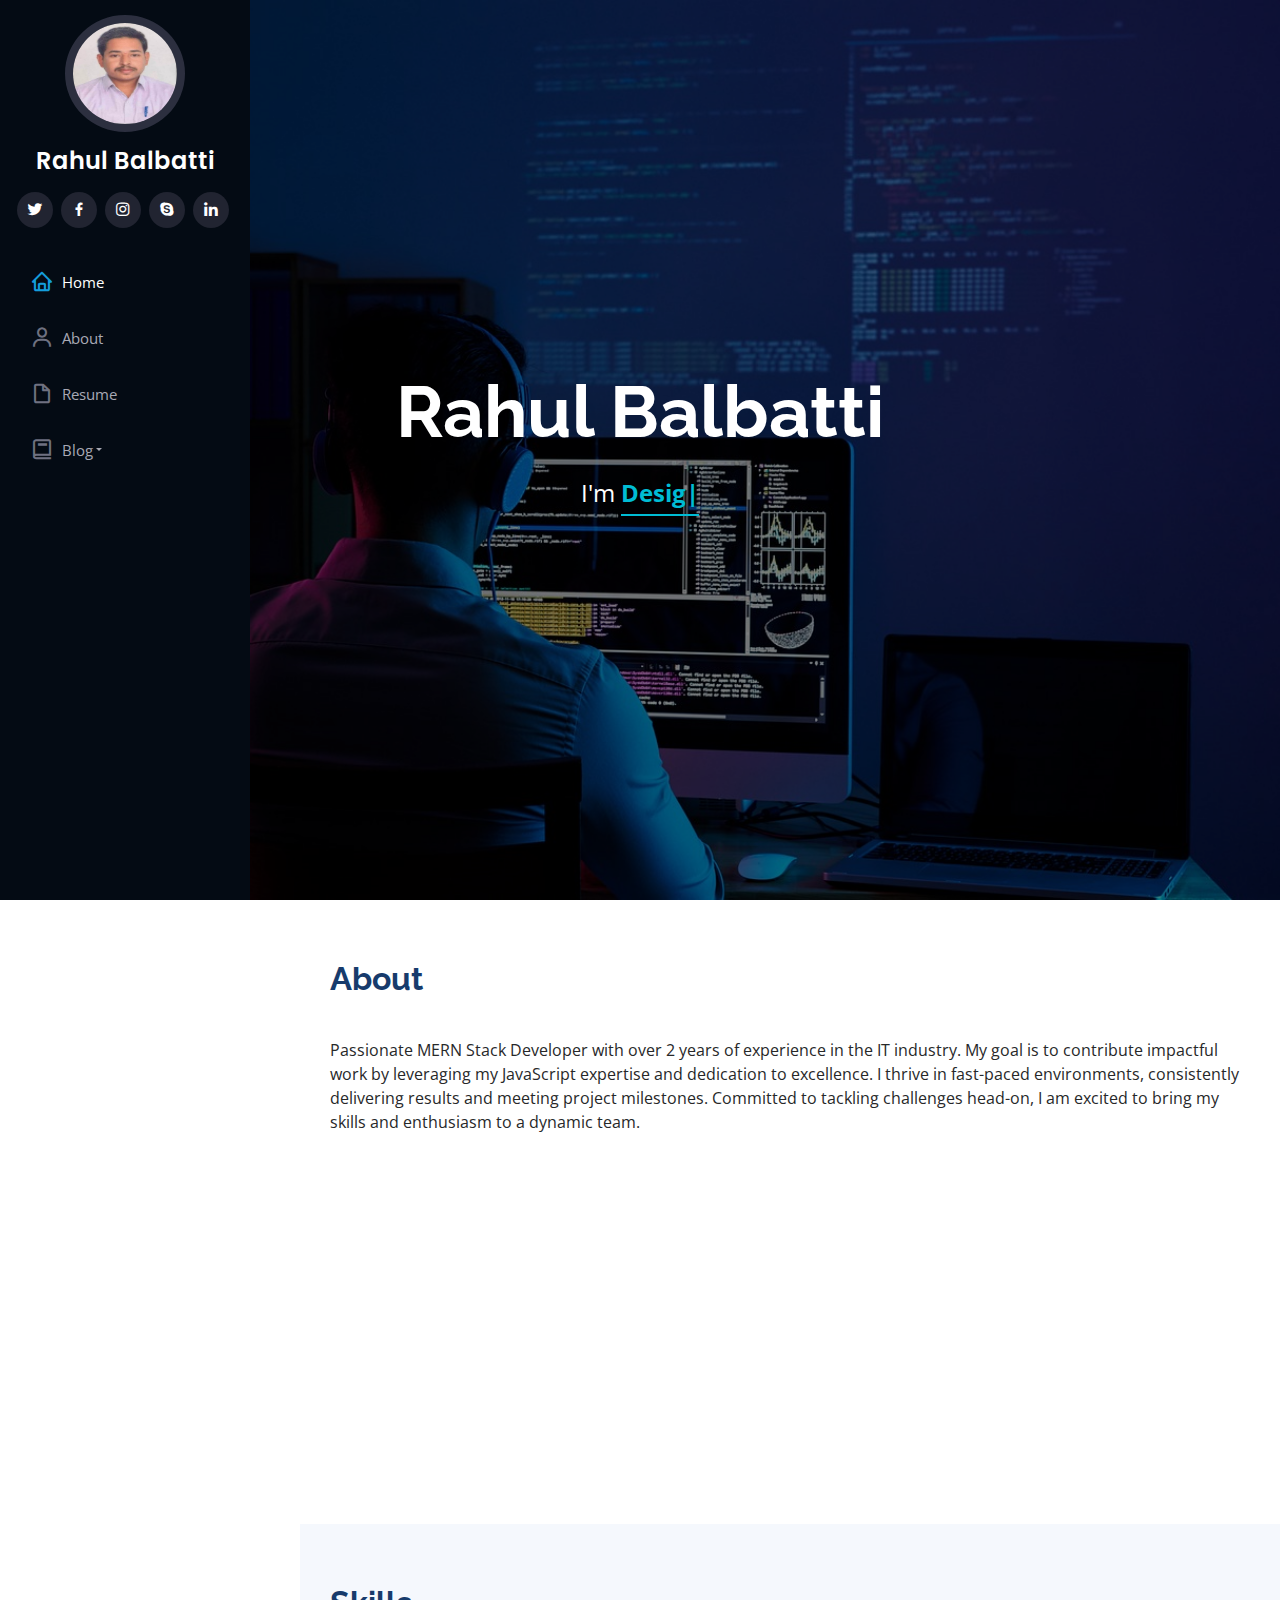
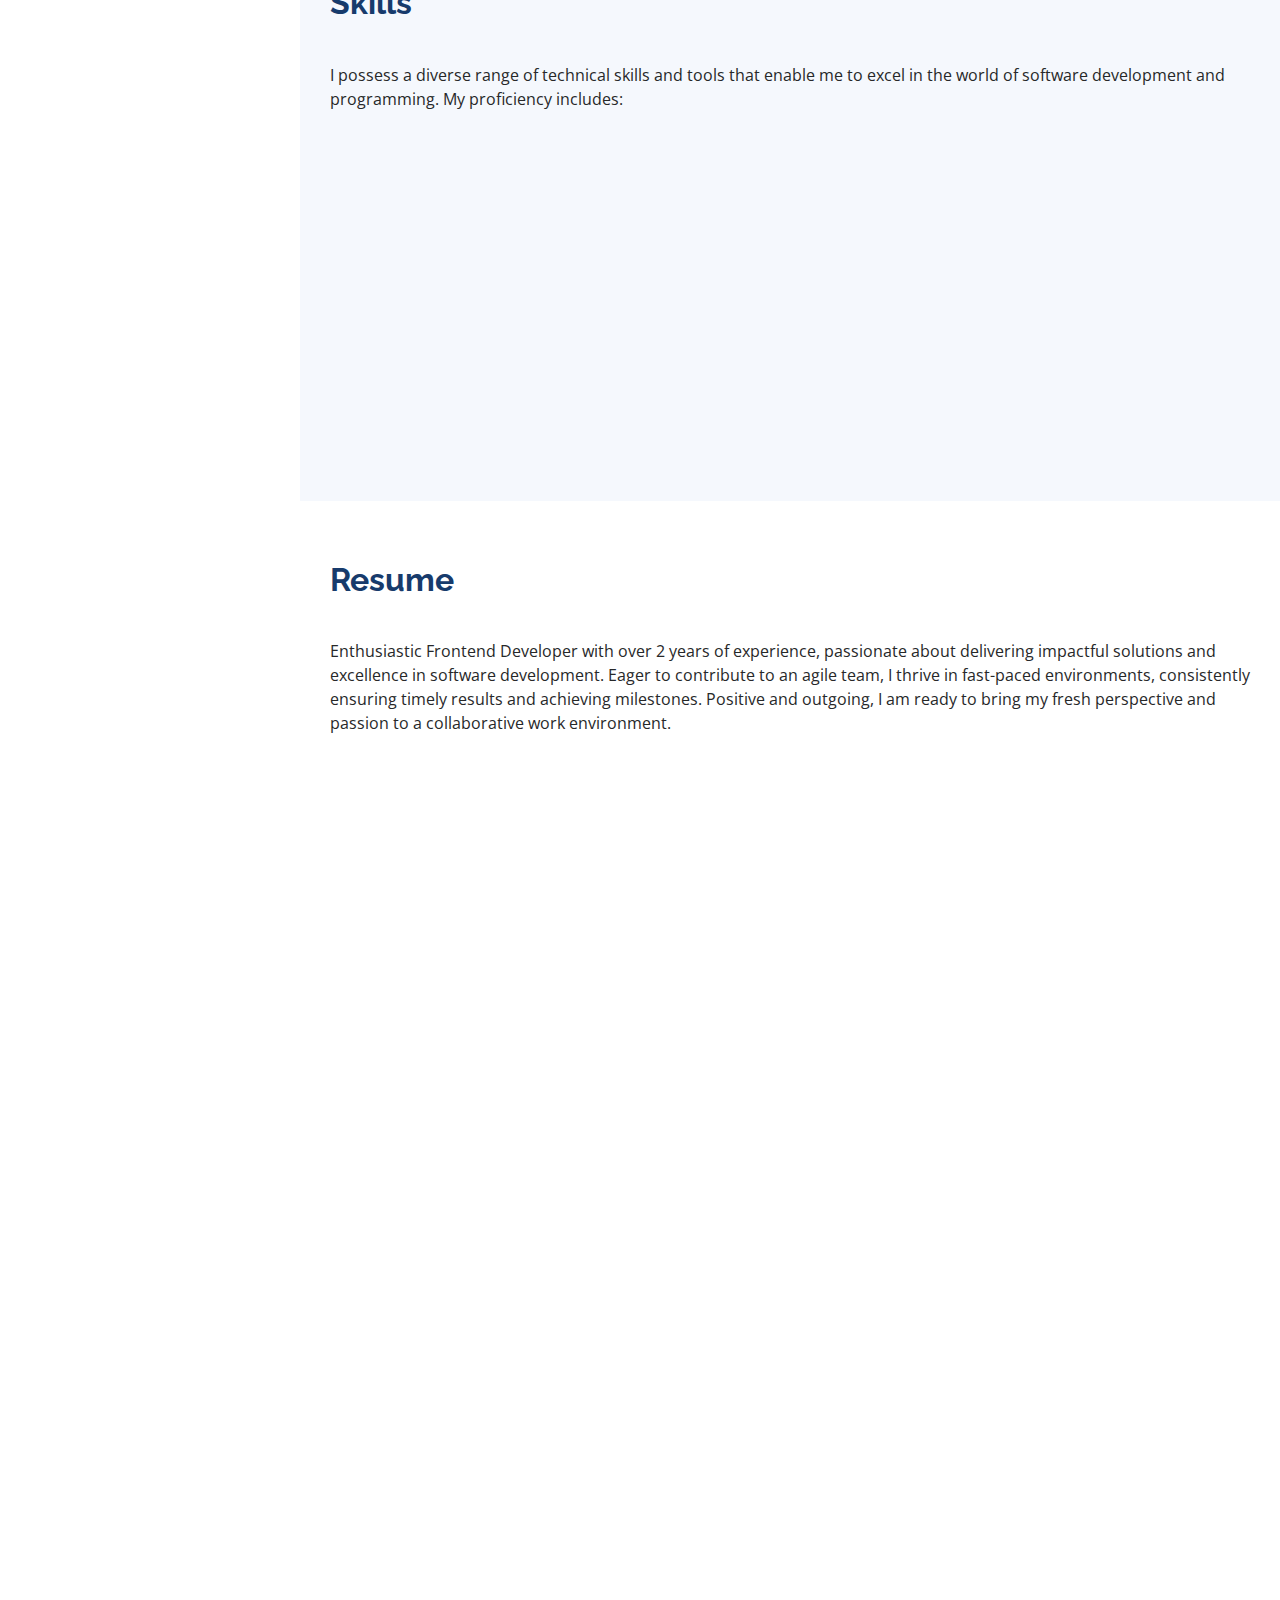
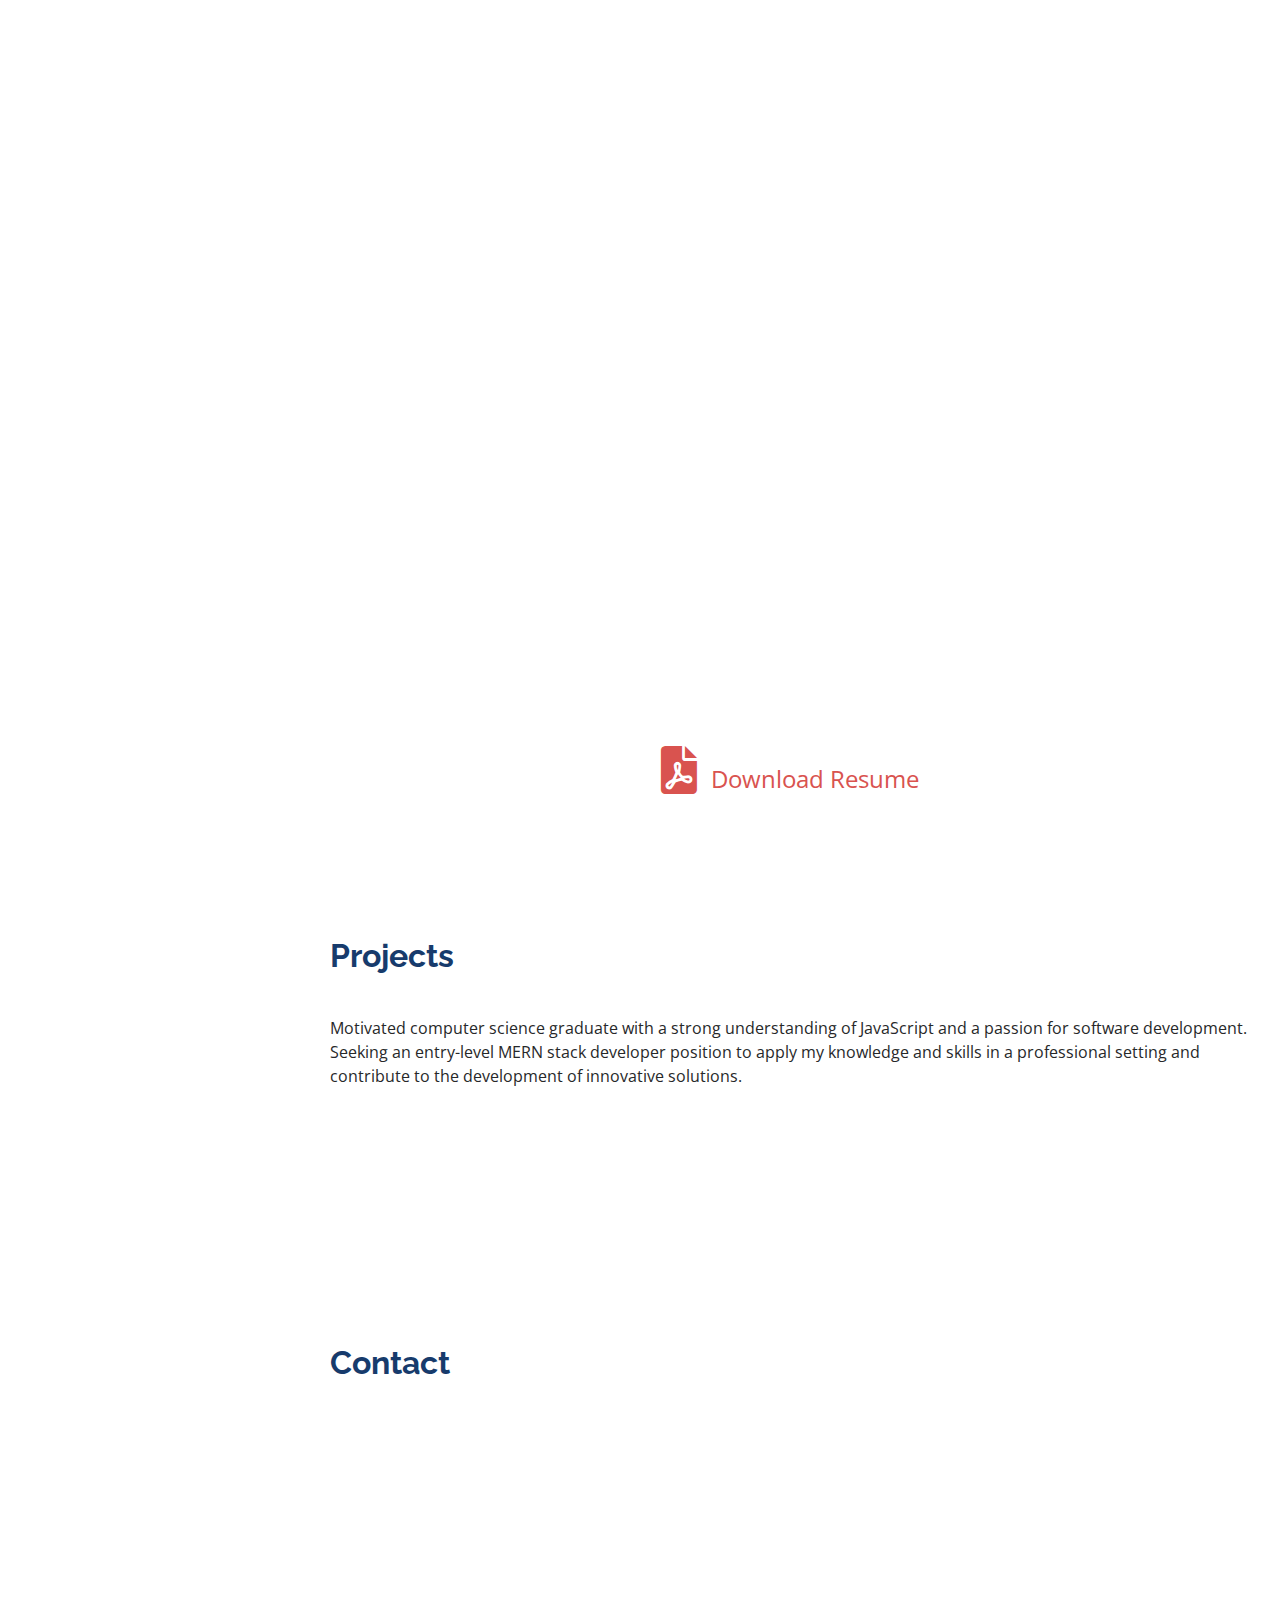
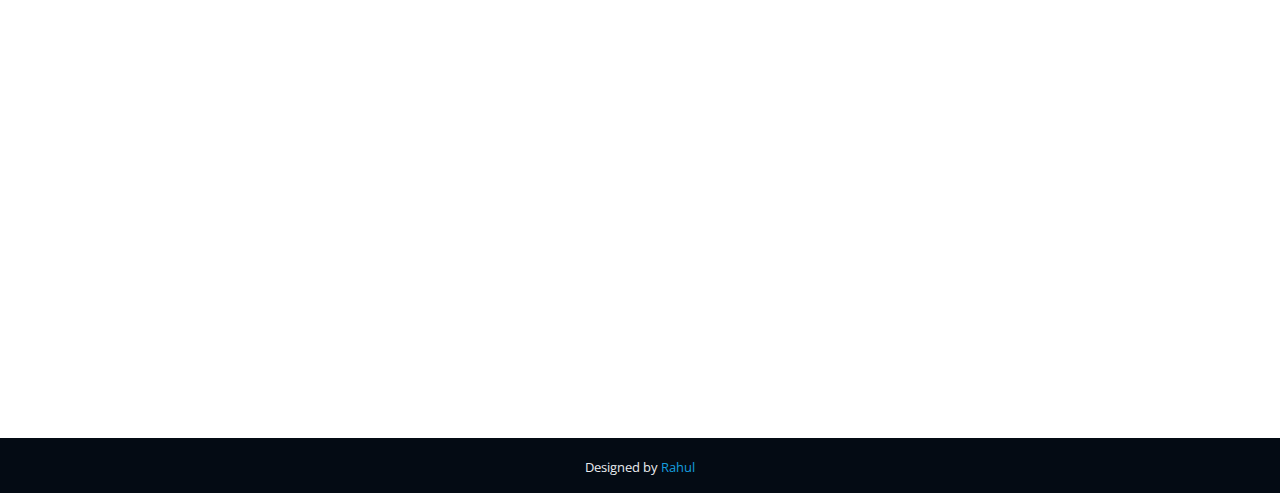
<file: index.html>
<!DOCTYPE html>
<html lang="en">

<head>
  <meta charset="utf-8">
  <meta content="width=device-width, initial-scale=1.0" name="viewport">

  <title>My Portfolio</title>
  <meta content="" name="description">
  <meta content="" name="keywords">

  <!-- Favicons -->
  <link href="assets/img/images.png" rel="icon">
  <link href="assets/img/apple-touch-icon.png" rel="apple-touch-icon">

  <!-- Google Fonts -->
  <link href="https://fonts.googleapis.com/css?family=Open+Sans:300,300i,400,400i,600,600i,700,700i|Raleway:300,300i,400,400i,500,500i,600,600i,700,700i|Poppins:300,300i,400,400i,500,500i,600,600i,700,700i" rel="stylesheet">

  <!-- Vendor CSS Files -->
  <link href="assets/vendor/aos/aos.css" rel="stylesheet">
  <link href="assets/vendor/bootstrap/css/bootstrap.min.css" rel="stylesheet">
  <link href="assets/vendor/bootstrap-icons/bootstrap-icons.css" rel="stylesheet">
  <link href="assets/vendor/boxicons/css/boxicons.min.css" rel="stylesheet">
  <link href="assets/vendor/glightbox/css/glightbox.min.css" rel="stylesheet">
  <link href="assets/vendor/swiper/swiper-bundle.min.css" rel="stylesheet">
  <link rel="stylesheet" href="https://cdnjs.cloudflare.com/ajax/libs/font-awesome/6.0.0-beta3/css/all.min.css">
  <!-- Template Main CSS File -->
  <link href="assets/css/style.css" rel="stylesheet">

  <!-- =======================================================
  * Template Name: iPortfolio
  * Updated: Sep 18 2023 with Bootstrap v5.3.2
  * Template URL: https://bootstrapmade.com/iportfolio-bootstrap-portfolio-websites-template/
  * Author: BootstrapMade.com
  * License: https://bootstrapmade.com/license/
  ======================================================== -->
</head>

<body>

  <!-- ======= Mobile nav toggle button ======= -->
  <i class="bi bi-list mobile-nav-toggle d-xl-none"></i>

  <!-- ======= Header ======= -->
  <header id="header">
    <div class="d-flex flex-column">
  
      <div class="profile">
        <img src="assets/img/imresizer-1695233590816.jpg" alt="" class="img-fluid rounded-circle">
        <h1 class="text-light"><a href="index.html">Rahul Balbatti</a></h1>
        <div class="social-links mt-3 text-center">
          <a href="#" class="twitter"><i class="bx bxl-twitter"></i></a>
          <a href="#" class="facebook"><i class="bx bxl-facebook"></i></a>
          <a href="#" class="instagram"><i class="bx bxl-instagram"></i></a>
          <a href="#" class="google-plus"><i class="bx bxl-skype"></i></a>
          <a href="https://www.linkedin.com/in/rahul3232" class="linkedin"><i class="bx bxl-linkedin"></i></a>
        </div>
      </div>
  
      <nav id="navbar" class="nav-menu navbar">
        <ul>
          <li><a href="#hero" class="nav-link scrollto active"><i class="bx bx-home"></i> <span>Home</span></a></li>
          <li><a href="#about" class="nav-link scrollto"><i class="bx bx-user"></i> <span>About</span></a></li>
          <li><a href="#resume" class="nav-link scrollto"><i class="bx bx-file-blank"></i> <span>Resume</span></a></li>
          <!-- <li><a href="#portfolio" class="nav-link scrollto"><i class="bx bx-book-content"></i> <span>Portfolio</span></a></li> -->
          <!-- <li><a href="#services" class="nav-link scrollto"><i class="bx bx-server"></i> <span>Services</span></a></li>
          <li><a href="#contact" class="nav-link scrollto"><i class="bx bx-envelope"></i> <span>Contact</span></a></li> -->
          <li class="nav-item dropdown">
            <a class="nav-link dropdown-toggle" href="#" id="blogDropdown" role="button" data-toggle="dropdown" aria-haspopup="true" aria-expanded="false">
              <i class="bx bx-book"></i> <span>Blog</span>
            </a>
            <div class="dropdown-menu" aria-labelledby="blogDropdown">
              <!-- <a class="dropdown-item" href="#java">Java</a> -->
              <a class="dropdown-item" href="./Blog/html.html">HTML</a>
              <a class="dropdown-item" href="./Blog/css.html">CSS</a>
              <a class="dropdown-item" href="./Blog/javascript.html">JavaScript</a>
              <a class="dropdown-item " href="./Blog/redux.html">React</a>
              <a class="dropdown-item " href="./Blog/react.html">Redux</a>
            </div>
          </li>
        </ul>
      </nav><!-- .nav-menu -->
    </div>
  </header>  
  <!-- End Header -->

  <!-- ======= Hero Section ======= -->
  <section id="hero" class="d-flex flex-column justify-content-center align-items-center">
    <div class="hero-container" data-aos="fade-in">
      <h1>Rahul Balbatti</h1>
      <p>I'm <span class="typed" data-typed-items="Designer, Developer, Freelancer"></span></p>
    </div>
  </section><!-- End Hero -->

  <main id="main">

    <!-- ======= About Section ======= -->
    <section id="about" class="about">
      <div class="container">

        <div class="section-title">
          <h2>About</h2>
          <p>Passionate MERN Stack Developer with over 2 years of experience in the IT industry. My goal is to contribute impactful work by leveraging my JavaScript expertise and dedication to excellence. I thrive in fast-paced environments, consistently delivering results and meeting project milestones. Committed to tackling challenges head-on, I am excited to bring my skills and enthusiasm to a dynamic team. </p>
        </div>

        <div class="row">
          <div class="col-lg-4" data-aos="fade-right">
            <div class="image-container">
              <img src="assets/img/profile-img1.jpeg" class="img-fluid" alt="Profile Image">
            </div>
          </div>
          
          <div class="col-lg-8 pt-4 pt-lg-0 content" data-aos="fade-left">
            <h3> Web Application Developer</h3></BR>
            <p class="fst-italic">
              <!-- ಕಾಯಕವೆ ಕೈಲಾಸ Kayakave Kailasa -->
            </p>
            <div class="row">
              <div class="col-lg-6">
                <ul>
                  <li><i class="bi bi-chevron-right"></i> <strong>Birthday:</strong> <span>1 AUG 1999</span></li>
                  <li><i class="bi bi-chevron-right"></i> <strong>Website:</strong> <span>https://rahul8366.github.io/portfolio/</span></li>
                  <li><i class="bi bi-chevron-right"></i> <strong>Phone:</strong> <span>+91 7892556398</span></li>
                  <li><i class="bi bi-chevron-right"></i> <strong>City:</strong> <span>Bengaluru karnataka, INDIA></li>
                </ul>
              </div>
              <div class="col-lg-6">
                <ul>
                  <li><i class="bi bi-chevron-right"></i> <strong>Age:</strong> <span>24</span></li>
                  <li><i class="bi bi-chevron-right"></i> <strong>Degree:</strong> <span>MCA</span></li>
                  <li><i class="bi bi-chevron-right"></i> <strong>Email:</strong> <span>balbattirahul@gmail.com</span></li>
                  <li><i class="bi bi-chevron-right"></i> <strong>Freelance:</strong> <span>Available</span></li>
                </ul>
              </div>
            </div>
            <p>
              <!-- ಕಾಯಕವೆ ಕೈಲಾಸ Kayakave Kailasa. -->
            </p>
          </div>
        </div>
      </div>
    </section><!-- End About Section -->

  

    <!-- ======= Skills Section ======= -->
    <section id="skills" class="skills section-bg">
      <div class="container">

        <div class="section-title">
          <h2>Skills</h2>
          <p>I possess a diverse range of technical skills and tools that enable me to excel in the world of software development and programming. My proficiency includes:</p>
        </div>

        <div class="row skills-content">

          <div class="col-lg-6" data-aos="fade-up">

            <div class="progress">
              <span class="skill">HTML <i class="val">90%</i></span>
              <div class="progress-bar-wrap">
                <div class="progress-bar" role="progressbar" aria-valuenow="90" aria-valuemin="0" aria-valuemax="100"></div>
              </div>
            </div>

            <div class="progress">
              <span class="skill">CSS <i class="val">90%</i></span>
              <div class="progress-bar-wrap">
                <div class="progress-bar" role="progressbar" aria-valuenow="90" aria-valuemin="0" aria-valuemax="100"></div>
              </div>
            </div>

            <div class="progress">
              <span class="skill">Javascript <i class="val">85%</i></span>
              <div class="progress-bar-wrap">
                <div class="progress-bar" role="progressbar" aria-valuenow="85" aria-valuemin="0" aria-valuemax="100"></div>
              </div>
            </div>
            <div class="progress">
              <span class="skill">React JS<i class="val">90%</i></span>
              <div class="progress-bar-wrap">
                <div class="progress-bar" role="progressbar" aria-valuenow="90" aria-valuemin="0" aria-valuemax="100"></div>
              </div>
            </div>
            <div class="progress">
              <span class="skill">Redux<i class="val">70%</i></span>
              <div class="progress-bar-wrap">
                <div class="progress-bar" role="progressbar" aria-valuenow="70" aria-valuemin="0" aria-valuemax="100"></div>
              </div>
            </div>
            
          </div>

          <div class="col-lg-6" data-aos="fade-up" data-aos-delay="100">

            <div class="progress">
              <span class="skill"> MERN <i class="val">90%</i></span>
              <div class="progress-bar-wrap">
                <div class="progress-bar" role="progressbar" aria-valuenow="90" aria-valuemin="0" aria-valuemax="100"></div>
              </div>
            </div>

            <div class="progress">
              <span class="skill">Node JS<i class="val">90%</i></span>
              <div class="progress-bar-wrap">
                <div class="progress-bar" role="progressbar" aria-valuenow="90" aria-valuemin="0" aria-valuemax="100"></div>
              </div>
            </div>
            <div class="progress">
              <span class="skill">Express JS<i class="val">90%</i></span>
              <div class="progress-bar-wrap">
                <div class="progress-bar" role="progressbar" aria-valuenow="90" aria-valuemin="0" aria-valuemax="100"></div>
              </div>
            </div>
            <div class="progress">
              <span class="skill">Bootstrap<i class="val">90%</i></span>
              <div class="progress-bar-wrap">
                <div class="progress-bar" role="progressbar" aria-valuenow="90" aria-valuemin="0" aria-valuemax="100"></div>
              </div>
            </div>
            <div class="progress">
              <span class="skill">Tailwind CSS<i class="val">70%</i></span>
              <div class="progress-bar-wrap">
                <div class="progress-bar" role="progressbar" aria-valuenow="70" aria-valuemin="0" aria-valuemax="100"></div>
              </div>
            </div>
          </div>

        </div>

      </div>
    </section><!-- End Skills Section -->

    <!-- ======= Resume Section ======= -->
    <section id="resume" class="resume">
      <div class="container">

        <div class="section-title">
          <h2>Resume</h2>
          <p>Enthusiastic Frontend Developer with over 2 years of experience, passionate about delivering impactful solutions and excellence in software development. Eager to contribute to an agile team, I thrive in fast-paced environments, consistently ensuring timely results and achieving milestones. Positive and outgoing, I am ready to bring my fresh perspective and passion to a collaborative work environment.</p>
        </div>

        <div class="row">
          <div class="col-lg-6" data-aos="fade-up">
            <h3 class="resume-title">Sumary</h3>
            <div class="resume-item pb-0">
              <h4>Rahul</h4>
              <p><em>I am a skilled and dedicated Frontend Developer with over 2 years of experience in building dynamic web applications. With a strong focus on Java, I specialize in creating efficient solutions using technologies such as JSP, Servlets, Spring Boot, and Hibernate. Additionally, I have extensive experience with React.js, allowing me to craft robust, user-friendly front-end interfaces that enhance the overall user experience. </em></p>
              <ul>
                <li>Bengalore Basavangudi </li>
                <li>(+91) 7892556398</li>
                <li>balbattirahul@gmail.com</li>
              </ul>
            </div>

            <h3 class="resume-title">Education</h3>
            <div class="resume-item">
              <h4>Masters of Computer Application </h4>
              <h5>2020 - 2022</h5>
              <p><em>Karnataka University, Dharwad, Karnataka</em></p>
              <p>Percentage – 73%</p>
            </div>
            <div class="resume-item">
              <h4>Bachelor of Computer Application</h4>
              <h5>2018 - 2020</h5>
              <p><em>Vivekananda Institute of Management, Gulbarga, Karnataka</em></p>
              <p>Percentage – 71%</p>
            </div>
            <div class="resume-item">
              <h4>PUC</h4>
              <h5>2015 - 2017</h5>
              <p><em>Sarvajna PU College, Gulbarga, Karnataka</em></p>
              <p>Percentage – 51%</p>
            </div>
            <div class="resume-item">
              <h4>SSLC</h4>
              <h5>2014 - 2015</h5>
              <p><em>HKE Society's High School, Rudrawadi, Karnataka</em></p>
              <p>Percentage – 78.00%</p>
            </div>
            <h3 class="resume-title">SKILLS</h3>
            <div class="resume-item">
              <p><em>Skilled in MERN (MongoDB, Express.js, React.js, Node.js) stack development, proficient in HTML and CSS for responsive web design</em></p>
              <p><em>Experienced in both front-end and back-end development, with a strong foundation in web development principles.</em></p>
              <p><em>Versatile full-stack developer adept at creating dynamic, user-friendly web applications.</em></p>
              <p><em>Skilled Java Full Stack Developer adept at leveraging Java technologies for both backend and frontend development.</em></p>
              
            </div>
          </div>
          <div class="col-lg-6" data-aos="fade-up" data-aos-delay="100">
            <h3 class="resume-title">EXPERIENCE</h3>
            <div class="resume-item">
              <h4>White Horse Technologies Private Limited, Bangalore</h4>
              <h5>Frontend Developer</h5>
              <p><em>Aug 2022 – Present</em></p>
              <ul>
                <li>Developed and optimized responsive UI components for 
                  eCommerce applications using React.js and Bootstrap, 
                  achieving a 20% reduction in load times.
                  </li>
                <li>Enhanced user engagement by seamlessly integrating API 
                  flows between front-end and back-end systems, improving 
                  overall application functionality.
                </li>
                <li>Designed and implemented interactive features that 
                  enhanced the user interface, driving conversion rates for 
                  eCommerce platforms.</li>
                <!-- <li></li> -->
              </ul>
            </div>
            <!-- <div class="resume-item">
              <h4>Stockxbid Technologies Private Limited</h4>
              <h5>Software Engineer Intern</h5> -->
              <!-- <p><em>Jspiders Training Institute/Bengaluru, Karnataka</em></p> -->
              <!-- <ul>
                <li>Collaborate with cross-functional teams to design, develop, and maintain responsive and user-friendly e-commerce frontend applications.</li>
                <li>Implement and maintain features using React.js and Redux for optimal performance and scalability. </li>
                <li>Excellent problem-solving skills and attention to detail </li> -->
                <!-- <li>I am committed to producing a fully functional and user-friendly web application that reflects my dedication to excellence and my eagerness to contribute to the field.</li> -->
              <!-- </ul> -->
            <!-- </div> -->
            <h3 class="resume-title">PROJECTS</h3>
            <div class="resume-item">
              <h4>E-commerce Project</h4>
              <h5> DREAM PAIRS</h5>
              <!-- <p><em>No Experion</em></p> -->
              <ul>
                <li> Dream Pairs is a dynamic eCommerce platform pecifically 
                  designed for footwear. The project focuses on providing 
                  users with an engaging and seamless shopping experience 
                  through modern technologies and user-centric design.</li>
                  <h5>Technology used :</h5>
                <li> React.js, Redux, TypeScript, Git, HTML5 
                  & CSS3, Bootstrap & Tailwind CSS
                </li>
                <h5>Project Description :</h5>
                <li> Developed a dynamic eCommerce platform for footwear, 
                  enhancing user experience with responsive design and 
                  intuitive navigation.</li>
                <li>Implemented product categorization and a streamlined 
                  shopping cart, incorporating promotional discounts and 
                  customer rewards</li>
                  <li> Collaborated on product pages featuring detailed 
                    descriptions and customer reviews, optimizing for mobile 
                    responsiveness and cross-browser compatibility.</li>
                    <li>Analyzed user feedback and site analytics to continuously 
                      improve functionality and aesthetics, leading to increased 
                      customer engagement and sales.</li>
              </ul>
              <h4>Student Management System</h4>
              <!-- <p><em>No Experion</em></p> -->
              <ul>
                <li>Developed a Student Management System that provides a 
                  seamless end-to-end solution for student lifecycle 
                  management within educational institutions.</li>
                <li> Designed a scalable and responsive system that adapts to 
                  various screen sizes and can accommodate future expansions.
                </li>
                <li> Integrated real-time analytics and reporting features, 
                  providing administrators and teachers with valuable insights 
                  into student performance and attendance.</li>
                <!-- <li></li> -->
              </ul>
            </div>
          </div>
        </div>

        <!-- Download Resume Section -->
<div class="download-resume">
  <a href="./Rahul.pdf" download="resume.pdf" title="Download Resume">
      <i class="fas fa-file-pdf fa-2x"></i> Download Resume
  </a>
</div>

      </div>
    </section><!-- End Resume Section -->


      <!-- ======= Facts Section ======= -->
      <section id="facts" class="facts">
        <div class="container">
  
          <div class="section-title">
            <h2>Projects</h2>
             <p>Motivated computer science graduate with a strong understanding of JavaScript and a passion for software development. Seeking an entry-level MERN stack developer position to apply my knowledge and skills in a professional setting and contribute to the development of innovative solutions.</p>
          </div>
  
          <div class="row no-gutters">
  
            <!-- <div class="col-lg-3 col-md-6 d-md-flex align-items-md-stretch" data-aos="fade-up">
              <div class="count-box">
                <i class="bi bi-emoji-smile"></i>
                <span data-purecounter-start="0" data-purecounter-end="2" data-purecounter-duration="1" class="purecounter"></span>
                <p><strong>Happy Clients</strong> consequuntur quae</p>
              </div>
            </div> -->
  
            <div class="col-lg-3 col-md-6 d-md-flex align-items-md-stretch" data-aos="fade-up" data-aos-delay="100">
              <a href="https://github.com/Rahul8366" target="_blank" rel="noopener noreferrer">
                <div class="count-box">
                  <i class="bi bi-journal-richtext"></i>
                  <span data-purecounter-start="0" data-purecounter-end="5" data-purecounter-duration="1" class="purecounter"></span>
                  <p><strong>Projects</strong> </p>
                </div>
              </a>
            </div>
            
  
            <!-- <div class="col-lg-3 col-md-6 d-md-flex align-items-md-stretch" data-aos="fade-up" data-aos-delay="200">
              <div class="count-box">
                <i class="bi bi-headset"></i>
                <span data-purecounter-start="0" data-purecounter-end="1453" data-purecounter-duration="1" class="purecounter"></span>
                <p><strong>Hours Of Support</strong> aut commodi quaerat</p>
              </div>
            </div>
  
            <div class="col-lg-3 col-md-6 d-md-flex align-items-md-stretch" data-aos="fade-up" data-aos-delay="300">
              <div class="count-box">
                <i class="bi bi-people"></i>
                <span data-purecounter-start="0" data-purecounter-end="32" data-purecounter-duration="1" class="purecounter"></span>
                <p><strong>Hard Workers</strong> rerum asperiores dolor</p>
              </div>
            </div> -->
  
          </div>
  
        </div>
      </section><!-- End Facts Section -->

    <!-- ======= Portfolio Section ======= -->
    <!-- <section id="portfolio" class="portfolio section-bg">
      <div class="container">

        <div class="section-title">
          <h2>Portfolio</h2>
          <p>Showcase screenshots or links to web applications you've developed. Provide a brief description of each project, including its purpose, the technologies used (e.g., HTML, CSS, Bootstrap, frameworks like SpringBoot or React js), and any special features or challenges you tackled.</p>
        </div>

        <div class="row" data-aos="fade-up">
          <div class="col-lg-12 d-flex justify-content-center">
            <ul id="portfolio-flters">
              <li data-filter="*" class="filter-active">All</li>
              <li data-filter=".filter-app">App</li>
              <li data-filter=".filter-card">Card</li>
              <li data-filter=".filter-web">Web</li>
            </ul>
          </div>
        </div>

        <div class="row portfolio-container" data-aos="fade-up" data-aos-delay="100">

          <div class="col-lg-4 col-md-6 portfolio-item filter-app">
            <div class="portfolio-wrap">
              <img src="assets/img/portfolio/portfolio-1.jpg" class="img-fluid" alt="">
              <div class="portfolio-links">
                <a href="assets/img/portfolio/portfolio-1.jpg" data-gallery="portfolioGallery" class="portfolio-lightbox" title="App 1"><i class="bx bx-plus"></i></a>
                <a href="portfolio-details.html" title="More Details"><i class="bx bx-link"></i></a>
              </div>
            </div>
          </div>

          <div class="col-lg-4 col-md-6 portfolio-item filter-web">
            <div class="portfolio-wrap">
              <img src="assets/img/portfolio/portfolio-2.jpg" class="img-fluid" alt="">
              <div class="portfolio-links">
                <a href="assets/img/portfolio/portfolio-2.jpg" data-gallery="portfolioGallery" class="portfolio-lightbox" title="Web 3"><i class="bx bx-plus"></i></a>
                <a href="portfolio-details.html" title="More Details"><i class="bx bx-link"></i></a>
              </div>
            </div>
          </div>

          <div class="col-lg-4 col-md-6 portfolio-item filter-app">
            <div class="portfolio-wrap">
              <img src="assets/img/portfolio/portfolio-3.jpg" class="img-fluid" alt="">
              <div class="portfolio-links">
                <a href="assets/img/portfolio/portfolio-3.jpg" data-gallery="portfolioGallery" class="portfolio-lightbox" title="App 2"><i class="bx bx-plus"></i></a>
                <a href="portfolio-details.html" title="More Details"><i class="bx bx-link"></i></a>
              </div>
            </div>
          </div>

          <div class="col-lg-4 col-md-6 portfolio-item filter-card">
            <div class="portfolio-wrap">
              <img src="assets/img/portfolio/portfolio-4.jpg" class="img-fluid" alt="">
              <div class="portfolio-links">
                <a href="assets/img/portfolio/portfolio-4.jpg" data-gallery="portfolioGallery" class="portfolio-lightbox" title="Card 2"><i class="bx bx-plus"></i></a>
                <a href="portfolio-details.html" title="More Details"><i class="bx bx-link"></i></a>
              </div>
            </div>
          </div>

          <div class="col-lg-4 col-md-6 portfolio-item filter-web">
            <div class="portfolio-wrap">
              <img src="assets/img/portfolio/portfolio-5.jpg" class="img-fluid" alt="">
              <div class="portfolio-links">
                <a href="assets/img/portfolio/portfolio-5.jpg" data-gallery="portfolioGallery" class="portfolio-lightbox" title="Web 2"><i class="bx bx-plus"></i></a>
                <a href="portfolio-details.html" title="More Details"><i class="bx bx-link"></i></a>
              </div>
            </div>
          </div>

          <div class="col-lg-4 col-md-6 portfolio-item filter-app">
            <div class="portfolio-wrap">
              <img src="assets/img/portfolio/portfolio-6.jpg" class="img-fluid" alt="">
              <div class="portfolio-links">
                <a href="assets/img/portfolio/portfolio-6.jpg" data-gallery="portfolioGallery" class="portfolio-lightbox" title="App 3"><i class="bx bx-plus"></i></a>
                <a href="portfolio-details.html" title="More Details"><i class="bx bx-link"></i></a>
              </div>
            </div>
          </div>

          <div class="col-lg-4 col-md-6 portfolio-item filter-card">
            <div class="portfolio-wrap">
              <img src="assets/img/portfolio/portfolio-7.jpg" class="img-fluid" alt="">
              <div class="portfolio-links">
                <a href="assets/img/portfolio/portfolio-7.jpg" data-gallery="portfolioGallery" class="portfolio-lightbox" title="Card 1"><i class="bx bx-plus"></i></a>
                <a href="portfolio-details.html" title="More Details"><i class="bx bx-link"></i></a>
              </div>
            </div>
          </div>

          <div class="col-lg-4 col-md-6 portfolio-item filter-card">
            <div class="portfolio-wrap">
              <img src="assets/img/portfolio/portfolio-8.jpg" class="img-fluid" alt="">
              <div class="portfolio-links">
                <a href="assets/img/portfolio/portfolio-8.jpg" data-gallery="portfolioGallery" class="portfolio-lightbox" title="Card 3"><i class="bx bx-plus"></i></a>
                <a href="portfolio-details.html" title="More Details"><i class="bx bx-link"></i></a>
              </div>
            </div>
          </div>

          <div class="col-lg-4 col-md-6 portfolio-item filter-web">
            <div class="portfolio-wrap">
              <img src="assets/img/portfolio/portfolio-9.jpg" class="img-fluid" alt="">
              <div class="portfolio-links">
                <a href="assets/img/portfolio/portfolio-9.jpg" data-gallery="portfolioGallery" class="portfolio-lightbox" title="Web 3"><i class="bx bx-plus"></i></a>
                <a href="portfolio-details.html" title="More Details"><i class="bx bx-link"></i></a>
              </div>
            </div>
          </div>

        </div>

      </div>
    </section>End Portfolio Section -->

    <!-- ======= Services Section ======= -->
    <!-- <section id="services" class="services">
      <div class="container"> -->

        <!-- <div class="section-title">
          <h2>Services</h2>
          <p>Expert in building robust and scalable backend solutions using Spring Boot.
            Rapidly develop and deploy Java-based web applications with efficient and lightweight microservices architecture.
            Utilize Spring Security for implementing authentication and authorization layers.</p>
        </div> -->

        <!-- <div class="row">
          <div class="col-lg-4 col-md-6 icon-box" data-aos="fade-up">
            <div class="icon"><i class="bi bi-briefcase"></i></div>
            <h4 class="title"><a href="">Lorem Ipsum</a></h4>
            <p class="description">Voluptatum deleniti atque corrupti quos dolores et quas molestias excepturi sint occaecati cupiditate non provident</p>
          </div>
          <div class="col-lg-4 col-md-6 icon-box" data-aos="fade-up" data-aos-delay="100">
            <div class="icon"><i class="bi bi-card-checklist"></i></div>
            <h4 class="title"><a href="">Dolor Sitema</a></h4>
            <p class="description">Minim veniam, quis nostrud exercitation ullamco laboris nisi ut aliquip ex ea commodo consequat tarad limino ata</p>
          </div>
          <div class="col-lg-4 col-md-6 icon-box" data-aos="fade-up" data-aos-delay="200">
            <div class="icon"><i class="bi bi-bar-chart"></i></div>
            <h4 class="title"><a href="">Sed ut perspiciatis</a></h4>
            <p class="description">Duis aute irure dolor in reprehenderit in voluptate velit esse cillum dolore eu fugiat nulla pariatur</p>
          </div>
          <div class="col-lg-4 col-md-6 icon-box" data-aos="fade-up" data-aos-delay="300">
            <div class="icon"><i class="bi bi-binoculars"></i></div>
            <h4 class="title"><a href="">Magni Dolores</a></h4>
            <p class="description">Excepteur sint occaecat cupidatat non proident, sunt in culpa qui officia deserunt mollit anim id est laborum</p>
          </div>
          <div class="col-lg-4 col-md-6 icon-box" data-aos="fade-up" data-aos-delay="400">
            <div class="icon"><i class="bi bi-brightness-high"></i></div>
            <h4 class="title"><a href="">Nemo Enim</a></h4>
            <p class="description">At vero eos et accusamus et iusto odio dignissimos ducimus qui blanditiis praesentium voluptatum deleniti atque</p>
          </div>
          <div class="col-lg-4 col-md-6 icon-box" data-aos="fade-up" data-aos-delay="500">
            <div class="icon"><i class="bi bi-calendar4-week"></i></div>
            <h4 class="title"><a href="">Eiusmod Tempor</a></h4>
            <p class="description">Et harum quidem rerum facilis est et expedita distinctio. Nam libero tempore, cum soluta nobis est eligendi</p>
          </div>
        </div> -->

      <!-- </div>
    </section> -->
    <!-- End Services Section -->

    <!-- ======= Testimonials Section ======= -->
    <!-- <section id="testimonials" class="testimonials section-bg">
      <div class="container">

        <div class="section-title">
          <h2>Testimonials</h2>
          <p>Magnam dolores commodi suscipit. Necessitatibus eius consequatur ex aliquid fuga eum quidem. Sit sint consectetur velit. Quisquam quos quisquam cupiditate. Et nemo qui impedit suscipit alias ea. Quia fugiat sit in iste officiis commodi quidem hic quas.</p>
        </div>

        <div class="testimonials-slider swiper" data-aos="fade-up" data-aos-delay="100">
          <div class="swiper-wrapper">

            <div class="swiper-slide">
              <div class="testimonial-item" data-aos="fade-up">
                <p>
                  <i class="bx bxs-quote-alt-left quote-icon-left"></i>
                  Proin iaculis purus consequat sem cure digni ssim donec porttitora entum suscipit rhoncus. Accusantium quam, ultricies eget id, aliquam eget nibh et. Maecen aliquam, risus at semper.
                  <i class="bx bxs-quote-alt-right quote-icon-right"></i>
                </p>
                <img src="assets/img/testimonials/testimonials-1.jpg" class="testimonial-img" alt="">
                <h3>Saul Goodman</h3>
                <h4>Ceo &amp; Founder</h4>
              </div>
            </div> -->
            <!-- End testimonial item -->

            <!-- <div class="swiper-slide">
              <div class="testimonial-item" data-aos="fade-up" data-aos-delay="100">
                <p>
                  <i class="bx bxs-quote-alt-left quote-icon-left"></i>
                  Export tempor illum tamen malis malis eram quae irure esse labore quem cillum quid cillum eram malis quorum velit fore eram velit sunt aliqua noster fugiat irure amet legam anim culpa.
                  <i class="bx bxs-quote-alt-right quote-icon-right"></i>
                </p>
                <img src="assets/img/testimonials/testimonials-2.jpg" class="testimonial-img" alt="">
                <h3>Sara Wilsson</h3>
                <h4>Designer</h4>
              </div>
            </div> -->
            <!-- End testimonial item -->

            <!-- <div class="swiper-slide">
              <div class="testimonial-item" data-aos="fade-up" data-aos-delay="200">
                <p>
                  <i class="bx bxs-quote-alt-left quote-icon-left"></i>
                  Enim nisi quem export duis labore cillum quae magna enim sint quorum nulla quem veniam duis minim tempor labore quem eram duis noster aute amet eram fore quis sint minim.
                  <i class="bx bxs-quote-alt-right quote-icon-right"></i>
                </p>
                <img src="assets/img/testimonials/testimonials-3.jpg" class="testimonial-img" alt="">
                <h3>Jena Karlis</h3>
                <h4>Store Owner</h4>
              </div> -->
            <!-- </div> -->
            <!-- End testimonial item -->

            <!-- <div class="swiper-slide">
              <div class="testimonial-item" data-aos="fade-up" data-aos-delay="300">
                <p>
                  <i class="bx bxs-quote-alt-left quote-icon-left"></i>
                  Fugiat enim eram quae cillum dolore dolor amet nulla culpa multos export minim fugiat minim velit minim dolor enim duis veniam ipsum anim magna sunt elit fore quem dolore labore illum veniam.
                  <i class="bx bxs-quote-alt-right quote-icon-right"></i>
                </p>
                <img src="assets/img/testimonials/testimonials-4.jpg" class="testimonial-img" alt="">
                <h3>Matt Brandon</h3>
                <h4>Freelancer</h4>
              </div>
            </div> -->
            <!-- End testimonial item -->

            <!-- <div class="swiper-slide">
              <div class="testimonial-item" data-aos="fade-up" data-aos-delay="400">
                <p>
                  <i class="bx bxs-quote-alt-left quote-icon-left"></i>
                  Quis quorum aliqua sint quem legam fore sunt eram irure aliqua veniam tempor noster veniam enim culpa labore duis sunt culpa nulla illum cillum fugiat legam esse veniam culpa fore nisi cillum quid.
                  <i class="bx bxs-quote-alt-right quote-icon-right"></i>
                </p>
                <img src="assets/img/testimonials/testimonials-5.jpg" class="testimonial-img" alt="">
                <h3>John Larson</h3>
                <h4>Entrepreneur</h4>
              </div>
            </div> -->
            <!-- End testimonial item -->

          <!-- </div>
          <div class="swiper-pagination"></div>
        </div>

      </div>
    </section>End Testimonials Section -->

    <!-- ======= Contact Section ======= -->
    <section id="contact" class="contact">
      <div class="container">

        <div class="section-title">
          <h2>Contact</h2>
          <p></p>
        </div>

        <div class="row" data-aos="fade-in">

          <div class="col-lg-5 d-flex align-items-stretch">
            <div class="info">
              <div class="address">
                <i class="bi bi-geo-alt"></i>
                <h4>Location:</h4>
                <p> BTM 1st Stage, Bengaluru, Karnataka 560076</p>
              </div>

              <div class="email">
                <i class="bi bi-envelope"></i>
                <h4>Email:</h4>
                <p>balbattirahul@gmail.com</p>
              </div>

              <div class="phone">
                <i class="bi bi-phone"></i>
                <h4>Call:</h4>
                <p>+91 7892556398</p>
              </div>
              </div>
            <div class="col-lg-7 d-flex align-items-stretch">
            <div class="map-container">
                <iframe src="https://www.google.com/maps/embed?pb=!1m18!1m12!1m3!1d389.7099500916124!2d77.61245710186176!3d12.920660403323824!2m3!1f0!2f0!3f0!3m2!1i1024!2i768!4f13.1!3m3!1m2!1s0x3bae15bfbaf80f95%3A0x154d0d949029744c!2sSri%20Guru%20Krupa%2C%20%2354!5e0!3m2!1sen!2sin!4v1712742695636!5m2!1sen!2sin" width="100%" height="450" style="border:0;" allowfullscreen="" loading="lazy" referrerpolicy="no-referrer-when-downgrade"></iframe>
            </div>
        </div>
        

          </div>

          <!-- <div class="col-lg-7 mt-5 mt-lg-0 d-flex align-items-stretch">
            <form action="forms/contact.php" method="post" role="form" class="php-email-form">
              <div class="row">
                <div class="form-group col-md-6">
                  <label for="name">Your Name</label>
                  <input type="text" name="name" class="form-control" id="name" required>
                </div>
                <div class="form-group col-md-6">
                  <label for="name">Your Email</label>
                  <input type="email" class="form-control" name="email" id="email" required>
                </div>
              </div>
              <div class="form-group">
                <label for="name">Subject</label>
                <input type="text" class="form-control" name="subject" id="subject" required>
              </div>
              <div class="form-group">
                <label for="name">Message</label>
                <textarea class="form-control" name="message" rows="10" required></textarea>
              </div>
              <div class="my-3">
                <div class="loading">Loading</div>
                <div class="error-message"></div>
                <div class="sent-message">Your message has been sent. Thank you!</div>
              </div>
              <div class="text-center"><button type="submit">Send Message</button></div>
            </form>
          </div> -->

        </div>

      </div>
    </section><!-- End Contact Section -->

  </main><!-- End #main -->

  <!-- ======= Footer ======= -->
  <footer id="footer">
    <div class="container">
      <!-- <div class="copyright">
        &copy; Copyright <strong><span>iPortfolio</span></strong>
      </div> -->
      <div class="credits">
        <!-- All the links in the footer should remain intact. -->
        <!-- You can delete the links only if you purchased the pro version. -->
        <!-- Licensing information: https://bootstrapmade.com/license/ -->
        <!-- Purchase the pro version with working PHP/AJAX contact form: https://bootstrapmade.com/iportfolio-bootstrap-portfolio-websites-template/ -->
        Designed by <a href="#">Rahul</a>
      </div>
    </div>
  </footer><!-- End  Footer -->

  <a href="#" class="back-to-top d-flex align-items-center justify-content-center"><i class="bi bi-arrow-up-short"></i></a>

  <!-- Vendor JS Files -->
  <script src="assets/vendor/purecounter/purecounter_vanilla.js"></script>
  <script src="assets/vendor/aos/aos.js"></script>
  <script src="assets/vendor/bootstrap/js/bootstrap.bundle.min.js"></script>
  <script src="assets/vendor/glightbox/js/glightbox.min.js"></script>
  <script src="assets/vendor/isotope-layout/isotope.pkgd.min.js"></script>
  <script src="assets/vendor/swiper/swiper-bundle.min.js"></script>
  <script src="assets/vendor/typed.js/typed.umd.js"></script>
  <script src="assets/vendor/waypoints/noframework.waypoints.js"></script>
  <script src="assets/vendor/php-email-form/validate.js"></script>
  <script src="https://code.jquery.com/jquery-3.5.1.slim.min.js"></script>
<script src="https://cdn.jsdelivr.net/npm/@popperjs/core@2.5.2/dist/umd/popper.min.js"></script>
<script src="https://stackpath.bootstrapcdn.com/bootstrap/4.5.2/js/bootstrap.min.js"></script>


  <!-- Template Main JS File -->
  <script src="assets/js/main.js"></script>

</body>

</html>
</file>
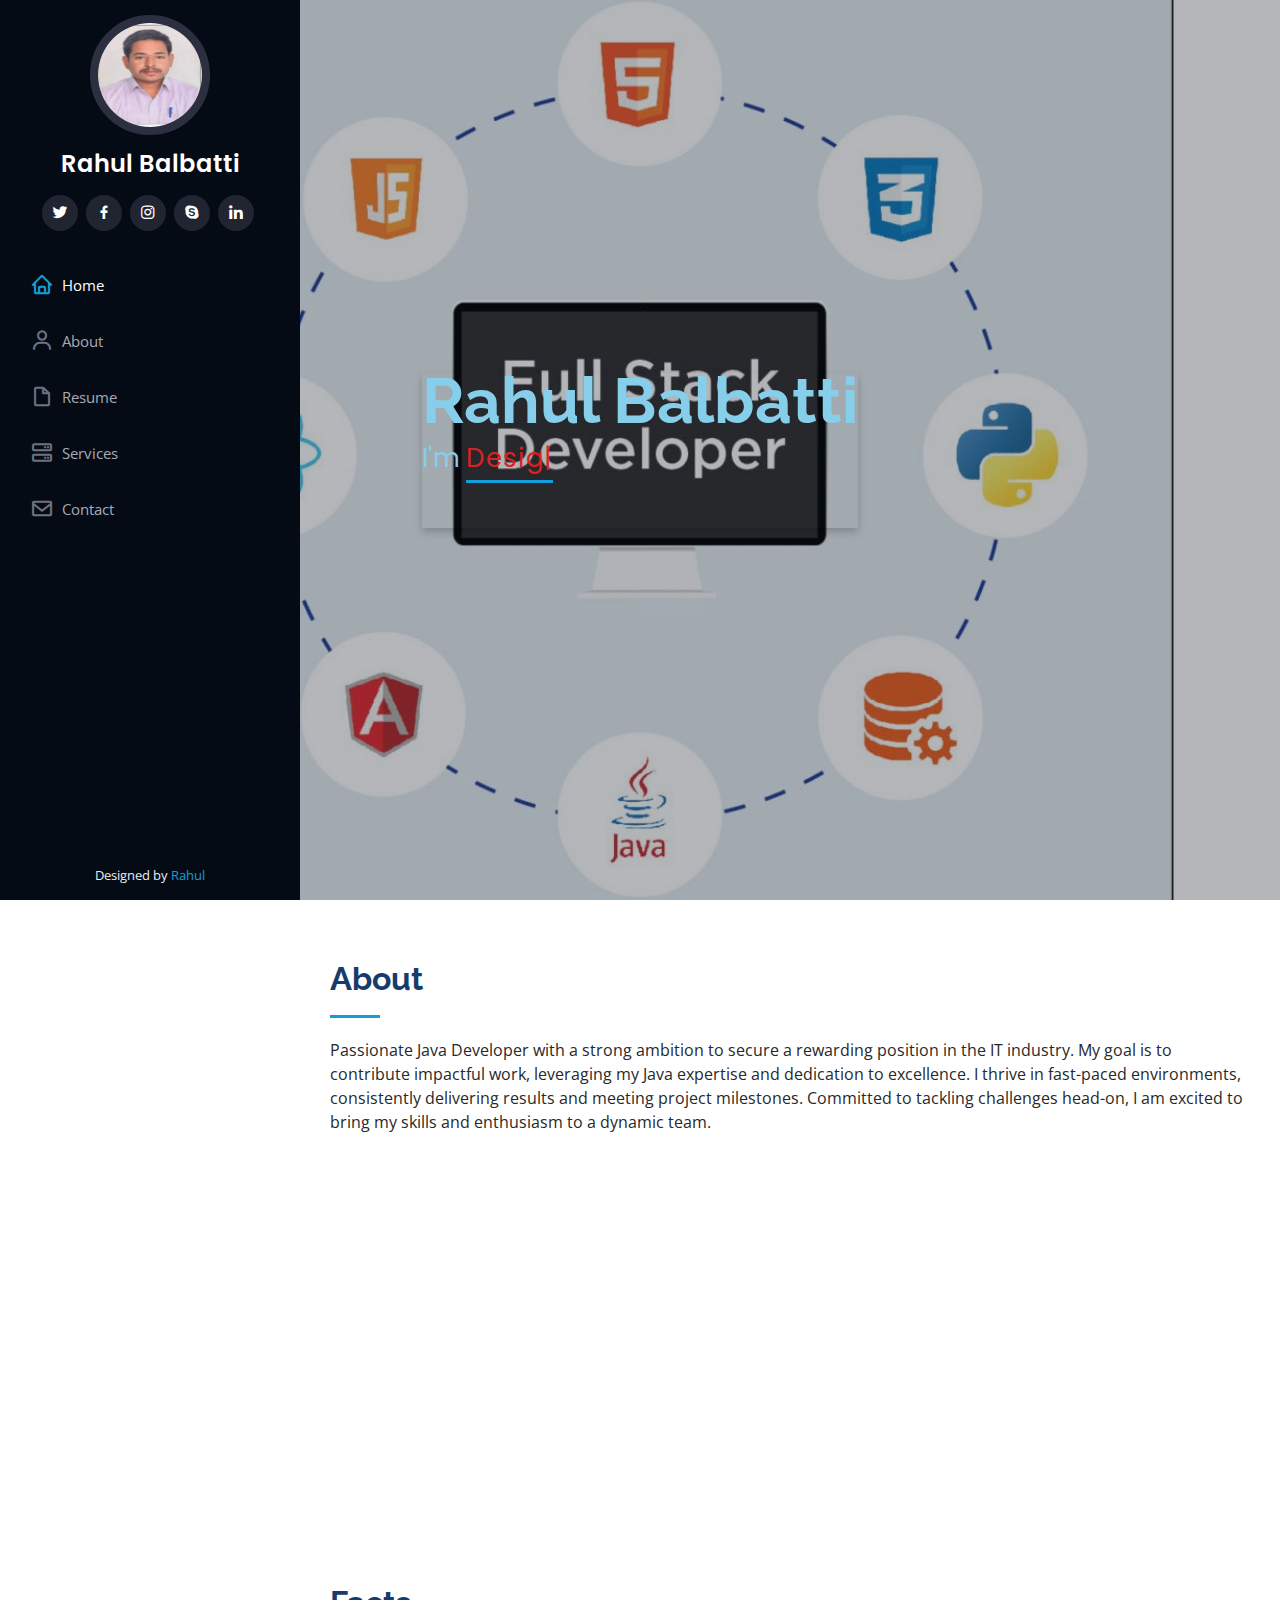
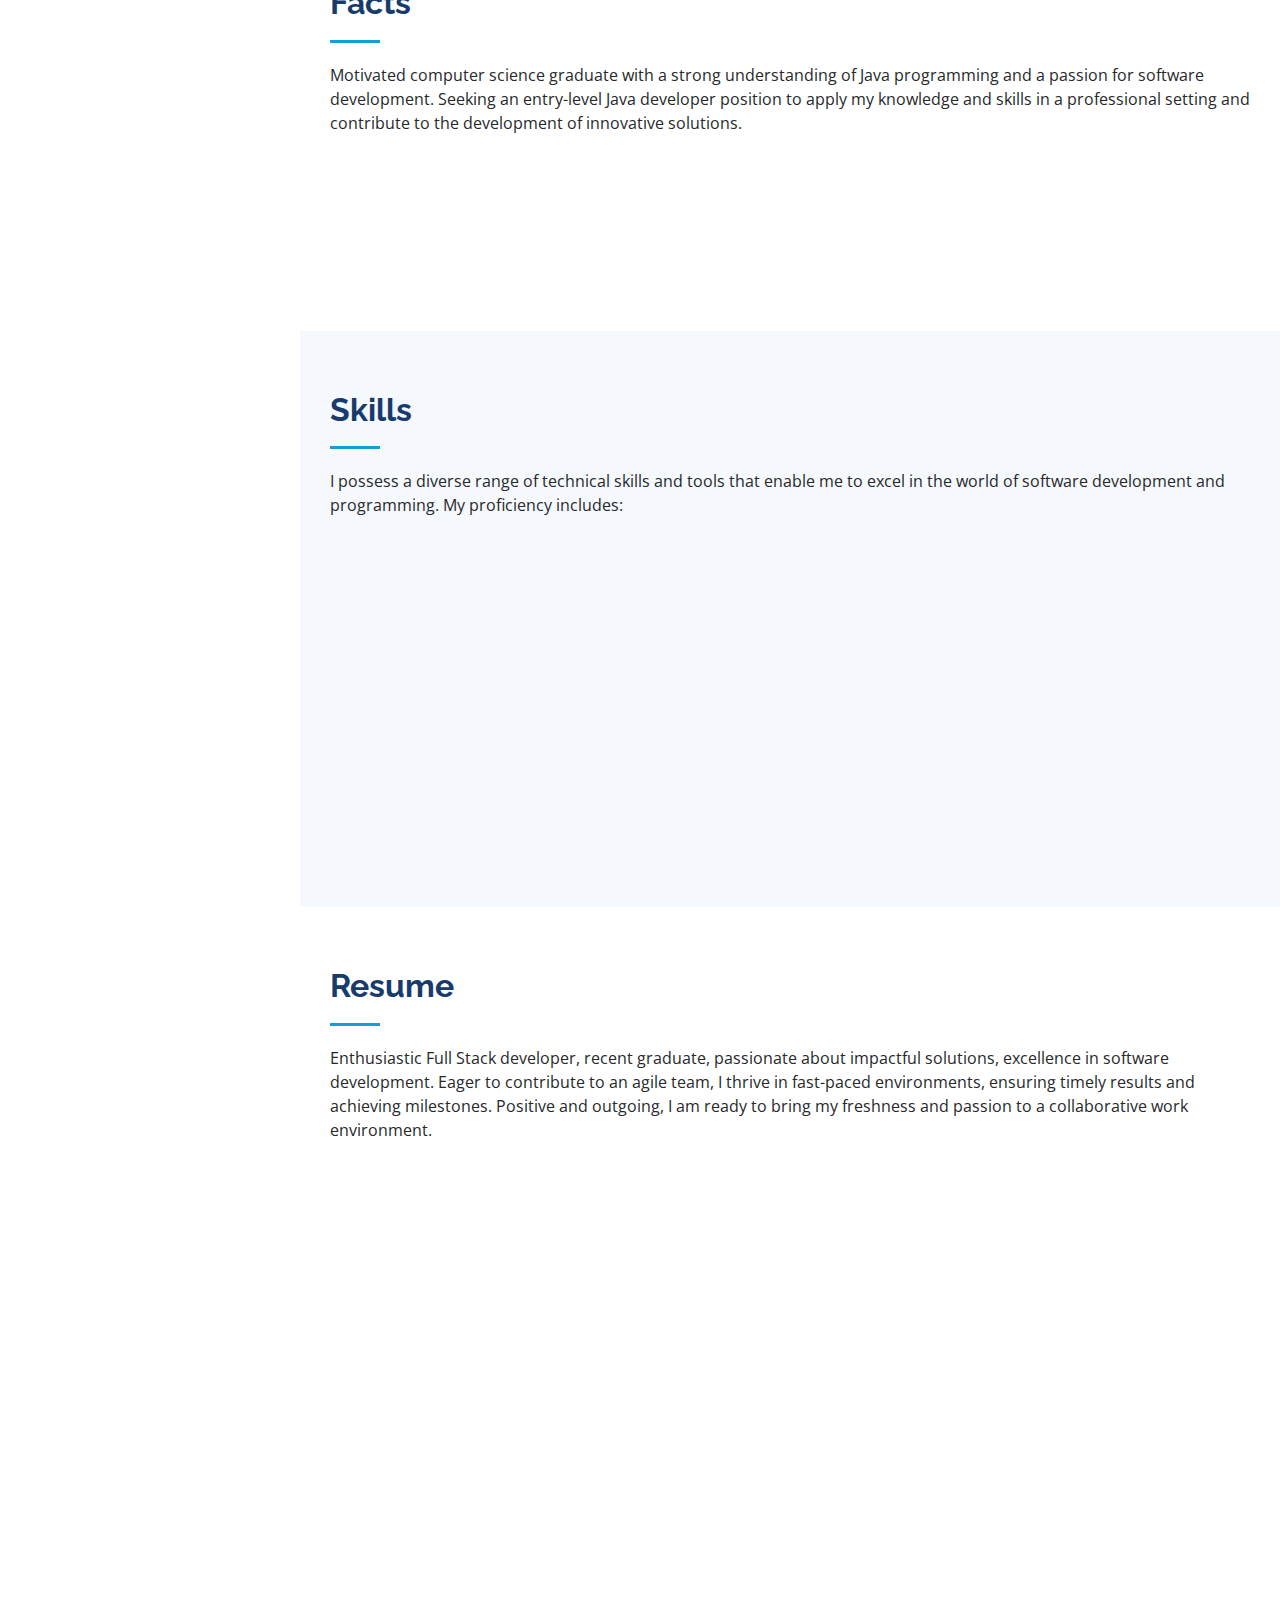
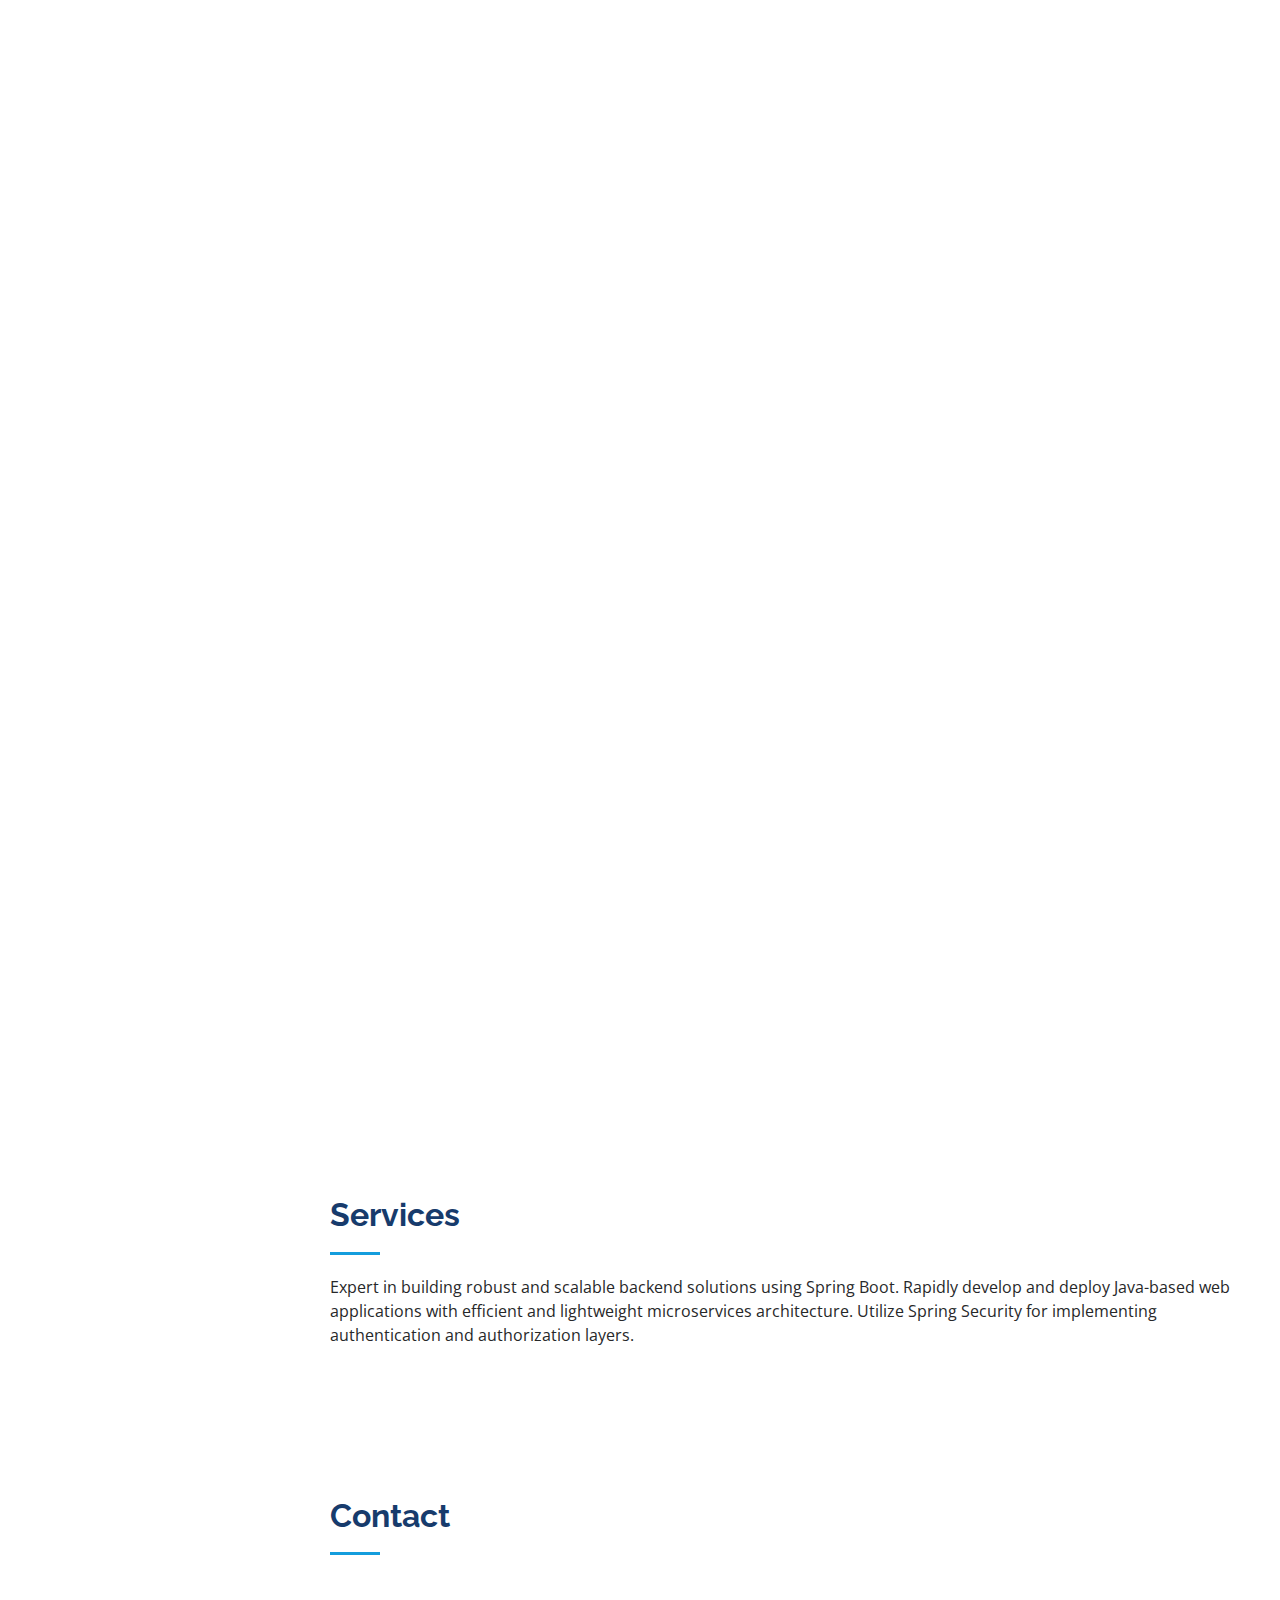
<file: portfolio/index.html>
<!DOCTYPE html>
<html lang="en">

<head>
  <meta charset="utf-8">
  <meta content="width=device-width, initial-scale=1.0" name="viewport">

  <title>My Portfolio</title>
  <meta content="" name="description">
  <meta content="" name="keywords">

  <!-- Favicons -->
  <link href="assets/img/images.png" rel="icon">
  <link href="assets/img/apple-touch-icon.png" rel="apple-touch-icon">

  <!-- Google Fonts -->
  <link href="https://fonts.googleapis.com/css?family=Open+Sans:300,300i,400,400i,600,600i,700,700i|Raleway:300,300i,400,400i,500,500i,600,600i,700,700i|Poppins:300,300i,400,400i,500,500i,600,600i,700,700i" rel="stylesheet">

  <!-- Vendor CSS Files -->
  <link href="assets/vendor/aos/aos.css" rel="stylesheet">
  <link href="assets/vendor/bootstrap/css/bootstrap.min.css" rel="stylesheet">
  <link href="assets/vendor/bootstrap-icons/bootstrap-icons.css" rel="stylesheet">
  <link href="assets/vendor/boxicons/css/boxicons.min.css" rel="stylesheet">
  <link href="assets/vendor/glightbox/css/glightbox.min.css" rel="stylesheet">
  <link href="assets/vendor/swiper/swiper-bundle.min.css" rel="stylesheet">

  <!-- Template Main CSS File -->
  <link href="assets/css/style.css" rel="stylesheet">

  <!-- =======================================================
  * Template Name: iPortfolio
  * Updated: Sep 18 2023 with Bootstrap v5.3.2
  * Template URL: https://bootstrapmade.com/iportfolio-bootstrap-portfolio-websites-template/
  * Author: BootstrapMade.com
  * License: https://bootstrapmade.com/license/
  ======================================================== -->
</head>

<body>

  <!-- ======= Mobile nav toggle button ======= -->
  <i class="bi bi-list mobile-nav-toggle d-xl-none"></i>

  <!-- ======= Header ======= -->
  <header id="header">
    <div class="d-flex flex-column">

      <div class="profile">
        <img src="assets/img/imresizer-1695233590816.jpg" alt="" class="img-fluid rounded-circle" >
        <h1 class="text-light"><a href="index.html">Rahul Balbatti</a></h1>
        <div class="social-links mt-3 text-center">
          <a href="#" class="twitter"><i class="bx bxl-twitter"></i></a>
          <a href="#" class="facebook"><i class="bx bxl-facebook"></i></a>
          <a href="#" class="instagram"><i class="bx bxl-instagram"></i></a>
          <a href="#" class="google-plus"><i class="bx bxl-skype"></i></a>
          <a href="https://www.linkedin.com/in/rahul3232" class="linkedin"><i class="bx bxl-linkedin"></i></a>
        </div>
      </div>

      <nav id="navbar" class="nav-menu navbar">
        <ul>
          <li><a href="#hero" class="nav-link scrollto active"><i class="bx bx-home"></i> <span>Home</span></a></li>
          <li><a href="#about" class="nav-link scrollto"><i class="bx bx-user"></i> <span>About</span></a></li>
          <li><a href="#resume" class="nav-link scrollto"><i class="bx bx-file-blank"></i> <span>Resume</span></a></li>
          <!-- <li><a href="#portfolio" class="nav-link scrollto"><i class="bx bx-book-content"></i> <span>Portfolio</span></a></li> -->
          <li><a href="#services" class="nav-link scrollto"><i class="bx bx-server"></i> <span>Services</span></a></li>
          <li><a href="#contact" class="nav-link scrollto"><i class="bx bx-envelope"></i> <span>Contact</span></a></li>
          <!-- <li><a href="#contact" class="nav-link scrollto"><i class="bx bx-envelope"></i> <span>Contact</span></a></li> -->
        </ul>
      </nav><!-- .nav-menu -->
    </div>
  </header><!-- End Header -->

  <!-- ======= Hero Section ======= -->
  <section id="hero" class="d-flex flex-column justify-content-center align-items-center">
    <div class="hero-container" data-aos="fade-in">
      <h1>Rahul Balbatti</h1>
      <p>I'm <span class="typed" data-typed-items="Designer, Developer, Freelancer"></span></p>
    </div>
  </section><!-- End Hero -->

  <main id="main">

    <!-- ======= About Section ======= -->
    <section id="about" class="about">
      <div class="container">

        <div class="section-title">
          <h2>About</h2>
          <p>Passionate Java Developer with a strong ambition to secure a rewarding 
            position in the IT industry. My goal is to contribute impactful work, leveraging 
            my Java expertise and dedication to excellence. I thrive in fast-paced 
            environments, consistently delivering results and meeting project 
            milestones. Committed to tackling challenges head-on, I am excited to bring 
            my skills and enthusiasm to a dynamic team. </p>
        </div>

        <div class="row">
          <div class="col-lg-4" data-aos="fade-right">
            <img src="assets/img/profile-img1.jpeg" class="img-fluid" alt="" style="height: 300px; width: 300px;">
          </div>
          <div class="col-lg-8 pt-4 pt-lg-0 content" data-aos="fade-left">
            <h3> Web Application Developer.</h3>
            <p class="fst-italic">
              <!-- ಕಾಯಕವೆ ಕೈಲಾಸ Kayakave Kailasa -->
            </p>
            <div class="row">
              <div class="col-lg-6">
                <ul>
                  <li><i class="bi bi-chevron-right"></i> <strong>Birthday:</strong> <span>1 AUG 1999</span></li>
                  <li><i class="bi bi-chevron-right"></i> <strong>Website:</strong> <span>www.example.com</span></li>
                  <li><i class="bi bi-chevron-right"></i> <strong>Phone:</strong> <span>+91 9108080161</span></li>
                  <li><i class="bi bi-chevron-right"></i> <strong>City:</strong> <span>bengaluru karnataka, BHARAT</span></li>
                </ul>
              </div>
              <div class="col-lg-6">
                <ul>
                  <li><i class="bi bi-chevron-right"></i> <strong>Age:</strong> <span>24</span></li>
                  <li><i class="bi bi-chevron-right"></i> <strong>Degree:</strong> <span>MCA</span></li>
                  <li><i class="bi bi-chevron-right"></i> <strong>PhEmailone:</strong> <span>rahulbalbatti032@gmail.com</span></li>
                  <li><i class="bi bi-chevron-right"></i> <strong>Freelance:</strong> <span>Available</span></li>
                </ul>
              </div>
            </div>
            <p>
              <!-- ಕಾಯಕವೆ ಕೈಲಾಸ Kayakave Kailasa. -->
            </p>
          </div>
        </div>

      </div>
    </section><!-- End About Section -->

    <!-- ======= Facts Section ======= -->
    <section id="facts" class="facts">
      <div class="container">

        <div class="section-title">
          <h2>Facts</h2>
          <p>Motivated computer science graduate with a strong understanding of 
            Java programming and a passion for software development. Seeking an 
            entry-level Java developer position to apply my knowledge and skills in 
            a professional setting and contribute to the development of innovative 
            solutions.</p>
        </div>

        <div class="row no-gutters">

          <!-- <div class="col-lg-3 col-md-6 d-md-flex align-items-md-stretch" data-aos="fade-up">
            <div class="count-box">
              <i class="bi bi-emoji-smile"></i>
              <span data-purecounter-start="0" data-purecounter-end="2" data-purecounter-duration="1" class="purecounter"></span>
              <p><strong>Happy Clients</strong> consequuntur quae</p>
            </div>
          </div> -->

          <div class="col-lg-3 col-md-6 d-md-flex align-items-md-stretch" data-aos="fade-up" data-aos-delay="100">
            <a href="https://github.com/Rahul8366" target="_blank" rel="noopener noreferrer">
              <div class="count-box">
                <i class="bi bi-journal-richtext"></i>
                <span data-purecounter-start="0" data-purecounter-end="5" data-purecounter-duration="1" class="purecounter"></span>
                <p><strong>Projects</strong> </p>
              </div>
            </a>
          </div>
          

          <!-- <div class="col-lg-3 col-md-6 d-md-flex align-items-md-stretch" data-aos="fade-up" data-aos-delay="200">
            <div class="count-box">
              <i class="bi bi-headset"></i>
              <span data-purecounter-start="0" data-purecounter-end="1453" data-purecounter-duration="1" class="purecounter"></span>
              <p><strong>Hours Of Support</strong> aut commodi quaerat</p>
            </div>
          </div>

          <div class="col-lg-3 col-md-6 d-md-flex align-items-md-stretch" data-aos="fade-up" data-aos-delay="300">
            <div class="count-box">
              <i class="bi bi-people"></i>
              <span data-purecounter-start="0" data-purecounter-end="32" data-purecounter-duration="1" class="purecounter"></span>
              <p><strong>Hard Workers</strong> rerum asperiores dolor</p>
            </div>
          </div> -->

        </div>

      </div>
    </section><!-- End Facts Section -->

    <!-- ======= Skills Section ======= -->
    <section id="skills" class="skills section-bg">
      <div class="container">

        <div class="section-title">
          <h2>Skills</h2>
          <p>I possess a diverse range of technical skills and tools that enable me to excel in the world of software development and programming. My proficiency includes:</p>
        </div>

        <div class="row skills-content">

          <div class="col-lg-6" data-aos="fade-up">

            <div class="progress">
              <span class="skill">HTML <i class="val">90%</i></span>
              <div class="progress-bar-wrap">
                <div class="progress-bar" role="progressbar" aria-valuenow="90" aria-valuemin="0" aria-valuemax="100"></div>
              </div>
            </div>

            <div class="progress">
              <span class="skill">CSS <i class="val">90%</i></span>
              <div class="progress-bar-wrap">
                <div class="progress-bar" role="progressbar" aria-valuenow="90" aria-valuemin="0" aria-valuemax="100"></div>
              </div>
            </div>

            <div class="progress">
              <span class="skill">Javascript <i class="val">85%</i></span>
              <div class="progress-bar-wrap">
                <div class="progress-bar" role="progressbar" aria-valuenow="85" aria-valuemin="0" aria-valuemax="100"></div>
              </div>
            </div>
            <div class="progress">
              <span class="skill">SpringBoot<i class="val">90%</i></span>
              <div class="progress-bar-wrap">
                <div class="progress-bar" role="progressbar" aria-valuenow="90" aria-valuemin="0" aria-valuemax="100"></div>
              </div>
            </div>
            <div class="progress">
              <span class="skill">spring security<i class="val">70%</i></span>
              <div class="progress-bar-wrap">
                <div class="progress-bar" role="progressbar" aria-valuenow="70" aria-valuemin="0" aria-valuemax="100"></div>
              </div>
            </div>
            
          </div>

          <div class="col-lg-6" data-aos="fade-up" data-aos-delay="100">

            <div class="progress">
              <span class="skill"> MERN <i class="val">90%</i></span>
              <div class="progress-bar-wrap">
                <div class="progress-bar" role="progressbar" aria-valuenow="90" aria-valuemin="0" aria-valuemax="100"></div>
              </div>
            </div>

            <div class="progress">
              <span class="skill">redux<i class="val">90%</i></span>
              <div class="progress-bar-wrap">
                <div class="progress-bar" role="progressbar" aria-valuenow="90" aria-valuemin="0" aria-valuemax="100"></div>
              </div>
            </div>
            <div class="progress">
              <span class="skill">php<i class="val">90%</i></span>
              <div class="progress-bar-wrap">
                <div class="progress-bar" role="progressbar" aria-valuenow="90" aria-valuemin="0" aria-valuemax="100"></div>
              </div>
            </div>
            <div class="progress">
              <span class="skill">Bootstrap<i class="val">90%</i></span>
              <div class="progress-bar-wrap">
                <div class="progress-bar" role="progressbar" aria-valuenow="90" aria-valuemin="0" aria-valuemax="100"></div>
              </div>
            </div>
            <div class="progress">
              <span class="skill">SQL<i class="val">70%</i></span>
              <div class="progress-bar-wrap">
                <div class="progress-bar" role="progressbar" aria-valuenow="70" aria-valuemin="0" aria-valuemax="100"></div>
              </div>
            </div>
          </div>

        </div>

      </div>
    </section><!-- End Skills Section -->

    <!-- ======= Resume Section ======= -->
    <section id="resume" class="resume">
      <div class="container">

        <div class="section-title">
          <h2>Resume</h2>
          <p>Enthusiastic Full Stack developer, recent graduate, passionate about impactful solutions, excellence in software development. Eager to contribute to an agile team, I thrive in fast-paced environments, ensuring timely results and achieving milestones. Positive and outgoing, I am ready to bring my freshness and passion to a collaborative work environment.</p>
        </div>

        <div class="row">
          <div class="col-lg-6" data-aos="fade-up">
            <h3 class="resume-title">Sumary</h3>
            <div class="resume-item pb-0">
              <h4>Rahul</h4>
              <p><em>I am a skilled and dedicated Java developer with a strong focus on creating web applications. With a deep understanding of Java's capabilities, I specialize in crafting dynamic and efficient web solutions. My experience includes leveraging Java technologies such as JSP, Servlets, Spring Boot, and Hibernate to build robust and user-friendly web applications.</em></p>
              <ul>
                <li>Bengalore Basavangudi </li>
                <li>(+91) 9108080161</li>
                <li>rahulbalbatti032@gmail.com</li>
              </ul>
            </div>

            <h3 class="resume-title">Education</h3>
            <div class="resume-item">
              <h4>Masters of Computer Application </h4>
              <h5>2020 - 2022</h5>
              <p><em>Karnataka University, Dharwad, Karnataka</em></p>
              <p>Percentage – 73%</p>
            </div>
            <div class="resume-item">
              <h4>Bachelor of Computer Application</h4>
              <h5>2018 - 2020</h5>
              <p><em>Vivekananda Institute of Management, Gulbarga, Karnataka</em></p>
              <p>Percentage – 71%</p>
            </div>
            <div class="resume-item">
              <h4>PUC</h4>
              <h5>2015 - 2017</h5>
              <p><em>Sarvajna PU College, Gulbarga, Karnataka</em></p>
              <p>Percentage – 51%</p>
            </div>
            <div class="resume-item">
              <h4>SSLC</h4>
              <h5>2014 - 2015</h5>
              <p><em>HKE Society's High School, Rudrawadi, Karnataka</em></p>
              <p>Percentage – 78.00%</p>
            </div>
            <h3 class="resume-title">SKILLS</h3>
            <div class="resume-item">
              <p><em>Skilled in MERN (MongoDB, Express.js, React.js, Node.js) stack development, proficient in HTML and CSS for responsive web design</em></p>
              <p><em>Experienced in both front-end and back-end development, with a strong foundation in web development principles.</em></p>
              <p><em>Versatile full-stack developer adept at creating dynamic, user-friendly web applications.</em></p>
              <p><em>Skilled Java Full Stack Developer adept at leveraging Java technologies for both backend and frontend development.</em></p>
              
            </div>
          </div>
          <div class="col-lg-6" data-aos="fade-up" data-aos-delay="100">
            <h3 class="resume-title">INTERNSHIPS</h3>
            <div class="resume-item">
              <h4>Morningwind Technologies Private Limited</h4>
              <h5>Software Engineer Intern</h5>
              <!-- <p><em>No Experion</em></p> -->
              <ul>
                <li>Contribute to the entire web development process, from conceptualization and design to implementation and maintenance. Developed a comprehensive Student Management System as a part of an academic project, leveraging React Bootstrap for the frontend and Spring Boot for the backend.</li>
                <li>Work with modern web development frameworks and libraries to enhance website functionality.
                </li>
                <li>Conduct code reviews, troubleshoot issues, and optimize website Performan.</li>
                <!-- <li></li> -->
              </ul>
            </div>
            <div class="resume-item">
              <h4>Stockxbid Technologies Private Limited</h4>
              <h5>Software Engineer Intern</h5>
              <!-- <p><em>Jspiders Training Institute/Bengaluru, Karnataka</em></p> -->
              <ul>
                <li>Collaborate with cross-functional teams to design, develop, and maintain responsive and user-friendly e-commerce frontend applications.</li>
                <li>Implement and maintain features using React.js and Redux for optimal performance and scalability. </li>
                <li>Excellent problem-solving skills and attention to detail </li>
                <!-- <li>I am committed to producing a fully functional and user-friendly web application that reflects my dedication to excellence and my eagerness to contribute to the field.</li> -->
              </ul>
            </div>
            <h3 class="resume-title">PROJECTS</h3>
            <div class="resume-item">
              <h4>E-commerce Project</h4>
              <!-- <p><em>No Experion</em></p> -->
              <ul>
                <li> Spearheaded the development of a dynamic E-commerce platform 
                  leveraging React.js and Redux, offering users an engaging and user centric shopping experience</li>
                <li> Engineered a state-of-the-art state management system with 
                  Redux, optimizing application performance and enabling a 
                  seamless checkout process for users
                </li>
                <li> Implemented a responsive and visually appealing UI design using 
                  React.js, guaranteeing a consistent and enjoyable shopping 
                  experience across various devices.</li>
                <!-- <li></li> -->
              </ul>
              <h4>Student Management System</h4>
              <!-- <p><em>No Experion</em></p> -->
              <ul>
                <li>Developed a Student Management System that provides a 
                  seamless end-to-end solution for student lifecycle 
                  management within educational institutions.</li>
                <li> Designed a scalable and responsive system that adapts to 
                  various screen sizes and can accommodate future expansions.
                </li>
                <li> Integrated real-time analytics and reporting features, 
                  providing administrators and teachers with valuable insights 
                  into student performance and attendance.</li>
                <!-- <li></li> -->
              </ul>
            </div>
          </div>
        </div>

      </div>
    </section><!-- End Resume Section -->

    <!-- ======= Portfolio Section ======= -->
    <!-- <section id="portfolio" class="portfolio section-bg">
      <div class="container">

        <div class="section-title">
          <h2>Portfolio</h2>
          <p>Showcase screenshots or links to web applications you've developed. Provide a brief description of each project, including its purpose, the technologies used (e.g., HTML, CSS, Bootstrap, frameworks like SpringBoot or React js), and any special features or challenges you tackled.</p>
        </div>

        <div class="row" data-aos="fade-up">
          <div class="col-lg-12 d-flex justify-content-center">
            <ul id="portfolio-flters">
              <li data-filter="*" class="filter-active">All</li>
              <li data-filter=".filter-app">App</li>
              <li data-filter=".filter-card">Card</li>
              <li data-filter=".filter-web">Web</li>
            </ul>
          </div>
        </div>

        <div class="row portfolio-container" data-aos="fade-up" data-aos-delay="100">

          <div class="col-lg-4 col-md-6 portfolio-item filter-app">
            <div class="portfolio-wrap">
              <img src="assets/img/portfolio/portfolio-1.jpg" class="img-fluid" alt="">
              <div class="portfolio-links">
                <a href="assets/img/portfolio/portfolio-1.jpg" data-gallery="portfolioGallery" class="portfolio-lightbox" title="App 1"><i class="bx bx-plus"></i></a>
                <a href="portfolio-details.html" title="More Details"><i class="bx bx-link"></i></a>
              </div>
            </div>
          </div>

          <div class="col-lg-4 col-md-6 portfolio-item filter-web">
            <div class="portfolio-wrap">
              <img src="assets/img/portfolio/portfolio-2.jpg" class="img-fluid" alt="">
              <div class="portfolio-links">
                <a href="assets/img/portfolio/portfolio-2.jpg" data-gallery="portfolioGallery" class="portfolio-lightbox" title="Web 3"><i class="bx bx-plus"></i></a>
                <a href="portfolio-details.html" title="More Details"><i class="bx bx-link"></i></a>
              </div>
            </div>
          </div>

          <div class="col-lg-4 col-md-6 portfolio-item filter-app">
            <div class="portfolio-wrap">
              <img src="assets/img/portfolio/portfolio-3.jpg" class="img-fluid" alt="">
              <div class="portfolio-links">
                <a href="assets/img/portfolio/portfolio-3.jpg" data-gallery="portfolioGallery" class="portfolio-lightbox" title="App 2"><i class="bx bx-plus"></i></a>
                <a href="portfolio-details.html" title="More Details"><i class="bx bx-link"></i></a>
              </div>
            </div>
          </div>

          <div class="col-lg-4 col-md-6 portfolio-item filter-card">
            <div class="portfolio-wrap">
              <img src="assets/img/portfolio/portfolio-4.jpg" class="img-fluid" alt="">
              <div class="portfolio-links">
                <a href="assets/img/portfolio/portfolio-4.jpg" data-gallery="portfolioGallery" class="portfolio-lightbox" title="Card 2"><i class="bx bx-plus"></i></a>
                <a href="portfolio-details.html" title="More Details"><i class="bx bx-link"></i></a>
              </div>
            </div>
          </div>

          <div class="col-lg-4 col-md-6 portfolio-item filter-web">
            <div class="portfolio-wrap">
              <img src="assets/img/portfolio/portfolio-5.jpg" class="img-fluid" alt="">
              <div class="portfolio-links">
                <a href="assets/img/portfolio/portfolio-5.jpg" data-gallery="portfolioGallery" class="portfolio-lightbox" title="Web 2"><i class="bx bx-plus"></i></a>
                <a href="portfolio-details.html" title="More Details"><i class="bx bx-link"></i></a>
              </div>
            </div>
          </div>

          <div class="col-lg-4 col-md-6 portfolio-item filter-app">
            <div class="portfolio-wrap">
              <img src="assets/img/portfolio/portfolio-6.jpg" class="img-fluid" alt="">
              <div class="portfolio-links">
                <a href="assets/img/portfolio/portfolio-6.jpg" data-gallery="portfolioGallery" class="portfolio-lightbox" title="App 3"><i class="bx bx-plus"></i></a>
                <a href="portfolio-details.html" title="More Details"><i class="bx bx-link"></i></a>
              </div>
            </div>
          </div>

          <div class="col-lg-4 col-md-6 portfolio-item filter-card">
            <div class="portfolio-wrap">
              <img src="assets/img/portfolio/portfolio-7.jpg" class="img-fluid" alt="">
              <div class="portfolio-links">
                <a href="assets/img/portfolio/portfolio-7.jpg" data-gallery="portfolioGallery" class="portfolio-lightbox" title="Card 1"><i class="bx bx-plus"></i></a>
                <a href="portfolio-details.html" title="More Details"><i class="bx bx-link"></i></a>
              </div>
            </div>
          </div>

          <div class="col-lg-4 col-md-6 portfolio-item filter-card">
            <div class="portfolio-wrap">
              <img src="assets/img/portfolio/portfolio-8.jpg" class="img-fluid" alt="">
              <div class="portfolio-links">
                <a href="assets/img/portfolio/portfolio-8.jpg" data-gallery="portfolioGallery" class="portfolio-lightbox" title="Card 3"><i class="bx bx-plus"></i></a>
                <a href="portfolio-details.html" title="More Details"><i class="bx bx-link"></i></a>
              </div>
            </div>
          </div>

          <div class="col-lg-4 col-md-6 portfolio-item filter-web">
            <div class="portfolio-wrap">
              <img src="assets/img/portfolio/portfolio-9.jpg" class="img-fluid" alt="">
              <div class="portfolio-links">
                <a href="assets/img/portfolio/portfolio-9.jpg" data-gallery="portfolioGallery" class="portfolio-lightbox" title="Web 3"><i class="bx bx-plus"></i></a>
                <a href="portfolio-details.html" title="More Details"><i class="bx bx-link"></i></a>
              </div>
            </div>
          </div>

        </div>

      </div>
    </section>End Portfolio Section -->

    <!-- ======= Services Section ======= -->
    <section id="services" class="services">
      <div class="container">

        <div class="section-title">
          <h2>Services</h2>
          <p>Expert in building robust and scalable backend solutions using Spring Boot.
            Rapidly develop and deploy Java-based web applications with efficient and lightweight microservices architecture.
            Utilize Spring Security for implementing authentication and authorization layers.</p>
        </div>

        <!-- <div class="row">
          <div class="col-lg-4 col-md-6 icon-box" data-aos="fade-up">
            <div class="icon"><i class="bi bi-briefcase"></i></div>
            <h4 class="title"><a href="">Lorem Ipsum</a></h4>
            <p class="description">Voluptatum deleniti atque corrupti quos dolores et quas molestias excepturi sint occaecati cupiditate non provident</p>
          </div>
          <div class="col-lg-4 col-md-6 icon-box" data-aos="fade-up" data-aos-delay="100">
            <div class="icon"><i class="bi bi-card-checklist"></i></div>
            <h4 class="title"><a href="">Dolor Sitema</a></h4>
            <p class="description">Minim veniam, quis nostrud exercitation ullamco laboris nisi ut aliquip ex ea commodo consequat tarad limino ata</p>
          </div>
          <div class="col-lg-4 col-md-6 icon-box" data-aos="fade-up" data-aos-delay="200">
            <div class="icon"><i class="bi bi-bar-chart"></i></div>
            <h4 class="title"><a href="">Sed ut perspiciatis</a></h4>
            <p class="description">Duis aute irure dolor in reprehenderit in voluptate velit esse cillum dolore eu fugiat nulla pariatur</p>
          </div>
          <div class="col-lg-4 col-md-6 icon-box" data-aos="fade-up" data-aos-delay="300">
            <div class="icon"><i class="bi bi-binoculars"></i></div>
            <h4 class="title"><a href="">Magni Dolores</a></h4>
            <p class="description">Excepteur sint occaecat cupidatat non proident, sunt in culpa qui officia deserunt mollit anim id est laborum</p>
          </div>
          <div class="col-lg-4 col-md-6 icon-box" data-aos="fade-up" data-aos-delay="400">
            <div class="icon"><i class="bi bi-brightness-high"></i></div>
            <h4 class="title"><a href="">Nemo Enim</a></h4>
            <p class="description">At vero eos et accusamus et iusto odio dignissimos ducimus qui blanditiis praesentium voluptatum deleniti atque</p>
          </div>
          <div class="col-lg-4 col-md-6 icon-box" data-aos="fade-up" data-aos-delay="500">
            <div class="icon"><i class="bi bi-calendar4-week"></i></div>
            <h4 class="title"><a href="">Eiusmod Tempor</a></h4>
            <p class="description">Et harum quidem rerum facilis est et expedita distinctio. Nam libero tempore, cum soluta nobis est eligendi</p>
          </div>
        </div> -->

      </div>
    </section><!-- End Services Section -->

    <!-- ======= Testimonials Section ======= -->
    <!-- <section id="testimonials" class="testimonials section-bg">
      <div class="container">

        <div class="section-title">
          <h2>Testimonials</h2>
          <p>Magnam dolores commodi suscipit. Necessitatibus eius consequatur ex aliquid fuga eum quidem. Sit sint consectetur velit. Quisquam quos quisquam cupiditate. Et nemo qui impedit suscipit alias ea. Quia fugiat sit in iste officiis commodi quidem hic quas.</p>
        </div>

        <div class="testimonials-slider swiper" data-aos="fade-up" data-aos-delay="100">
          <div class="swiper-wrapper">

            <div class="swiper-slide">
              <div class="testimonial-item" data-aos="fade-up">
                <p>
                  <i class="bx bxs-quote-alt-left quote-icon-left"></i>
                  Proin iaculis purus consequat sem cure digni ssim donec porttitora entum suscipit rhoncus. Accusantium quam, ultricies eget id, aliquam eget nibh et. Maecen aliquam, risus at semper.
                  <i class="bx bxs-quote-alt-right quote-icon-right"></i>
                </p>
                <img src="assets/img/testimonials/testimonials-1.jpg" class="testimonial-img" alt="">
                <h3>Saul Goodman</h3>
                <h4>Ceo &amp; Founder</h4>
              </div>
            </div> -->
            <!-- End testimonial item -->

            <!-- <div class="swiper-slide">
              <div class="testimonial-item" data-aos="fade-up" data-aos-delay="100">
                <p>
                  <i class="bx bxs-quote-alt-left quote-icon-left"></i>
                  Export tempor illum tamen malis malis eram quae irure esse labore quem cillum quid cillum eram malis quorum velit fore eram velit sunt aliqua noster fugiat irure amet legam anim culpa.
                  <i class="bx bxs-quote-alt-right quote-icon-right"></i>
                </p>
                <img src="assets/img/testimonials/testimonials-2.jpg" class="testimonial-img" alt="">
                <h3>Sara Wilsson</h3>
                <h4>Designer</h4>
              </div>
            </div> -->
            <!-- End testimonial item -->

            <!-- <div class="swiper-slide">
              <div class="testimonial-item" data-aos="fade-up" data-aos-delay="200">
                <p>
                  <i class="bx bxs-quote-alt-left quote-icon-left"></i>
                  Enim nisi quem export duis labore cillum quae magna enim sint quorum nulla quem veniam duis minim tempor labore quem eram duis noster aute amet eram fore quis sint minim.
                  <i class="bx bxs-quote-alt-right quote-icon-right"></i>
                </p>
                <img src="assets/img/testimonials/testimonials-3.jpg" class="testimonial-img" alt="">
                <h3>Jena Karlis</h3>
                <h4>Store Owner</h4>
              </div> -->
            <!-- </div> -->
            <!-- End testimonial item -->

            <!-- <div class="swiper-slide">
              <div class="testimonial-item" data-aos="fade-up" data-aos-delay="300">
                <p>
                  <i class="bx bxs-quote-alt-left quote-icon-left"></i>
                  Fugiat enim eram quae cillum dolore dolor amet nulla culpa multos export minim fugiat minim velit minim dolor enim duis veniam ipsum anim magna sunt elit fore quem dolore labore illum veniam.
                  <i class="bx bxs-quote-alt-right quote-icon-right"></i>
                </p>
                <img src="assets/img/testimonials/testimonials-4.jpg" class="testimonial-img" alt="">
                <h3>Matt Brandon</h3>
                <h4>Freelancer</h4>
              </div>
            </div> -->
            <!-- End testimonial item -->

            <!-- <div class="swiper-slide">
              <div class="testimonial-item" data-aos="fade-up" data-aos-delay="400">
                <p>
                  <i class="bx bxs-quote-alt-left quote-icon-left"></i>
                  Quis quorum aliqua sint quem legam fore sunt eram irure aliqua veniam tempor noster veniam enim culpa labore duis sunt culpa nulla illum cillum fugiat legam esse veniam culpa fore nisi cillum quid.
                  <i class="bx bxs-quote-alt-right quote-icon-right"></i>
                </p>
                <img src="assets/img/testimonials/testimonials-5.jpg" class="testimonial-img" alt="">
                <h3>John Larson</h3>
                <h4>Entrepreneur</h4>
              </div>
            </div> -->
            <!-- End testimonial item -->

          <!-- </div>
          <div class="swiper-pagination"></div>
        </div>

      </div>
    </section>End Testimonials Section -->

    <!-- ======= Contact Section ======= -->
    <section id="contact" class="contact">
      <div class="container">

        <div class="section-title">
          <h2>Contact</h2>
          <p></p>
        </div>

        <div class="row" data-aos="fade-in">

          <div class="col-lg-5 d-flex align-items-stretch">
            <div class="info">
              <div class="address">
                <i class="bi bi-geo-alt"></i>
                <h4>Location:</h4>
                <p> BTM 1st Stage, Bengaluru, Karnataka 560076</p>
              </div>

              <div class="email">
                <i class="bi bi-envelope"></i>
                <h4>Email:</h4>
                <p>rahulbalbatti032@gmail.com</p>
              </div>

              <div class="phone">
                <i class="bi bi-phone"></i>
                <h4>Call:</h4>
                <p>+91 9108080161</p>
              </div>

              <iframe src="https://www.google.com/maps/embed?pb=!1m18!1m12!1m3!1d389.7099500916124!2d77.61245710186176!3d12.920660403323824!2m3!1f0!2f0!3f0!3m2!1i1024!2i768!4f13.1!3m3!1m2!1s0x3bae15bfbaf80f95%3A0x154d0d949029744c!2sSri%20Guru%20Krupa%2C%20%2354!5e0!3m2!1sen!2sin!4v1712742695636!5m2!1sen!2sin" width="600" height="450" style="border:0;" allowfullscreen="" loading="lazy" referrerpolicy="no-referrer-when-downgrade"></iframe>
            </div>

          </div>

          <!-- <div class="col-lg-7 mt-5 mt-lg-0 d-flex align-items-stretch">
            <form action="forms/contact.php" method="post" role="form" class="php-email-form">
              <div class="row">
                <div class="form-group col-md-6">
                  <label for="name">Your Name</label>
                  <input type="text" name="name" class="form-control" id="name" required>
                </div>
                <div class="form-group col-md-6">
                  <label for="name">Your Email</label>
                  <input type="email" class="form-control" name="email" id="email" required>
                </div>
              </div>
              <div class="form-group">
                <label for="name">Subject</label>
                <input type="text" class="form-control" name="subject" id="subject" required>
              </div>
              <div class="form-group">
                <label for="name">Message</label>
                <textarea class="form-control" name="message" rows="10" required></textarea>
              </div>
              <div class="my-3">
                <div class="loading">Loading</div>
                <div class="error-message"></div>
                <div class="sent-message">Your message has been sent. Thank you!</div>
              </div>
              <div class="text-center"><button type="submit">Send Message</button></div>
            </form>
          </div> -->

        </div>

      </div>
    </section><!-- End Contact Section -->

  </main><!-- End #main -->

  <!-- ======= Footer ======= -->
  <footer id="footer">
    <div class="container">
      <!-- <div class="copyright">
        &copy; Copyright <strong><span>iPortfolio</span></strong>
      </div> -->
      <div class="credits">
        <!-- All the links in the footer should remain intact. -->
        <!-- You can delete the links only if you purchased the pro version. -->
        <!-- Licensing information: https://bootstrapmade.com/license/ -->
        <!-- Purchase the pro version with working PHP/AJAX contact form: https://bootstrapmade.com/iportfolio-bootstrap-portfolio-websites-template/ -->
        Designed by <a href="#">Rahul</a>
      </div>
    </div>
  </footer><!-- End  Footer -->

  <a href="#" class="back-to-top d-flex align-items-center justify-content-center"><i class="bi bi-arrow-up-short"></i></a>

  <!-- Vendor JS Files -->
  <script src="assets/vendor/purecounter/purecounter_vanilla.js"></script>
  <script src="assets/vendor/aos/aos.js"></script>
  <script src="assets/vendor/bootstrap/js/bootstrap.bundle.min.js"></script>
  <script src="assets/vendor/glightbox/js/glightbox.min.js"></script>
  <script src="assets/vendor/isotope-layout/isotope.pkgd.min.js"></script>
  <script src="assets/vendor/swiper/swiper-bundle.min.js"></script>
  <script src="assets/vendor/typed.js/typed.umd.js"></script>
  <script src="assets/vendor/waypoints/noframework.waypoints.js"></script>
  <script src="assets/vendor/php-email-form/validate.js"></script>

  <!-- Template Main JS File -->
  <script src="assets/js/main.js"></script>

</body>

</html>
</file>
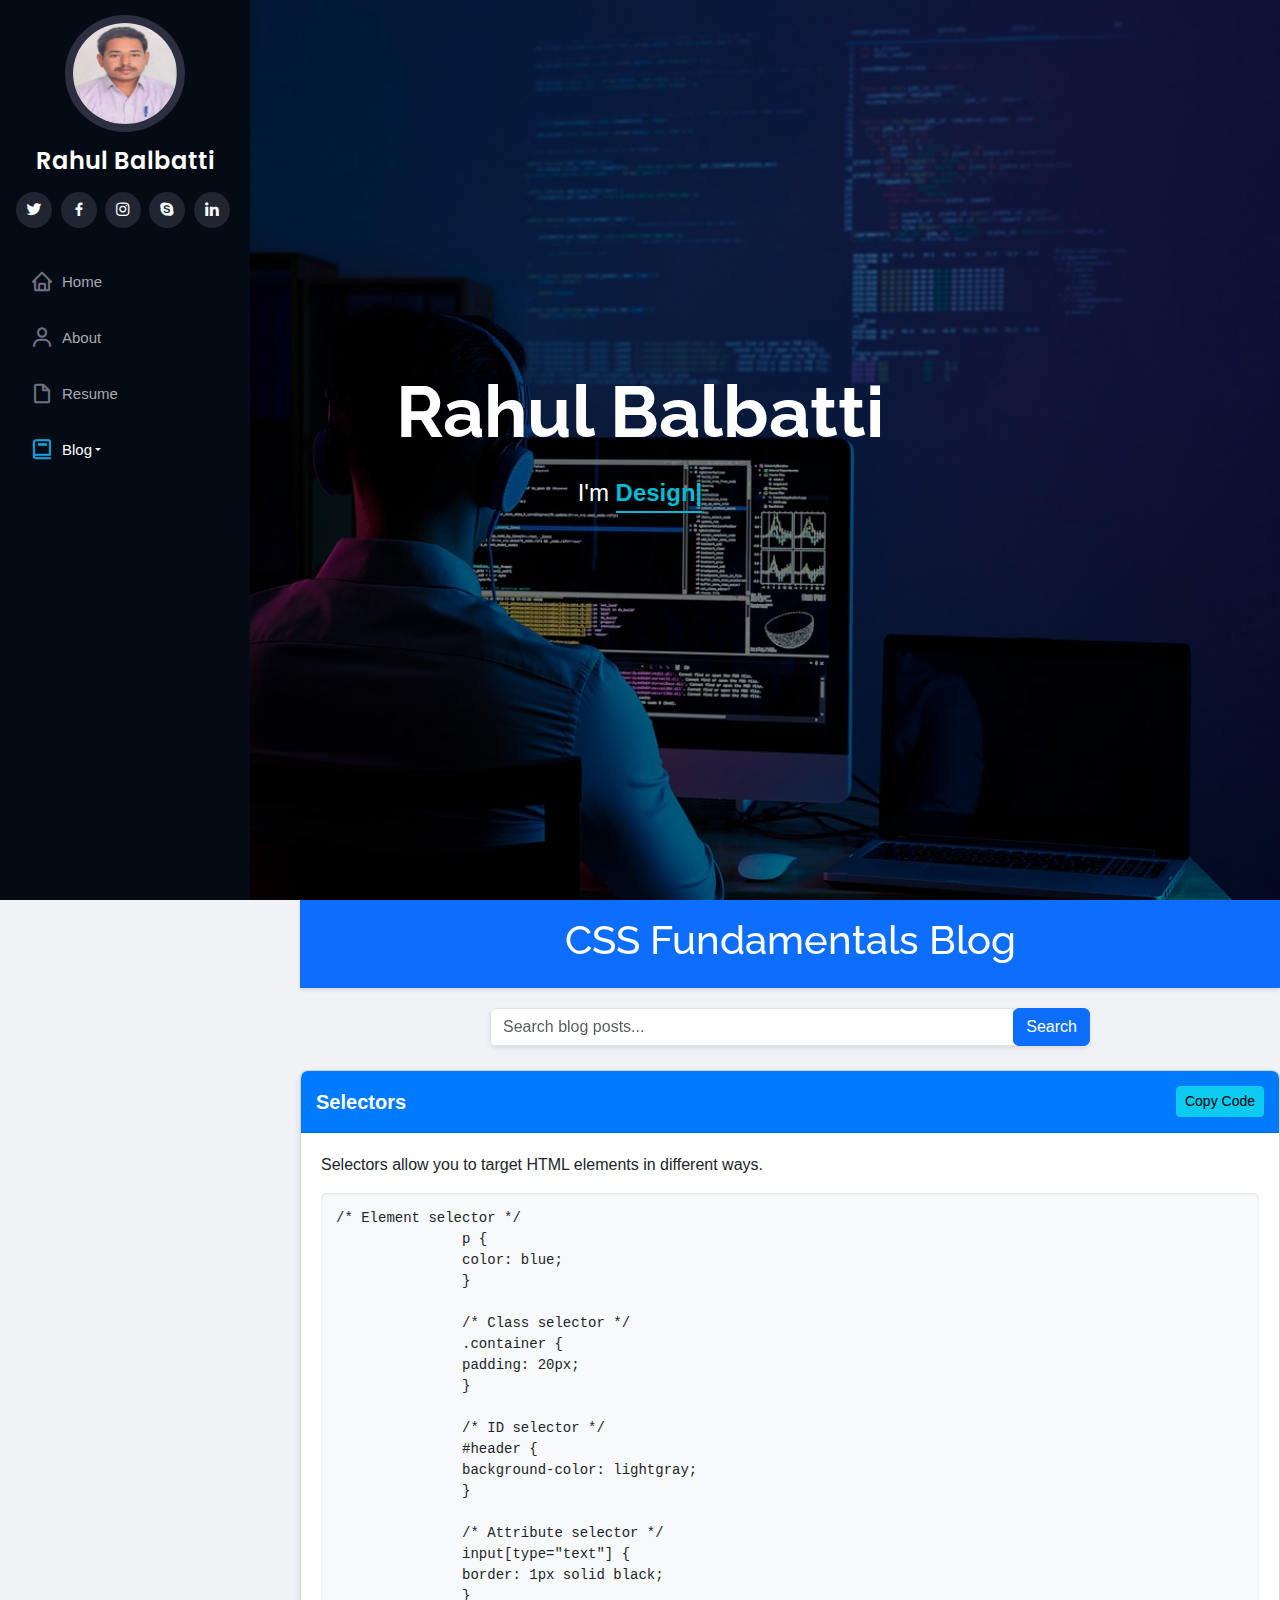
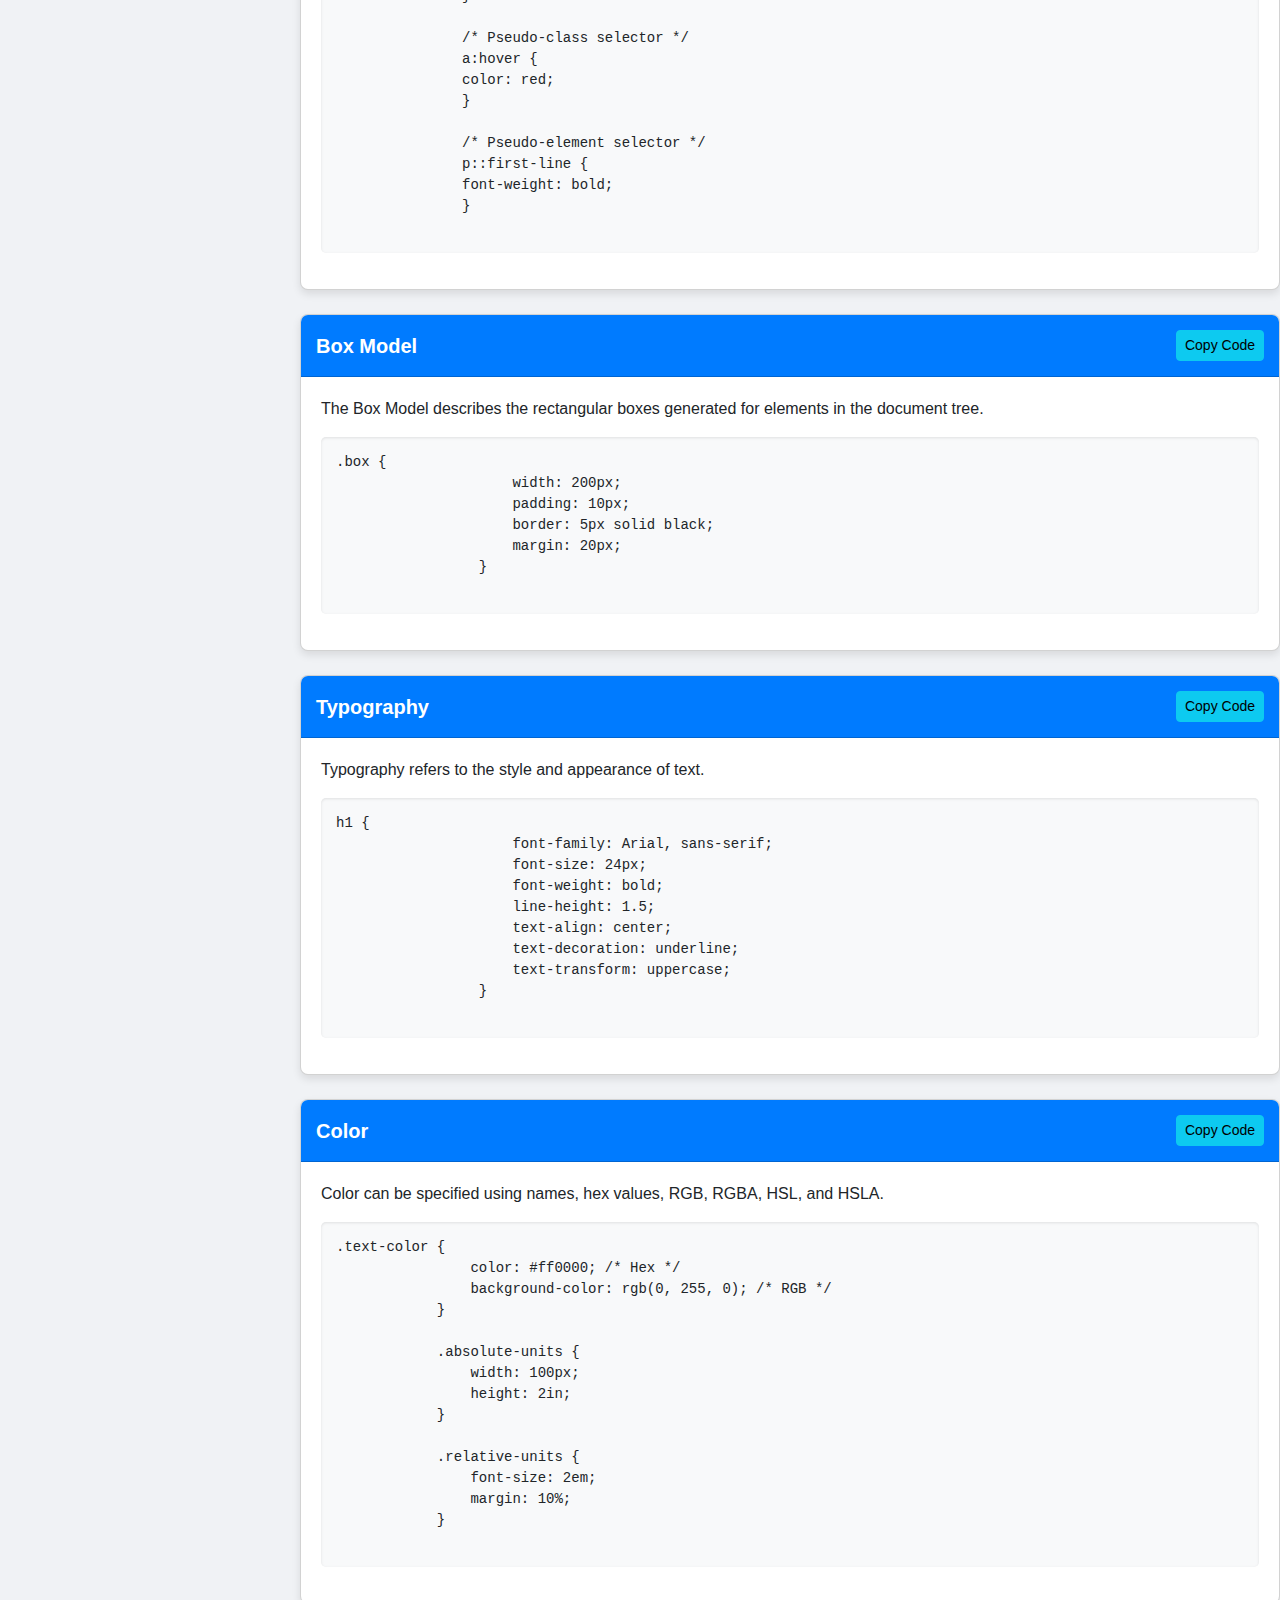
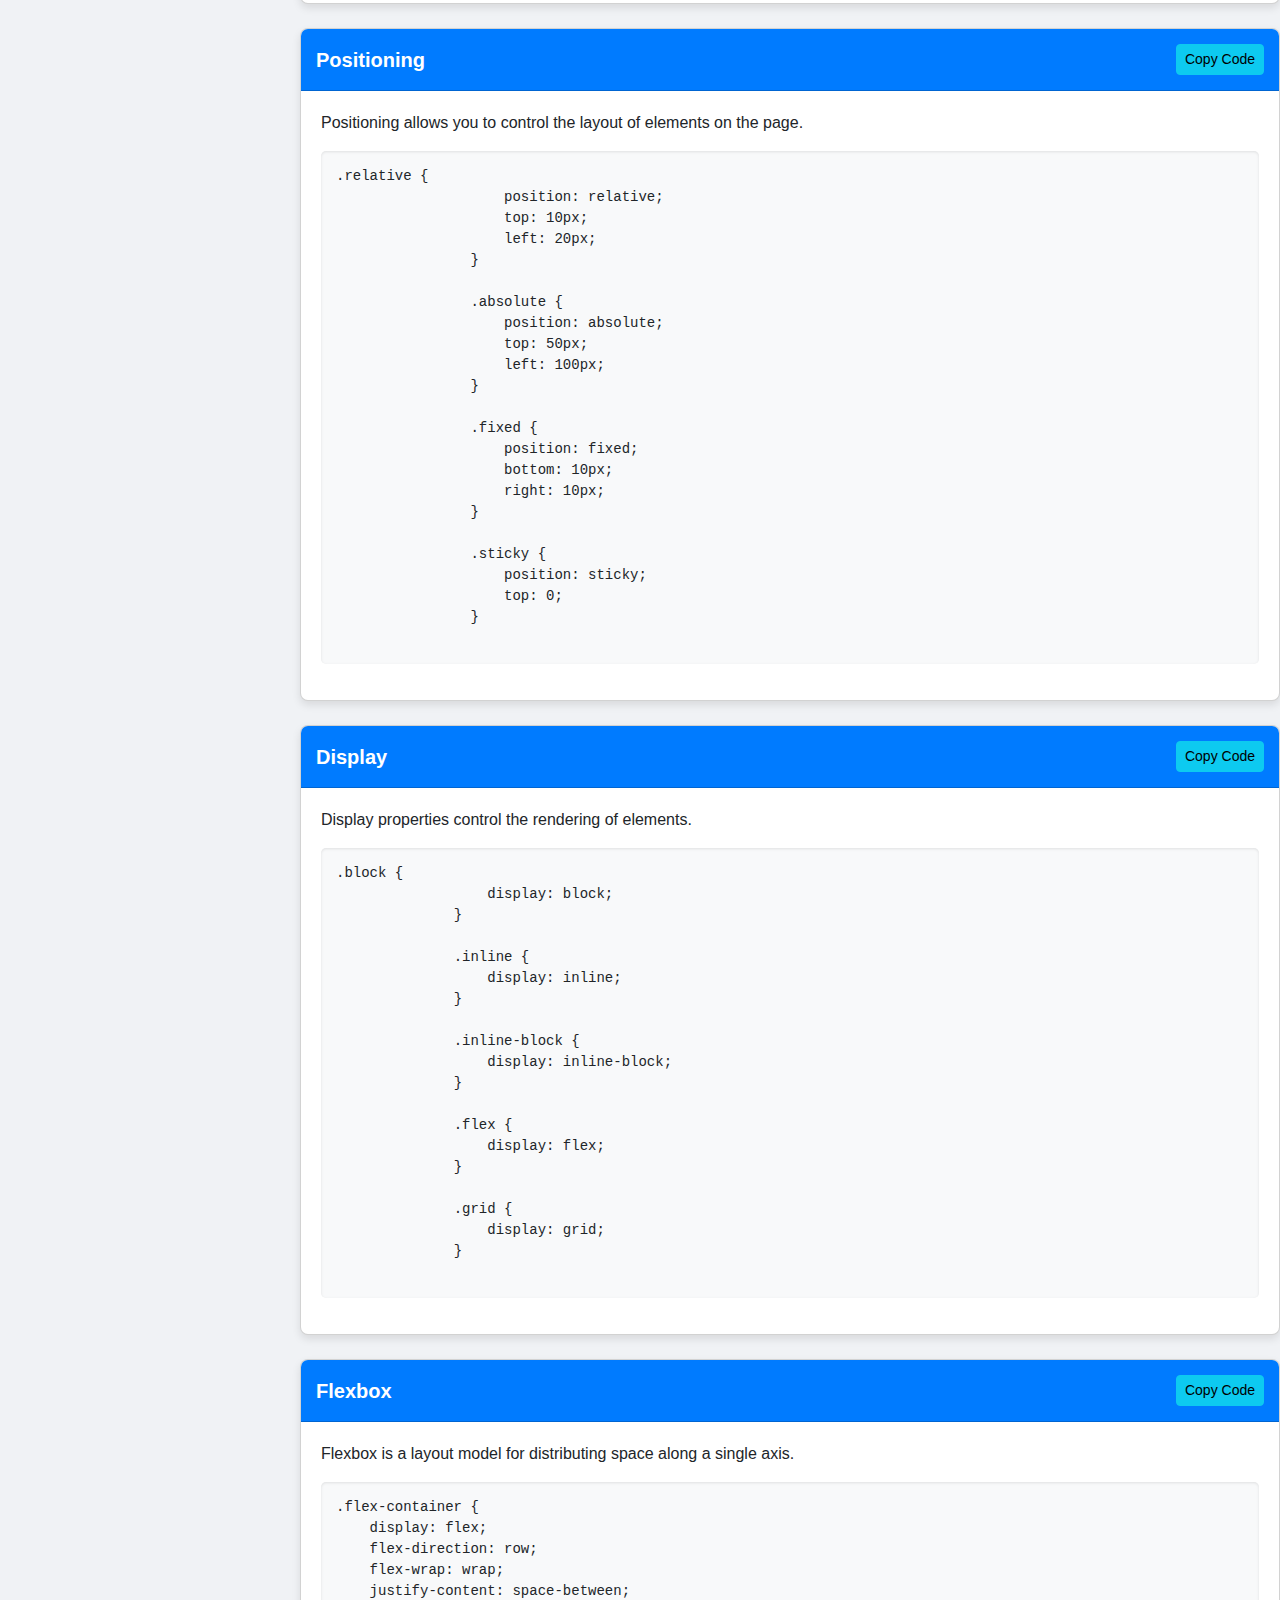
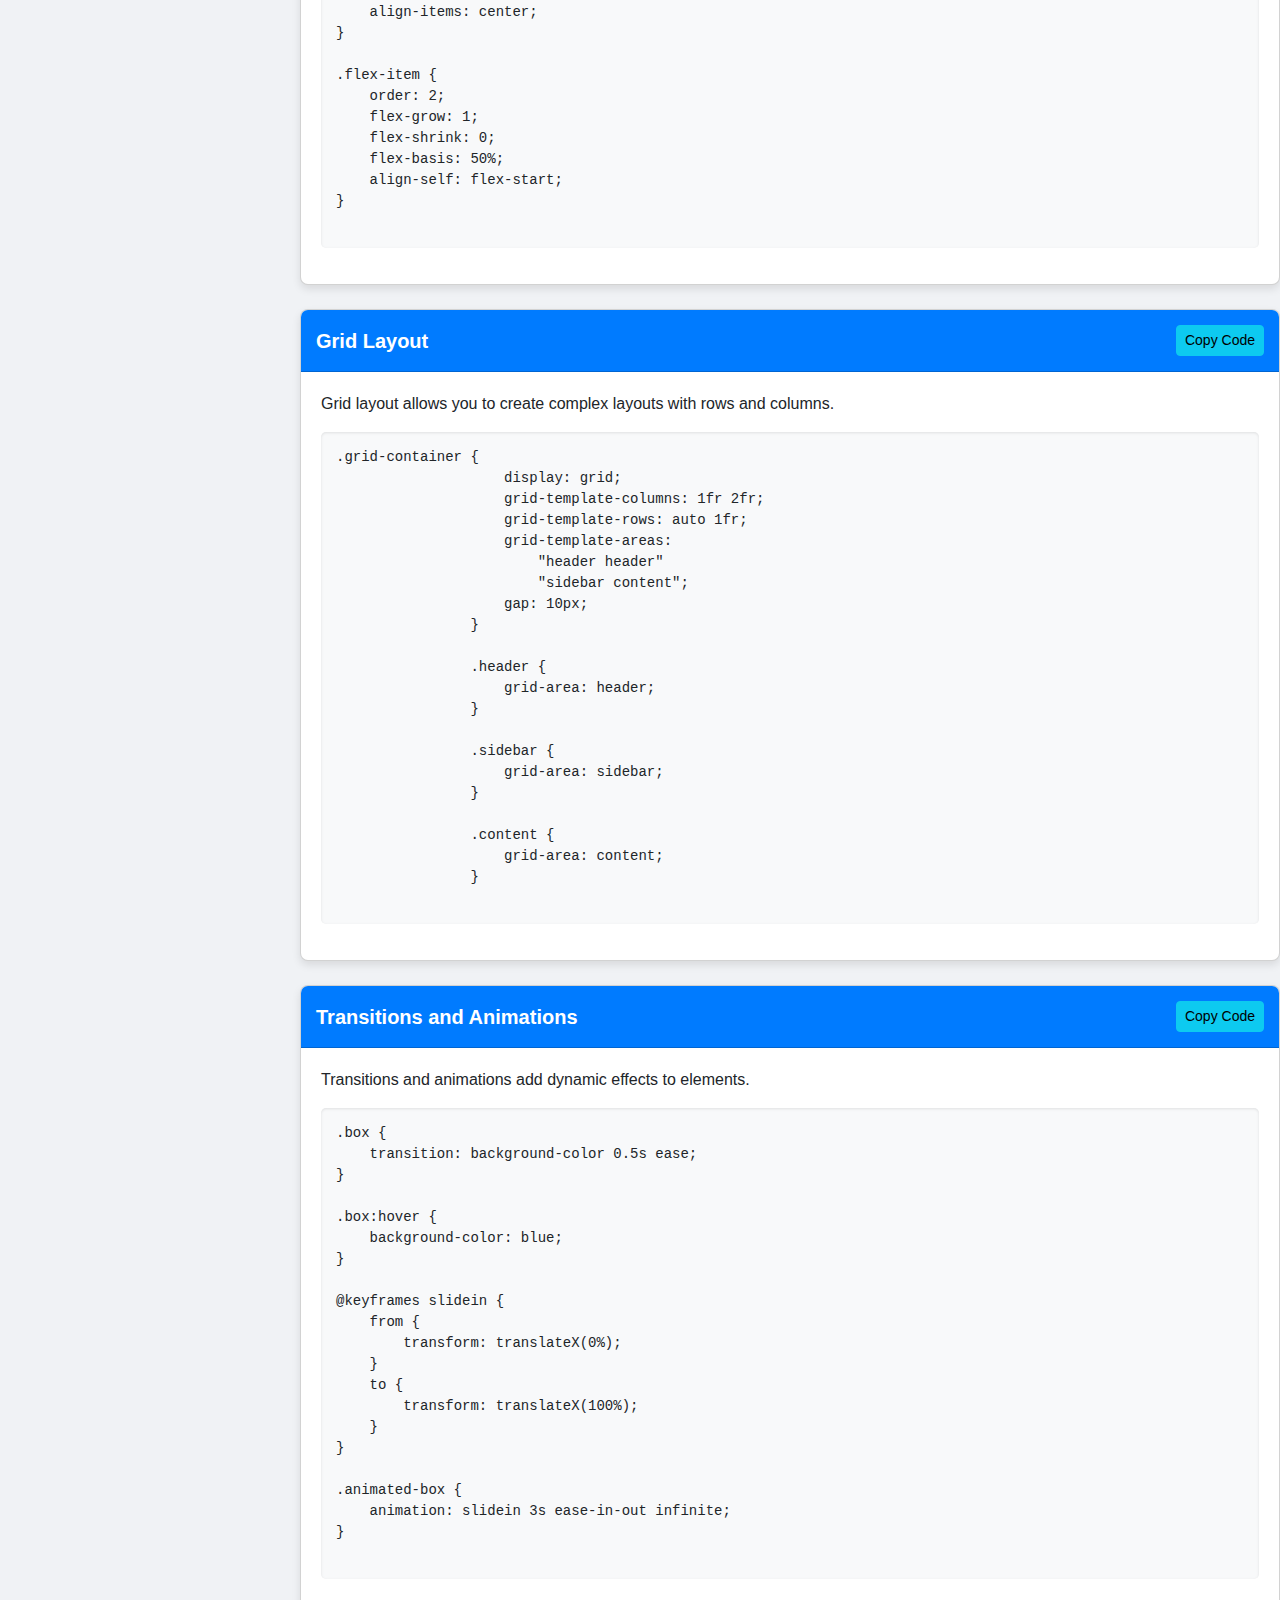
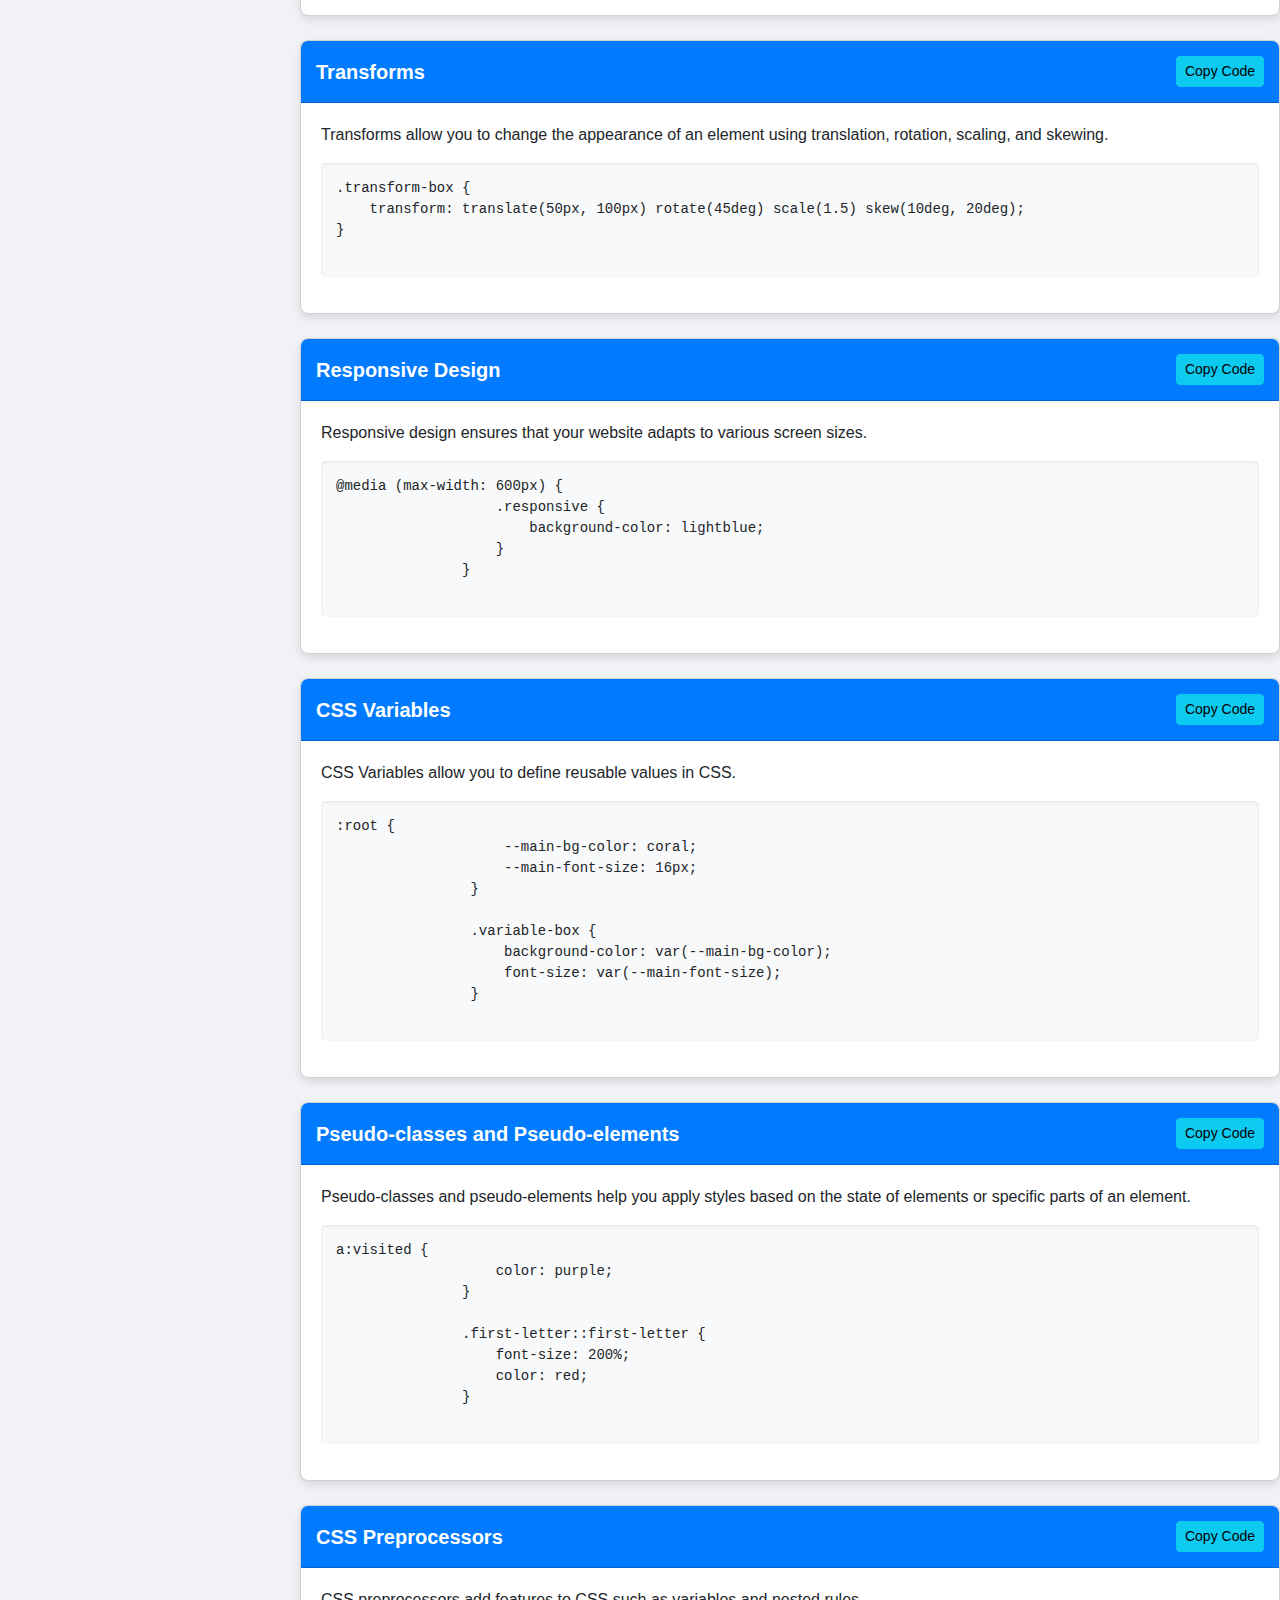
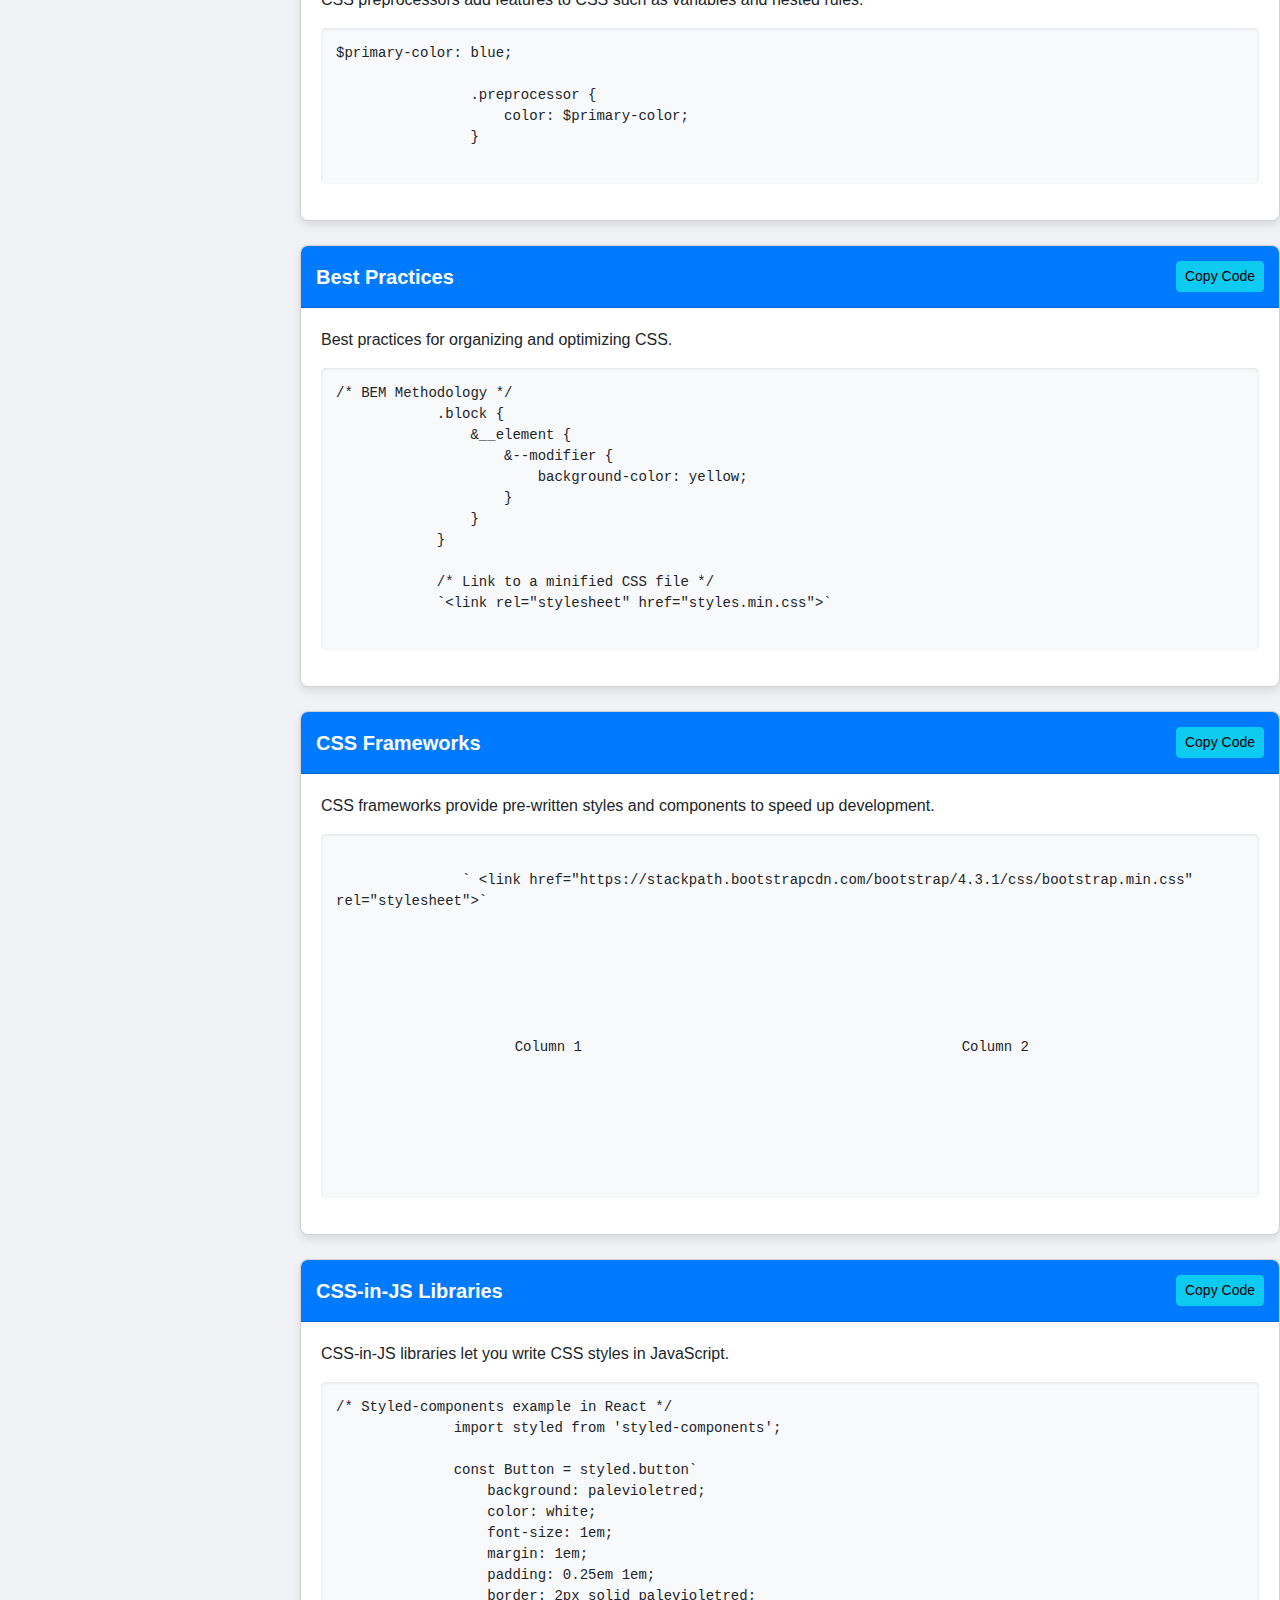
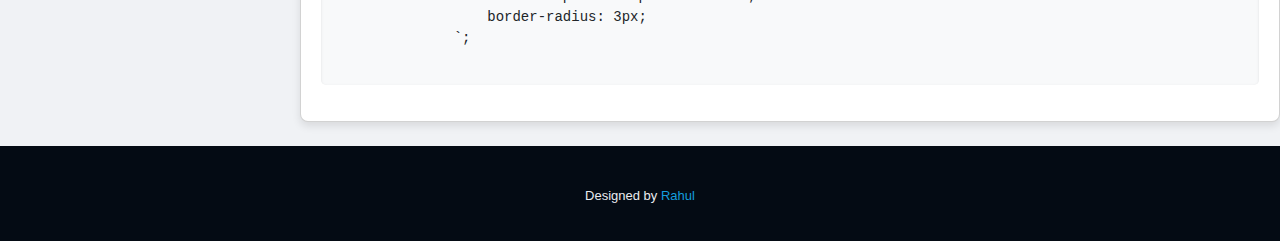
<file: Blog/css.html>
<!DOCTYPE html>
<html lang="en">

<head>
  <meta charset="utf-8">
  <meta content="width=device-width, initial-scale=1.0" name="viewport">

  <title>My Portfolio</title>
  <meta content="" name="description">
  <meta content="" name="keywords">

  <!-- Favicons -->
  <link href="../assets/img/images.png" rel="icon">
  <link href="../assets/img/apple-touch-icon.png" rel="apple-touch-icon">

  <!-- Google Fonts -->
  <link
    href="https://fonts.googleapis.com/css?family=Open+Sans:300,300i,400,400i,600,600i,700,700i|Raleway:300,300i,400,400i,500,500i,600,600i,700,700i|Poppins:300,300i,400,400i,500,500i,600,600i,700,700i"
    rel="stylesheet">

  <!-- Vendor CSS Files -->
  <link href="../assets/vendor/aos/aos.css" rel="stylesheet">
  <link href="../assets/vendor/bootstrap/css/bootstrap.min.css" rel="stylesheet">
  <link href="../assets/vendor/bootstrap-icons/bootstrap-icons.css" rel="stylesheet">
  <link href="../assets/vendor/boxicons/css/boxicons.min.css" rel="stylesheet">
  <link href="../assets/vendor/glightbox/css/glightbox.min.css" rel="stylesheet">
  <link href="../assets/vendor/swiper/swiper-bundle.min.css" rel="stylesheet">

  <!-- Template Main CSS File -->
  <link href="../assets/css/style.css" rel="stylesheet">
  <link href="../assets/css/javascript.css" rel="stylesheet">

  <!-- =======================================================
  * Template Name: iPortfolio
  * Updated: Sep 18 2023 with Bootstrap v5.3.2
  * Template URL: https://bootstrapmade.com/iportfolio-bootstrap-portfolio-websites-template/
  * Author: BootstrapMade.com
  * License: https://bootstrapmade.com/license/
  ======================================================== -->
</head>

<body>

  <!-- ======= Mobile nav toggle button ======= -->
  <i class="bi bi-list mobile-nav-toggle d-xl-none"></i>

  <!-- ======= Header ======= -->
  <header id="header">
    <div class="d-flex flex-column">

      <div class="profile">
        <img src="../assets/img/imresizer-1695233590816.jpg" alt="" class="img-fluid rounded-circle">
        <h1 class="text-light"><a href="../index.html">Rahul Balbatti</a></h1>
        <div class="social-links mt-3 text-center">
          <a href="#" class="twitter"><i class="bx bxl-twitter"></i></a>
          <a href="#" class="facebook"><i class="bx bxl-facebook"></i></a>
          <a href="#" class="instagram"><i class="bx bxl-instagram"></i></a>
          <a href="#" class="google-plus"><i class="bx bxl-skype"></i></a>
          <a href="https://www.linkedin.com/in/rahul8366" class="linkedin"><i class="bx bxl-linkedin"></i></a>
        </div>
      </div>

      <nav id="navbar" class="nav-menu navbar">
        <ul>
          <li><a href="../index.html" class="nav-link scrollto "><i class="bx bx-home"></i> <span>Home</span></a></li>
          <li><a href="#about" class="nav-link scrollto"><i class="bx bx-user"></i> <span>About</span></a></li>
          <li><a href="#resume" class="nav-link scrollto"><i class="bx bx-file-blank"></i> <span>Resume</span></a></li>
          <!-- <li><a href="#portfolio" class="nav-link scrollto"><i class="bx bx-book-content"></i> <span>Portfolio</span></a></li> -->
          <!-- <li><a href="#services" class="nav-link scrollto"><i class="bx bx-server"></i> <span>Services</span></a></li>
          <li><a href="#contact" class="nav-link scrollto"><i class="bx bx-envelope"></i> <span>Contact</span></a></li> -->
          <li class="nav-item dropdown">
            <a class="nav-link dropdown-toggle active" href="#" id="blogDropdown" role="button" data-toggle="dropdown"
              aria-haspopup="true" aria-expanded="false">
              <i class="bx bx-book"></i> <span>Blog</span>
            </a>
            <div class="dropdown-menu" aria-labelledby="blogDropdown">
              <!-- <a class="dropdown-item" href="#java">Java</a> -->
              <a class="dropdown-item" href="./html.html">HTML</a>
              <a class="dropdown-item active" href="./css.html">CSS</a>
              <a class="dropdown-item " href="./javascript.html">JavaScript</a>
              <a class="dropdown-item " href="./redux.html">React</a>
              <a class="dropdown-item " href="./react.html">Redux</a>
            </div>
          </li>
        </ul>
      </nav><!-- .nav-menu -->
    </div>
  </header>


  <!-- End Header -->

  <!-- ======= Hero Section ======= -->
  <section id="hero" class="d-flex flex-column justify-content-center align-items-center">
    <div class="hero-container" data-aos="fade-in">
      <h1>Rahul Balbatti</h1>
      <p>I'm <span class="typed" data-typed-items="Designer, Developer, Freelancer"></span></p>
    </div>
  </section><!-- End Hero -->

  <main id="main">

    <!-- ======= card Section ======= -->
    <div class="header bg-primary text-white text-center py-3">
      <h1>CSS Fundamentals Blog</h1>
    </div>

    <!-- Search Bar -->
    <div class="search-bar mb-4">
      <div class="input-group">
        <input type="text" id="searchInput" class="form-control" placeholder="Search blog posts...">
        <div class="input-group-append">
          <button class="btn btn-primary" onclick="searchPosts()">Search</button>
        </div>
      </div>
    </div>

    <!-- Cards Section-->
     
     <!-- Card 1: Selectors -->
     <div class="card mb-4">
        <div class="card-header d-flex justify-content-between align-items-center">
            <span>Selectors</span>
            <button class="btn btn-info btn-sm" onclick="copyToClipboard('codeSelectors')">Copy Code</button>
        </div>
        <div class="card-body">
            <p class="card-text">
                Selectors allow you to target HTML elements in different ways.
            </p>
            <pre id="codeSelectors"><code>/* Element selector */
               p {
               color: blue;
               }

               /* Class selector */
               .container {
               padding: 20px;
               }

               /* ID selector */
               #header {
               background-color: lightgray;
               }

               /* Attribute selector */
               input[type="text"] {
               border: 1px solid black;
               }

               /* Pseudo-class selector */
               a:hover {
               color: red;
               }

               /* Pseudo-element selector */
               p::first-line {
               font-weight: bold;
               }
            </code></pre>
        </div>
    </div>

    <!-- Card 2: Box Model -->
    <div class="card mb-4">
        <div class="card-header d-flex justify-content-between align-items-center">
            <span>Box Model</span>
            <button class="btn btn-info btn-sm" onclick="copyToClipboard('codeBoxModel')">Copy Code</button>
        </div>
        <div class="card-body">
            <p class="card-text">
                The Box Model describes the rectangular boxes generated for elements in the document tree.
            </p>
            <pre id="codeBoxModel"><code>.box {
                     width: 200px;
                     padding: 10px;
                     border: 5px solid black;
                     margin: 20px;
                 }
                             </code></pre>
        </div>
    </div>

    <!-- Card 3: Typography -->
    <div class="card mb-4">
        <div class="card-header d-flex justify-content-between align-items-center">
            <span>Typography</span>
            <button class="btn btn-info btn-sm" onclick="copyToClipboard('codeTypography')">Copy Code</button>
        </div>
        <div class="card-body">
            <p class="card-text">
                Typography refers to the style and appearance of text.
            </p>
            <pre id="codeTypography"><code>h1 {
                     font-family: Arial, sans-serif;
                     font-size: 24px;
                     font-weight: bold;
                     line-height: 1.5;
                     text-align: center;
                     text-decoration: underline;
                     text-transform: uppercase;
                 }
            </code></pre>
        </div>
    </div>

    <!-- Card 4: Color -->
    <div class="card mb-4">
        <div class="card-header d-flex justify-content-between align-items-center">
            <span>Color</span>
            <button class="btn btn-info btn-sm" onclick="copyToClipboard('codeColor')">Copy Code</button>
        </div>
        <div class="card-body">
            <p class="card-text">
                Color can be specified using names, hex values, RGB, RGBA, HSL, and HSLA.
            </p>
            <pre id="codeColor"><code>.text-color {
                color: #ff0000; /* Hex */
                background-color: rgb(0, 255, 0); /* RGB */
            }
            
            .absolute-units {
                width: 100px;
                height: 2in;
            }
            
            .relative-units {
                font-size: 2em;
                margin: 10%;
            }
            </code></pre>
        </div>
    </div>

    <!-- Card 5: Positioning -->
    <div class="card mb-4">
        <div class="card-header d-flex justify-content-between align-items-center">
            <span>Positioning</span>
            <button class="btn btn-info btn-sm" onclick="copyToClipboard('codePositioning')">Copy Code</button>
        </div>
        <div class="card-body">
            <p class="card-text">
                Positioning allows you to control the layout of elements on the page.
            </p>
            <pre id="codePositioning"><code>.relative {
                    position: relative;
                    top: 10px;
                    left: 20px;
                }
                
                .absolute {
                    position: absolute;
                    top: 50px;
                    left: 100px;
                }
                
                .fixed {
                    position: fixed;
                    bottom: 10px;
                    right: 10px;
                }
                
                .sticky {
                    position: sticky;
                    top: 0;
                }
            </code></pre>
        </div>
    </div>

    <!-- Card 6: Display -->
    <div class="card mb-4">
        <div class="card-header d-flex justify-content-between align-items-center">
            <span>Display</span>
            <button class="btn btn-info btn-sm" onclick="copyToClipboard('codeDisplay')">Copy Code</button>
        </div>
        <div class="card-body">
            <p class="card-text">
                Display properties control the rendering of elements.
            </p>
            <pre id="codeDisplay"><code>.block {
                  display: block;
              }
              
              .inline {
                  display: inline;
              }
              
              .inline-block {
                  display: inline-block;
              }
              
              .flex {
                  display: flex;
              }
              
              .grid {
                  display: grid;
              }
            </code></pre>
        </div>
    </div>

    <!-- Card 7: Flexbox -->
    <div class="card mb-4">
        <div class="card-header d-flex justify-content-between align-items-center">
            <span>Flexbox</span>
            <button class="btn btn-info btn-sm" onclick="copyToClipboard('codeFlexbox')">Copy Code</button>
        </div>
        <div class="card-body">
            <p class="card-text">
                Flexbox is a layout model for distributing space along a single axis.
            </p>
            <pre id="codeFlexbox"><code>.flex-container {
    display: flex;
    flex-direction: row;
    flex-wrap: wrap;
    justify-content: space-between;
    align-items: center;
}

.flex-item {
    order: 2;
    flex-grow: 1;
    flex-shrink: 0;
    flex-basis: 50%;
    align-self: flex-start;
}
            </code></pre>
        </div>
    </div>

    <!-- Card 8: Grid Layout -->
    <div class="card mb-4">
        <div class="card-header d-flex justify-content-between align-items-center">
            <span>Grid Layout</span>
            <button class="btn btn-info btn-sm" onclick="copyToClipboard('codeGridLayout')">Copy Code</button>
        </div>
        <div class="card-body">
            <p class="card-text">
                Grid layout allows you to create complex layouts with rows and columns.
            </p>
            <pre id="codeGridLayout"><code>.grid-container {
                    display: grid;
                    grid-template-columns: 1fr 2fr;
                    grid-template-rows: auto 1fr;
                    grid-template-areas:
                        "header header"
                        "sidebar content";
                    gap: 10px;
                }
                
                .header {
                    grid-area: header;
                }
                
                .sidebar {
                    grid-area: sidebar;
                }
                
                .content {
                    grid-area: content;
                }
            </code></pre>
        </div>
    </div>

    <!-- Card 9: Transitions and Animations -->
    <div class="card mb-4">
        <div class="card-header d-flex justify-content-between align-items-center">
            <span>Transitions and Animations</span>
            <button class="btn btn-info btn-sm" onclick="copyToClipboard('codeTransitions')">Copy Code</button>
        </div>
        <div class="card-body">
            <p class="card-text">
                Transitions and animations add dynamic effects to elements.
            </p>
            <pre id="codeTransitions"><code>.box {
    transition: background-color 0.5s ease;
}

.box:hover {
    background-color: blue;
}

@keyframes slidein {
    from {
        transform: translateX(0%);
    }
    to {
        transform: translateX(100%);
    }
}

.animated-box {
    animation: slidein 3s ease-in-out infinite;
}
            </code></pre>
        </div>
    </div>

    <!-- Card 10: Transforms -->
    <div class="card mb-4">
        <div class="card-header d-flex justify-content-between align-items-center">
            <span>Transforms</span>
            <button class="btn btn-info btn-sm" onclick="copyToClipboard('codeTransforms')">Copy Code</button>
        </div>
        <div class="card-body">
            <p class="card-text">
                Transforms allow you to change the appearance of an element using translation, rotation, scaling, and skewing.
            </p>
            <pre id="codeTransforms"><code>.transform-box {
    transform: translate(50px, 100px) rotate(45deg) scale(1.5) skew(10deg, 20deg);
}
            </code></pre>
        </div>
    </div>

    <!-- Card 11: Responsive Design -->
    <div class="card mb-4">
        <div class="card-header d-flex justify-content-between align-items-center">
            <span>Responsive Design</span>
            <button class="btn btn-info btn-sm" onclick="copyToClipboard('codeResponsiveDesign')">Copy Code</button>
        </div>
        <div class="card-body">
            <p class="card-text">
                Responsive design ensures that your website adapts to various screen sizes.
            </p>
            <pre id="codeResponsiveDesign"><code>@media (max-width: 600px) {
                   .responsive {
                       background-color: lightblue;
                   }
               }
            </code></pre>
        </div>
    </div>

    <!-- Card 12: CSS Variables -->
    <div class="card mb-4">
        <div class="card-header d-flex justify-content-between align-items-center">
            <span>CSS Variables</span>
            <button class="btn btn-info btn-sm" onclick="copyToClipboard('codeCSSVariables')">Copy Code</button>
        </div>
        <div class="card-body">
            <p class="card-text">
                CSS Variables allow you to define reusable values in CSS.
            </p>
            <pre id="codeCSSVariables"><code>:root {
                    --main-bg-color: coral;
                    --main-font-size: 16px;
                }
                
                .variable-box {
                    background-color: var(--main-bg-color);
                    font-size: var(--main-font-size);
                }
            </code></pre>
        </div>
    </div>

    <!-- Card 13: Pseudo-classes and Pseudo-elements -->
    <div class="card mb-4">
        <div class="card-header d-flex justify-content-between align-items-center">
            <span>Pseudo-classes and Pseudo-elements</span>
            <button class="btn btn-info btn-sm" onclick="copyToClipboard('codePseudoClasses')">Copy Code</button>
        </div>
        <div class="card-body">
            <p class="card-text">
                Pseudo-classes and pseudo-elements help you apply styles based on the state of elements or specific parts of an element.
            </p>
            <pre id="codePseudoClasses"><code>a:visited {
                   color: purple;
               }
               
               .first-letter::first-letter {
                   font-size: 200%;
                   color: red;
               }
            </code></pre>
        </div>
    </div>

    <!-- Card 14: CSS Preprocessors -->
    <div class="card mb-4">
        <div class="card-header d-flex justify-content-between align-items-center">
            <span>CSS Preprocessors</span>
            <button class="btn btn-info btn-sm" onclick="copyToClipboard('codePreprocessors')">Copy Code</button>
        </div>
        <div class="card-body">
            <p class="card-text">
                CSS preprocessors add features to CSS such as variables and nested rules.
            </p>
            <pre id="codePreprocessors"><code>$primary-color: blue;

                .preprocessor {
                    color: $primary-color;
                }
            </code></pre>
        </div>
    </div>

    <!-- Card 15: Best Practices -->
    <div class="card mb-4">
        <div class="card-header d-flex justify-content-between align-items-center">
            <span>Best Practices</span>
            <button class="btn btn-info btn-sm" onclick="copyToClipboard('codeBestPractices')">Copy Code</button>
        </div>
        <div class="card-body">
            <p class="card-text">
                Best practices for organizing and optimizing CSS.
            </p>
            <pre id="codeBestPractices"><code>/* BEM Methodology */
            .block {
                &__element {
                    &--modifier {
                        background-color: yellow;
                    }
                }
            }
            
            /* Link to a minified CSS file */
            `&lt;link rel="stylesheet" href="styles.min.css"&gt;`
            </code></pre>
        </div>
    </div>

    <!-- Card 16: CSS Frameworks -->
    <div class="card mb-4">
        <div class="card-header d-flex justify-content-between align-items-center">
            <span>CSS Frameworks</span>
            <button class="btn btn-info btn-sm" onclick="copyToClipboard('codeCSSFrameworks')">Copy Code</button>
        </div>
        <div class="card-body">
            <p class="card-text">
                CSS frameworks provide pre-written styles and components to speed up development.
            </p>
            <pre id="codeCSSFrameworks"><code><!-- Bootstrap Example -->
               ` &lt;link href="https://stackpath.bootstrapcdn.com/bootstrap/4.3.1/css/bootstrap.min.css" rel="stylesheet"&gt;`

            <div class="container">
           <div class="row">
               <div class="col">
                   Column 1
               </div>
               <div class="col">
                   Column 2
               </div>
           </div>
           </div>
                   </code></pre>
               </div>
           </div>

    <!-- Card 17: CSS-in-JS Libraries -->
    <div class="card mb-4">
        <div class="card-header d-flex justify-content-between align-items-center">
            <span>CSS-in-JS Libraries</span>
            <button class="btn btn-info btn-sm" onclick="copyToClipboard('codeCSSinJS')">Copy Code</button>
        </div>
        <div class="card-body">
            <p class="card-text">
                CSS-in-JS libraries let you write CSS styles in JavaScript.
            </p>
            <pre id="codeCSSinJS"><code>/* Styled-components example in React */
              import styled from 'styled-components';
              
              const Button = styled.button`
                  background: palevioletred;
                  color: white;
                  font-size: 1em;
                  margin: 1em;
                  padding: 0.25em 1em;
                  border: 2px solid palevioletred;
                  border-radius: 3px;
              `;
            </code></pre>
        </div>
    </div>
       

    <!-- Add more cards as needed -->

    <!-- End cards Section -->

  </main><!-- End #main -->

  <!-- ======= Footer ======= -->
  <footer id="footer">
    <div class="container">
      <!-- <div class="copyright">
        &copy; Copyright <strong><span>iPortfolio</span></strong>
      </div> -->
      <div class="credits">
        <!-- All the links in the footer should remain intact. -->
        <!-- You can delete the links only if you purchased the pro version. -->
        <!-- Licensing information: https://bootstrapmade.com/license/ -->
        <!-- Purchase the pro version with working PHP/AJAX contact form: https://bootstrapmade.com/iportfolio-bootstrap-portfolio-websites-template/ -->
        Designed by <a href="#">Rahul</a>
      </div>
    </div>
  </footer><!-- End  Footer -->

  <a href="#" class="back-to-top d-flex align-items-center justify-content-center"><i
      class="bi bi-arrow-up-short"></i></a>

  <!-- Vendor JS Files -->
  <script src="../assets/vendor/purecounter/purecounter_vanilla.js"></script>
  <script src="../assets/vendor/aos/aos.js"></script>
  <script src="../assets/vendor/bootstrap/js/bootstrap.bundle.min.js"></script>
  <script src="../assets/vendor/glightbox/js/glightbox.min.js"></script>
  <script src="../assets/vendor/isotope-layout/isotope.pkgd.min.js"></script>
  <script src="../assets/vendor/swiper/swiper-bundle.min.js"></script>
  <script src="../assets/vendor/typed.js/typed.umd.js"></script>
  <script src="../assets/vendor/waypoints/noframework.waypoints.js"></script>
  <script src="../assets/vendor/php-email-form/validate.js"></script>
  <script src="https://code.jquery.com/jquery-3.5.1.slim.min.js"></script>
  <script src="https://cdn.jsdelivr.net/npm/@popperjs/core@2.5.2/dist/umd/popper.min.js"></script>
  <script src="https://stackpath.bootstrapcdn.com/bootstrap/4.5.2/js/bootstrap.min.js"></script>


  <!-- Template Main JS File -->
  <script src="../assets/js/main.js"></script>
  <script src="../assets/js/copycode.js"></script>

</body>

</html>
</file>
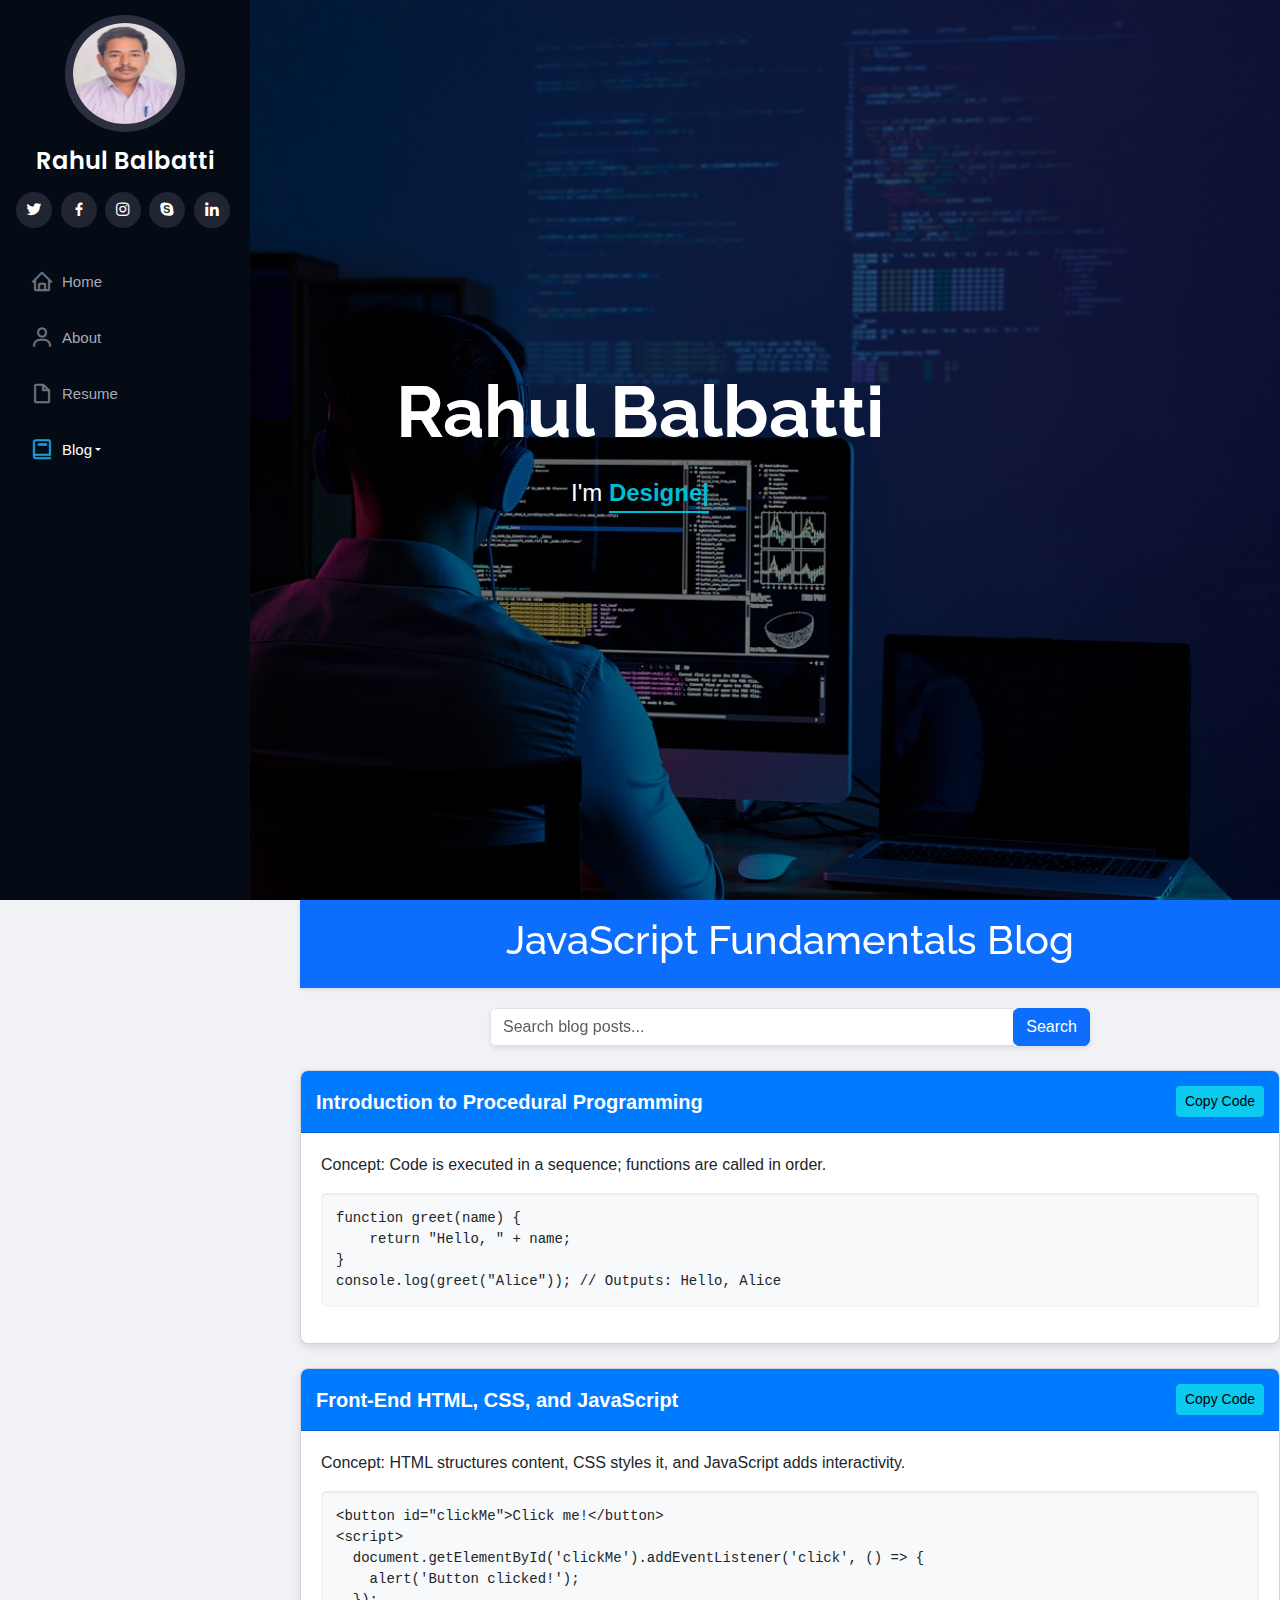
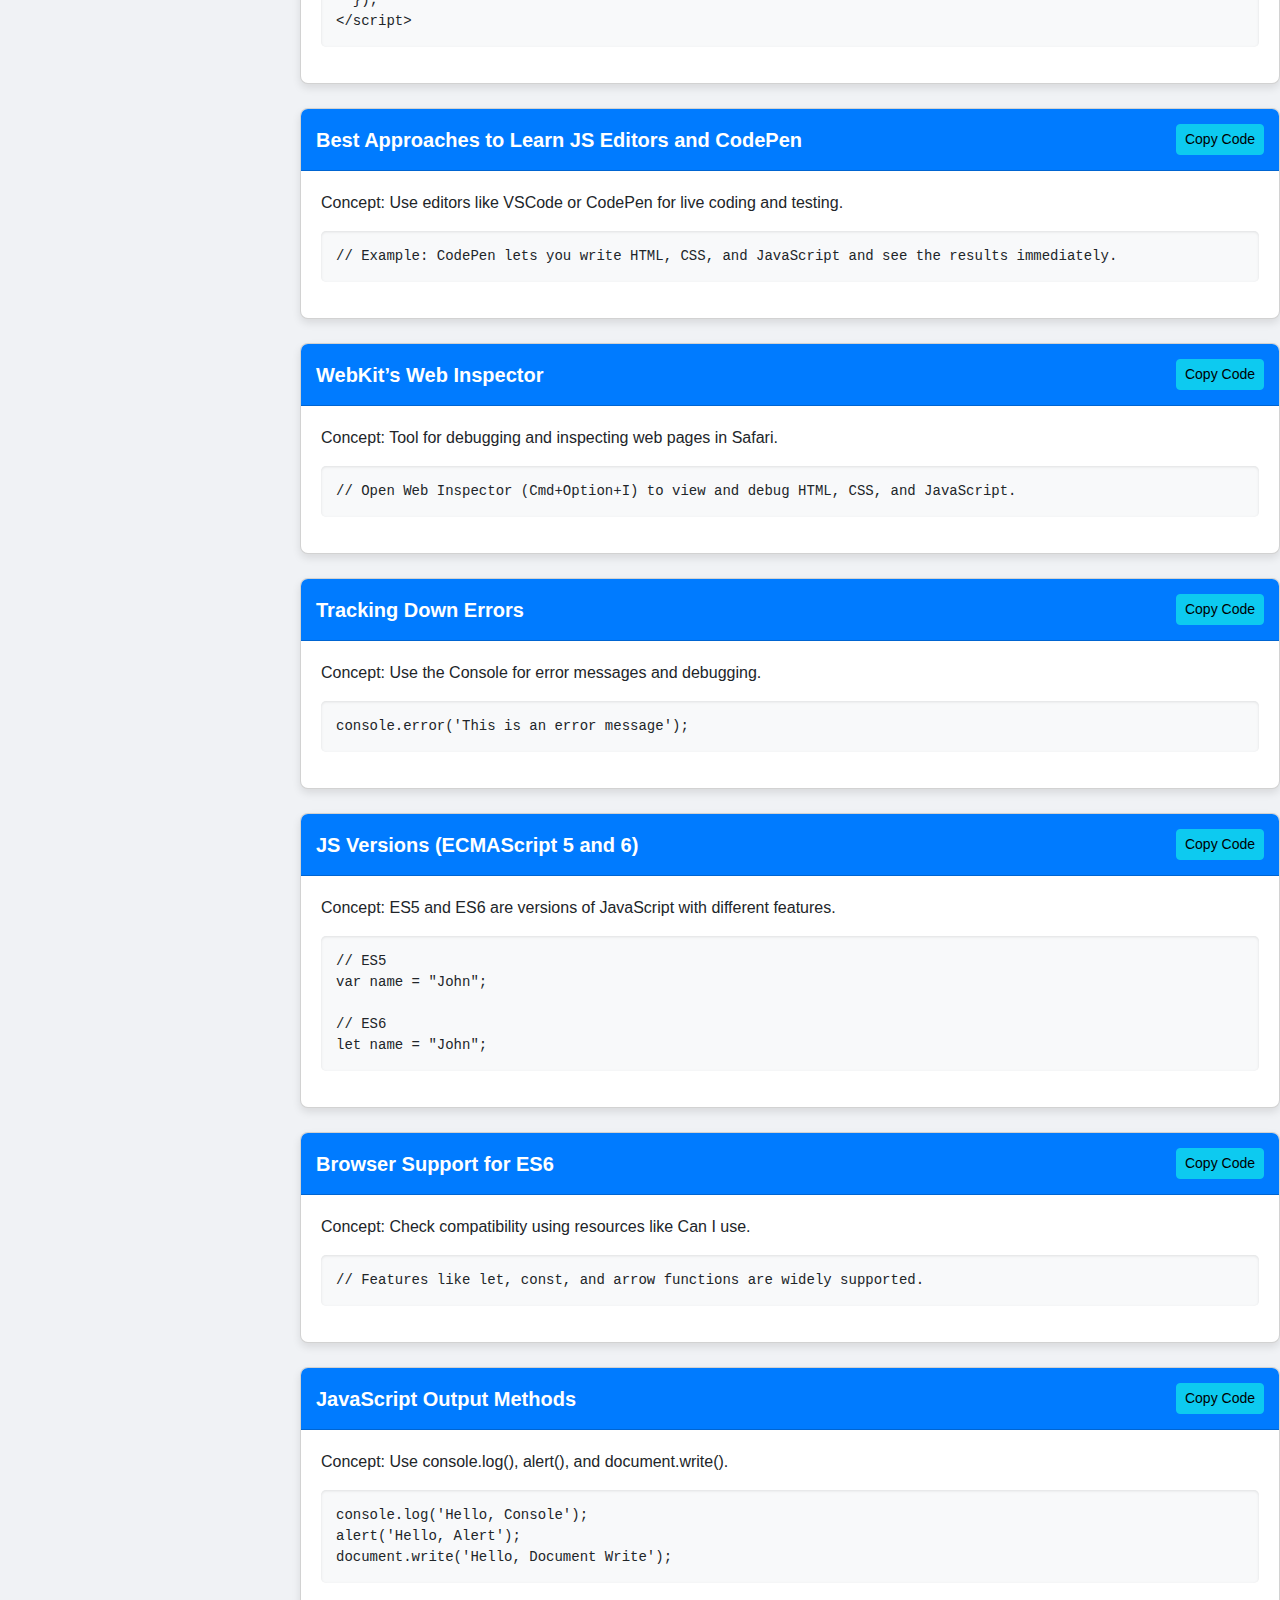
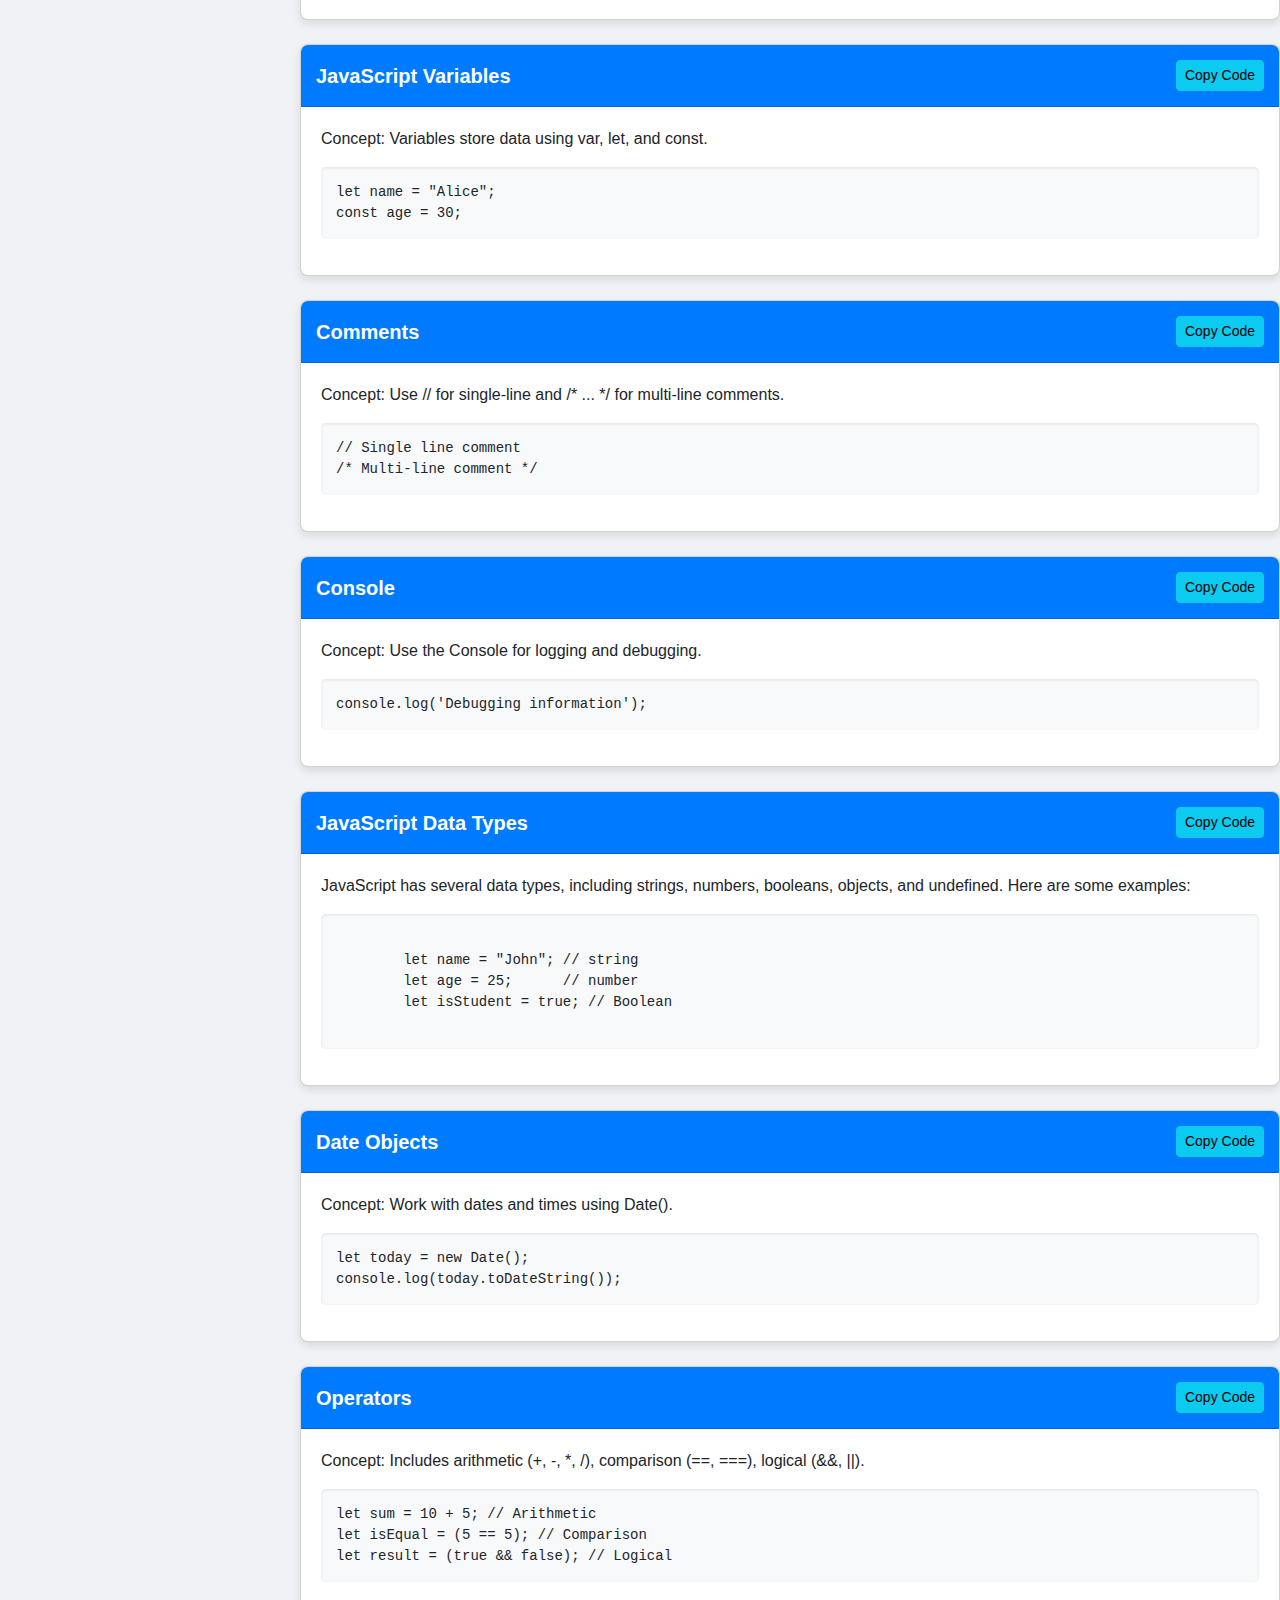
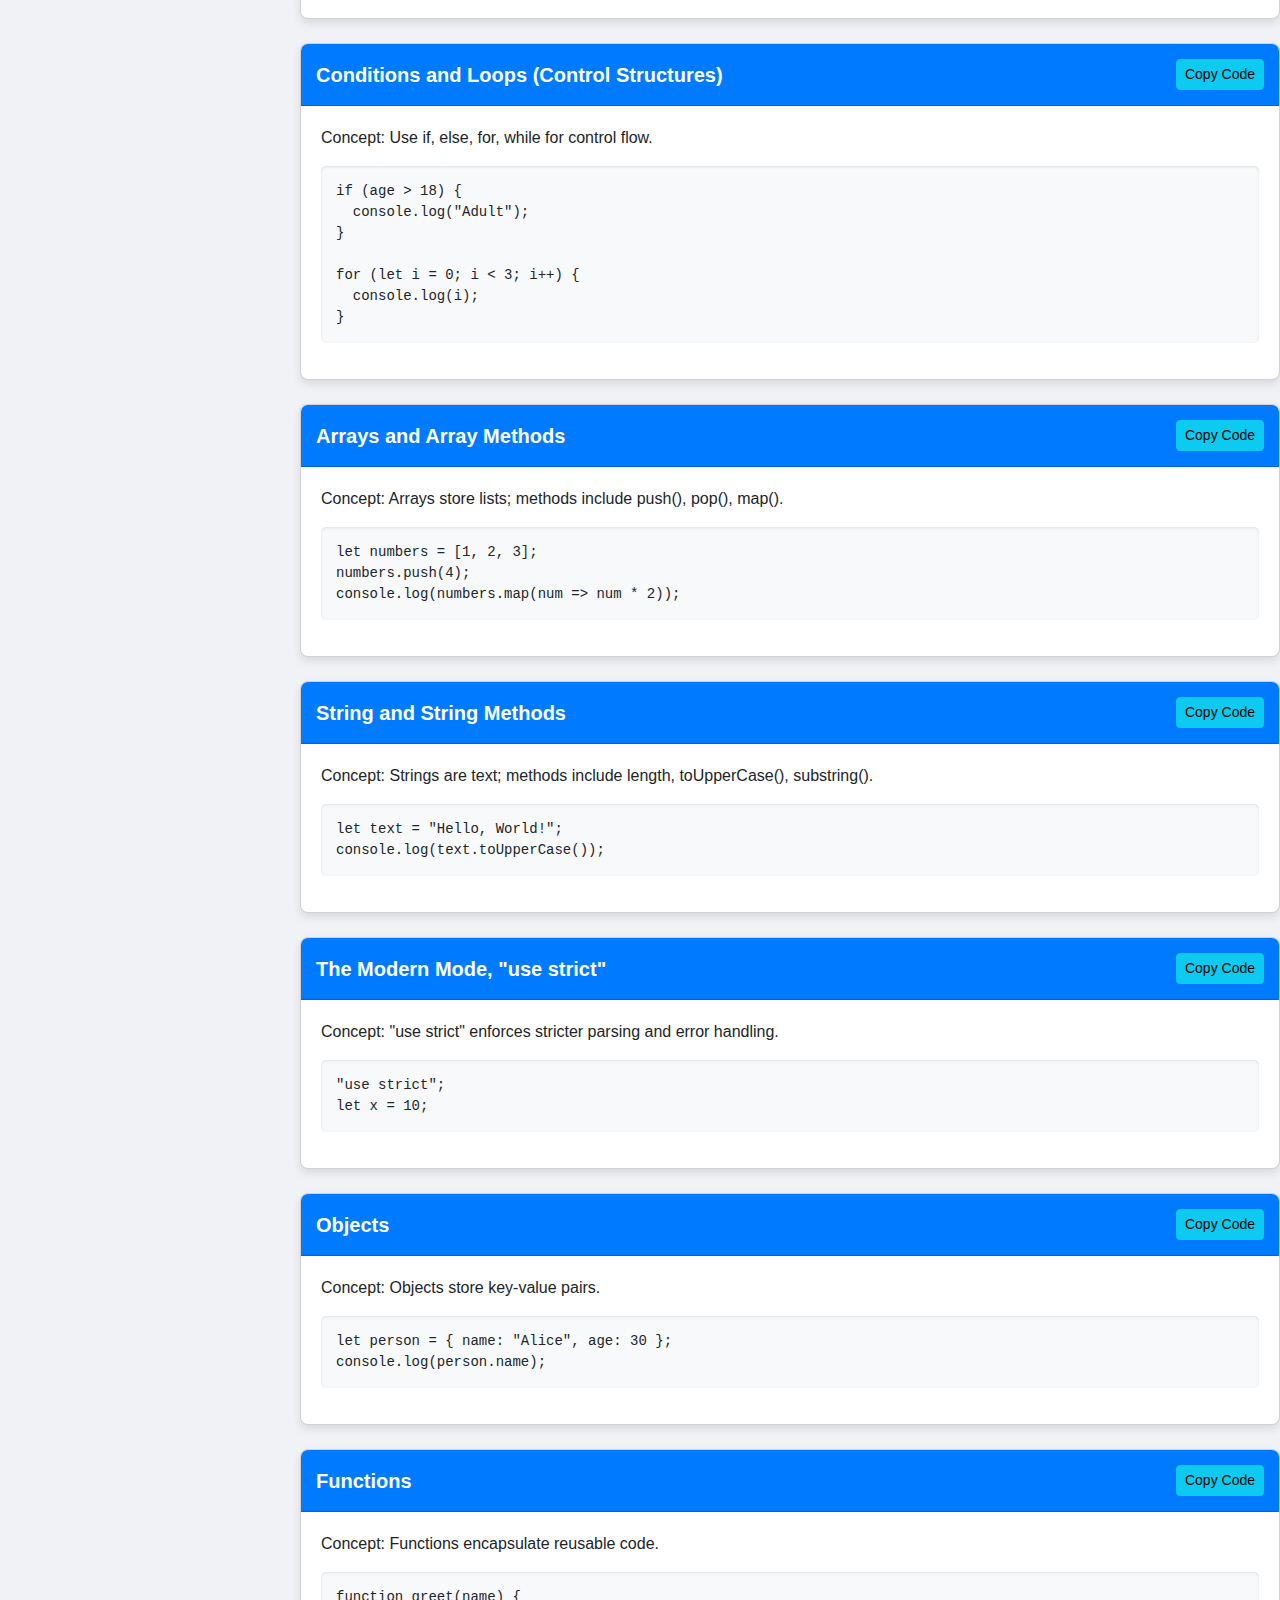
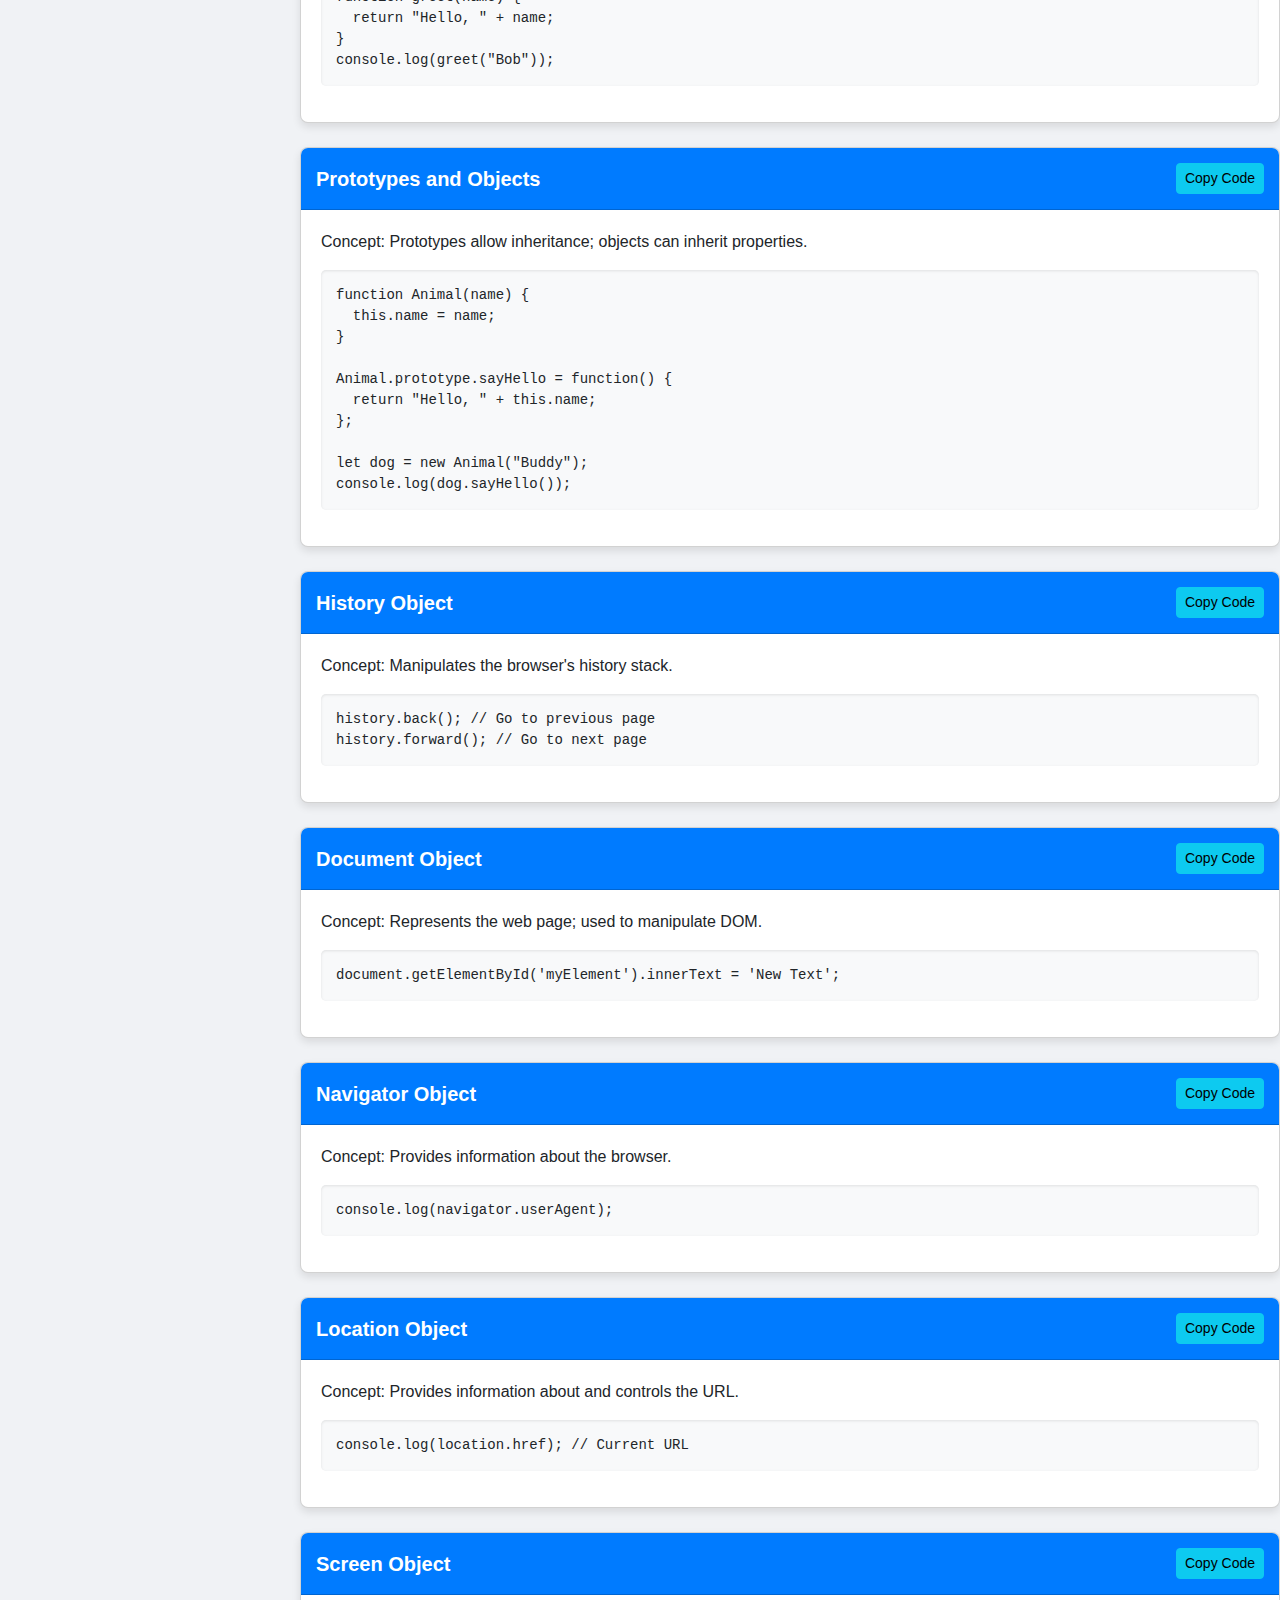
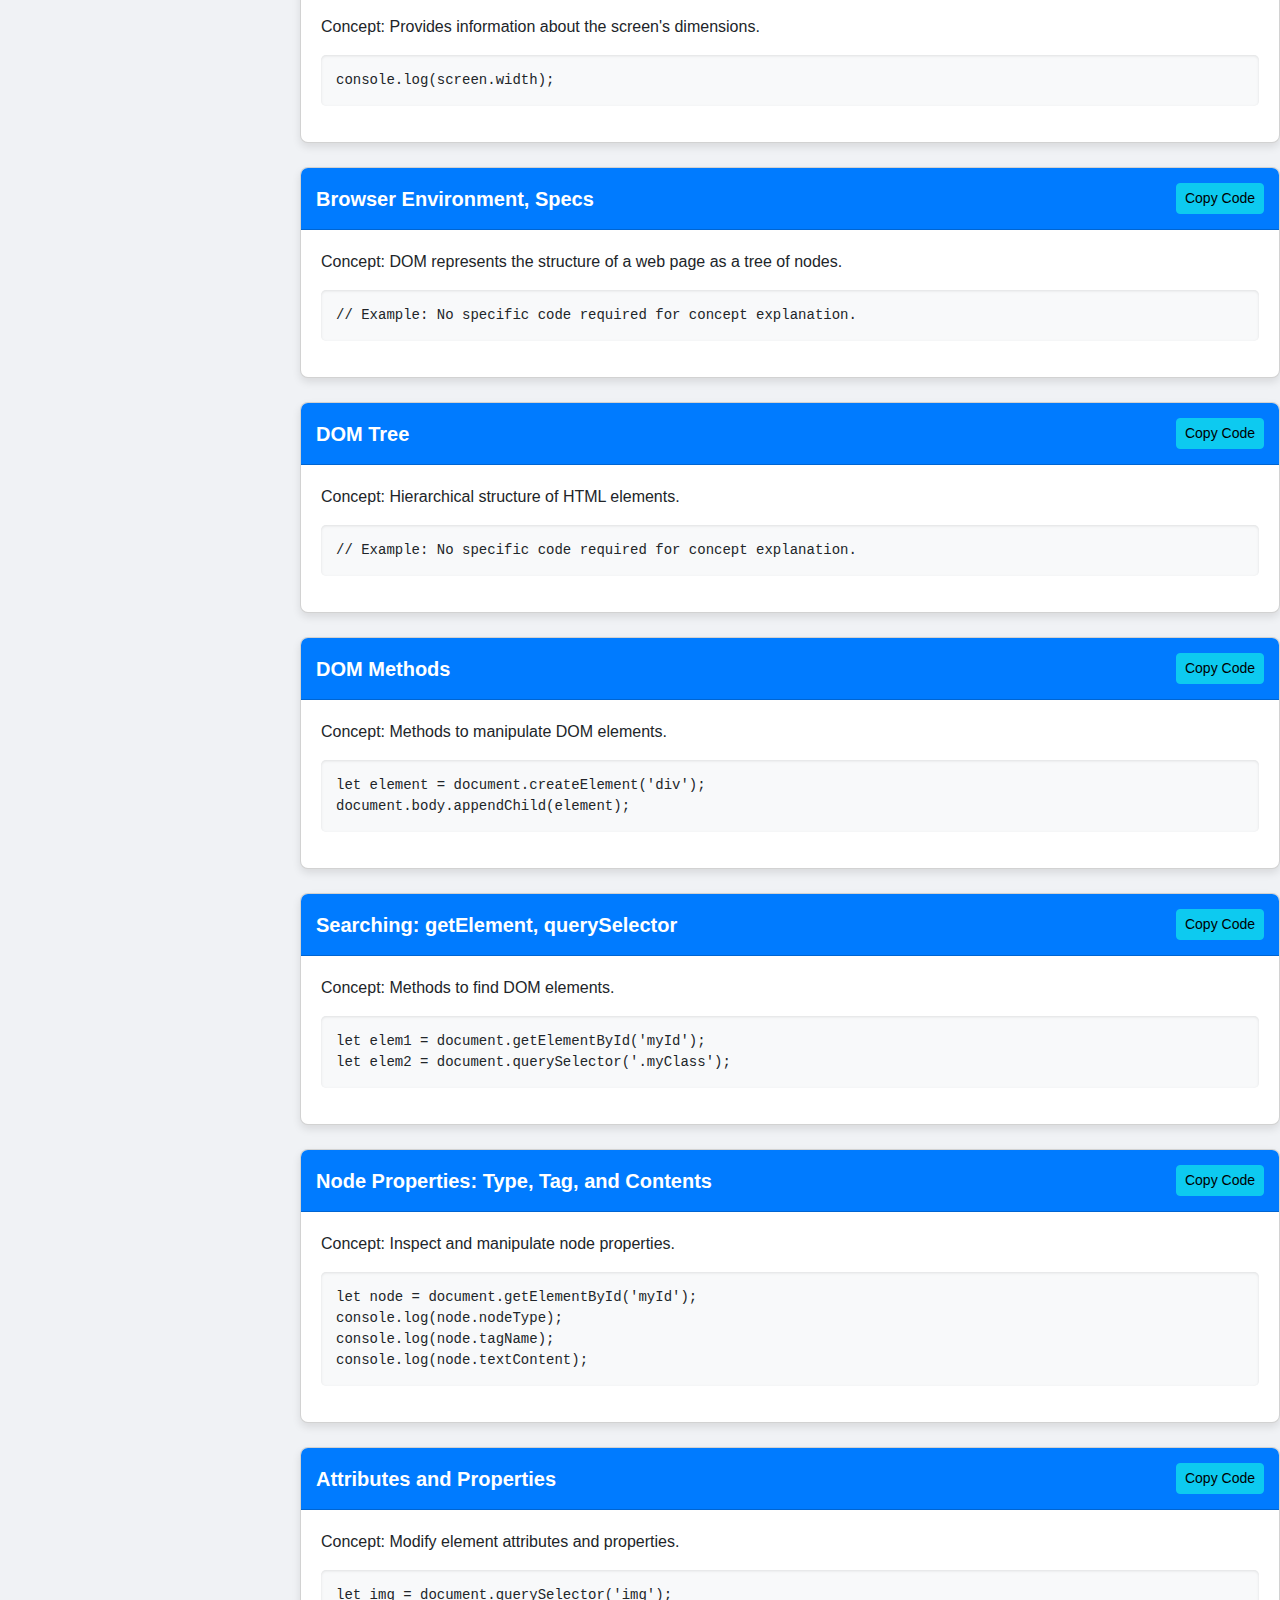
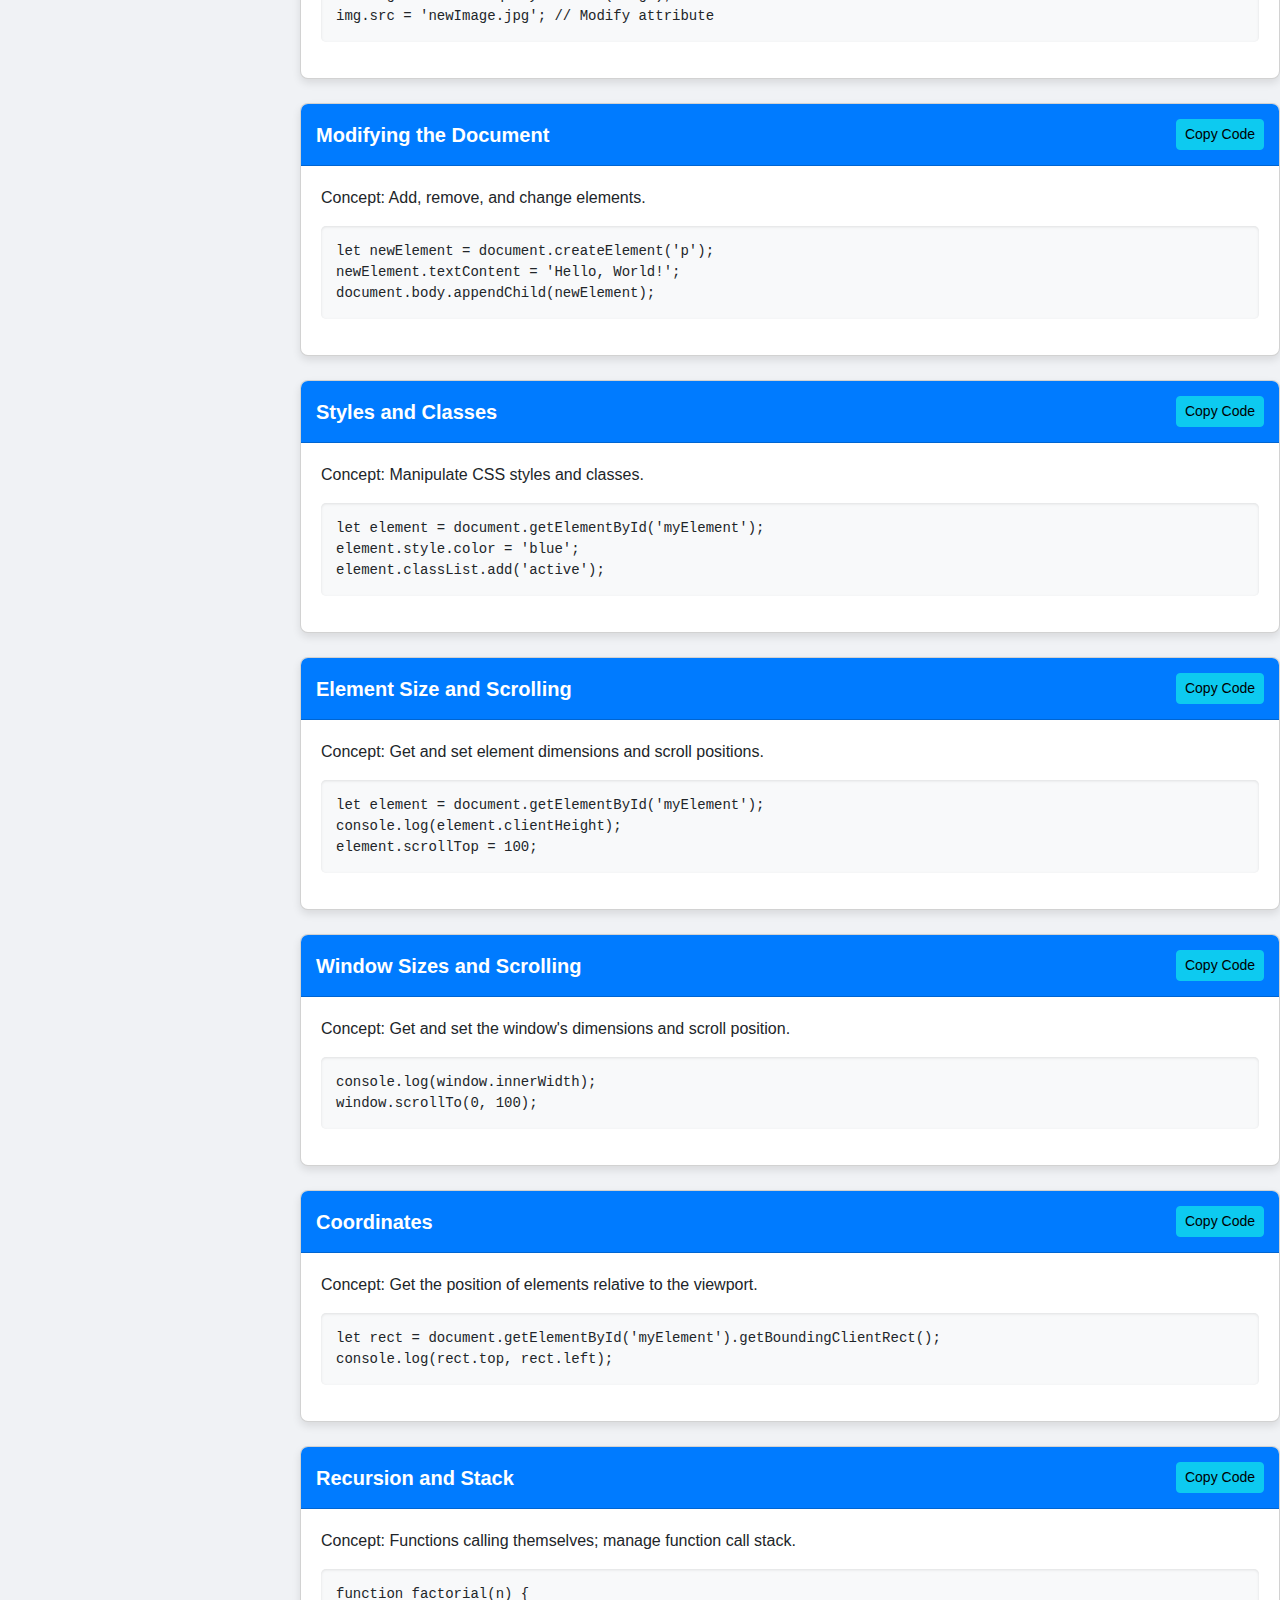
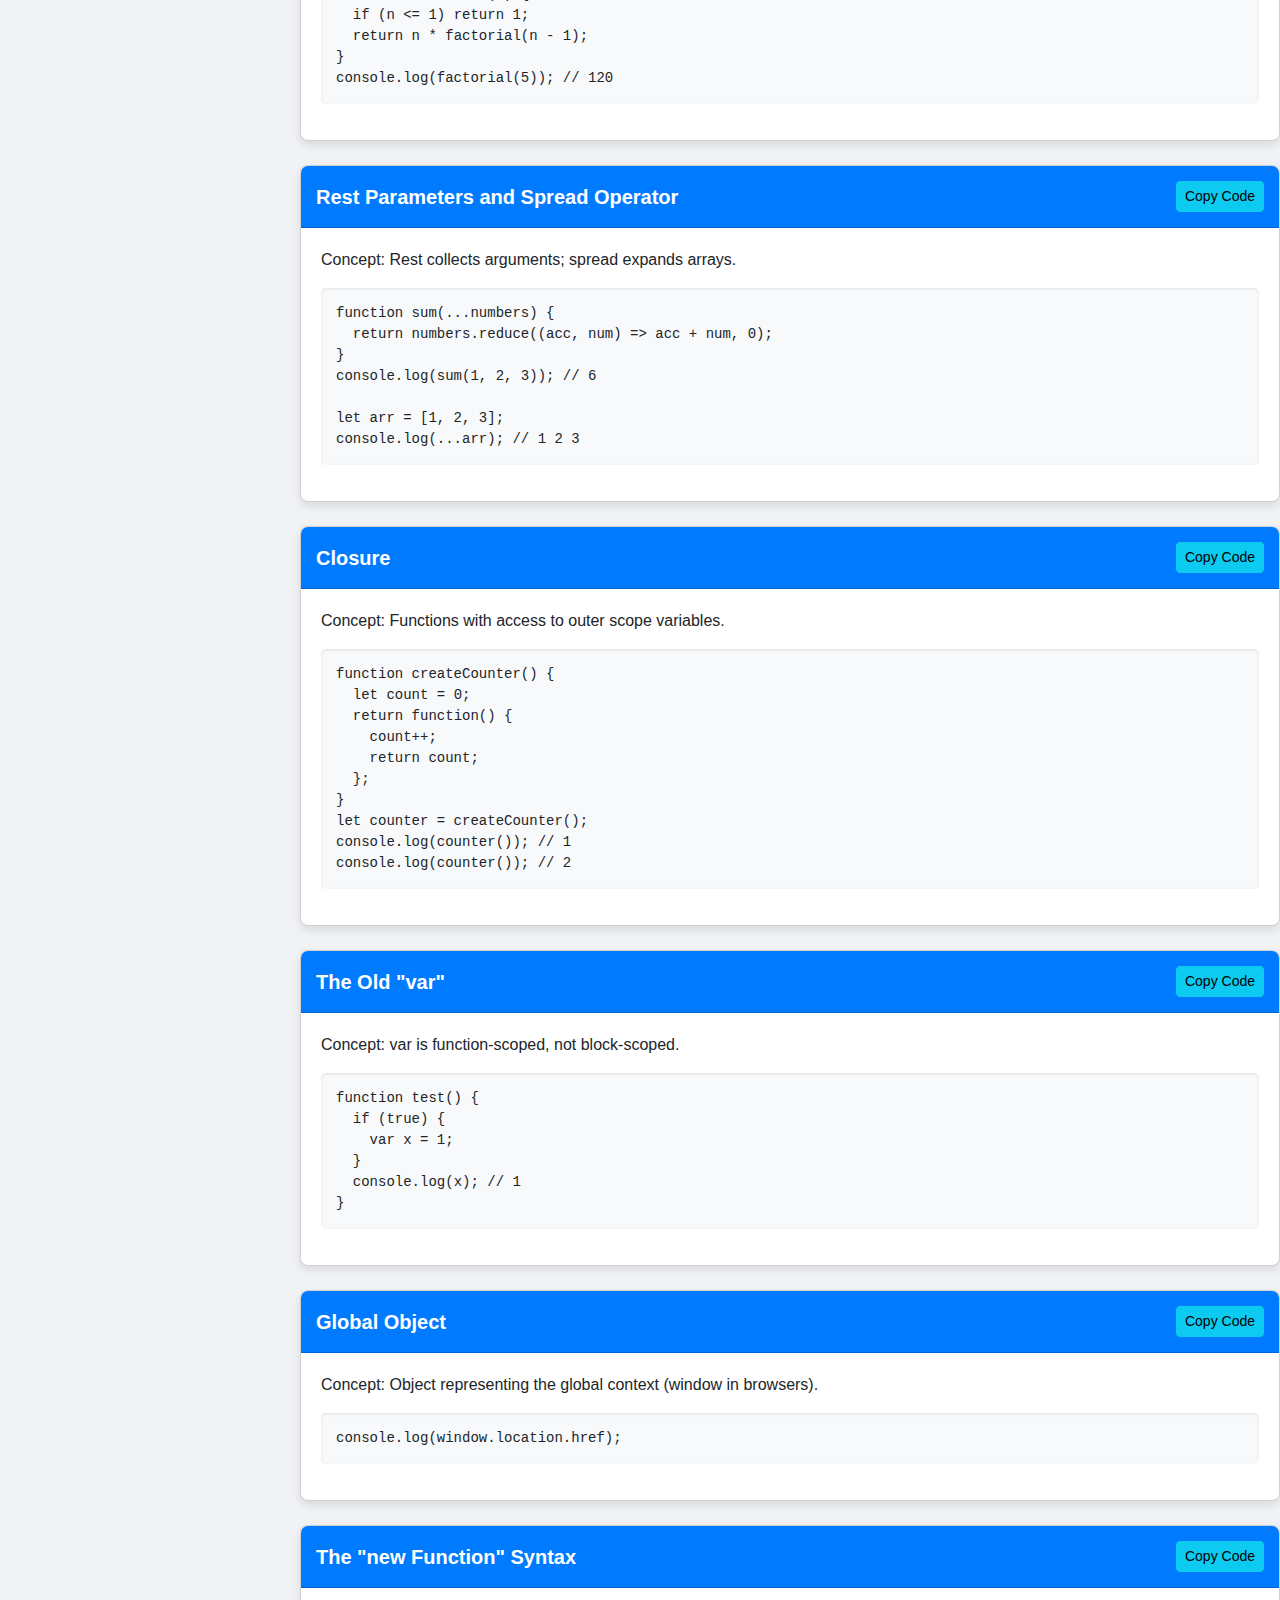
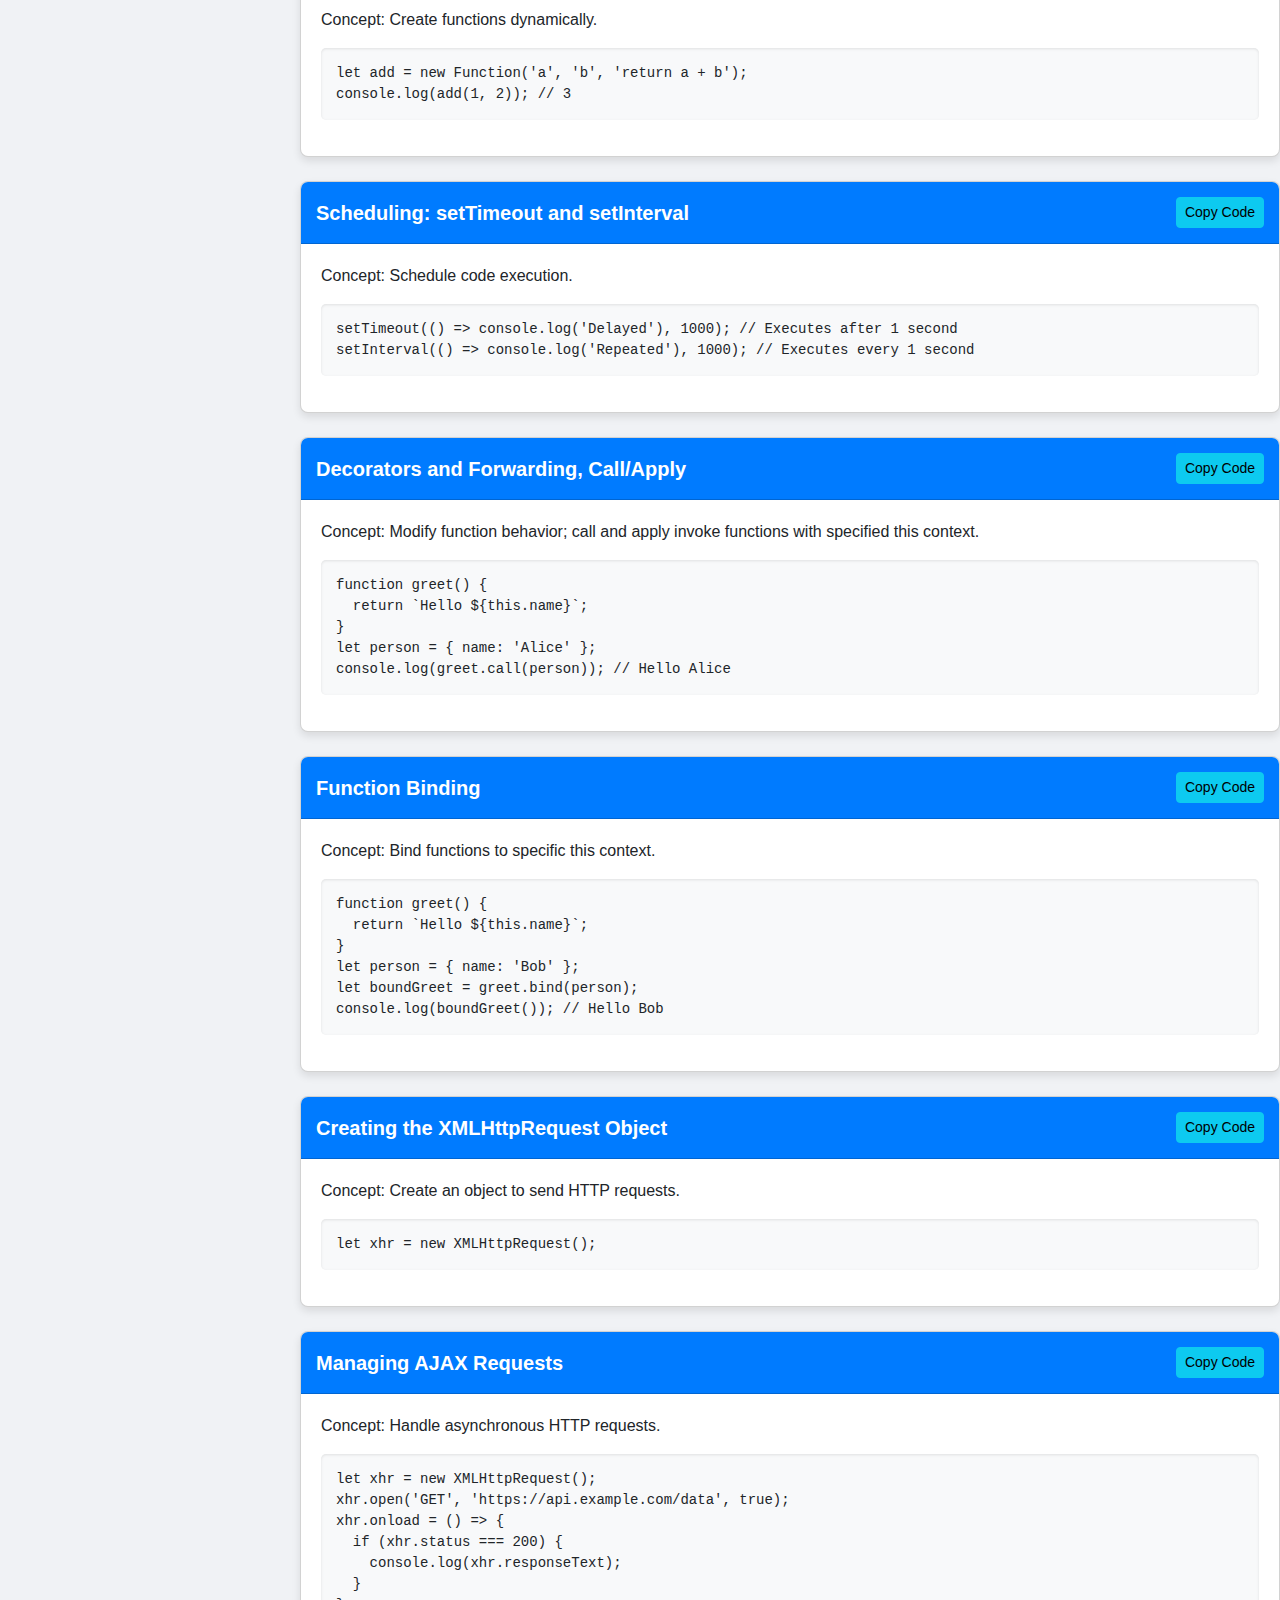
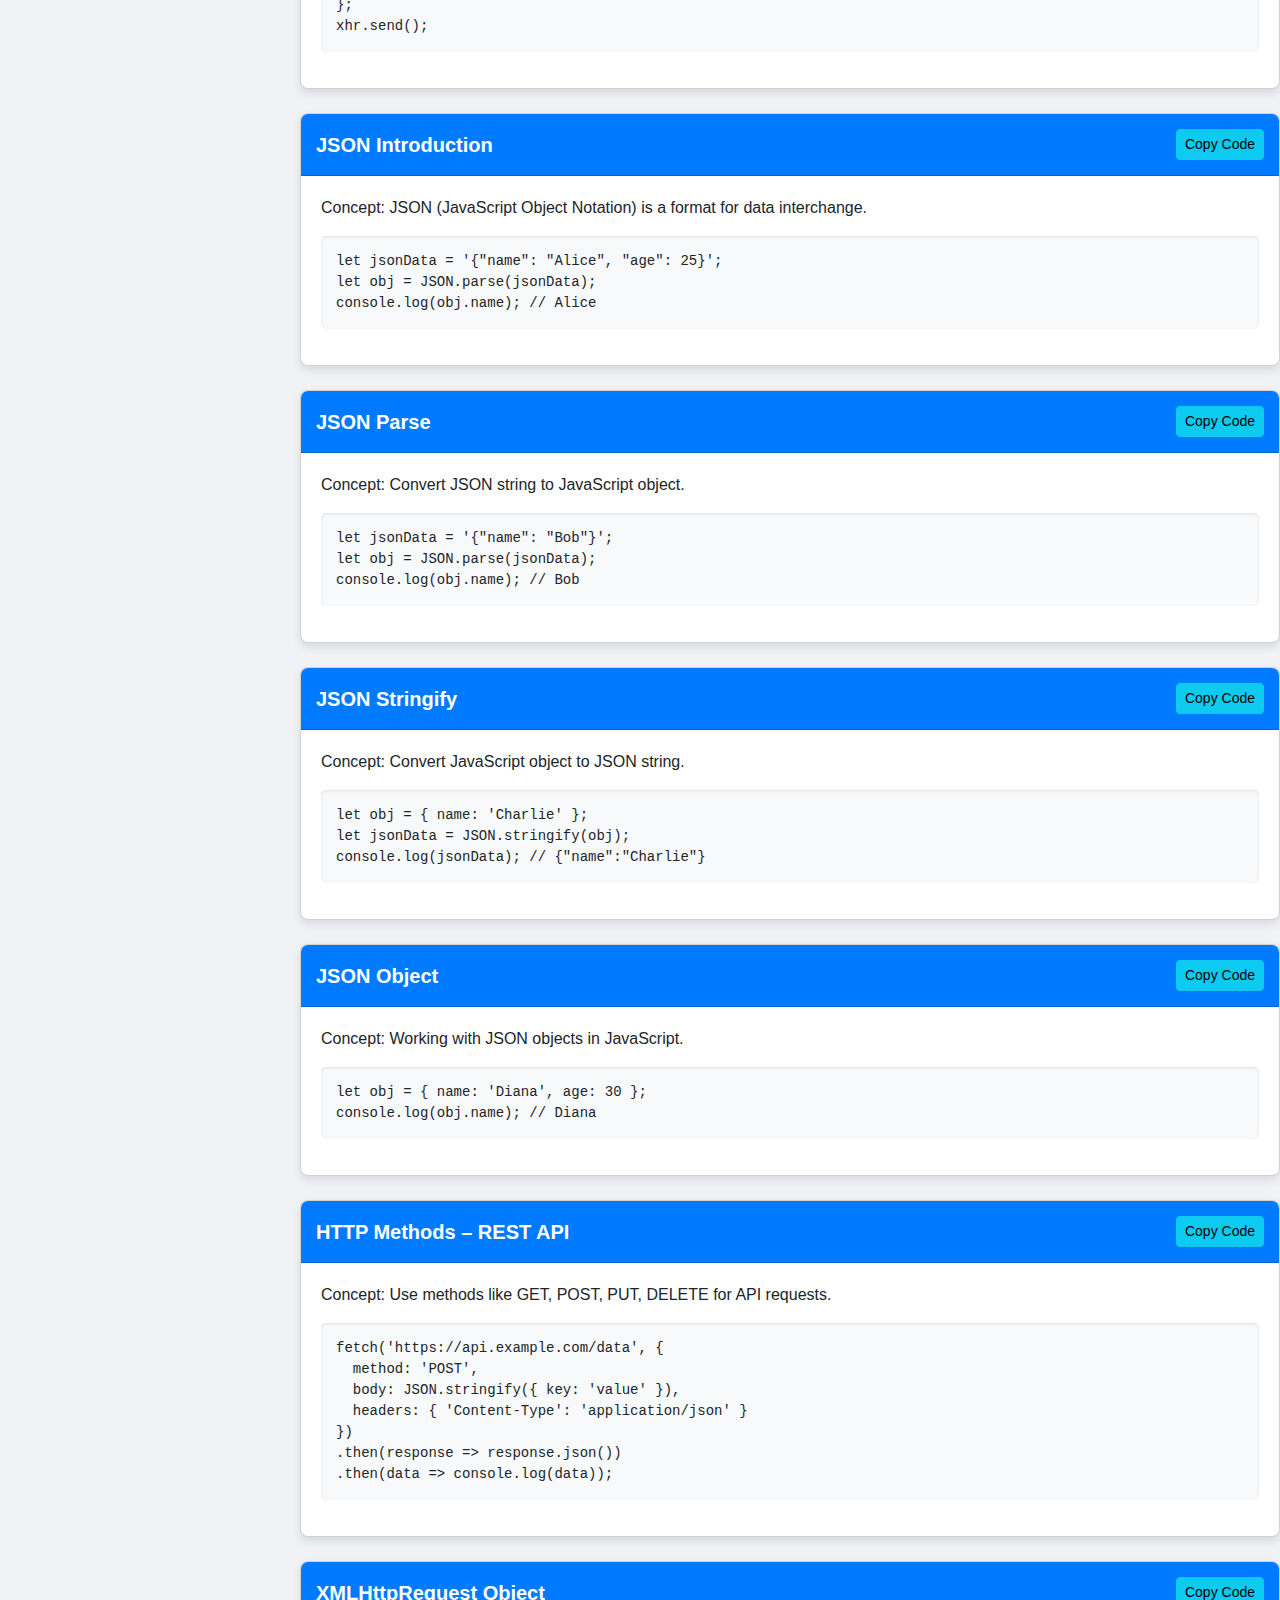
<file: Blog/javascript.html>
<!DOCTYPE html>
<html lang="en">

<head>
  <meta charset="utf-8">
  <meta content="width=device-width, initial-scale=1.0" name="viewport">

  <title>My Portfolio</title>
  <meta content="" name="description">
  <meta content="" name="keywords">

  <!-- Favicons -->
  <link href="../assets/img/images.png" rel="icon">
  <link href="../assets/img/apple-touch-icon.png" rel="apple-touch-icon">

  <!-- Google Fonts -->
  <link href="https://fonts.googleapis.com/css?family=Open+Sans:300,300i,400,400i,600,600i,700,700i|Raleway:300,300i,400,400i,500,500i,600,600i,700,700i|Poppins:300,300i,400,400i,500,500i,600,600i,700,700i" rel="stylesheet">

  <!-- Vendor CSS Files -->
  <link href="../assets/vendor/aos/aos.css" rel="stylesheet">
  <link href="../assets/vendor/bootstrap/css/bootstrap.min.css" rel="stylesheet">
  <link href="../assets/vendor/bootstrap-icons/bootstrap-icons.css" rel="stylesheet">
  <link href="../assets/vendor/boxicons/css/boxicons.min.css" rel="stylesheet">
  <link href="../assets/vendor/glightbox/css/glightbox.min.css" rel="stylesheet">
  <link href="../assets/vendor/swiper/swiper-bundle.min.css" rel="stylesheet">

  <!-- Template Main CSS File -->
  <link href="../assets/css/style.css" rel="stylesheet">
  <link href="../assets/css/javascript.css" rel="stylesheet">

  <!-- =======================================================
  * Template Name: iPortfolio
  * Updated: Sep 18 2023 with Bootstrap v5.3.2
  * Template URL: https://bootstrapmade.com/iportfolio-bootstrap-portfolio-websites-template/
  * Author: BootstrapMade.com
  * License: https://bootstrapmade.com/license/
  ======================================================== -->
</head>

<body>

  <!-- ======= Mobile nav toggle button ======= -->
  <i class="bi bi-list mobile-nav-toggle d-xl-none"></i>

  <!-- ======= Header ======= -->
  <header id="header">
    <div class="d-flex flex-column">
  
      <div class="profile">
        <img src="../assets/img/imresizer-1695233590816.jpg" alt="" class="img-fluid rounded-circle">
        <h1 class="text-light"><a href="../index.html">Rahul Balbatti</a></h1>
        <div class="social-links mt-3 text-center">
          <a href="#" class="twitter"><i class="bx bxl-twitter"></i></a>
          <a href="#" class="facebook"><i class="bx bxl-facebook"></i></a>
          <a href="#" class="instagram"><i class="bx bxl-instagram"></i></a>
          <a href="#" class="google-plus"><i class="bx bxl-skype"></i></a>
          <a href="https://www.linkedin.com/in/rahul8366" class="linkedin"><i class="bx bxl-linkedin"></i></a>
        </div>
      </div>
  
      <nav id="navbar" class="nav-menu navbar">
        <ul>
          <li><a href="../index.html" class="nav-link scrollto "><i class="bx bx-home"></i> <span>Home</span></a></li>
          <li><a href="#about" class="nav-link scrollto"><i class="bx bx-user"></i> <span>About</span></a></li>
          <li><a href="#resume" class="nav-link scrollto"><i class="bx bx-file-blank"></i> <span>Resume</span></a></li>
          <!-- <li><a href="#portfolio" class="nav-link scrollto"><i class="bx bx-book-content"></i> <span>Portfolio</span></a></li> -->
          <!-- <li><a href="#services" class="nav-link scrollto"><i class="bx bx-server"></i> <span>Services</span></a></li>
          <li><a href="#contact" class="nav-link scrollto"><i class="bx bx-envelope"></i> <span>Contact</span></a></li> -->
          <li class="nav-item dropdown">
            <a class="nav-link dropdown-toggle active" href="#" id="blogDropdown" role="button" data-toggle="dropdown" aria-haspopup="true" aria-expanded="false">
              <i class="bx bx-book"></i> <span>Blog</span>
            </a>
            <div class="dropdown-menu" aria-labelledby="blogDropdown">
              <!-- <a class="dropdown-item" href="#java">Java</a> -->
              <a class="dropdown-item" href="./html.html">HTML</a>
              <a class="dropdown-item" href="./css.html">CSS</a>
              <a class="dropdown-item active" href="./javascript.html">JavaScript</a>
              <a class="dropdown-item " href="./redux.html">React</a>
              <a class="dropdown-item " href="./react.html">Redux</a>
            </div>
          </li>
        </ul>
      </nav><!-- .nav-menu -->
    </div>
  </header>
  
  
  <!-- End Header -->

  <!-- ======= Hero Section ======= -->
  <section id="hero" class="d-flex flex-column justify-content-center align-items-center">
    <div class="hero-container" data-aos="fade-in">
      <h1>Rahul Balbatti</h1>
      <p>I'm <span class="typed" data-typed-items="Designer, Developer, Freelancer"></span></p>
    </div>
  </section><!-- End Hero -->

  <main id="main">

    <!-- ======= card Section ======= -->
    <div class="header bg-primary text-white text-center py-3">
        <h1>JavaScript Fundamentals Blog</h1>
    </div>

        <!-- Search Bar -->
        <div class="search-bar mb-4">
            <div class="input-group">
                <input type="text" id="searchInput" class="form-control" placeholder="Search blog posts...">
                <div class="input-group-append">
                    <button class="btn btn-primary" onclick="searchPosts()">Search</button>
                </div>
            </div>
        </div>

        <!-- Card 1 -->
        <div class="card mb-4">
            <div class="card-header d-flex justify-content-between align-items-center">
                <span>Introduction to Procedural Programming</span>
                <button class="btn btn-info btn-sm" onclick="copyToClipboard('code1')">Copy Code</button>
            </div>
            <div class="card-body">
                <p class="card-text">
                    Concept: Code is executed in a sequence; functions are called in order.
                </p>
                <pre id="code1"><code>function greet(name) {
    return "Hello, " + name;
}
console.log(greet("Alice")); // Outputs: Hello, Alice</code></pre>
            </div>
        </div>

        <!-- Card 2 -->
        <div class="card mb-4">
            <div class="card-header d-flex justify-content-between align-items-center">
                <span>Front-End HTML, CSS, and JavaScript</span>
                <button class="btn btn-info btn-sm" onclick="copyToClipboard('code2')">Copy Code</button>
            </div>
            <div class="card-body">
                <p class="card-text">
                    Concept: HTML structures content, CSS styles it, and JavaScript adds interactivity.
                </p>
                <pre id="code2"><code>&lt;button id="clickMe"&gt;Click me!&lt;/button&gt;
&lt;script&gt;
  document.getElementById('clickMe').addEventListener('click', () => {
    alert('Button clicked!');
  });
&lt;/script&gt;</code></pre>
            </div>
        </div>

        <!-- Card 3 -->
        <div class="card mb-4">
            <div class="card-header d-flex justify-content-between align-items-center">
                <span>Best Approaches to Learn JS Editors and CodePen</span>
                <button class="btn btn-info btn-sm" onclick="copyToClipboard('code3')">Copy Code</button>
            </div>
            <div class="card-body">
                <p class="card-text">
                    Concept: Use editors like VSCode or CodePen for live coding and testing.
                </p>
                <pre
                    id="code3"><code>// Example: CodePen lets you write HTML, CSS, and JavaScript and see the results immediately.</code></pre>
            </div>
        </div>

        <!-- Card 4 -->
        <div class="card mb-4">
            <div class="card-header d-flex justify-content-between align-items-center">
                <span>WebKit’s Web Inspector</span>
                <button class="btn btn-info btn-sm" onclick="copyToClipboard('code4')">Copy Code</button>
            </div>
            <div class="card-body">
                <p class="card-text">
                    Concept: Tool for debugging and inspecting web pages in Safari.
                </p>
                <pre
                    id="code4"><code>// Open Web Inspector (Cmd+Option+I) to view and debug HTML, CSS, and JavaScript.</code></pre>
            </div>
        </div>

        <!-- Card 5 -->
        <div class="card mb-4">
            <div class="card-header d-flex justify-content-between align-items-center">
                <span>Tracking Down Errors</span>
                <button class="btn btn-info btn-sm" onclick="copyToClipboard('code5')">Copy Code</button>
            </div>
            <div class="card-body">
                <p class="card-text">
                    Concept: Use the Console for error messages and debugging.
                </p>
                <pre id="code5"><code>console.error('This is an error message');</code></pre>
            </div>
        </div>

        <!-- Card 6 -->
        <div class="card mb-4">
            <div class="card-header d-flex justify-content-between align-items-center">
                <span>JS Versions (ECMAScript 5 and 6)</span>
                <button class="btn btn-info btn-sm" onclick="copyToClipboard('code6')">Copy Code</button>
            </div>
            <div class="card-body">
                <p class="card-text">
                    Concept: ES5 and ES6 are versions of JavaScript with different features.
                </p>
                <pre id="code6"><code>// ES5
var name = "John";

// ES6
let name = "John";</code></pre>
            </div>
        </div>

        <!-- Card 7 -->
        <div class="card mb-4">
            <div class="card-header d-flex justify-content-between align-items-center">
                <span>Browser Support for ES6</span>
                <button class="btn btn-info btn-sm" onclick="copyToClipboard('code7')">Copy Code</button>
            </div>
            <div class="card-body">
                <p class="card-text">
                    Concept: Check compatibility using resources like Can I use.
                </p>
                <pre
                    id="code7"><code>// Features like let, const, and arrow functions are widely supported.</code></pre>
            </div>
        </div>

        <!-- Card 8 -->
        <div class="card mb-4">
            <div class="card-header d-flex justify-content-between align-items-center">
                <span>JavaScript Output Methods</span>
                <button class="btn btn-info btn-sm" onclick="copyToClipboard('code8')">Copy Code</button>
            </div>
            <div class="card-body">
                <p class="card-text">
                    Concept: Use console.log(), alert(), and document.write().
                </p>
                <pre id="code8"><code>console.log('Hello, Console');
alert('Hello, Alert');
document.write('Hello, Document Write');</code></pre>
            </div>
        </div>

        <!-- Card 9 -->
        <div class="card mb-4">
            <div class="card-header d-flex justify-content-between align-items-center">
                <span>JavaScript Variables</span>
                <button class="btn btn-info btn-sm" onclick="copyToClipboard('code9')">Copy Code</button>
            </div>
            <div class="card-body">
                <p class="card-text">
                    Concept: Variables store data using var, let, and const.
                </p>
                <pre id="code9"><code>let name = "Alice";
const age = 30;</code></pre>
            </div>
        </div>

        <!-- Card 10 -->
        <div class="card mb-4">
            <div class="card-header d-flex justify-content-between align-items-center">
                <span>Comments</span>
                <button class="btn btn-info btn-sm" onclick="copyToClipboard('code10')">Copy Code</button>
            </div>
            <div class="card-body">
                <p class="card-text">
                    Concept: Use // for single-line and /* ... */ for multi-line comments.
                </p>
                <pre id="code10"><code>// Single line comment
/* Multi-line comment */</code></pre>
            </div>
        </div>

        <!-- Card 11 -->
        <div class="card mb-4">
            <div class="card-header d-flex justify-content-between align-items-center">
                <span>Console</span>
                <button class="btn btn-info btn-sm" onclick="copyToClipboard('code11')">Copy Code</button>
            </div>
            <div class="card-body">
                <p class="card-text">
                    Concept: Use the Console for logging and debugging.
                </p>
                <pre id="code11"><code>console.log('Debugging information');</code></pre>
            </div>
        </div>


        <!-- Card 12 (continued) -->
        <div class="card mb-4">
            <div class="card-header d-flex justify-content-between align-items-center">
                <span>JavaScript Data Types</span>
                <button class="btn btn-info btn-sm" onclick="copyToClipboard('codeDataTypes')">Copy Code</button>
            </div>
            <div class="card-body">
                <p class="card-text">
                    JavaScript has several data types, including strings, numbers, booleans, objects, and undefined. Here are some examples:
                </p>
                <pre id="codeDataTypes"><code>
        let name = "John"; // string
        let age = 25;      // number
        let isStudent = true; // Boolean
                </code></pre>
            </div>
        </div>

        <!-- Card 13 -->
        <div class="card mb-4">
            <div class="card-header d-flex justify-content-between align-items-center">
                <span>Date Objects</span>
                <button class="btn btn-info btn-sm" onclick="copyToClipboard('code13')">Copy Code</button>
            </div>
            <div class="card-body">
                <p class="card-text">
                    Concept: Work with dates and times using Date().
                </p>
                <pre id="code13"><code>let today = new Date();
console.log(today.toDateString());</code></pre>
            </div>
        </div>

        <!-- Card 14 -->
        <div class="card mb-4">
            <div class="card-header d-flex justify-content-between align-items-center">
                <span>Operators</span>
                <button class="btn btn-info btn-sm" onclick="copyToClipboard('code14')">Copy Code</button>
            </div>
            <div class="card-body">
                <p class="card-text">
                    Concept: Includes arithmetic (+, -, *, /), comparison (==, ===), logical (&&, ||).
                </p>
                <pre id="code14"><code>let sum = 10 + 5; // Arithmetic
let isEqual = (5 == 5); // Comparison
let result = (true && false); // Logical</code></pre>
            </div>
        </div>

        <!-- Card 15 -->
        <div class="card mb-4">
            <div class="card-header d-flex justify-content-between align-items-center">
                <span>Conditions and Loops (Control Structures)</span>
                <button class="btn btn-info btn-sm" onclick="copyToClipboard('code15')">Copy Code</button>
            </div>
            <div class="card-body">
                <p class="card-text">
                    Concept: Use if, else, for, while for control flow.
                </p>
                <pre id="code15"><code>if (age > 18) {
  console.log("Adult");
}

for (let i = 0; i < 3; i++) {
  console.log(i);
}</code></pre>
            </div>
        </div>

        <!-- Card 16 -->
        <div class="card mb-4">
            <div class="card-header d-flex justify-content-between align-items-center">
                <span>Arrays and Array Methods</span>
                <button class="btn btn-info btn-sm" onclick="copyToClipboard('code16')">Copy Code</button>
            </div>
            <div class="card-body">
                <p class="card-text">
                    Concept: Arrays store lists; methods include push(), pop(), map().
                </p>
                <pre id="code16"><code>let numbers = [1, 2, 3];
numbers.push(4);
console.log(numbers.map(num => num * 2));</code></pre>
            </div>
        </div>

        <!-- Card 17 -->
        <div class="card mb-4">
            <div class="card-header d-flex justify-content-between align-items-center">
                <span>String and String Methods</span>
                <button class="btn btn-info btn-sm" onclick="copyToClipboard('code17')">Copy Code</button>
            </div>
            <div class="card-body">
                <p class="card-text">
                    Concept: Strings are text; methods include length, toUpperCase(), substring().
                </p>
                <pre id="code17"><code>let text = "Hello, World!";
console.log(text.toUpperCase());</code></pre>
            </div>
        </div>

        <!-- Card 18 -->
        <div class="card mb-4">
            <div class="card-header d-flex justify-content-between align-items-center">
                <span>The Modern Mode, "use strict"</span>
                <button class="btn btn-info btn-sm" onclick="copyToClipboard('code18')">Copy Code</button>
            </div>
            <div class="card-body">
                <p class="card-text">
                    Concept: "use strict" enforces stricter parsing and error handling.
                </p>
                <pre id="code18"><code>"use strict";
let x = 10;</code></pre>
            </div>
        </div>

        <!-- Card 19 -->
        <div class="card mb-4">
            <div class="card-header d-flex justify-content-between align-items-center">
                <span>Objects</span>
                <button class="btn btn-info btn-sm" onclick="copyToClipboard('code19')">Copy Code</button>
            </div>
            <div class="card-body">
                <p class="card-text">
                    Concept: Objects store key-value pairs.
                </p>
                <pre id="code19"><code>let person = { name: "Alice", age: 30 };
console.log(person.name);</code></pre>
            </div>
        </div>

        <!-- Card 20 -->
        <div class="card mb-4">
            <div class="card-header d-flex justify-content-between align-items-center">
                <span>Functions</span>
                <button class="btn btn-info btn-sm" onclick="copyToClipboard('code20')">Copy Code</button>
            </div>
            <div class="card-body">
                <p class="card-text">
                    Concept: Functions encapsulate reusable code.
                </p>
                <pre id="code20"><code>function greet(name) {
  return "Hello, " + name;
}
console.log(greet("Bob"));</code></pre>
            </div>
        </div>

        <!-- Card 21 -->
        <div class="card mb-4">
            <div class="card-header d-flex justify-content-between align-items-center">
                <span>Prototypes and Objects</span>
                <button class="btn btn-info btn-sm" onclick="copyToClipboard('code21')">Copy Code</button>
            </div>
            <div class="card-body">
                <p class="card-text">
                    Concept: Prototypes allow inheritance; objects can inherit properties.
                </p>
                <pre id="code21"><code>function Animal(name) {
  this.name = name;
}

Animal.prototype.sayHello = function() {
  return "Hello, " + this.name;
};

let dog = new Animal("Buddy");
console.log(dog.sayHello());</code></pre>
            </div>
        </div>

        <!-- BOM Cards -->
<!-- <h3>BOM Cards</h3></br> -->
        <!-- Card 1 -->
        <div class="card mb-4">
            <div class="card-header d-flex justify-content-between align-items-center">
                <span>History Object</span>
                <button class="btn btn-info btn-sm" onclick="copyToClipboard('codeBOM1')">Copy Code</button>
            </div>
            <div class="card-body">
                <p class="card-text">
                    Concept: Manipulates the browser's history stack.
                </p>
                <pre id="codeBOM1"><code>history.back(); // Go to previous page
history.forward(); // Go to next page</code></pre>
            </div>
        </div>

        <!-- Card 2 -->
        <div class="card mb-4">
            <div class="card-header d-flex justify-content-between align-items-center">
                <span>Document Object</span>
                <button class="btn btn-info btn-sm" onclick="copyToClipboard('codeBOM2')">Copy Code</button>
            </div>
            <div class="card-body">
                <p class="card-text">
                    Concept: Represents the web page; used to manipulate DOM.
                </p>
                <pre id="codeBOM2"><code>document.getElementById('myElement').innerText = 'New Text';</code></pre>
            </div>
        </div>

        <!-- Card 3 -->
        <div class="card mb-4">
            <div class="card-header d-flex justify-content-between align-items-center">
                <span>Navigator Object</span>
                <button class="btn btn-info btn-sm" onclick="copyToClipboard('codeBOM3')">Copy Code</button>
            </div>
            <div class="card-body">
                <p class="card-text">
                    Concept: Provides information about the browser.
                </p>
                <pre id="codeBOM3"><code>console.log(navigator.userAgent);</code></pre>
            </div>
        </div>

        <!-- Card 4 -->
        <div class="card mb-4">
            <div class="card-header d-flex justify-content-between align-items-center">
                <span>Location Object</span>
                <button class="btn btn-info btn-sm" onclick="copyToClipboard('codeBOM4')">Copy Code</button>
            </div>
            <div class="card-body">
                <p class="card-text">
                    Concept: Provides information about and controls the URL.
                </p>
                <pre id="codeBOM4"><code>console.log(location.href); // Current URL</code></pre>
            </div>
        </div>

        <!-- Card 5 -->
        <div class="card mb-4">
            <div class="card-header d-flex justify-content-between align-items-center">
                <span>Screen Object</span>
                <button class="btn btn-info btn-sm" onclick="copyToClipboard('codeBOM5')">Copy Code</button>
            </div>
            <div class="card-body">
                <p class="card-text">
                    Concept: Provides information about the screen's dimensions.
                </p>
                <pre id="codeBOM5"><code>console.log(screen.width);</code></pre>
            </div>
        </div>

        <!-- DOM Cards -->
        <!-- <h3> DOM AND BOM </h3> </BR> -->
        <!-- Card 1 -->
        <div class="card mb-4">
            <div class="card-header d-flex justify-content-between align-items-center">
                <span>Browser Environment, Specs</span>
                <button class="btn btn-info btn-sm" onclick="copyToClipboard('codeDOM1')">Copy Code</button>
            </div>
            <div class="card-body">
                <p class="card-text">
                    Concept: DOM represents the structure of a web page as a tree of nodes.
                </p>
                <pre id="codeDOM1"><code>// Example: No specific code required for concept explanation.</code></pre>
            </div>
        </div>

        <!-- Card 2 -->
        <div class="card mb-4">
            <div class="card-header d-flex justify-content-between align-items-center">
                <span>DOM Tree</span>
                <button class="btn btn-info btn-sm" onclick="copyToClipboard('codeDOM2')">Copy Code</button>
            </div>
            <div class="card-body">
                <p class="card-text">
                    Concept: Hierarchical structure of HTML elements.
                </p>
                <pre id="codeDOM2"><code>// Example: No specific code required for concept explanation.</code></pre>
            </div>
        </div>

        <!-- Card 3 -->
        <div class="card mb-4">
            <div class="card-header d-flex justify-content-between align-items-center">
                <span>DOM Methods</span>
                <button class="btn btn-info btn-sm" onclick="copyToClipboard('codeDOM3')">Copy Code</button>
            </div>
            <div class="card-body">
                <p class="card-text">
                    Concept: Methods to manipulate DOM elements.
                </p>
                <pre id="codeDOM3"><code>let element = document.createElement('div');
document.body.appendChild(element);</code></pre>
            </div>
        </div>

        <!-- Card 4 -->
        <div class="card mb-4">
            <div class="card-header d-flex justify-content-between align-items-center">
                <span>Searching: getElement, querySelector</span>
                <button class="btn btn-info btn-sm" onclick="copyToClipboard('codeDOM4')">Copy Code</button>
            </div>
            <div class="card-body">
                <p class="card-text">
                    Concept: Methods to find DOM elements.
                </p>
                <pre id="codeDOM4"><code>let elem1 = document.getElementById('myId');
let elem2 = document.querySelector('.myClass');</code></pre>
            </div>
        </div>

        <!-- Card 5 -->
        <div class="card mb-4">
            <div class="card-header d-flex justify-content-between align-items-center">
                <span>Node Properties: Type, Tag, and Contents</span>
                <button class="btn btn-info btn-sm" onclick="copyToClipboard('codeDOM5')">Copy Code</button>
            </div>
            <div class="card-body">
                <p class="card-text">
                    Concept: Inspect and manipulate node properties.
                </p>
                <pre id="codeDOM5"><code>let node = document.getElementById('myId');
console.log(node.nodeType);
console.log(node.tagName);
console.log(node.textContent);</code></pre>
            </div>
        </div>

        <!-- Card 6 -->
        <div class="card mb-4">
            <div class="card-header d-flex justify-content-between align-items-center">
                <span>Attributes and Properties</span>
                <button class="btn btn-info btn-sm" onclick="copyToClipboard('codeDOM6')">Copy Code</button>
            </div>
            <div class="card-body">
                <p class="card-text">
                    Concept: Modify element attributes and properties.
                </p>
                <pre id="codeDOM6"><code>let img = document.querySelector('img');
img.src = 'newImage.jpg'; // Modify attribute</code></pre>
            </div>
        </div>

        <!-- Card 7 -->
        <div class="card mb-4">
            <div class="card-header d-flex justify-content-between align-items-center">
                <span>Modifying the Document</span>
                <button class="btn btn-info btn-sm" onclick="copyToClipboard('codeDOM7')">Copy Code</button>
            </div>
            <div class="card-body">
                <p class="card-text">
                    Concept: Add, remove, and change elements.
                </p>
                <pre id="codeDOM7"><code>let newElement = document.createElement('p');
newElement.textContent = 'Hello, World!';
document.body.appendChild(newElement);</code></pre>
            </div>
        </div>

        <!-- Card 8 -->
        <div class="card mb-4">
            <div class="card-header d-flex justify-content-between align-items-center">
                <span>Styles and Classes</span>
                <button class="btn btn-info btn-sm" onclick="copyToClipboard('codeDOM8')">Copy Code</button>
            </div>
            <div class="card-body">
                <p class="card-text">
                    Concept: Manipulate CSS styles and classes.
                </p>
                <pre id="codeDOM8"><code>let element = document.getElementById('myElement');
element.style.color = 'blue';
element.classList.add('active');</code></pre>
            </div>
        </div>

        <!-- Card 9 -->
        <div class="card mb-4">
            <div class="card-header d-flex justify-content-between align-items-center">
                <span>Element Size and Scrolling</span>
                <button class="btn btn-info btn-sm" onclick="copyToClipboard('codeDOM9')">Copy Code</button>
            </div>
            <div class="card-body">
                <p class="card-text">
                    Concept: Get and set element dimensions and scroll positions.
                </p>
                <pre id="codeDOM9"><code>let element = document.getElementById('myElement');
console.log(element.clientHeight);
element.scrollTop = 100;</code></pre>
            </div>
        </div>

        <!-- Card 10 -->
        <div class="card mb-4">
            <div class="card-header d-flex justify-content-between align-items-center">
                <span>Window Sizes and Scrolling</span>
                <button class="btn btn-info btn-sm" onclick="copyToClipboard('codeDOM10')">Copy Code</button>
            </div>
            <div class="card-body">
                <p class="card-text">
                    Concept: Get and set the window's dimensions and scroll position.
                </p>
                <pre id="codeDOM10"><code>console.log(window.innerWidth);
window.scrollTo(0, 100);</code></pre>
            </div>
        </div>

        <!-- Card 11 -->
        <div class="card mb-4">
            <div class="card-header d-flex justify-content-between align-items-center">
                <span>Coordinates</span>
                <button class="btn btn-info btn-sm" onclick="copyToClipboard('codeDOM11')">Copy Code</button>
            </div>
            <div class="card-body">
                <p class="card-text">
                    Concept: Get the position of elements relative to the viewport.
                </p>
                <pre id="codeDOM11"><code>let rect = document.getElementById('myElement').getBoundingClientRect();
console.log(rect.top, rect.left);</code></pre>
            </div>
        </div>

        <!-- Advanced Working with Functions Cards -->
        <!-- <h3>Advanced Working with Functions Cards</h3></br> -->
        <!-- Card 1 -->
        <div class="card mb-4">
            <div class="card-header d-flex justify-content-between align-items-center">
                <span>Recursion and Stack</span>
                <button class="btn btn-info btn-sm" onclick="copyToClipboard('codeFunc1')">Copy Code</button>
            </div>
            <div class="card-body">
                <p class="card-text">
                    Concept: Functions calling themselves; manage function call stack.
                </p>
                <pre id="codeFunc1"><code>function factorial(n) {
  if (n <= 1) return 1;
  return n * factorial(n - 1);
}
console.log(factorial(5)); // 120</code></pre>
            </div>
        </div>

        <!-- Card 2 -->
        <div class="card mb-4">
            <div class="card-header d-flex justify-content-between align-items-center">
                <span>Rest Parameters and Spread Operator</span>
                <button class="btn btn-info btn-sm" onclick="copyToClipboard('codeFunc2')">Copy Code</button>
            </div>
            <div class="card-body">
                <p class="card-text">
                    Concept: Rest collects arguments; spread expands arrays.
                </p>
                <pre id="codeFunc2"><code>function sum(...numbers) {
  return numbers.reduce((acc, num) => acc + num, 0);
}
console.log(sum(1, 2, 3)); // 6

let arr = [1, 2, 3];
console.log(...arr); // 1 2 3</code></pre>
            </div>
        </div>

        <!-- Card 3 -->
        <div class="card mb-4">
            <div class="card-header d-flex justify-content-between align-items-center">
                <span>Closure</span>
                <button class="btn btn-info btn-sm" onclick="copyToClipboard('codeFunc3')">Copy Code</button>
            </div>
            <div class="card-body">
                <p class="card-text">
                    Concept: Functions with access to outer scope variables.
                </p>
                <pre id="codeFunc3"><code>function createCounter() {
  let count = 0;
  return function() {
    count++;
    return count;
  };
}
let counter = createCounter();
console.log(counter()); // 1
console.log(counter()); // 2</code></pre>
            </div>
        </div>

        <!-- Card 4 -->
        <div class="card mb-4">
            <div class="card-header d-flex justify-content-between align-items-center">
                <span>The Old "var"</span>
                <button class="btn btn-info btn-sm" onclick="copyToClipboard('codeFunc4')">Copy Code</button>
            </div>
            <div class="card-body">
                <p class="card-text">
                    Concept: var is function-scoped, not block-scoped.
                </p>
                <pre id="codeFunc4"><code>function test() {
  if (true) {
    var x = 1;
  }
  console.log(x); // 1
}</code></pre>
            </div>
        </div>

        <!-- Card 5 -->
        <div class="card mb-4">
            <div class="card-header d-flex justify-content-between align-items-center">
                <span>Global Object</span>
                <button class="btn btn-info btn-sm" onclick="copyToClipboard('codeFunc5')">Copy Code</button>
            </div>
            <div class="card-body">
                <p class="card-text">
                    Concept: Object representing the global context (window in browsers).
                </p>
                <pre id="codeFunc5"><code>console.log(window.location.href);</code></pre>
            </div>
        </div>

        <!-- Card 6 -->
        <div class="card mb-4">
            <div class="card-header d-flex justify-content-between align-items-center">
                <span>The "new Function" Syntax</span>
                <button class="btn btn-info btn-sm" onclick="copyToClipboard('codeFunc6')">Copy Code</button>
            </div>
            <div class="card-body">
                <p class="card-text">
                    Concept: Create functions dynamically.
                </p>
                <pre id="codeFunc6"><code>let add = new Function('a', 'b', 'return a + b');
console.log(add(1, 2)); // 3</code></pre>
            </div>
        </div>

        <!-- Card 7 -->
        <div class="card mb-4">
            <div class="card-header d-flex justify-content-between align-items-center">
                <span>Scheduling: setTimeout and setInterval</span>
                <button class="btn btn-info btn-sm" onclick="copyToClipboard('codeFunc7')">Copy Code</button>
            </div>
            <div class="card-body">
                <p class="card-text">
                    Concept: Schedule code execution.
                </p>
                <pre id="codeFunc7"><code>setTimeout(() => console.log('Delayed'), 1000); // Executes after 1 second
setInterval(() => console.log('Repeated'), 1000); // Executes every 1 second</code></pre>
            </div>
        </div>

        <!-- Card 8 -->
        <div class="card mb-4">
            <div class="card-header d-flex justify-content-between align-items-center">
                <span>Decorators and Forwarding, Call/Apply</span>
                <button class="btn btn-info btn-sm" onclick="copyToClipboard('codeFunc8')">Copy Code</button>
            </div>
            <div class="card-body">
                <p class="card-text">
                    Concept: Modify function behavior; call and apply invoke functions with specified this context.
                </p>
                <pre id="codeFunc8"><code>function greet() {
  return `Hello ${this.name}`;
}
let person = { name: 'Alice' };
console.log(greet.call(person)); // Hello Alice</code></pre>
            </div>
        </div>

        <!-- Card 9 -->
        <div class="card mb-4">
            <div class="card-header d-flex justify-content-between align-items-center">
                <span>Function Binding</span>
                <button class="btn btn-info btn-sm" onclick="copyToClipboard('codeFunc9')">Copy Code</button>
            </div>
            <div class="card-body">
                <p class="card-text">
                    Concept: Bind functions to specific this context.
                </p>
                <pre id="codeFunc9"><code>function greet() {
  return `Hello ${this.name}`;
}
let person = { name: 'Bob' };
let boundGreet = greet.bind(person);
console.log(boundGreet()); // Hello Bob</code></pre>
            </div>
        </div>

        <!-- AJAX Development Cards -->
        <!-- <h3>AJAX Development Cards </h3></br> -->
        <!-- Card 1 -->
        <div class="card mb-4">
            <div class="card-header d-flex justify-content-between align-items-center">
                <span>Creating the XMLHttpRequest Object</span>
                <button class="btn btn-info btn-sm" onclick="copyToClipboard('codeAJAX1')">Copy Code</button>
            </div>
            <div class="card-body">
                <p class="card-text">
                    Concept: Create an object to send HTTP requests.
                </p>
                <pre id="codeAJAX1"><code>let xhr = new XMLHttpRequest();</code></pre>
            </div>
        </div>

        <!-- Card 2 -->
        <div class="card mb-4">
            <div class="card-header d-flex justify-content-between align-items-center">
                <span>Managing AJAX Requests</span>
                <button class="btn btn-info btn-sm" onclick="copyToClipboard('codeAJAX2')">Copy Code</button>
            </div>
            <div class="card-body">
                <p class="card-text">
                    Concept: Handle asynchronous HTTP requests.
                </p>
                <pre id="codeAJAX2"><code>let xhr = new XMLHttpRequest();
xhr.open('GET', 'https://api.example.com/data', true);
xhr.onload = () => {
  if (xhr.status === 200) {
    console.log(xhr.responseText);
  }
};
xhr.send();</code></pre>
            </div>
        </div>

        <!-- Card 3 -->
        <div class="card mb-4">
            <div class="card-header d-flex justify-content-between align-items-center">
                <span>JSON Introduction</span>
                <button class="btn btn-info btn-sm" onclick="copyToClipboard('codeAJAX3')">Copy Code</button>
            </div>
            <div class="card-body">
                <p class="card-text">
                    Concept: JSON (JavaScript Object Notation) is a format for data interchange.
                </p>
                <pre id="codeAJAX3"><code>let jsonData = '{"name": "Alice", "age": 25}';
let obj = JSON.parse(jsonData);
console.log(obj.name); // Alice</code></pre>
            </div>
        </div>

        <!-- Card 4 -->
        <div class="card mb-4">
            <div class="card-header d-flex justify-content-between align-items-center">
                <span>JSON Parse</span>
                <button class="btn btn-info btn-sm" onclick="copyToClipboard('codeAJAX4')">Copy Code</button>
            </div>
            <div class="card-body">
                <p class="card-text">
                    Concept: Convert JSON string to JavaScript object.
                </p>
                <pre id="codeAJAX4"><code>let jsonData = '{"name": "Bob"}';
let obj = JSON.parse(jsonData);
console.log(obj.name); // Bob</code></pre>
            </div>
        </div>

        <!-- Card 5 -->
        <div class="card mb-4">
            <div class="card-header d-flex justify-content-between align-items-center">
                <span>JSON Stringify</span>
                <button class="btn btn-info btn-sm" onclick="copyToClipboard('codeAJAX5')">Copy Code</button>
            </div>
            <div class="card-body">
                <p class="card-text">
                    Concept: Convert JavaScript object to JSON string.
                </p>
                <pre id="codeAJAX5"><code>let obj = { name: 'Charlie' };
let jsonData = JSON.stringify(obj);
console.log(jsonData); // {"name":"Charlie"}</code></pre>
            </div>
        </div>

        <!-- Card 6 -->
        <div class="card mb-4">
            <div class="card-header d-flex justify-content-between align-items-center">
                <span>JSON Object</span>
                <button class="btn btn-info btn-sm" onclick="copyToClipboard('codeAJAX6')">Copy Code</button>
            </div>
            <div class="card-body">
                <p class="card-text">
                    Concept: Working with JSON objects in JavaScript.
                </p>
                <pre id="codeAJAX6"><code>let obj = { name: 'Diana', age: 30 };
console.log(obj.name); // Diana</code></pre>
            </div>
        </div>

        <!-- Card 7 -->
        <div class="card mb-4">
            <div class="card-header d-flex justify-content-between align-items-center">
                <span>HTTP Methods – REST API</span>
                <button class="btn btn-info btn-sm" onclick="copyToClipboard('codeAJAX7')">Copy Code</button>
            </div>
            <div class="card-body">
                <p class="card-text">
                    Concept: Use methods like GET, POST, PUT, DELETE for API requests.
                </p>
                <pre id="codeAJAX7"><code>fetch('https://api.example.com/data', {
  method: 'POST',
  body: JSON.stringify({ key: 'value' }),
  headers: { 'Content-Type': 'application/json' }
})
.then(response => response.json())
.then(data => console.log(data));</code></pre>
            </div>
        </div>

        <!-- Card 8 -->
        <div class="card mb-4">
            <div class="card-header d-flex justify-content-between align-items-center">
                <span>XMLHttpRequest Object</span>
                <button class="btn btn-info btn-sm" onclick="copyToClipboard('codeAJAX8')">Copy Code</button>
            </div>
            <div class="card-body">
                <p class="card-text">
                    Concept: An old way to handle AJAX requests.
                </p>
                <pre id="codeAJAX8"><code>let xhr = new XMLHttpRequest();
xhr.open('GET', 'https://api.example.com/data', true);
xhr.onreadystatechange = () => {
  if (xhr.readyState === 4 && xhr.status === 200) {
    console.log(xhr.responseText);
  }
};
xhr.send();</code></pre>
            </div>
        </div>

        <!-- Card 9 -->
        <div class="card mb-4">
            <div class="card-header d-flex justify-content-between align-items-center">
                <span>XHR Methods</span>
                <button class="btn btn-info btn-sm" onclick="copyToClipboard('codeAJAX9')">Copy Code</button>
            </div>
            <div class="card-body">
                <p class="card-text">
                    Concept: Methods for handling XMLHttpRequest.
                </p>
                <pre id="codeAJAX9"><code>xhr.open('GET', url);
xhr.send();</code></pre>
            </div>
        </div>

        <!-- Card 10 -->
        <div class="card mb-4">
            <div class="card-header d-flex justify-content-between align-items-center">
                <span>XHR Properties</span>
                <button class="btn btn-info btn-sm" onclick="copyToClipboard('codeAJAX10')">Copy Code</button>
            </div>
            <div class="card-body">
                <p class="card-text">
                    Concept: Properties like readyState, status, responseText.
                </p>
                <pre id="codeAJAX10"><code>console.log(xhr.readyState); // 4 when request is complete</code></pre>
            </div>
        </div>

        <!-- ES6 (ECMAScript 2015) Cards -->
        <!-- <h3>ES6 (ECMAScript 2015) Cards</h3></br> -->
        <!-- Card 1 -->
        <div class="card mb-4">
            <div class="card-header d-flex justify-content-between align-items-center">
                <span>Let, Var, and Const Keywords</span>
                <button class="btn btn-info btn-sm" onclick="copyToClipboard('codeES61')">Copy Code</button>
            </div>
            <div class="card-body">
                <p class="card-text">
                    Concept: let and const have block scope; var has function scope.
                </p>
                <pre id="codeES61"><code>let x = 1; // Block scoped
const y = 2; // Constant value</code></pre>
            </div>
        </div>

        <!-- Card 2 -->
        <div class="card mb-4">
            <div class="card-header d-flex justify-content-between align-items-center">
                <span>Arrow Functions, Default Function Arguments</span>
                <button class="btn btn-info btn-sm" onclick="copyToClipboard('codeES62')">Copy Code</button>
            </div>
            <div class="card-body">
                <p class="card-text">
                    Concept: Shorter syntax for functions; default values.
                </p>
                <pre id="codeES62"><code>let add = (a, b = 2) => a + b;
console.log(add(1)); // 3</code></pre>
            </div>
        </div>

        <!-- Card 3 -->
        <div class="card mb-4">
            <div class="card-header d-flex justify-content-between align-items-center">
                <span>Template Strings</span>
                <button class="btn btn-info btn-sm" onclick="copyToClipboard('codeES63')">Copy Code</button>
            </div>
            <div class="card-body">
                <p class="card-text">
                    Concept: Multi-line strings and embedded expressions.
                </p>
                <pre id="codeES63"><code>let name = "Alice";
let greeting = \`Hello, \${name}!\`;
console.log(greeting); // Hello, Alice!</code></pre>
            </div>
        </div>

        <!-- Card 4 -->
        <div class="card mb-4">
            <div class="card-header d-flex justify-content-between align-items-center">
                <span>Object Destructuring</span>
                <button class="btn btn-info btn-sm" onclick="copyToClipboard('codeES64')">Copy Code</button>
            </div>
            <div class="card-body">
                <p class="card-text">
                    Concept: Extract values from objects.
                </p>
                <pre id="codeES64"><code>let person = { name: 'Alice', age: 30 };
let { name, age } = person;
console.log(name); // Alice</code></pre>
            </div>
        </div>

        <!-- Card 5 -->
        <div class="card mb-4">
            <div class="card-header d-flex justify-content-between align-items-center">
                <span>Array Manipulation Functions</span>
                <button class="btn btn-info btn-sm" onclick="copyToClipboard('codeES65')">Copy Code</button>
            </div>
            <div class="card-body">
                <p class="card-text">
                    Concept: New methods like Array.from(), Array.of(), Array.find().
                </p>
                <pre id="codeES65"><code>let nums = [1, 2, 3];
console.log(nums.find(n => n > 1)); // 2</code></pre>
            </div>
        </div>

        <!-- Card 6 -->
        <div class="card mb-4">
            <div class="card-header d-flex justify-content-between align-items-center">
                <span>Spread and Rest Operators</span>
                <button class="btn btn-info btn-sm" onclick="copyToClipboard('codeES66')">Copy Code</button>
            </div>
            <div class="card-body">
                <p class="card-text">
                    Concept: ... for expanding arrays and collecting arguments.
                </p>
                <pre id="codeES66"><code>let arr1 = [1, 2, 3];
let arr2 = [...arr1, 4, 5];
console.log(arr2); // [1, 2, 3, 4, 5]</code></pre>
            </div>
        </div>

        <!-- Card 7 -->
        <div class="card mb-4">
            <div class="card-header d-flex justify-content-between align-items-center">
                <span>Promises, Async/Await</span>
                <button class="btn btn-info btn-sm" onclick="copyToClipboard('codeES67')">Copy Code</button>
            </div>
            <div class="card-body">
                <p class="card-text">
                    Concept: Handle asynchronous operations.
                </p>
                <pre id="codeES67"><code>// Promise
fetch('https://api.example.com/data')
  .then(response => response.json())
  .then(data => console.log(data));

// Async/Await
async function fetchData() {
  let response = await fetch('https://api.example.com/data');
  let data = await response.json();
  console.log(data);
}
fetchData();</code></pre>
            </div>
        </div>

        <!-- Card 8 -->
        <div class="card mb-4">
            <div class="card-header d-flex justify-content-between align-items-center">
                <span>Symbols</span>
                <button class="btn btn-info btn-sm" onclick="copyToClipboard('codeES68')">Copy Code</button>
            </div>
            <div class="card-body">
                <p class="card-text">
                    Concept: Unique identifiers for object properties.
                </p>
                <pre id="codeES68"><code>let sym = Symbol('description');
let obj = { [sym]: 'value' };
console.log(obj[sym]); // value</code></pre>
            </div>
        </div>

        <!-- Card 9 -->
        <div class="card mb-4">
            <div class="card-header d-flex justify-content-between align-items-center">
                <span>Code Quality with ESLint</span>
                <button class="btn btn-info btn-sm" onclick="copyToClipboard('codeES69')">Copy Code</button>
            </div>
            <div class="card-body">
                <p class="card-text">
                    Concept: Linting tool for maintaining code quality.
                </p>
                <pre id="codeES69"><code>Configure ESLint to follow coding standards.</code></pre>
            </div>
        </div>

        <!-- Card 10 -->
        <div class="card mb-4">
            <div class="card-header d-flex justify-content-between align-items-center">
                <span>ES6 Tooling: Babel, npm, Webpack</span>
                <button class="btn btn-info btn-sm" onclick="copyToClipboard('codeES610')">Copy Code</button>
            </div>
            <div class="card-body">
                <p class="card-text">
                    Concept: Transpile ES6 code, manage packages, bundle modules.
                </p>
                <pre id="codeES610"><code>Babel converts ES6 to ES5; Webpack bundles files.</code></pre>
            </div>
        </div>

        <!-- Card 11 -->
        <div class="card mb-4">
            <div class="card-header d-flex justify-content-between align-items-center">
                <span>Classes, Inheritance</span>
                <button class="btn btn-info btn-sm" onclick="copyToClipboard('codeES611')">Copy Code</button>
            </div>
            <div class="card-body">
                <p class="card-text">
                    Concept: ES6 class syntax for defining classes and inheritance.
                </p>
                <pre id="codeES611"><code>class Animal {
  constructor(name) {
    this.name = name;
  }
  speak() {
    return `Hello, ${this.name}`;
  }
}

class Dog extends Animal {
  bark() {
    return 'Woof!';
  }
}

let dog = new Dog('Rex');
console.log(dog.speak()); // Hello, Rex</code></pre>
            </div>
        </div>

        <!-- Card 12 -->
        <div class="card mb-4">
            <div class="card-header d-flex justify-content-between align-items-center">
                <span>Generators</span>
                <button class="btn btn-info btn-sm" onclick="copyToClipboard('codeES612')">Copy Code</button>
            </div>
            <div class="card-body">
                <p class="card-text">
                    Concept: Functions that can be paused and resumed.
                </p>
                <pre id="codeES612"><code>function* count() {
  yield 1;
  yield 2;
  yield 3;
}
let gen = count();
console.log(gen.next().value); // 1</code></pre>
            </div>
        </div>

        <!-- Card 13 -->
        <div class="card mb-4">
            <div class="card-header d-flex justify-content-between align-items-center">
                <span>Proxies</span>
                <button class="btn btn-info btn-sm" onclick="copyToClipboard('codeES613')">Copy Code</button>
            </div>
            <div class="card-body">
                <p class="card-text">
                    Concept: Intercept operations on objects.
                </p>
                <pre id="codeES613"><code>let handler = {
  get(target, prop) {
    return prop in target ? target[prop] : 'Property not found';
  }
};
let target = { name: 'Alice' };
let proxy = new Proxy(target, handler);
console.log(proxy.name); // Alice
console.log(proxy.age); // Property not found</code></pre>
            </div>
        </div>

        <!-- Card 14 -->
        <div class="card mb-4">
            <div class="card-header d-flex justify-content-between align-items-center">
                <span>Async/Await Flow Control</span>
                <button class="btn btn-info btn-sm" onclick="copyToClipboard('codeES614')">Copy Code</button>
            </div>
            <div class="card-body">
                <p class="card-text">
                    Concept: Simplify asynchronous code with async/await.
                </p>
                <pre id="codeES614"><code>async function fetchData() {
  try {
    let response = await fetch('https://api.example.com/data');
    let data = await response.json();
    console.log(data);
  } catch (error) {
    console.error(error);
  }
}
fetchData();</code></pre>
            </div>
        </div>

        <!-- Card 15 -->
        <div class="card mb-4">
        <div class="card-header d-flex justify-content-between align-items-center">
            <span>Map, Set Operators</span>
            <button class="btn btn-info btn-sm" onclick="copyToClipboard('codeES615')">Copy Code</button>
        </div>
        <div class="card-body">
            <p class="card-text">
                Concept: Map for key-value pairs; Set for unique values.
            </p>
            <pre id="codeES615"><code>let map = new Map();
map.set('key', 'value');
console.log(map.get('key')); // value

let set = new Set([1, 2, 3]);
set.add(4);
console.log(set.has(2)); // true</code></pre>
        </div>
    </div>

        <!-- ES6 Modules Cards -->
        <!-- <h3> ES6 Modules Cards</h3></br> -->
        <!-- Card 1 -->
        <div class="card mb-4">
            <div class="card-header d-flex justify-content-between align-items-center">
                <span>Modules, Introduction</span>
                <button class="btn btn-info btn-sm" onclick="copyToClipboard('codeModules1')">Copy Code</button>
            </div>
            <div class="card-body">
                <p class="card-text">
                    Concept: Split code into separate files.
                </p>
                <pre id="codeModules1"><code>// file1.js
export const greet = () => 'Hello';

// file2.js
import { greet } from './file1';
console.log(greet()); // Hello</code></pre>
            </div>
        </div>

        <!-- Card 2 -->
        <div class="card mb-4">
            <div class="card-header d-flex justify-content-between align-items-center">
                <span>Export and Import</span>
                <button class="btn btn-info btn-sm" onclick="copyToClipboard('codeModules2')">Copy Code</button>
            </div>
            <div class="card-body">
                <p class="card-text">
                    Concept: Share functions and variables between files.
                </p>
                <pre id="codeModules2"><code>// math.js
export function add(a, b) {
  return a + b;
}

// app.js
import { add } from './math';
console.log(add(2, 3)); // 5</code></pre>
            </div>
        </div>

        <!-- Card 3 -->
        <div class="card mb-4">
            <div class="card-header d-flex justify-content-between align-items-center">
                <span>Dynamic Imports</span>
                <button class="btn btn-info btn-sm" onclick="copyToClipboard('codeModules3')">Copy Code</button>
            </div>
            <div class="card-body">
                <p class="card-text">
                    Concept: Load modules dynamically at runtime.
                </p>
                <pre id="codeModules3"><code>async function loadModule() {
  let module = await import('./module.js');
  module.someFunction();
}
loadModule();</code></pre>
            </div>
        </div>

        <!-- TypeScript Cards -->
        <!-- <h3>TypeScript Cards</h3></br> -->
        <!-- Card 1 -->
        <div class="card mb-4">
            <div class="card-header d-flex justify-content-between align-items-center">
                <span>Introduction to TypeScript</span>
                <button class="btn btn-info btn-sm" onclick="copyToClipboard('codeTS1')">Copy Code</button>
            </div>
            <div class="card-body">
                <p class="card-text">
                    Concept: A statically typed superset of JavaScript.
                </p>
                <pre
                    id="codeTS1"><code>TypeScript adds static types to JavaScript, enhancing development with type checking and tooling.</code></pre>
            </div>
        </div>

        <!-- Card 2 -->
        <div class="card mb-4">
            <div class="card-header d-flex justify-content-between align-items-center">
                <span>Primitive Types & Type Inference</span>
                <button class="btn btn-info btn-sm" onclick="copyToClipboard('codeTS2')">Copy Code</button>
            </div>
            <div class="card-body">
                <p class="card-text">
                    Concept: Types like string, number, and inferred types.
                </p>
                <pre id="codeTS2"><code>let num: number = 10;
let str = "Hello"; // inferred type string</code></pre>
            </div>
        </div>

        <!-- Card 3 -->
        <div class="card mb-4">
            <div class="card-header d-flex justify-content-between align-items-center">
                <span>Object Type & Type Inference</span>
                <button class="btn btn-info btn-sm" onclick="copyToClipboard('codeTS3')">Copy Code</button>
            </div>
            <div class="card-body">
                <p class="card-text">
                    Concept: Define object shapes and let TypeScript infer types.
                </p>
                <pre
                    id="codeTS3"><code>let person: { name: string, age: number } = { name: 'John', age: 25 };</code></pre>
            </div>
        </div>

        <!-- Card 4 -->
        <div class="card mb-4">
            <div class="card-header d-flex justify-content-between align-items-center">
                <span>Function Type & Type Inference</span>
                <button class="btn btn-info btn-sm" onclick="copyToClipboard('codeTS4')">Copy Code</button>
            </div>
            <div class="card-body">
                <p class="card-text">
                    Concept: Define function signatures.
                </p>
                <pre id="codeTS4"><code>function add(a: number, b: number): number {
  return a + b;
}</code></pre>
            </div>
        </div>

        <!-- Card 5 -->
        <div class="card mb-4">
            <div class="card-header d-flex justify-content-between align-items-center">
                <span>Enums, Tuples</span>
                <button class="btn btn-info btn-sm" onclick="copyToClipboard('codeTS5')">Copy Code</button>
            </div>
            <div class="card-body">
                <p class="card-text">
                    Concept: Enums for named constants; Tuples for fixed-size arrays.
                </p>
                <pre id="codeTS5"><code>enum Color { Red, Green, Blue }
let c: Color = Color.Green;

let tuple: [string, number] = ['Alice', 25];</code></pre>
            </div>
        </div>

        <!-- Card 6 -->
        <div class="card mb-4">
            <div class="card-header d-flex justify-content-between align-items-center">
                <span>Nullable Types</span>
                <button class="btn btn-info btn-sm" onclick="copyToClipboard('codeTS6')">Copy Code</button>
            </div>
            <div class="card-body">
                <p class="card-text">
                    Concept: Handle variables that can be null or undefined.
                </p>
                <pre id="codeTS6"><code>let name: string | null = null;</code></pre>
            </div>
        </div>

        <!-- Card 7 -->
        <div class="card mb-4">
            <div class="card-header d-flex justify-content-between align-items-center">
                <span>Union Types, Intersection Types</span>
                <button class="btn btn-info btn-sm" onclick="copyToClipboard('codeTS7')">Copy Code</button>
            </div>
            <div class="card-body">
                <p class="card-text">
                    Concept: Variables that can be one of several types; combining multiple types.
                </p>
                <pre id="codeTS7"><code>let value: string | number = "Hello";
value = 42;

type Person = { name: string };
type Employee = { employeeId: number };
type Worker = Person & Employee;</code></pre>
            </div>
        </div>

        <!-- Card 8 -->
        <div class="card mb-4">
            <div class="card-header d-flex justify-content-between align-items-center">
                <span>Never and Void Types</span>
                <button class="btn btn-info btn-sm" onclick="copyToClipboard('codeTS8')">Copy Code</button>
            </div>
            <div class="card-body">
                <p class="card-text">
                    Concept: never for functions that never return; void for functions with no return value.
                </p>
                <pre id="codeTS8"><code>function error(message: string): never {
  throw new Error(message);
}

function log(message: string): void {
  console.log(message);
}</code></pre>
            </div>
        </div>

        <!-- Card 9 -->
        <div class="card mb-4">
            <div class="card-header d-flex justify-content-between align-items-center">
                <span>OOPs in TypeScript: Classes, Class Properties, Static Properties</span>
                <button class="btn btn-info btn-sm" onclick="copyToClipboard('codeTS9')">Copy Code</button>
            </div>
            <div class="card-body">
                <p class="card-text">
                    Concept: Use classes, inheritance, and static properties.
                </p>
                <pre id="codeTS9"><code>class Person {
  name: string;
  static species: string = "Homo sapiens";

  constructor(name: string) {
    this.name = name;
  }

  greet() {
    return `Hello, ${this.name}`;
  }
}

let p = new Person("John");
console.log(p.greet()); // Hello, John</code></pre>
            </div>
        </div>

        <!-- Card 10 -->
        <div class="card mb-4">
            <div class="card-header d-flex justify-content-between align-items-center">
                <span>Constructors, Getters & Setters</span>
                <button class="btn btn-info btn-sm" onclick="copyToClipboard('codeTS10')">Copy Code</button>
            </div>
            <div class="card-body">
                <p class="card-text">
                    Concept: Define constructors and properties with accessors.
                </p>
                <pre id="codeTS10"><code>class Circle {
  private _radius: number;

  constructor(radius: number) {
    this._radius = radius;
  }

  get radius() {
    return this._radius;
  }

  set radius(value: number) {
    if (value > 0) {
      this._radius = value;
    }
  }
}</code></pre>
            </div>
        </div>

        <!-- Card 11 -->
        <div class="card mb-4">
            <div class="card-header d-flex justify-content-between align-items-center">
                <span>Inheritance, Abstract Classes, Interfaces</span>
                <button class="btn btn-info btn-sm" onclick="copyToClipboard('codeTS11')">Copy Code</button>
            </div>
            <div class="card-body">
                <p class="card-text">
                    Concept: Extend classes, use abstract classes and interfaces for structure.
                </p>
                <pre id="codeTS11"><code>abstract class Animal {
  abstract makeSound(): void;
}

class Dog extends Animal {
  makeSound() {
    console.log('Woof!');
  }
}

interface Person {
  name: string;
  age: number;
}</code></pre>
            </div>
        </div>

        <!-- Card 12 -->
        <div class="card mb-4">
            <div class="card-header d-flex justify-content-between align-items-center">
                <span>Access Modifiers</span>
                <button class="btn btn-info btn-sm" onclick="copyToClipboard('codeTS12')">Copy Code</button>
            </div>
            <div class="card-body">
                <p class="card-text">
                    Concept: Control access to class members (public, private, protected).
                </p>
                <pre id="codeTS12"><code>class Car {
  public make: string;
  private model: string;

  constructor(make: string, model: string) {
    this.make = make;
    this.model = model;
  }
}</code></pre>
            </div>
        </div>

        <!-- Card 13 -->
        <div class="card mb-4">
            <div class="card-header d-flex justify-content-between align-items-center">
                <span>Namespaces and Modules</span>
                <button class="btn btn-info btn-sm" onclick="copyToClipboard('codeTS13')">Copy Code</button>
            </div>
            <div class="card-body">
                <p class="card-text">
                    Concept: Use namespaces and modules to organize code.
                </p>
                <pre id="codeTS13"><code>namespace MathUtils {
  export function add(a: number, b: number): number {
    return a + b;
  }
}

import { add } from './mathUtils';
console.log(add(2, 3)); // 5</code></pre>
            </div>
        </div>

        <!-- Card 14 -->
        <div class="card mb-4">
            <div class="card-header d-flex justify-content-between align-items-center">
                <span>Type Assertion and Type Guards</span>
                <button class="btn btn-info btn-sm" onclick="copyToClipboard('codeTS14')">Copy Code</button>
            </div>
            <div class="card-body">
                <p class="card-text">
                    Concept: Assert types and guard types in conditional statements.
                </p>
                <pre id="codeTS14"><code>let someValue: any = "Hello";
let strLength: number = (someValue as string).length;

function isNumber(value: any): value is number {
  return typeof value === 'number';
}</code></pre>
            </div>
        </div>

        <!-- Card 15 -->
        <div class="card mb-4">
            <div class="card-header d-flex justify-content-between align-items-center">
                <span>Generics</span>
                <button class="btn btn-info btn-sm" onclick="copyToClipboard('codeTS15')">Copy Code</button>
            </div>
            <div class="card-body">
                <p class="card-text">
                    Concept: Create reusable components with type parameters.
                </p>
                <pre id="codeTS15"><code>function identity<T>(arg: T): T {
  return arg;
}</code></pre>
            </div>
        </div>

        <!-- Card 16 -->
        <div class="card mb-4">
            <div class="card-header d-flex justify-content-between align-items-center">
                <span>Advanced TypeScript Types: Mapped Types, Conditional Types</span>
                <button class="btn btn-info btn-sm" onclick="copyToClipboard('codeTS16')">Copy Code</button>
            </div>
            <div class="card-body">
                <p class="card-text">
                    Concept: Create types based on other types; conditional type checks.
                </p>
                <pre id="codeTS16"><code>type ReadOnly<T> = {
  readonly [K in keyof T]: T[K];
};

type T0 = ReadOnly<{ name: string }>; // { readonly name: string }</code></pre>
            </div>
        </div>
        <!-- Error Handling Cards -->
        <!-- <h3>Error Handling Cards </h3></br> -->
        <!-- Card 1 -->
        <div class="card mb-4">
            <div class="card-header d-flex justify-content-between align-items-center">
                <span>Error Handling Basics</span>
                <button class="btn btn-info btn-sm" onclick="copyToClipboard('codeErrorHandling1')">Copy Code</button>
            </div>
            <div class="card-body">
                <p class="card-text">
                    Concept: Use try, catch, finally for managing exceptions.
                </p>
                <pre id="codeErrorHandling1"><code>try {
  throw new Error('Something went wrong');
} catch (e) {
  console.error(e.message);
} finally {
  console.log('Cleanup code');
}</code></pre>
            </div>
        </div>

        <!-- Card 2 -->
        <div class="card mb-4">
            <div class="card-header d-flex justify-content-between align-items-center">
                <span>Error Types and Properties</span>
                <button class="btn btn-info btn-sm" onclick="copyToClipboard('codeErrorHandling2')">Copy Code</button>
            </div>
            <div class="card-body">
                <p class="card-text">
                    Concept: Different types of errors and their properties.
                </p>
                <pre id="codeErrorHandling2"><code>try {
  throw new TypeError('Type error');
} catch (e) {
  if (e instanceof TypeError) {
    console.error('Caught a type error:', e.message);
  }
}</code></pre>
            </div>
        </div>

        <!-- Card 3 -->
        <div class="card mb-4">
            <div class="card-header d-flex justify-content-between align-items-center">
                <span>Custom Error Classes</span>
                <button class="btn btn-info btn-sm" onclick="copyToClipboard('codeErrorHandling3')">Copy Code</button>
            </div>
            <div class="card-body">
                <p class="card-text">
                    Concept: Create user-defined error types.
                </p>
                <pre id="codeErrorHandling3"><code>class CustomError extends Error {
  constructor(message) {
    super(message);
    this.name = 'CustomError';
  }
}

throw new CustomError('This is a custom error');</code></pre>
            </div>
        </div>

        <!-- Card 4 -->
        <div class="card mb-4">
            <div class="card-header d-flex justify-content-between align-items-center">
                <span>Error Handling in Async Code</span>
                <button class="btn btn-info btn-sm" onclick="copyToClipboard('codeErrorHandling4')">Copy Code</button>
            </div>
            <div class="card-body">
                <p class="card-text">
                    Concept: Handle errors in asynchronous code with try/catch or .catch().
                </p>
                <pre id="codeErrorHandling4"><code>async function fetchData() {
  try {
    let response = await fetch('https://api.example.com/data');
    let data = await response.json();
    console.log(data);
  } catch (error) {
    console.error('Fetch error:', error);
  }
}</code></pre>
            </div>
        </div>

        <!-- Card 5 -->
        <div class="card mb-4">
            <div class="card-header d-flex justify-content-between align-items-center">
                <span>Error Handling in Callbacks</span>
                <button class="btn btn-info btn-sm" onclick="copyToClipboard('codeErrorHandling5')">Copy Code</button>
            </div>
            <div class="card-body">
                <p class="card-text">
                    Concept: Handle errors in callback functions.
                </p>
                <pre id="codeErrorHandling5"><code>function doSomething(callback) {
  try {
    // Some code that might throw
    callback(null, 'Success');
  } catch (error) {
    callback(error);
  }
}

doSomething((err, result) => {
  if (err) {
    console.error('Error:', err);
  } else {
    console.log('Result:', result);
  }
});</code></pre>
            </div>
        </div>

        <!-- Asynchronous JavaScript Cards -->
        <!-- <h3>Asynchronous JavaScript Cards</h3></br> -->
        <!-- Card 1 -->
        <div class="card mb-4">
            <div class="card-header d-flex justify-content-between align-items-center">
                <span>Callback Functions</span>
                <button class="btn btn-info btn-sm" onclick="copyToClipboard('codeAsyncJS1')">Copy Code</button>
            </div>
            <div class="card-body">
                <p class="card-text">
                    Concept: Functions passed as arguments to handle asynchronous results.
                </p>
                <pre id="codeAsyncJS1"><code>function fetchData(callback) {
  setTimeout(() => {
    callback('Data');
  }, 1000);
}

fetchData(data => {
  console.log(data); // Data
});</code></pre>
            </div>
        </div>

        <!-- Card 2 -->
        <div class="card mb-4">
            <div class="card-header d-flex justify-content-between align-items-center">
                <span>Promises and Chaining</span>
                <button class="btn btn-info btn-sm" onclick="copyToClipboard('codeAsyncJS2')">Copy Code</button>
            </div>
            <div class="card-body">
                <p class="card-text">
                    Concept: Handle asynchronous operations with Promise.
                </p>
                <pre id="codeAsyncJS2"><code>let promise = new Promise((resolve, reject) => {
  setTimeout(() => resolve('Data'), 1000);
});

promise
  .then(result => console.log(result)) // Data
  .catch(error => console.error(error));</code></pre>
            </div>
        </div>

        <!-- Card 3 -->
        <div class="card mb-4">
            <div class="card-header d-flex justify-content-between align-items-center">
                <span>Async/Await</span>
                <button class="btn btn-info btn-sm" onclick="copyToClipboard('codeAsyncJS3')">Copy Code</button>
            </div>
            <div class="card-body">
                <p class="card-text">
                    Concept: Syntactic sugar for handling promises.
                </p>
                <pre id="codeAsyncJS3"><code>async function fetchData() {
  try {
    let response = await fetch('https://api.example.com/data');
    let data = await response.json();
    console.log(data);
  } catch (error) {
    console.error(error);
  }
}</code></pre>
            </div>
        </div>

        <!-- Card 4 -->
        <div class="card mb-4">
            <div class="card-header d-flex justify-content-between align-items-center">
                <span>Handling Errors in Async Functions</span>
                <button class="btn btn-info btn-sm" onclick="copyToClipboard('codeAsyncJS4')">Copy Code</button>
            </div>
            <div class="card-body">
                <p class="card-text">
                    Concept: Use try/catch in async functions for error handling.
                </p>
                <pre id="codeAsyncJS4"><code>async function fetchData() {
  try {
    let response = await fetch('https://api.example.com/data');
    if (!response.ok) {
      throw new Error('Network response was not ok');
    }
    let data = await response.json();
    console.log(data);
  } catch (error) {
    console.error('Error:', error);
  }
}</code></pre>
            </div>
        </div>

        <!-- Card 5 -->
        <div class="card mb-4">
            <div class="card-header d-flex justify-content-between align-items-center">
                <span>Race Conditions</span>
                <button class="btn btn-info btn-sm" onclick="copyToClipboard('codeAsyncJS5')">Copy Code</button>
            </div>
            <div class="card-body">
                <p class="card-text">
                    Concept: Handle situations where multiple async operations complete out of order.
                </p>
                <pre id="codeAsyncJS5"><code>Promise.race([
  new Promise(resolve => setTimeout(() => resolve('First'), 1000)),
  new Promise(resolve => setTimeout(() => resolve('Second'), 500))
]).then(result => console.log(result)); // Second</code></pre>
            </div>
        </div>

        <!-- Card 6 -->
        <div class="card mb-4">
            <div class="card-header d-flex justify-content-between align-items-center">
                <span>Parallel Execution</span>
                <button class="btn btn-info btn-sm" onclick="copyToClipboard('codeAsyncJS6')">Copy Code</button>
            </div>
            <div class="card-body">
                <p class="card-text">
                    Concept: Execute multiple async operations simultaneously.
                </p>
                <pre id="codeAsyncJS6"><code>async function fetchData() {
  let [response1, response2] = await Promise.all([
    fetch('https://api.example.com/data1'),
    fetch('https://api.example.com/data2')
  ]);
  let data1 = await response1.json();
  let data2 = await response2.json();
  console.log(data1, data2);
}</code></pre>
            </div>
        </div>

        <!-- Web APIs Cards -->
        <!-- <h3>Web APIs Cards</h3></br> -->
        <!-- Card 1 -->
        <div class="card mb-4">
            <div class="card-header d-flex justify-content-between align-items-center">
                <span>DOM Manipulation</span>
                <button class="btn btn-info btn-sm" onclick="copyToClipboard('codeWebAPI1')">Copy Code</button>
            </div>
            <div class="card-body">
                <p class="card-text">
                    Concept: Modify HTML and CSS using JavaScript.
                </p>
                <pre
                    id="codeWebAPI1"><code>document.getElementById('myElement').textContent = 'New Content';</code></pre>
            </div>
        </div>

        <!-- Card 2 -->
        <div class="card mb-4">
            <div class="card-header d-flex justify-content-between align-items-center">
                <span>Event Handling</span>
                <button class="btn btn-info btn-sm" onclick="copyToClipboard('codeWebAPI2')">Copy Code</button>
            </div>
            <div class="card-body">
                <p class="card-text">
                    Concept: Respond to user interactions and events.
                </p>
                <pre id="codeWebAPI2"><code>document.getElementById('myButton').addEventListener('click', () => {
  alert('Button clicked');
});</code></pre>
            </div>
        </div>

        <!-- Card 3 -->
        <div class="card mb-4">
            <div class="card-header d-flex justify-content-between align-items-center">
                <span>Local Storage, Session Storage</span>
                <button class="btn btn-info btn-sm" onclick="copyToClipboard('codeWebAPI3')">Copy Code</button>
            </div>
            <div class="card-body">
                <p class="card-text">
                    Concept: Store data in the browser.
                </p>
                <pre id="codeWebAPI3"><code>localStorage.setItem('key', 'value');
let value = localStorage.getItem('key');</code></pre>
            </div>
        </div>

        <!-- Card 4 -->
        <div class="card mb-4">
            <div class="card-header d-flex justify-content-between align-items-center">
                <span>Fetch API</span>
                <button class="btn btn-info btn-sm" onclick="copyToClipboard('codeWebAPI4')">Copy Code</button>
            </div>
            <div class="card-body">
                <p class="card-text">
                    Concept: Make HTTP requests.
                </p>
                <pre id="codeWebAPI4"><code>fetch('https://api.example.com/data')
  .then(response => response.json())
  .then(data => console.log(data));</code></pre>
            </div>
        </div>

        <!-- Card 5 -->
        <div class="card mb-4">
            <div class="card-header d-flex justify-content-between align-items-center">
                <span>WebSockets</span>
                <button class="btn btn-info btn-sm" onclick="copyToClipboard('codeWebAPI5')">Copy Code</button>
            </div>
            <div class="card-body">
                <p class="card-text">
                    Concept: Real-time communication with servers.
                </p>
                <pre id="codeWebAPI5"><code>let socket = new WebSocket('wss://example.com/socket');
socket.onmessage = (event) => {
  console.log(event.data);
};</code></pre>
            </div>
        </div>

        <!-- Card 6 -->
        <div class="card mb-4">
            <div class="card-header d-flex justify-content-between align-items-center">
                <span>Canvas API</span>
                <button class="btn btn-info btn-sm" onclick="copyToClipboard('codeWebAPI6')">Copy Code</button>
            </div>
            <div class="card-body">
                <p class="card-text">
                    Concept: Draw graphics and animations.
                </p>
                <pre id="codeWebAPI6"><code>let canvas = document.getElementById('myCanvas');
let ctx = canvas.getContext('2d');
ctx.fillStyle = 'red';
ctx.fillRect(10, 10, 100, 100);</code></pre>
            </div>
        </div>

        <!-- Card 7 -->
        <div class="card mb-4">
            <div class="card-header d-flex justify-content-between align-items-center">
                <span>Geolocation API</span>
                <button class="btn btn-info btn-sm" onclick="copyToClipboard('codeWebAPI7')">Copy Code</button>
            </div>
            <div class="card-body">
                <p class="card-text">
                    Concept: Get the user's location.
                </p>
                <pre id="codeWebAPI7"><code>navigator.geolocation.getCurrentPosition((position) => {
  console.log(position.coords.latitude, position.coords.longitude);
});</code></pre>
            </div>
        </div>

        <!-- Card 8 -->
        <div class="card mb-4">
            <div class="card-header d-flex justify-content-between align-items-center">
                <span>Web Storage API</span>
                <button class="btn btn-info btn-sm" onclick="copyToClipboard('codeWebAPI8')">Copy Code</button>
            </div>
            <div class="card-body">
                <p class="card-text">
                    Concept: Local and session storage management.
                </p>
                <pre id="codeWebAPI8"><code>sessionStorage.setItem('key', 'value');
let value = sessionStorage.getItem('key');</code></pre>
            </div>
        </div>

        <!-- Card 9 -->
        <div class="card mb-4">
            <div class="card-header d-flex justify-content-between align-items-center">
                <span>IndexedDB</span>
                <button class="btn btn-info btn-sm" onclick="copyToClipboard('codeWebAPI9')">Copy Code</button>
            </div>
            <div class="card-body">
                <p class="card-text">
                    Concept: Low-level API for client-side storage.
                </p>
                <pre id="codeWebAPI9"><code>let request = indexedDB.open('myDatabase', 1);
request.onsuccess = (event) => {
  let db = event.target.result;
  let transaction = db.transaction('myObjectStore', 'readwrite');
  let store = transaction.objectStore('myObjectStore');
  store.put({ id: 1, name: 'Alice' });
};</code></pre>
            </div>
        </div>

        <!-- Event Handling Cards -->
        <!-- <h3>Event Handling Cards</h3></br> -->
        <!-- Card 1 -->
        <div class="card mb-4">
            <div class="card-header d-flex justify-content-between align-items-center">
                <span>Event Listeners</span>
                <button class="btn btn-info btn-sm" onclick="copyToClipboard('codeEventHandling1')">Copy Code</button>
            </div>
            <div class="card-body">
                <p class="card-text">
                    Concept: Attach handlers to DOM events.
                </p>
                <pre id="codeEventHandling1"><code>document.getElementById('myButton').addEventListener('click', () => {
  alert('Button clicked');
});</code></pre>
            </div>
        </div>

        <!-- Card 2 -->
        <div class="card mb-4">
            <div class="card-header d-flex justify-content-between align-items-center">
                <span>Event Object</span>
                <button class="btn btn-info btn-sm" onclick="copyToClipboard('codeEventHandling2')">Copy Code</button>
            </div>
            <div class="card-body">
                <p class="card-text">
                    Concept: Object passed to event handlers with details about the event.
                </p>
                <pre id="codeEventHandling2"><code>document.getElementById('myButton').addEventListener('click', (event) => {
  console.log(event.type); // click
});</code></pre>
            </div>
        </div>

        <!-- Card 3 -->
        <div class="card mb-4">
            <div class="card-header d-flex justify-content-between align-items-center">
                <span>Event Bubbling and Capturing</span>
                <button class="btn btn-info btn-sm" onclick="copyToClipboard('codeEventHandling3')">Copy Code</button>
            </div>
            <div class="card-body">
                <p class="card-text">
                    Concept: Phases of event propagation.
                </p>
                <pre id="codeEventHandling3"><code>document.getElementById('parent').addEventListener('click', () => {
  console.log('Parent clicked');
}, true); // Capture phase

document.getElementById('child').addEventListener('click', () => {
  console.log('Child clicked');
});</code></pre>
            </div>
        </div>

        <!-- Card 4 -->
        <div class="card mb-4">
            <div class="card-header d-flex justify-content-between align-items-center">
                <span>Preventing Default Actions</span>
                <button class="btn btn-info btn-sm" onclick="copyToClipboard('codeEventHandling4')">Copy Code</button>
            </div>
            <div class="card-body">
                <p class="card-text">
                    Concept: Stop default actions of events.
                </p>
                <pre id="codeEventHandling4"><code>document.getElementById('myForm').addEventListener('submit', (event) => {
  event.preventDefault();
  console.log('Form submission prevented');
});</code></pre>
            </div>
        </div>

        <!-- Card 5 -->
        <div class="card mb-4">
            <div class="card-header d-flex justify-content-between align-items-center">
                <span>Event Delegation</span>
                <button class="btn btn-info btn-sm" onclick="copyToClipboard('codeEventHandling5')">Copy Code</button>
            </div>
            <div class="card-body">
                <p class="card-text">
                    Concept: Use a single handler for multiple elements.
                </p>
                <pre id="codeEventHandling5"><code>document.getElementById('parent').addEventListener('click', (event) => {
  if (event.target && event.target.matches('button')) {
    console.log('Button clicked:', event.target);
  }
});</code></pre>
            </div>
        </div>

        <!-- Frameworks and Libraries Cards -->
        <!-- <h3> Frameworks and Libraries Cards</h3></br> -->
        <!-- Card 1 -->
        <div class="card mb-4">
            <div class="card-header d-flex justify-content-between align-items-center">
                <span>React Basics</span>
                <button class="btn btn-info btn-sm" onclick="copyToClipboard('codeFrameworks1')">Copy Code</button>
            </div>
            <div class="card-body">
                <p class="card-text">
                    Concept: Build UI components using React.
                </p>
                <pre id="codeFrameworks1"><code>function App() {
  return &lt;h1&gt;Hello, world!&lt;/h1&gt;;
}</code></pre>
            </div>
        </div>

        <!-- Card 2 -->
        <div class="card mb-4">
            <div class="card-header d-flex justify-content-between align-items-center">
                <span>React State Management</span>
                <button class="btn btn-info btn-sm" onclick="copyToClipboard('codeFrameworks2')">Copy Code</button>
            </div>
            <div class="card-body">
                <p class="card-text">
                    Concept: Manage component state using hooks or class-based state.
                </p>
                <pre id="codeFrameworks2"><code>function Counter() {
  const [count, setCount] = React.useState(0);
  return (
    &lt;div&gt;
      &lt;p&gt;Count: {count}&lt;/p&gt;
      &lt;button onClick={() => setCount(count + 1)&gt;Increment&lt;/button&gt;
    &lt;/div&gt;
  );
}</code></pre>
            </div>
        </div>

        <!-- Card 3 -->
        <div class="card mb-4">
            <div class="card-header d-flex justify-content-between align-items-center">
                <span>Vue.js Basics</span>
                <button class="btn btn-info btn-sm" onclick="copyToClipboard('codeFrameworks3')">Copy Code</button>
            </div>
            <div class="card-body">
                <p class="card-text">
                    Concept: Build UI with Vue.js.
                </p>
                <pre id="codeFrameworks3"><code>new Vue({
  el: '#app',
  data: {
    message: 'Hello Vue!'
  }
});</code></pre>
            </div>
        </div>

        <!-- Card 4 -->
        <div class="card mb-4">
            <div class="card-header d-flex justify-content-between align-items-center">
                <span>Vue.js State Management</span>
                <button class="btn btn-info btn-sm" onclick="copyToClipboard('codeFrameworks4')">Copy Code</button>
            </div>
            <div class="card-body">
                <p class="card-text">
                    Concept: Manage state with Vuex.
                </p>
                <pre id="codeFrameworks4"><code>const store = new Vuex.Store({
  state: {
    count: 0
  },
  mutations: {
    increment(state) {
      state.count++;
    }
  }
});</code></pre>
            </div>
        </div>

        <!-- Card 5 -->
        <div class="card mb-4">
            <div class="card-header d-flex justify-content-between align-items-center">
                <span>Angular Basics</span>
                <button class="btn btn-info btn-sm" onclick="copyToClipboard('codeFrameworks5')">Copy Code</button>
            </div>
            <div class="card-body">
                <p class="card-text">
                    Concept: Build apps with Angular framework.
                </p>
                <pre id="codeFrameworks5"><code>@Component({
  selector: 'app-root',
  template: '&lt;h1&gt;{{ title }}&lt;/h1&gt;',
})
export class AppComponent {
  title = 'Hello Angular';
}</code></pre>
            </div>
        </div>

        <!-- Card 6 -->
        <div class="card mb-4">
            <div class="card-header d-flex justify-content-between align-items-center">
                <span>Angular State Management</span>
                <button class="btn btn-info btn-sm" onclick="copyToClipboard('codeFrameworks6')">Copy Code</button>
            </div>
            <div class="card-body">
                <p class="card-text">
                    Concept: Manage state using services and RxJS.
                </p>
                <pre id="codeFrameworks6"><code>@Injectable({
  providedIn: 'root',
})
export class DataService {
  private dataSource = new BehaviorSubject<number>(0);
  data$ = this.dataSource.asObservable();

  setData(value: number) {
    this.dataSource.next(value);
  }
}</code></pre>
            </div>
        </div>

        <!-- Card 7 -->
        <div class="card mb-4">
            <div class="card-header d-flex justify-content-between align-items-center">
                <span>jQuery Basics</span>
                <button class="btn btn-info btn-sm" onclick="copyToClipboard('codeFrameworks7')">Copy Code</button>
            </div>
            <div class="card-body">
                <p class="card-text">
                    Concept: Simplify DOM manipulation and event handling with jQuery.
                </p>
                <pre id="codeFrameworks7"><code>$('#myButton').click(() => {
  alert('Button clicked');
});</code></pre>
            </div>
        </div>

        <div class="card mb-4">
            <div class="card-header d-flex justify-content-between align-items-center">
                <span>JavaScript Hoisting</span>
                <button class="btn btn-info btn-sm" onclick="copyAllCodes()">Copy All Code</button>
            </div>
            <div class="card-body">
                <h2>Explanation</h2>
                <p><strong>1. Definition:</strong> Hoisting is JavaScript's default behavior of moving declarations to the top of the current scope (to the top of the current script or the current function). This means that variables and function declarations are processed before any code is executed.</p>
                <p><strong>2. Behavior:</strong> Variable and function declarations are hoisted to the top, but variable initializations are not. This can lead to unexpected behavior if not properly understood.</p>
                
                <h2>Examples</h2>
                
                <h3>Variable Hoisting</h3>
                <p>In JavaScript, variable declarations are hoisted to the top of their scope, but initializations are not. This means that you can reference variables before they are declared, but they will be <code>undefined</code> until the line where they are initialized.</p>
                <pre id="codeVariableHoisting"><code>console.log(hoistedVar); // Output: undefined
    var hoistedVar = 'I am hoisted';
    console.log(hoistedVar); // Output: I am hoisted
                </code></pre>
                
                <h3>Function Hoisting</h3>
                <p>Function declarations are also hoisted, which means you can call a function before you declare it.</p>
                <pre id="codeFunctionHoisting"><code>hoistedFunction(); // Output: I am a hoisted function
    function hoistedFunction() {
        console.log('I am a hoisted function');
    }
                </code></pre>
                
                <h3>Let and Const Hoisting</h3>
                <p>Variables declared with <code>let</code> and <code>const  </code> are also hoisted but are not initialized. They remain in a "temporal dead zone" until the line of code where they are initialized is executed. Accessing them before initialization will result in a ReferenceError.</p>
                <pre id="codeLetConstHoisting"><code>console.log(hoistedLet); // ReferenceError: Cannot access 'hoistedLet' before initialization
    let hoistedLet = 'I am not hoisted properly';
    console.log(hoistedLet); // Output: I am not hoisted properly
                </code></pre>
            </div>
        </div>
        <!-- Add more cards as needed -->

    <!-- End card Section -->

  </main><!-- End #main -->

  <!-- ======= Footer ======= -->
  <footer id="footer">
    <div class="container">
      <!-- <div class="copyright">
        &copy; Copyright <strong><span>iPortfolio</span></strong>
      </div> -->
      <div class="credits">
        <!-- All the links in the footer should remain intact. -->
        <!-- You can delete the links only if you purchased the pro version. -->
        <!-- Licensing information: https://bootstrapmade.com/license/ -->
        <!-- Purchase the pro version with working PHP/AJAX contact form: https://bootstrapmade.com/iportfolio-bootstrap-portfolio-websites-template/ -->
        Designed by <a href="#">Rahul</a>
      </div>
    </div>
  </footer><!-- End  Footer -->

  <a href="#" class="back-to-top d-flex align-items-center justify-content-center"><i class="bi bi-arrow-up-short"></i></a>

  <!-- Vendor JS Files -->
  <script src="../assets/vendor/purecounter/purecounter_vanilla.js"></script>
  <script src="../assets/vendor/aos/aos.js"></script>
  <script src="../assets/vendor/bootstrap/js/bootstrap.bundle.min.js"></script>
  <script src="../assets/vendor/glightbox/js/glightbox.min.js"></script>
  <script src="../assets/vendor/isotope-layout/isotope.pkgd.min.js"></script>
  <script src="../assets/vendor/swiper/swiper-bundle.min.js"></script>
  <script src="../assets/vendor/typed.js/typed.umd.js"></script>
  <script src="../assets/vendor/waypoints/noframework.waypoints.js"></script>
  <script src="../assets/vendor/php-email-form/validate.js"></script>
  <script src="https://code.jquery.com/jquery-3.5.1.slim.min.js"></script>
<script src="https://cdn.jsdelivr.net/npm/@popperjs/core@2.5.2/dist/umd/popper.min.js"></script>
<script src="https://stackpath.bootstrapcdn.com/bootstrap/4.5.2/js/bootstrap.min.js"></script>


  <!-- Template Main JS File -->
  <script src="../assets/js/main.js"></script>
  <script src="../assets/js/copycode.js"></script>

</body>

</html>
</file>
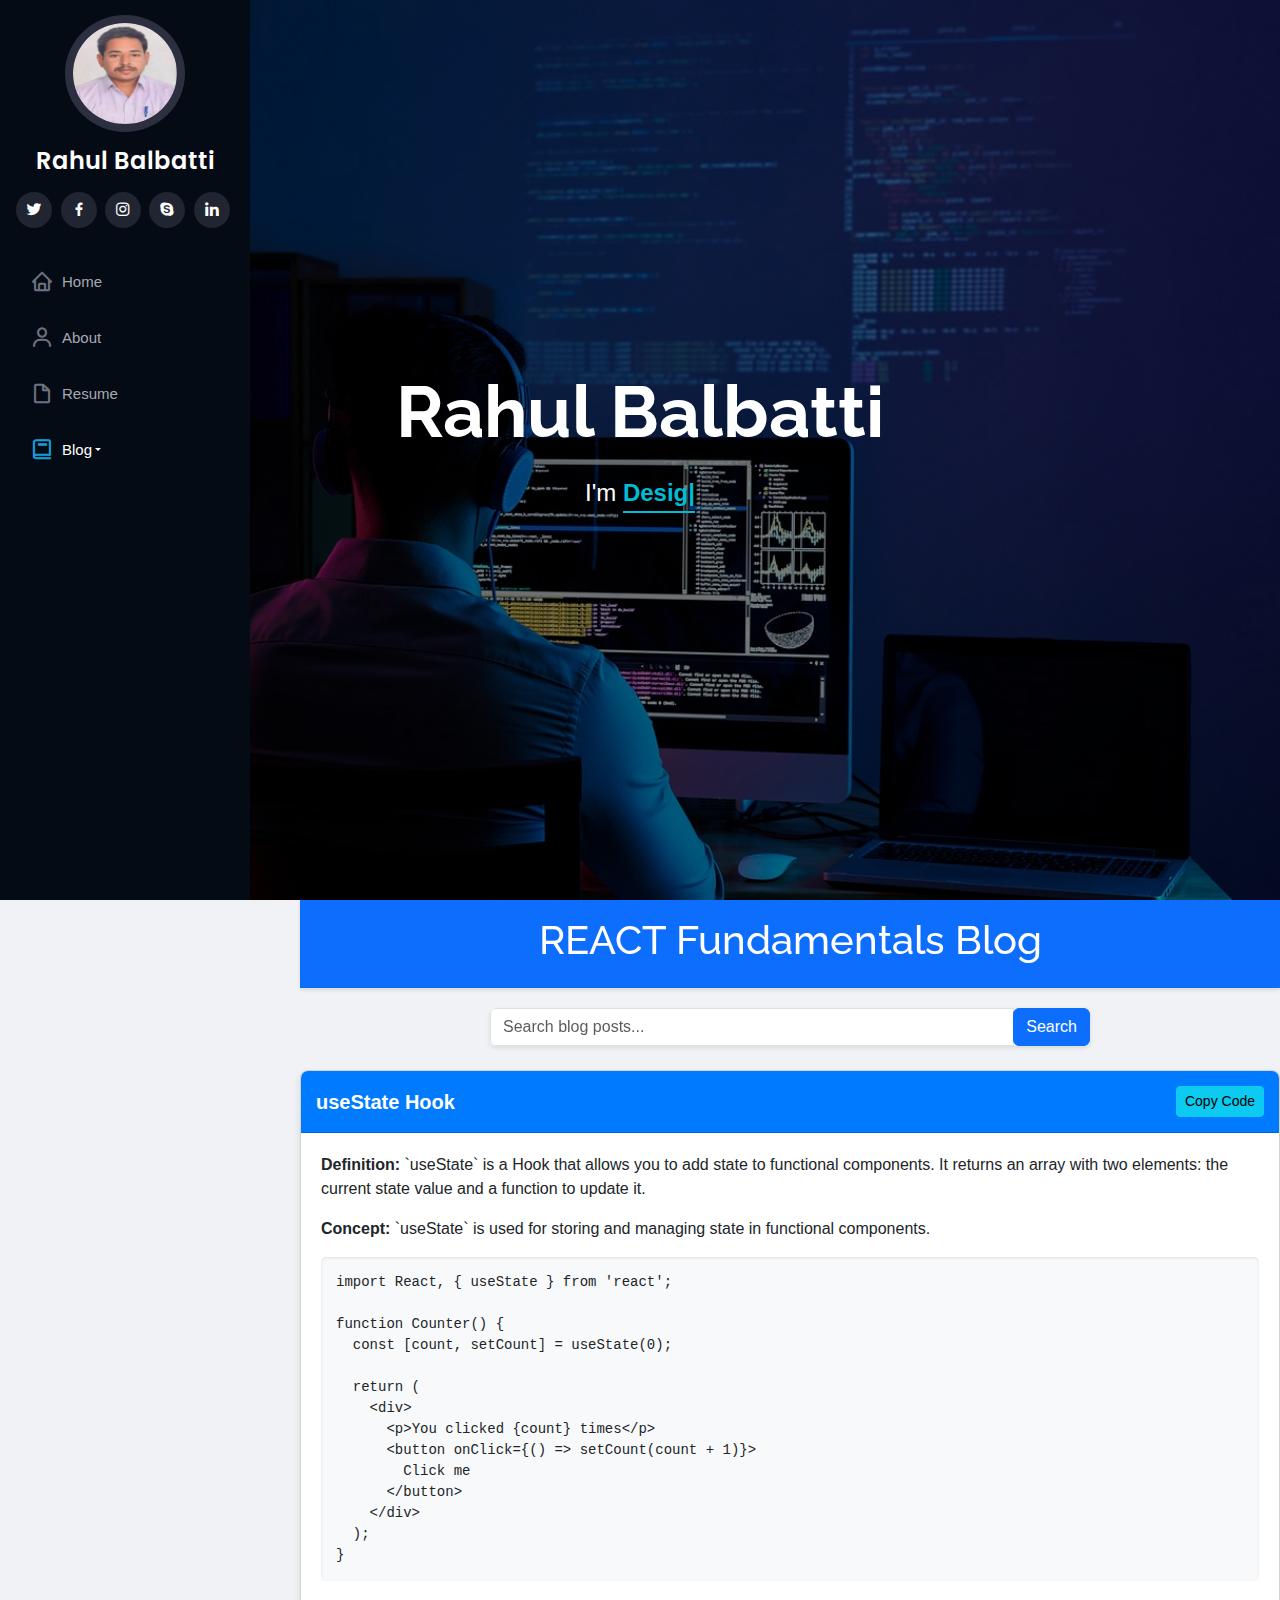
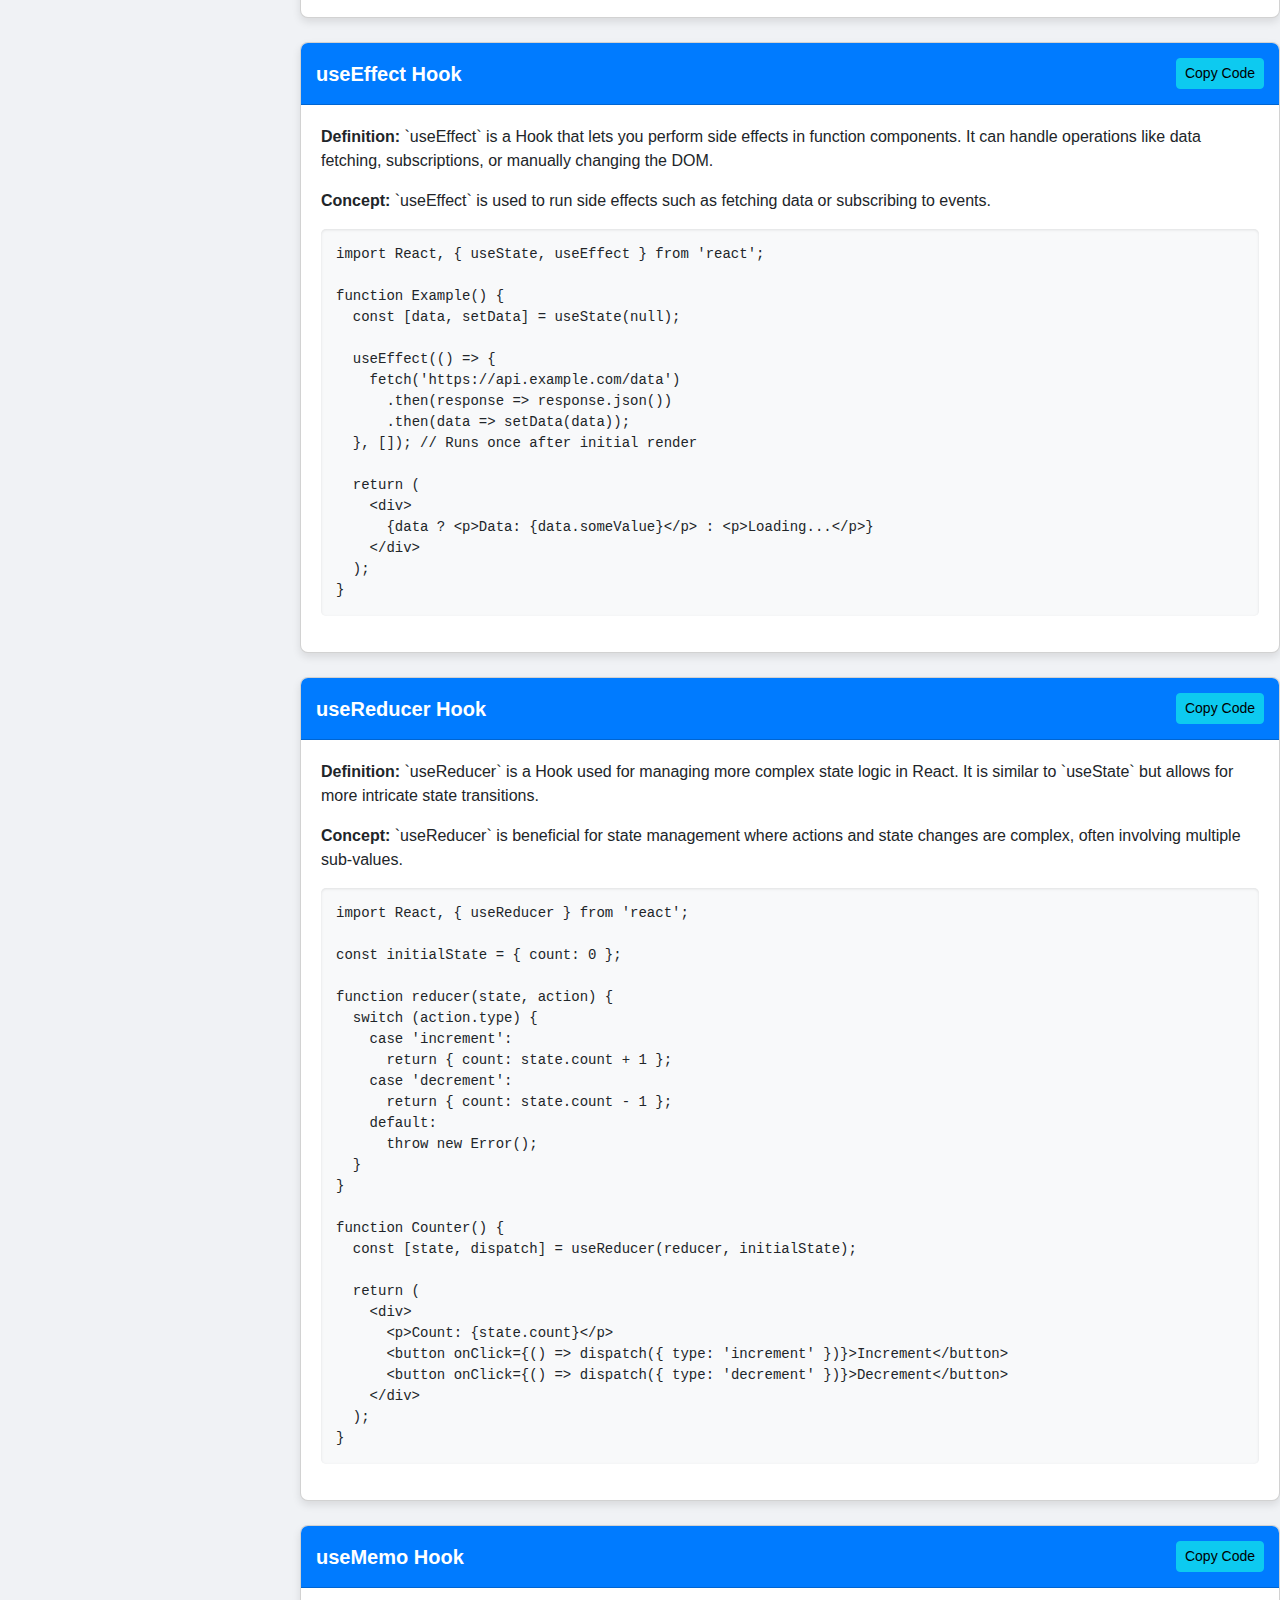
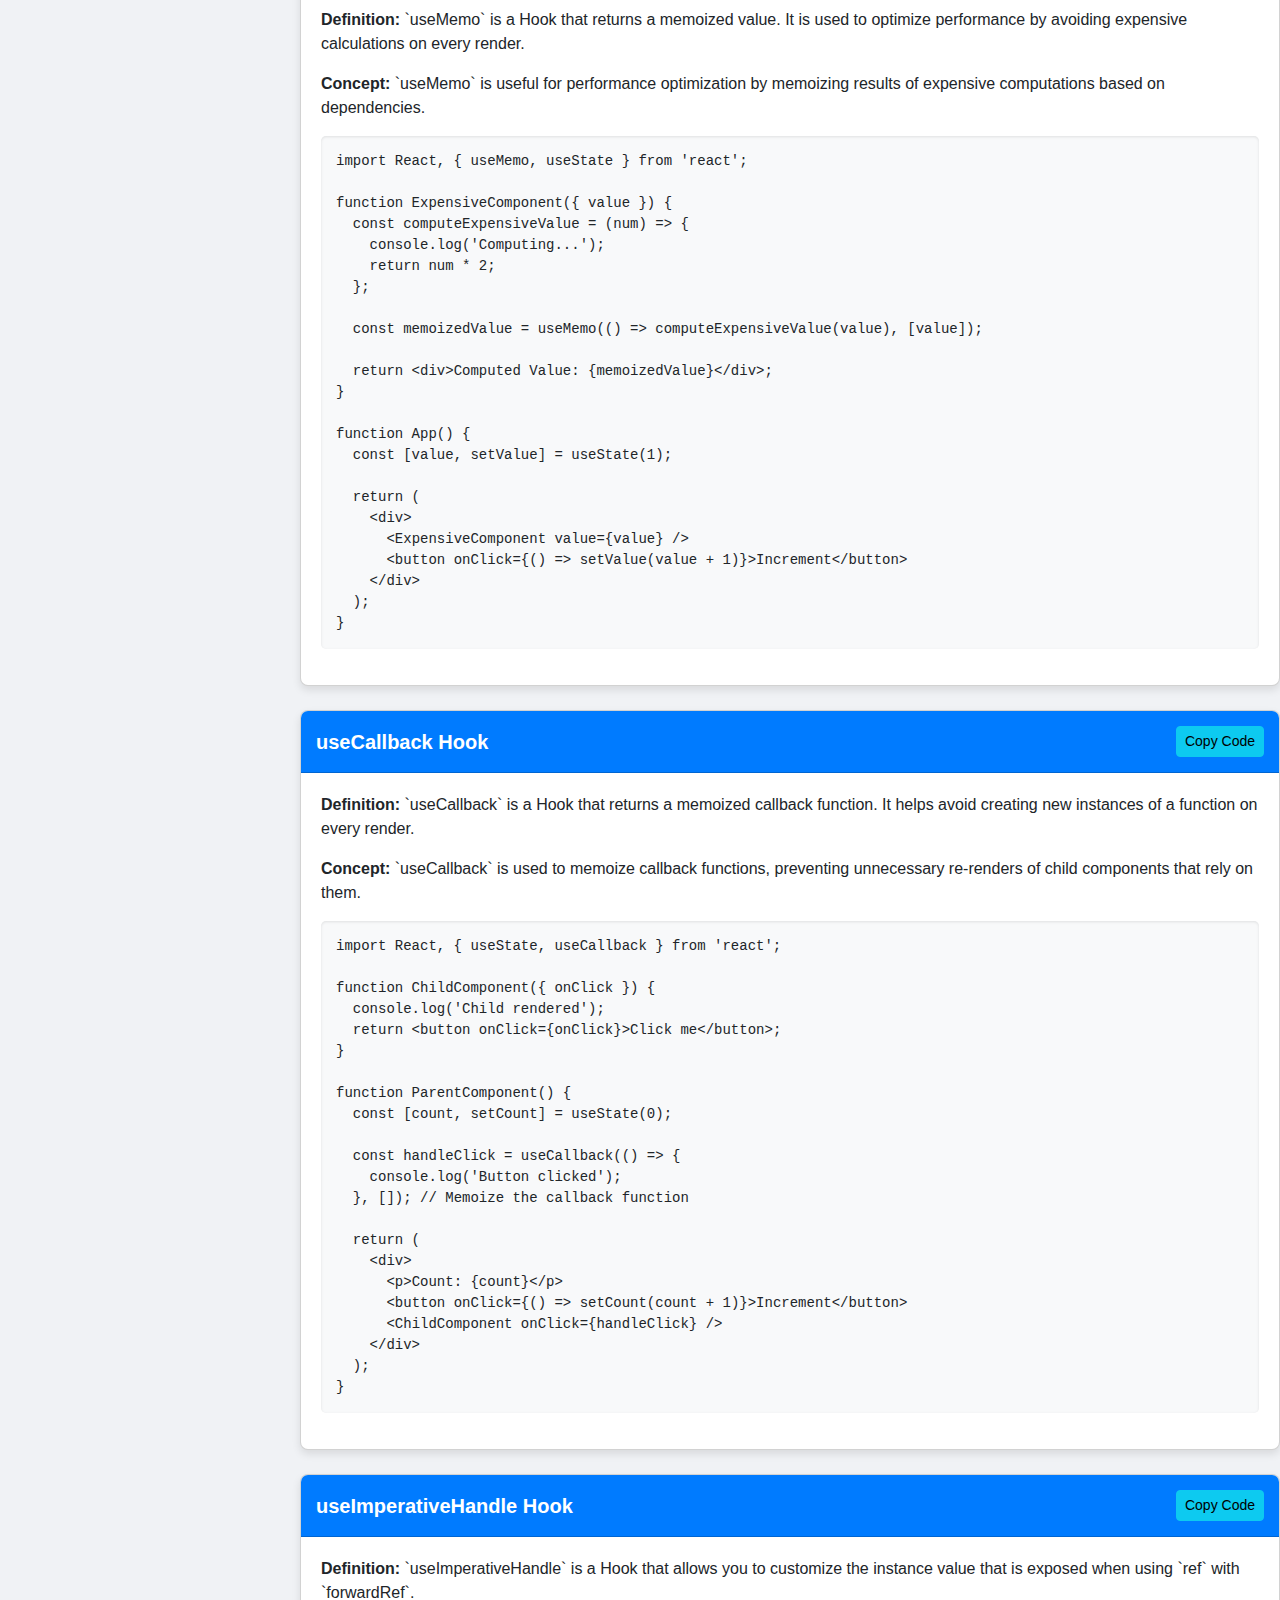
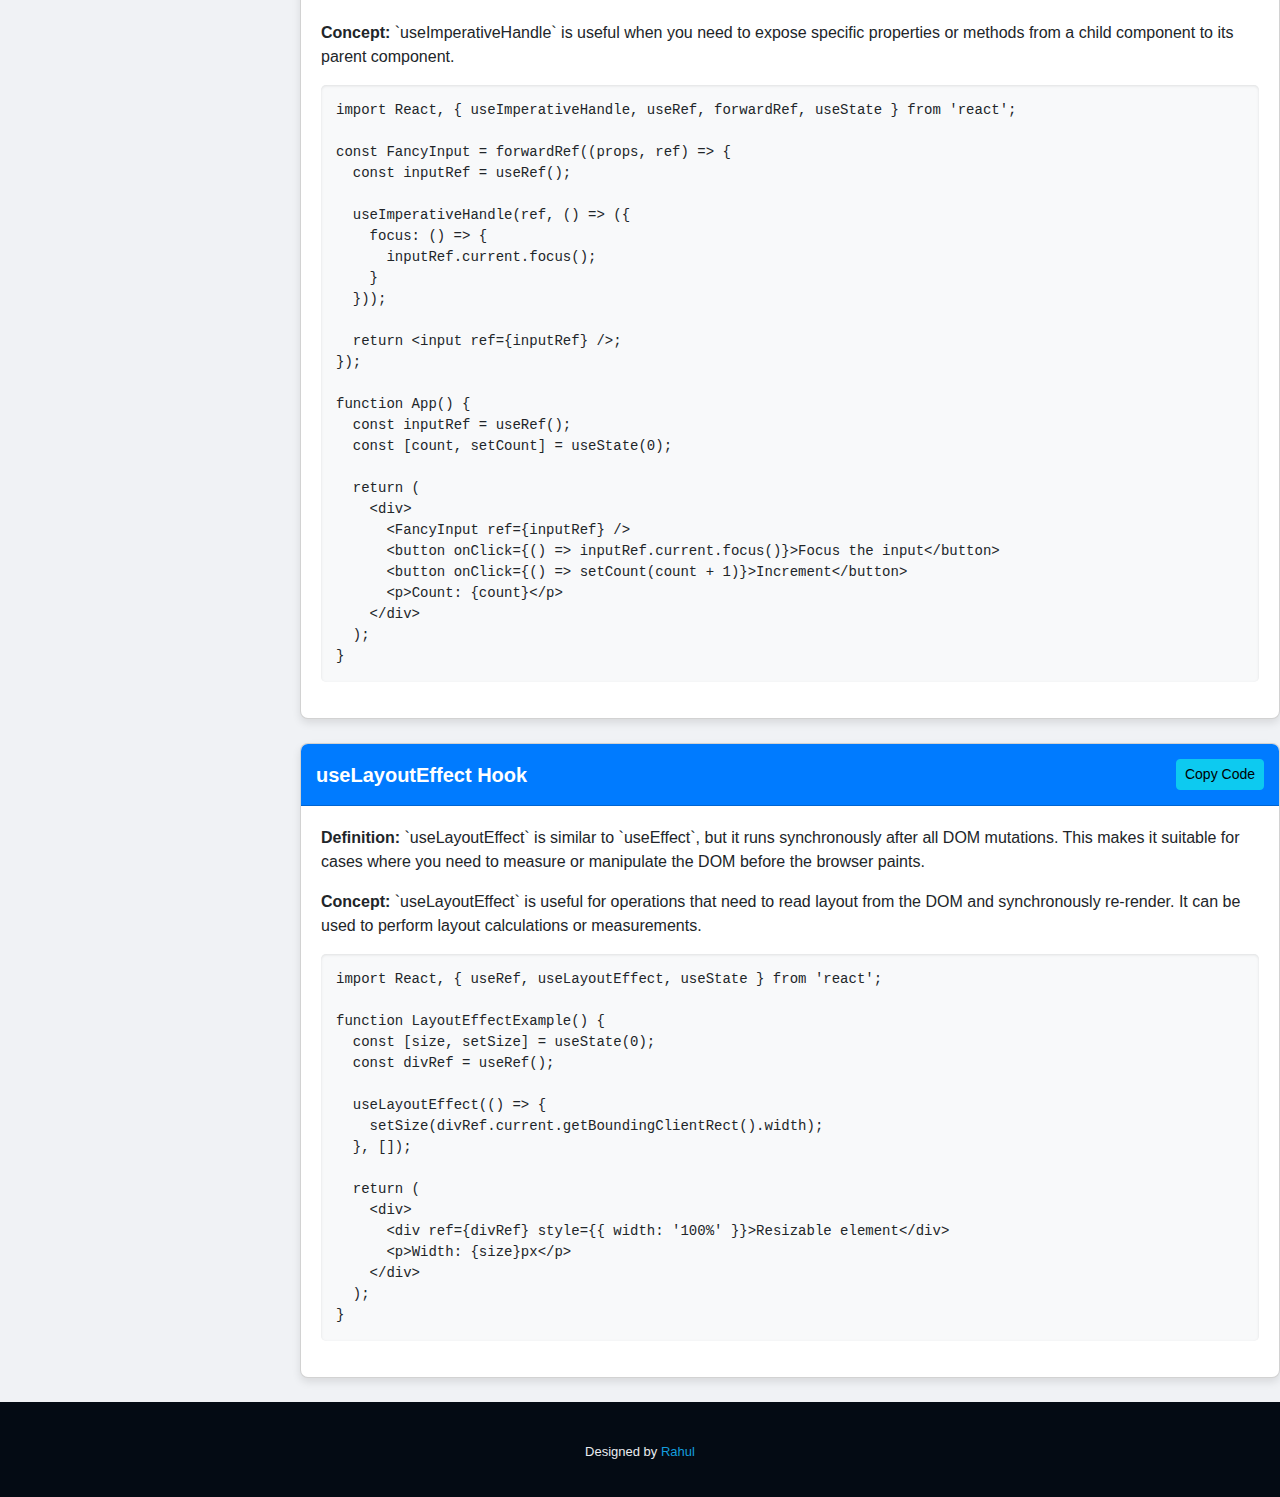
<file: Blog/react.html>
<!DOCTYPE html>
<html lang="en">

<head>
  <meta charset="utf-8">
  <meta content="width=device-width, initial-scale=1.0" name="viewport">

  <title>My Portfolio</title>
  <meta content="" name="description">
  <meta content="" name="keywords">

  <!-- Favicons -->
  <link href="../assets/img/images.png" rel="icon">
  <link href="../assets/img/apple-touch-icon.png" rel="apple-touch-icon">

  <!-- Google Fonts -->
  <link
    href="https://fonts.googleapis.com/css?family=Open+Sans:300,300i,400,400i,600,600i,700,700i|Raleway:300,300i,400,400i,500,500i,600,600i,700,700i|Poppins:300,300i,400,400i,500,500i,600,600i,700,700i"
    rel="stylesheet">

  <!-- Vendor CSS Files -->
  <link href="../assets/vendor/aos/aos.css" rel="stylesheet">
  <link href="../assets/vendor/bootstrap/css/bootstrap.min.css" rel="stylesheet">
  <link href="../assets/vendor/bootstrap-icons/bootstrap-icons.css" rel="stylesheet">
  <link href="../assets/vendor/boxicons/css/boxicons.min.css" rel="stylesheet">
  <link href="../assets/vendor/glightbox/css/glightbox.min.css" rel="stylesheet">
  <link href="../assets/vendor/swiper/swiper-bundle.min.css" rel="stylesheet">

  <!-- Template Main CSS File -->
  <link href="../assets/css/style.css" rel="stylesheet">
  <link href="../assets/css/javascript.css" rel="stylesheet">

  <!-- =======================================================
  * Template Name: iPortfolio
  * Updated: Sep 18 2023 with Bootstrap v5.3.2
  * Template URL: https://bootstrapmade.com/iportfolio-bootstrap-portfolio-websites-template/
  * Author: BootstrapMade.com
  * License: https://bootstrapmade.com/license/
  ======================================================== -->
</head>

<body>

  <!-- ======= Mobile nav toggle button ======= -->
  <i class="bi bi-list mobile-nav-toggle d-xl-none"></i>

  <!-- ======= Header ======= -->
  <header id="header">
    <div class="d-flex flex-column">

      <div class="profile">
        <img src="../assets/img/imresizer-1695233590816.jpg" alt="" class="img-fluid rounded-circle">
        <h1 class="text-light"><a href="../index.html">Rahul Balbatti</a></h1>
        <div class="social-links mt-3 text-center">
          <a href="#" class="twitter"><i class="bx bxl-twitter"></i></a>
          <a href="#" class="facebook"><i class="bx bxl-facebook"></i></a>
          <a href="#" class="instagram"><i class="bx bxl-instagram"></i></a>
          <a href="#" class="google-plus"><i class="bx bxl-skype"></i></a>
          <a href="https://www.linkedin.com/in/rahul8366" class="linkedin"><i class="bx bxl-linkedin"></i></a>
        </div>
      </div>

      <nav id="navbar" class="nav-menu navbar">
        <ul>
          <li><a href="../index.html" class="nav-link scrollto "><i class="bx bx-home"></i> <span>Home</span></a></li>
          <li><a href="#about" class="nav-link scrollto"><i class="bx bx-user"></i> <span>About</span></a></li>
          <li><a href="#resume" class="nav-link scrollto"><i class="bx bx-file-blank"></i> <span>Resume</span></a></li>
          <!-- <li><a href="#portfolio" class="nav-link scrollto"><i class="bx bx-book-content"></i> <span>Portfolio</span></a></li> -->
          <!-- <li><a href="#services" class="nav-link scrollto"><i class="bx bx-server"></i> <span>Services</span></a></li>
          <li><a href="#contact" class="nav-link scrollto"><i class="bx bx-envelope"></i> <span>Contact</span></a></li> -->
          <li class="nav-item dropdown">
            <a class="nav-link dropdown-toggle active" href="#" id="blogDropdown" role="button" data-toggle="dropdown"
              aria-haspopup="true" aria-expanded="false">
              <i class="bx bx-book"></i> <span>Blog</span>
            </a>
            <div class="dropdown-menu" aria-labelledby="blogDropdown">
              <!-- <a class="dropdown-item" href="#java">Java</a> -->
              <a class="dropdown-item active" href="./html.html">HTML</a>
              <a class="dropdown-item" href="./css.html">CSS</a>
              <a class="dropdown-item " href="./javascript.html">JavaScript</a>
              <a class="dropdown-item " href="./redux.html">React</a>
              <a class="dropdown-item " href="./react.html">Redux</a>
            </div>
          </li>
        </ul>
      </nav><!-- .nav-menu -->
    </div>
  </header>


  <!-- End Header -->

  <!-- ======= Hero Section ======= -->
  <section id="hero" class="d-flex flex-column justify-content-center align-items-center">
    <div class="hero-container" data-aos="fade-in">
      <h1>Rahul Balbatti</h1>
      <p>I'm <span class="typed" data-typed-items="Designer, Developer, Freelancer"></span></p>
    </div>
  </section><!-- End Hero -->

  <main id="main">

    <!-- ======= card Section ======= -->
    <div class="header bg-primary text-white text-center py-3">
      <h1>REACT Fundamentals Blog</h1>
    </div>

    <!-- Search Bar -->
    <div class="search-bar mb-4">
      <div class="input-group">
        <input type="text" id="searchInput" class="form-control" placeholder="Search blog posts...">
        <div class="input-group-append">
          <button class="btn btn-primary" onclick="searchPosts()">Search</button>
        </div>
      </div>
    </div>

    <!-- Cards Section-->
    <!-- Cards Section--> 
<div class="card mb-4">
    <div class="card-header d-flex justify-content-between align-items-center">
        <span>useState Hook</span>
        <button class="btn btn-info btn-sm" onclick="copyToClipboard('code1')">Copy Code</button>
    </div>
    <div class="card-body">
        <p class="card-text">
            <strong>Definition:</strong> `useState` is a Hook that allows you to add state to functional components. It returns an array with two elements: the current state value and a function to update it.
        </p>
        <p class="card-text">
            <strong>Concept:</strong> `useState` is used for storing and managing state in functional components.
        </p>
        <pre id="code1"><code>import React, { useState } from 'react';

function Counter() {
  const [count, setCount] = useState(0);

  return (
    &lt;div&gt;
      &lt;p&gt;You clicked {count} times&lt;/p&gt;
      &lt;button onClick={() =&gt; setCount(count + 1)}&gt;
        Click me
      &lt;/button&gt;
    &lt;/div&gt;
  );
}
</code></pre>
    </div>
</div>

<div class="card mb-4">
    <div class="card-header d-flex justify-content-between align-items-center">
        <span>useEffect Hook</span>
        <button class="btn btn-info btn-sm" onclick="copyToClipboard('code2')">Copy Code</button>
    </div>
    <div class="card-body">
        <p class="card-text">
            <strong>Definition:</strong> `useEffect` is a Hook that lets you perform side effects in function components. It can handle operations like data fetching, subscriptions, or manually changing the DOM.
        </p>
        <p class="card-text">
            <strong>Concept:</strong> `useEffect` is used to run side effects such as fetching data or subscribing to events.
        </p>
        <pre id="code2"><code>import React, { useState, useEffect } from 'react';

function Example() {
  const [data, setData] = useState(null);

  useEffect(() =&gt; {
    fetch('https://api.example.com/data')
      .then(response =&gt; response.json())
      .then(data =&gt; setData(data));
  }, []); // Runs once after initial render

  return (
    &lt;div&gt;
      {data ? &lt;p&gt;Data: {data.someValue}&lt;/p&gt; : &lt;p&gt;Loading...&lt;/p&gt;}
    &lt;/div&gt;
  );
}
</code></pre>
    </div>
</div>

<!-- Advanced Concepts -->
<div class="card mb-4">
    <div class="card-header d-flex justify-content-between align-items-center">
        <span>useReducer Hook</span>
        <button class="btn btn-info btn-sm" onclick="copyToClipboard('code4')">Copy Code</button>
    </div>
    <div class="card-body">
        <p class="card-text">
            <strong>Definition:</strong> `useReducer` is a Hook used for managing more complex state logic in React. It is similar to `useState` but allows for more intricate state transitions.
        </p>
        <p class="card-text">
            <strong>Concept:</strong> `useReducer` is beneficial for state management where actions and state changes are complex, often involving multiple sub-values.
        </p>
        <pre id="code4"><code>import React, { useReducer } from 'react';

const initialState = { count: 0 };

function reducer(state, action) {
  switch (action.type) {
    case 'increment':
      return { count: state.count + 1 };
    case 'decrement':
      return { count: state.count - 1 };
    default:
      throw new Error();
  }
}

function Counter() {
  const [state, dispatch] = useReducer(reducer, initialState);

  return (
    &lt;div&gt;
      &lt;p&gt;Count: {state.count}&lt;/p&gt;
      &lt;button onClick={() =&gt; dispatch({ type: 'increment' })}&gt;Increment&lt;/button&gt;
      &lt;button onClick={() =&gt; dispatch({ type: 'decrement' })}&gt;Decrement&lt;/button&gt;
    &lt;/div&gt;
  );
}
</code></pre>
    </div>
</div>

<div class="card mb-4">
    <div class="card-header d-flex justify-content-between align-items-center">
        <span>useMemo Hook</span>
        <button class="btn btn-info btn-sm" onclick="copyToClipboard('code5')">Copy Code</button>
    </div>
    <div class="card-body">
        <p class="card-text">
            <strong>Definition:</strong> `useMemo` is a Hook that returns a memoized value. It is used to optimize performance by avoiding expensive calculations on every render.
        </p>
        <p class="card-text">
            <strong>Concept:</strong> `useMemo` is useful for performance optimization by memoizing results of expensive computations based on dependencies.
        </p>
        <pre id="code5"><code>import React, { useMemo, useState } from 'react';

function ExpensiveComponent({ value }) {
  const computeExpensiveValue = (num) =&gt; {
    console.log('Computing...');
    return num * 2;
  };

  const memoizedValue = useMemo(() =&gt; computeExpensiveValue(value), [value]);

  return &lt;div&gt;Computed Value: {memoizedValue}&lt;/div&gt;;
}

function App() {
  const [value, setValue] = useState(1);

  return (
    &lt;div&gt;
      &lt;ExpensiveComponent value={value} /&gt;
      &lt;button onClick={() =&gt; setValue(value + 1)}&gt;Increment&lt;/button&gt;
    &lt;/div&gt;
  );
}
</code></pre>
    </div>
</div>

<div class="card mb-4">
    <div class="card-header d-flex justify-content-between align-items-center">
        <span>useCallback Hook</span>
        <button class="btn btn-info btn-sm" onclick="copyToClipboard('code6')">Copy Code</button>
    </div>
    <div class="card-body">
        <p class="card-text">
            <strong>Definition:</strong> `useCallback` is a Hook that returns a memoized callback function. It helps avoid creating new instances of a function on every render.
        </p>
        <p class="card-text">
            <strong>Concept:</strong> `useCallback` is used to memoize callback functions, preventing unnecessary re-renders of child components that rely on them.
        </p>
        <pre id="code6"><code>import React, { useState, useCallback } from 'react';

function ChildComponent({ onClick }) {
  console.log('Child rendered');
  return &lt;button onClick={onClick}&gt;Click me&lt;/button&gt;;
}

function ParentComponent() {
  const [count, setCount] = useState(0);

  const handleClick = useCallback(() =&gt; {
    console.log('Button clicked');
  }, []); // Memoize the callback function

  return (
    &lt;div&gt;
      &lt;p&gt;Count: {count}&lt;/p&gt;
      &lt;button onClick={() =&gt; setCount(count + 1)}&gt;Increment&lt;/button&gt;
      &lt;ChildComponent onClick={handleClick} /&gt;
    &lt;/div&gt;
  );
}
</code></pre>
    </div>
</div>

<div class="card mb-4">
    <div class="card-header d-flex justify-content-between align-items-center">
        <span>useImperativeHandle Hook</span>
        <button class="btn btn-info btn-sm" onclick="copyToClipboard('code7')">Copy Code</button>
    </div>
    <div class="card-body">
        <p class="card-text">
            <strong>Definition:</strong> `useImperativeHandle` is a Hook that allows you to customize the instance value that is exposed when using `ref` with `forwardRef`.
        </p>
        <p class="card-text">
            <strong>Concept:</strong> `useImperativeHandle` is useful when you need to expose specific properties or methods from a child component to its parent component.
        </p>
        <pre id="code7"><code>import React, { useImperativeHandle, useRef, forwardRef, useState } from 'react';

const FancyInput = forwardRef((props, ref) =&gt; {
  const inputRef = useRef();

  useImperativeHandle(ref, () =&gt; ({
    focus: () =&gt; {
      inputRef.current.focus();
    }
  }));

  return &lt;input ref={inputRef} /&gt;;
});

function App() {
  const inputRef = useRef();
  const [count, setCount] = useState(0);

  return (
    &lt;div&gt;
      &lt;FancyInput ref={inputRef} /&gt;
      &lt;button onClick={() =&gt; inputRef.current.focus()}&gt;Focus the input&lt;/button&gt;
      &lt;button onClick={() =&gt; setCount(count + 1)}&gt;Increment&lt;/button&gt;
      &lt;p&gt;Count: {count}&lt;/p&gt;
    &lt;/div&gt;
  );
}
</code></pre>
    </div>
</div>

<div class="card mb-4">
    <div class="card-header d-flex justify-content-between align-items-center">
        <span>useLayoutEffect Hook</span>
        <button class="btn btn-info btn-sm" onclick="copyToClipboard('code8')">Copy Code</button>
    </div>
    <div class="card-body">
        <p class="card-text">
            <strong>Definition:</strong> `useLayoutEffect` is similar to `useEffect`, but it runs synchronously after all DOM mutations. This makes it suitable for cases where you need to measure or manipulate the DOM before the browser paints.
        </p>
        <p class="card-text">
            <strong>Concept:</strong> `useLayoutEffect` is useful for operations that need to read layout from the DOM and synchronously re-render. It can be used to perform layout calculations or measurements.
        </p>
        <pre id="code8"><code>import React, { useRef, useLayoutEffect, useState } from 'react';

function LayoutEffectExample() {
  const [size, setSize] = useState(0);
  const divRef = useRef();

  useLayoutEffect(() =&gt; {
    setSize(divRef.current.getBoundingClientRect().width);
  }, []);

  return (
    &lt;div&gt;
      &lt;div ref={divRef} style={{ width: '100%' }}&gt;Resizable element&lt;/div&gt;
      &lt;p&gt;Width: {size}px&lt;/p&gt;
    &lt;/div&gt;
  );
}
</code></pre>
    </div>
</div>

    
    
    
    <!-- Add more cards as needed -->

    <!-- End cards Section -->

  </main><!-- End #main -->

  <!-- ======= Footer ======= -->
  <footer id="footer">
    <div class="container">
      <!-- <div class="copyright">
        &copy; Copyright <strong><span>iPortfolio</span></strong>
      </div> -->
      <div class="credits">
        <!-- All the links in the footer should remain intact. -->
        <!-- You can delete the links only if you purchased the pro version. -->
        <!-- Licensing information: https://bootstrapmade.com/license/ -->
        <!-- Purchase the pro version with working PHP/AJAX contact form: https://bootstrapmade.com/iportfolio-bootstrap-portfolio-websites-template/ -->
        Designed by <a href="#">Rahul</a>
      </div>
    </div>
  </footer><!-- End  Footer -->

  <a href="#" class="back-to-top d-flex align-items-center justify-content-center"><i
      class="bi bi-arrow-up-short"></i></a>

  <!-- Vendor JS Files -->
  <script src="../assets/vendor/purecounter/purecounter_vanilla.js"></script>
  <script src="../assets/vendor/aos/aos.js"></script>
  <script src="../assets/vendor/bootstrap/js/bootstrap.bundle.min.js"></script>
  <script src="../assets/vendor/glightbox/js/glightbox.min.js"></script>
  <script src="../assets/vendor/isotope-layout/isotope.pkgd.min.js"></script>
  <script src="../assets/vendor/swiper/swiper-bundle.min.js"></script>
  <script src="../assets/vendor/typed.js/typed.umd.js"></script>
  <script src="../assets/vendor/waypoints/noframework.waypoints.js"></script>
  <script src="../assets/vendor/php-email-form/validate.js"></script>
  <script src="https://code.jquery.com/jquery-3.5.1.slim.min.js"></script>
  <script src="https://cdn.jsdelivr.net/npm/@popperjs/core@2.5.2/dist/umd/popper.min.js"></script>
  <script src="https://stackpath.bootstrapcdn.com/bootstrap/4.5.2/js/bootstrap.min.js"></script>


  <!-- Template Main JS File -->
  <script src="../assets/js/main.js"></script>
  <script src="../assets/js/copycode.js"></script>

</body>

</html>
</file>
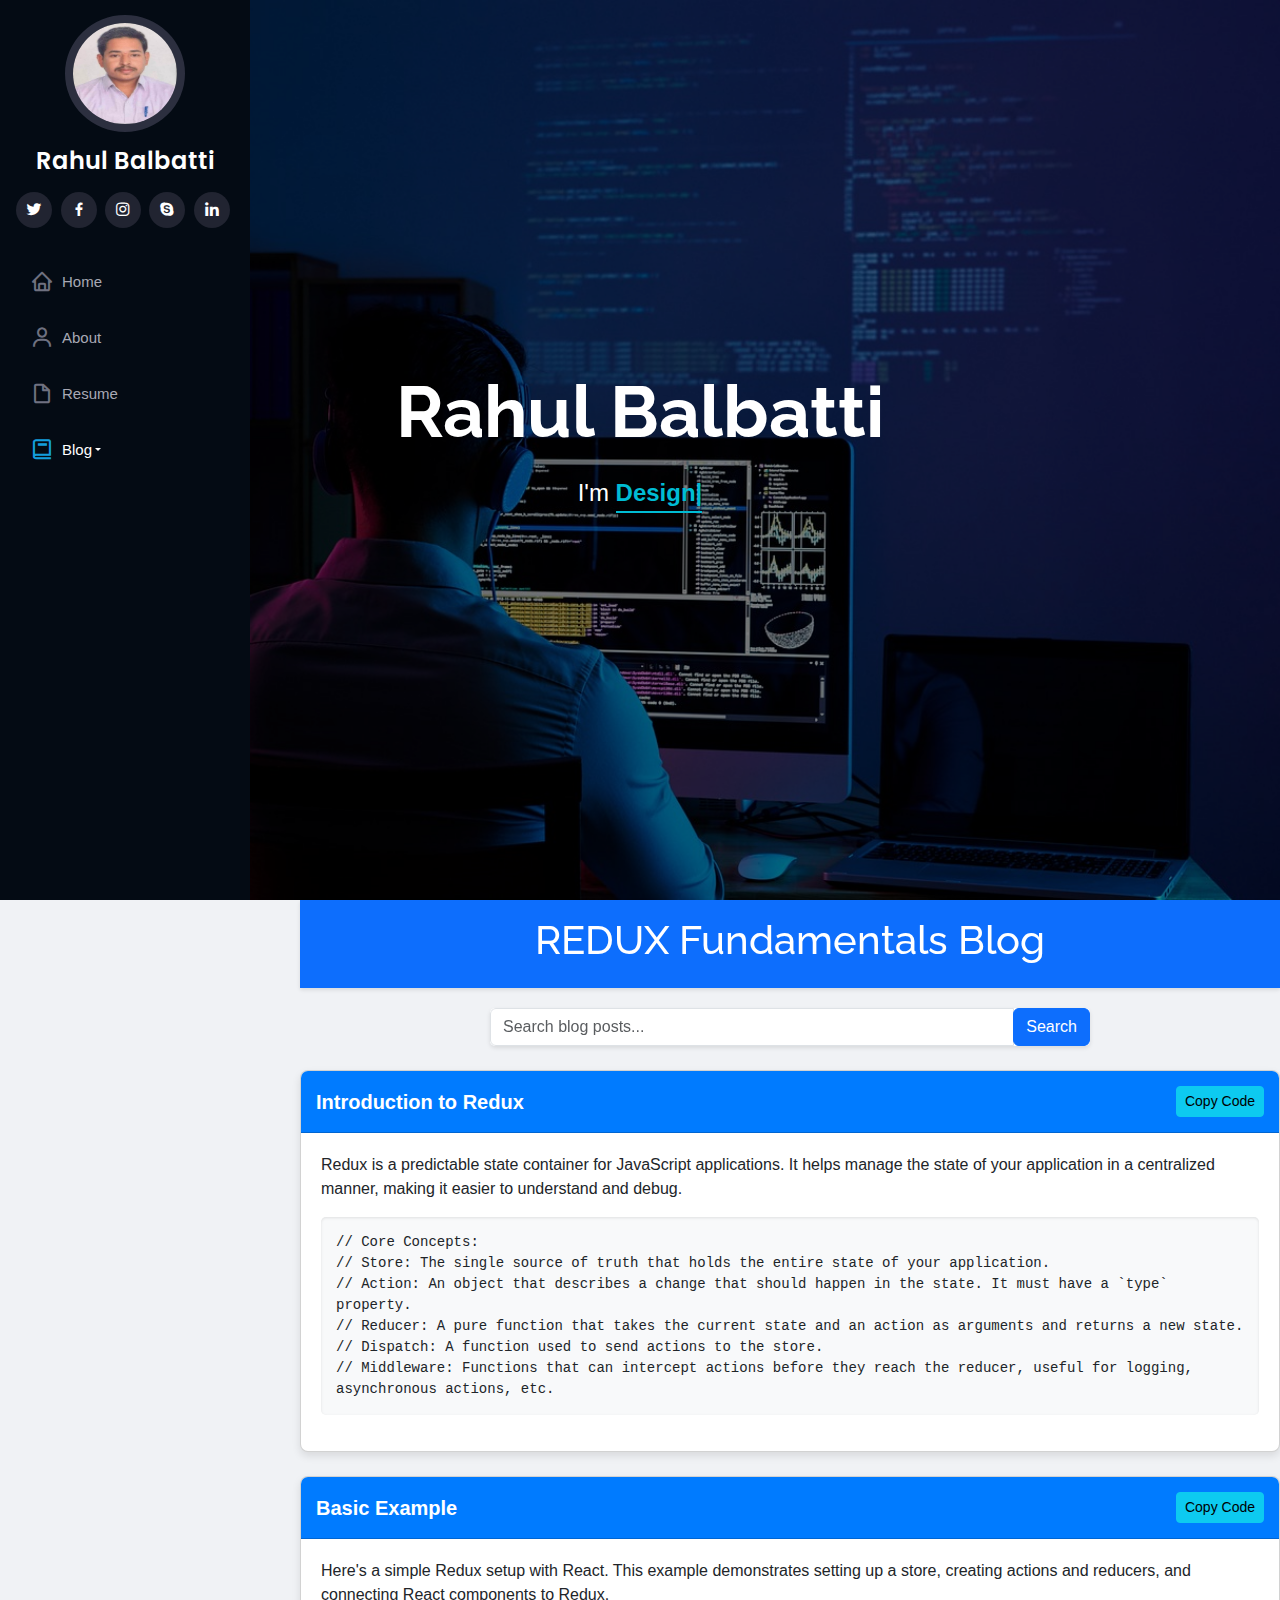
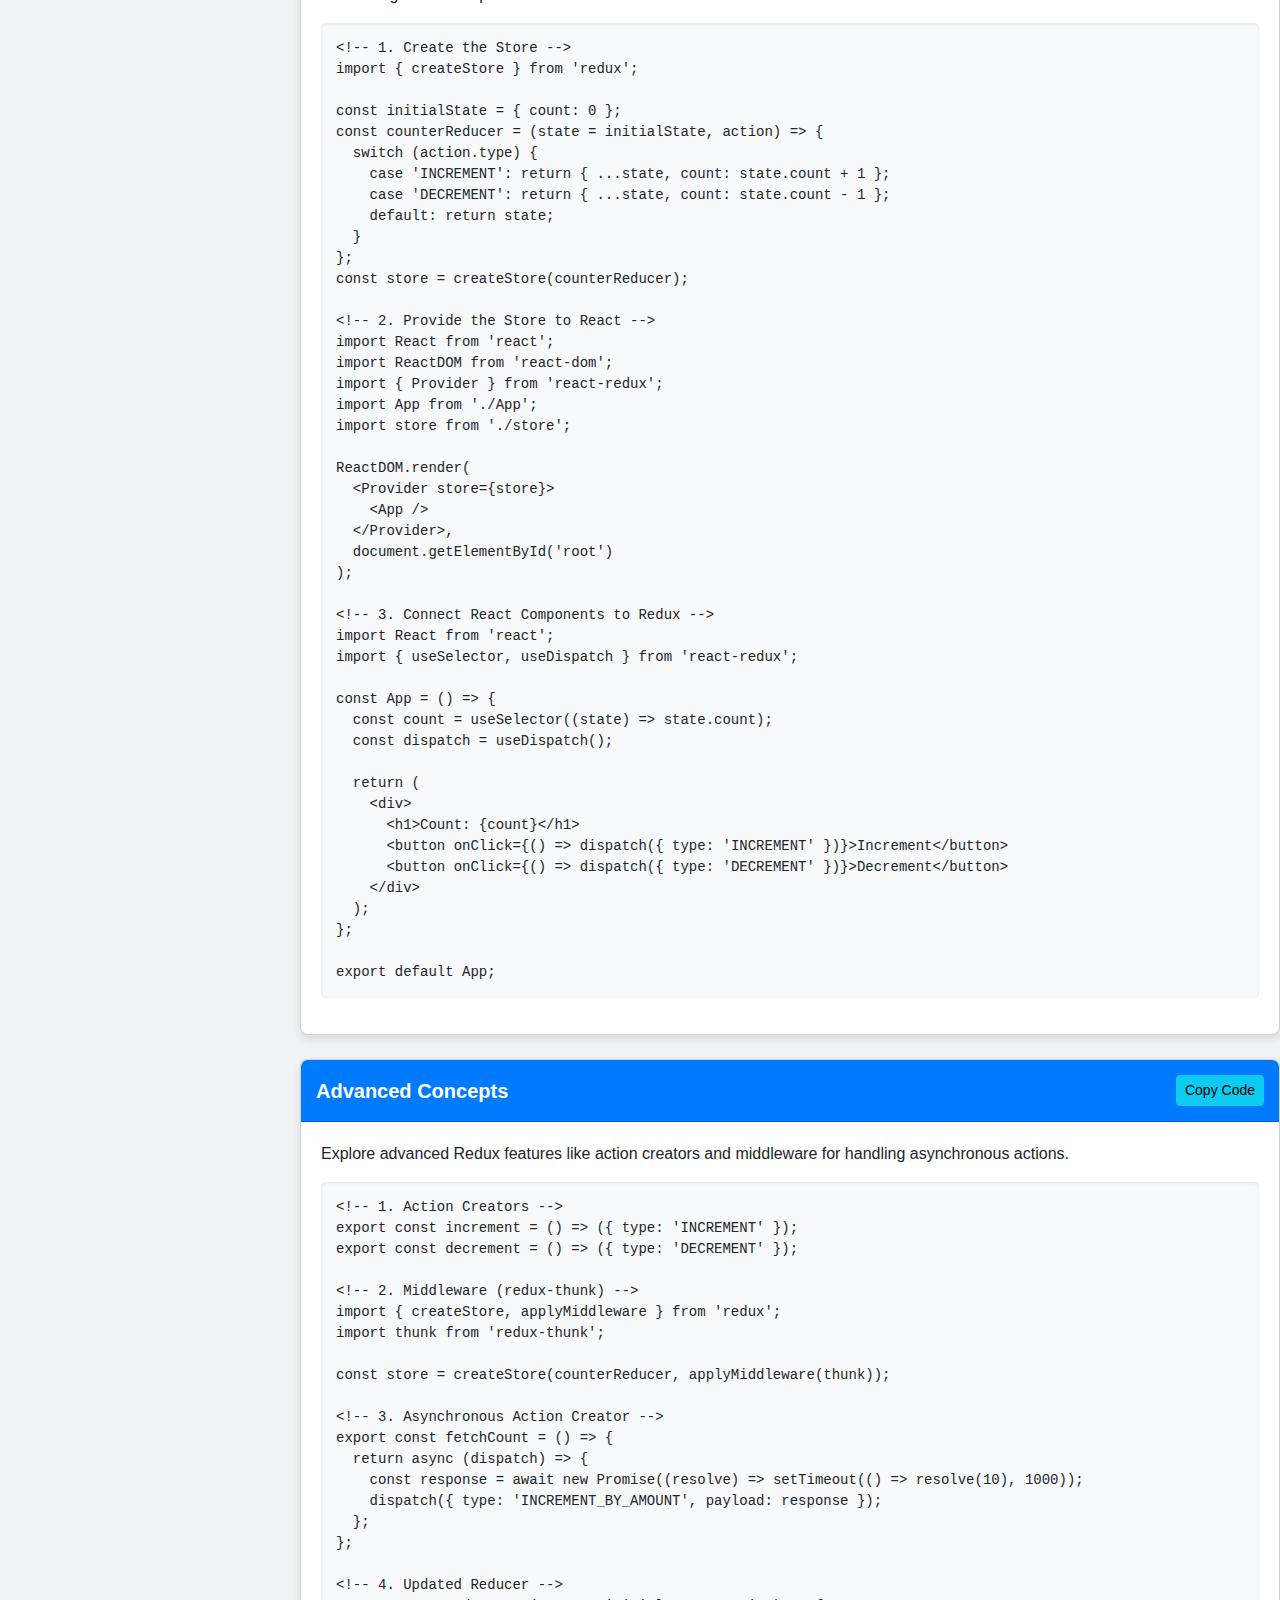
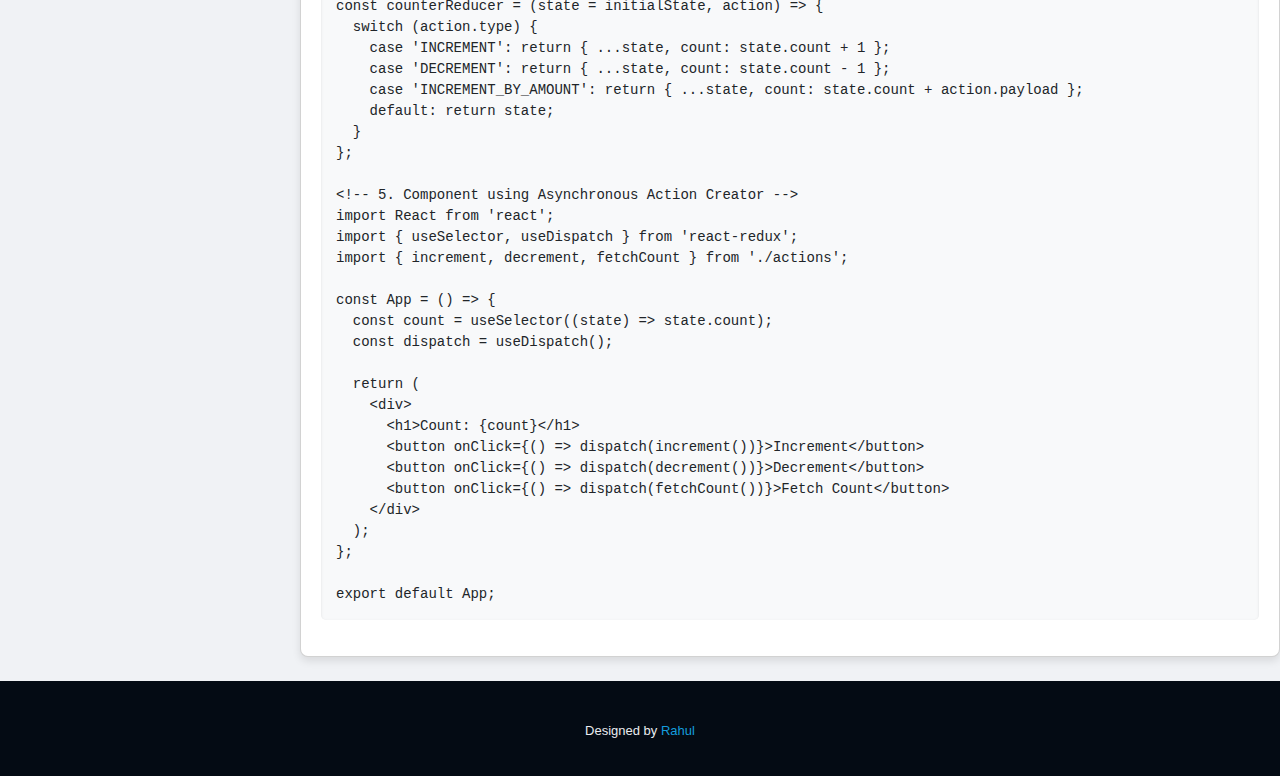
<file: Blog/redux.html>
<!DOCTYPE html>
<html lang="en">

<head>
  <meta charset="utf-8">
  <meta content="width=device-width, initial-scale=1.0" name="viewport">

  <title>My Portfolio</title>
  <meta content="" name="description">
  <meta content="" name="keywords">

  <!-- Favicons -->
  <link href="../assets/img/images.png" rel="icon">
  <link href="../assets/img/apple-touch-icon.png" rel="apple-touch-icon">

  <!-- Google Fonts -->
  <link
    href="https://fonts.googleapis.com/css?family=Open+Sans:300,300i,400,400i,600,600i,700,700i|Raleway:300,300i,400,400i,500,500i,600,600i,700,700i|Poppins:300,300i,400,400i,500,500i,600,600i,700,700i"
    rel="stylesheet">

  <!-- Vendor CSS Files -->
  <link href="../assets/vendor/aos/aos.css" rel="stylesheet">
  <link href="../assets/vendor/bootstrap/css/bootstrap.min.css" rel="stylesheet">
  <link href="../assets/vendor/bootstrap-icons/bootstrap-icons.css" rel="stylesheet">
  <link href="../assets/vendor/boxicons/css/boxicons.min.css" rel="stylesheet">
  <link href="../assets/vendor/glightbox/css/glightbox.min.css" rel="stylesheet">
  <link href="../assets/vendor/swiper/swiper-bundle.min.css" rel="stylesheet">

  <!-- Template Main CSS File -->
  <link href="../assets/css/style.css" rel="stylesheet">
  <link href="../assets/css/javascript.css" rel="stylesheet">

  <!-- =======================================================
  * Template Name: iPortfolio
  * Updated: Sep 18 2023 with Bootstrap v5.3.2
  * Template URL: https://bootstrapmade.com/iportfolio-bootstrap-portfolio-websites-template/
  * Author: BootstrapMade.com
  * License: https://bootstrapmade.com/license/
  ======================================================== -->
</head>

<body>

  <!-- ======= Mobile nav toggle button ======= -->
  <i class="bi bi-list mobile-nav-toggle d-xl-none"></i>

  <!-- ======= Header ======= -->
  <header id="header">
    <div class="d-flex flex-column">

      <div class="profile">
        <img src="../assets/img/imresizer-1695233590816.jpg" alt="" class="img-fluid rounded-circle">
        <h1 class="text-light"><a href="../index.html">Rahul Balbatti</a></h1>
        <div class="social-links mt-3 text-center">
          <a href="#" class="twitter"><i class="bx bxl-twitter"></i></a>
          <a href="#" class="facebook"><i class="bx bxl-facebook"></i></a>
          <a href="#" class="instagram"><i class="bx bxl-instagram"></i></a>
          <a href="#" class="google-plus"><i class="bx bxl-skype"></i></a>
          <a href="https://www.linkedin.com/in/rahul8366" class="linkedin"><i class="bx bxl-linkedin"></i></a>
        </div>
      </div>

      <nav id="navbar" class="nav-menu navbar">
        <ul>
          <li><a href="../index.html" class="nav-link scrollto "><i class="bx bx-home"></i> <span>Home</span></a></li>
          <li><a href="#about" class="nav-link scrollto"><i class="bx bx-user"></i> <span>About</span></a></li>
          <li><a href="#resume" class="nav-link scrollto"><i class="bx bx-file-blank"></i> <span>Resume</span></a></li>
          <!-- <li><a href="#portfolio" class="nav-link scrollto"><i class="bx bx-book-content"></i> <span>Portfolio</span></a></li> -->
          <!-- <li><a href="#services" class="nav-link scrollto"><i class="bx bx-server"></i> <span>Services</span></a></li>
          <li><a href="#contact" class="nav-link scrollto"><i class="bx bx-envelope"></i> <span>Contact</span></a></li> -->
          <li class="nav-item dropdown">
            <a class="nav-link dropdown-toggle active" href="#" id="blogDropdown" role="button" data-toggle="dropdown"
              aria-haspopup="true" aria-expanded="false">
              <i class="bx bx-book"></i> <span>Blog</span>
            </a>
            <div class="dropdown-menu" aria-labelledby="blogDropdown">
              <!-- <a class="dropdown-item" href="#java">Java</a> -->
              <a class="dropdown-item active" href="./html.html">HTML</a>
              <a class="dropdown-item" href="./css.html">CSS</a>
              <a class="dropdown-item " href="./javascript.html">JavaScript</a>
              <a class="dropdown-item " href="./redux.html">React</a>
              <a class="dropdown-item " href="./react.html">Redux</a>
            </div>
          </li>
        </ul>
      </nav><!-- .nav-menu -->
    </div>
  </header>


  <!-- End Header -->

  <!-- ======= Hero Section ======= -->
  <section id="hero" class="d-flex flex-column justify-content-center align-items-center">
    <div class="hero-container" data-aos="fade-in">
      <h1>Rahul Balbatti</h1>
      <p>I'm <span class="typed" data-typed-items="Designer, Developer, Freelancer"></span></p>
    </div>
  </section><!-- End Hero -->

  <main id="main">

    <!-- ======= card Section ======= -->
    <div class="header bg-primary text-white text-center py-3">
      <h1>REDUX Fundamentals Blog</h1>
    </div>

    <!-- Search Bar -->
    <div class="search-bar mb-4">
      <div class="input-group">
        <input type="text" id="searchInput" class="form-control" placeholder="Search blog posts...">
        <div class="input-group-append">
          <button class="btn btn-primary" onclick="searchPosts()">Search</button>
        </div>
      </div>
    </div>

    <!-- Cards Section-->
    <!-- Card 1: Introduction to Redux -->
<div class="card mb-4">
    <div class="card-header d-flex justify-content-between align-items-center">
        <span>Introduction to Redux</span>
        <button class="btn btn-info btn-sm" onclick="copyToClipboard('code1')">Copy Code</button>
    </div>
    <div class="card-body">
        <p class="card-text">
            Redux is a predictable state container for JavaScript applications. It helps manage the state of your application in a centralized manner, making it easier to understand and debug.
        </p>
        <pre id="code1"><code>// Core Concepts:
// Store: The single source of truth that holds the entire state of your application.
// Action: An object that describes a change that should happen in the state. It must have a `type` property.
// Reducer: A pure function that takes the current state and an action as arguments and returns a new state.
// Dispatch: A function used to send actions to the store.
// Middleware: Functions that can intercept actions before they reach the reducer, useful for logging, asynchronous actions, etc.</code></pre>
    </div>
</div>

<!-- Card 2: Basic Example -->
<div class="card mb-4">
    <div class="card-header d-flex justify-content-between align-items-center">
        <span>Basic Example</span>
        <button class="btn btn-info btn-sm" onclick="copyToClipboard('code2')">Copy Code</button>
    </div>
    <div class="card-body">
        <p class="card-text">
            Here's a simple Redux setup with React. This example demonstrates setting up a store, creating actions and reducers, and connecting React components to Redux.
        </p>
        <pre id="code2"><code>&lt;!-- 1. Create the Store --&gt;
import { createStore } from 'redux';

const initialState = { count: 0 };
const counterReducer = (state = initialState, action) =&gt; {
  switch (action.type) {
    case 'INCREMENT': return { ...state, count: state.count + 1 };
    case 'DECREMENT': return { ...state, count: state.count - 1 };
    default: return state;
  }
};
const store = createStore(counterReducer);

&lt;!-- 2. Provide the Store to React --&gt;
import React from 'react';
import ReactDOM from 'react-dom';
import { Provider } from 'react-redux';
import App from './App';
import store from './store';

ReactDOM.render(
  &lt;Provider store={store}&gt;
    &lt;App /&gt;
  &lt;/Provider&gt;,
  document.getElementById('root')
);

&lt;!-- 3. Connect React Components to Redux --&gt;
import React from 'react';
import { useSelector, useDispatch } from 'react-redux';

const App = () =&gt; {
  const count = useSelector((state) =&gt; state.count);
  const dispatch = useDispatch();

  return (
    &lt;div&gt;
      &lt;h1&gt;Count: {count}&lt;/h1&gt;
      &lt;button onClick={() =&gt; dispatch({ type: 'INCREMENT' })}&gt;Increment&lt;/button&gt;
      &lt;button onClick={() =&gt; dispatch({ type: 'DECREMENT' })}&gt;Decrement&lt;/button&gt;
    &lt;/div&gt;
  );
};

export default App;</code></pre>
    </div>
</div>

<!-- Card 3: Advanced Concepts -->
<div class="card mb-4">
    <div class="card-header d-flex justify-content-between align-items-center">
        <span>Advanced Concepts</span>
        <button class="btn btn-info btn-sm" onclick="copyToClipboard('code3')">Copy Code</button>
    </div>
    <div class="card-body">
        <p class="card-text">
            Explore advanced Redux features like action creators and middleware for handling asynchronous actions.
        </p>
        <pre id="code3"><code>&lt;!-- 1. Action Creators --&gt;
export const increment = () =&gt; ({ type: 'INCREMENT' });
export const decrement = () =&gt; ({ type: 'DECREMENT' });

&lt;!-- 2. Middleware (redux-thunk) --&gt;
import { createStore, applyMiddleware } from 'redux';
import thunk from 'redux-thunk';

const store = createStore(counterReducer, applyMiddleware(thunk));

&lt;!-- 3. Asynchronous Action Creator --&gt;
export const fetchCount = () =&gt; {
  return async (dispatch) =&gt; {
    const response = await new Promise((resolve) =&gt; setTimeout(() =&gt; resolve(10), 1000));
    dispatch({ type: 'INCREMENT_BY_AMOUNT', payload: response });
  };
};

&lt;!-- 4. Updated Reducer --&gt;
const counterReducer = (state = initialState, action) =&gt; {
  switch (action.type) {
    case 'INCREMENT': return { ...state, count: state.count + 1 };
    case 'DECREMENT': return { ...state, count: state.count - 1 };
    case 'INCREMENT_BY_AMOUNT': return { ...state, count: state.count + action.payload };
    default: return state;
  }
};

&lt;!-- 5. Component using Asynchronous Action Creator --&gt;
import React from 'react';
import { useSelector, useDispatch } from 'react-redux';
import { increment, decrement, fetchCount } from './actions';

const App = () =&gt; {
  const count = useSelector((state) =&gt; state.count);
  const dispatch = useDispatch();

  return (
    &lt;div&gt;
      &lt;h1&gt;Count: {count}&lt;/h1&gt;
      &lt;button onClick={() =&gt; dispatch(increment())}&gt;Increment&lt;/button&gt;
      &lt;button onClick={() =&gt; dispatch(decrement())}&gt;Decrement&lt;/button&gt;
      &lt;button onClick={() =&gt; dispatch(fetchCount())}&gt;Fetch Count&lt;/button&gt;
    &lt;/div&gt;
  );
};

export default App;</code></pre>
    </div>
</div>

    <!-- Add more cards as needed -->

    <!-- End cards Section -->

  </main><!-- End #main -->

  <!-- ======= Footer ======= -->
  <footer id="footer">
    <div class="container">
      <!-- <div class="copyright">
        &copy; Copyright <strong><span>iPortfolio</span></strong>
      </div> -->
      <div class="credits">
        <!-- All the links in the footer should remain intact. -->
        <!-- You can delete the links only if you purchased the pro version. -->
        <!-- Licensing information: https://bootstrapmade.com/license/ -->
        <!-- Purchase the pro version with working PHP/AJAX contact form: https://bootstrapmade.com/iportfolio-bootstrap-portfolio-websites-template/ -->
        Designed by <a href="#">Rahul</a>
      </div>
    </div>
  </footer><!-- End  Footer -->

  <a href="#" class="back-to-top d-flex align-items-center justify-content-center"><i
      class="bi bi-arrow-up-short"></i></a>

  <!-- Vendor JS Files -->
  <script src="../assets/vendor/purecounter/purecounter_vanilla.js"></script>
  <script src="../assets/vendor/aos/aos.js"></script>
  <script src="../assets/vendor/bootstrap/js/bootstrap.bundle.min.js"></script>
  <script src="../assets/vendor/glightbox/js/glightbox.min.js"></script>
  <script src="../assets/vendor/isotope-layout/isotope.pkgd.min.js"></script>
  <script src="../assets/vendor/swiper/swiper-bundle.min.js"></script>
  <script src="../assets/vendor/typed.js/typed.umd.js"></script>
  <script src="../assets/vendor/waypoints/noframework.waypoints.js"></script>
  <script src="../assets/vendor/php-email-form/validate.js"></script>
  <script src="https://code.jquery.com/jquery-3.5.1.slim.min.js"></script>
  <script src="https://cdn.jsdelivr.net/npm/@popperjs/core@2.5.2/dist/umd/popper.min.js"></script>
  <script src="https://stackpath.bootstrapcdn.com/bootstrap/4.5.2/js/bootstrap.min.js"></script>


  <!-- Template Main JS File -->
  <script src="../assets/js/main.js"></script>
  <script src="../assets/js/copycode.js"></script>

</body>

</html>
</file>
<file: assets/css/javascript.css>
/*--------------------------------------------------------------
  # Back to top button
  --------------------------------------------------------------*/
  .back-to-top {
    position: fixed;
    visibility: hidden;
    opacity: 0;
    right: 15px;
    bottom: 15px;
    z-index: 996;
    background: #149ddd;
    width: 40px;
    height: 40px;
    border-radius: 50px;
    transition: all 0.4s;
  }
  
  .back-to-top i {
    font-size: 28px;
    color: #fff;
    line-height: 0;
  }
  
  .back-to-top:hover {
    background: #2eafec;
    color: #fff;
  }
  
  .back-to-top.active {
    visibility: visible;
    opacity: 1;
  }


/*--------------------------------------------------------------
# Header
--------------------------------------------------------------*/
.header {
    background-color: #343a40;
    color: #ffffff;
    text-align: center;
    padding: 20px 0;
    box-shadow: 0 2px 4px rgba(0, 0, 0, 0.1);
    position: sticky; /* Make the header sticky */
    top: 0; /* Stick to the top */
    z-index: 1000; /* Ensure it's above other content */
}

body {
    background-color: #f0f2f5;
    font-family: 'Segoe UI', Tahoma, Geneva, Verdana, sans-serif;
    margin: 0;
    padding: 0;
}

.container {
    max-width: 900px;
    margin: 20px auto;
    padding: 0 15px;
}

.search-bar {
    position: sticky;
    top: 80px; /* Adjust based on header height */
    z-index: 1000;
    display: flex;
    align-items: center;
    margin: 20px auto;
    max-width: 600px;
    width: 100%; /* Ensure full width within container */
    background-color: #ffffff;
    border-radius: 5px;
    box-shadow: 0 2px 4px rgba(0, 0, 0, 0.1);
    overflow: hidden;
}


.search-input {
    flex: 1;
    border: none;
    padding: 10px 15px;
    font-size: 16px;
}

.search-button {
    background-color: #007bff;
    border: none;
    color: #ffffff;
    padding: 10px 20px;
    font-size: 16px;
    cursor: pointer;
    transition: background-color 0.3s ease;
}

.search-button:hover {
    background-color: #0056b3;
}

.card {
    background-color: #ffffff;
    border-radius: 8px;
    overflow: hidden;
    margin-bottom: 20px;
    box-shadow: 0 4px 8px rgba(0, 0, 0, 0.1);
    transition: transform 0.3s ease, box-shadow 0.3s ease;
}

.card:hover {
    transform: translateY(-10px);
    box-shadow: 0 8px 16px rgba(0, 0, 0, 0.2);
}

.card-header {
    background-color: #007bff;
    color: #ffffff;
    padding: 15px;
    font-size: 1.25rem;
    font-weight: 600;
    display: flex;
    align-items: center;
    justify-content: space-between;
    position: relative;
    transition: background-color 0.3s ease;
}

.card-header:hover {
    background-color: #0056b3;
}

.card-body {
    padding: 20px;
}

.card-body pre {
    background-color: #f8f9fa;
    padding: 15px;
    border-radius: 5px;
    overflow-x: auto;
    white-space: pre-wrap;
    box-shadow: inset 0 1px 3px rgba(0, 0, 0, 0.1);
}

.card-body code {
    display: block;
}

.btn-copy {
    background-color: #17a2b8;
    border: none;
    color: white;
    padding: 5px 10px;
    border-radius: 5px;
    font-size: 0.875rem;
    cursor: pointer;
    transition: background-color 0.3s ease, transform 0.3s ease;
}

.btn-copy:hover {
    background-color: #139296;
    transform: scale(1.05);
}
.highlight {
    background-color: yellow;
    color: black;
    padding: 0 4px;
    border-radius: 2px;
    transition: background-color 0.3s ease;
}

.highlight:hover {
    background-color: #ffeb3b;
}
</file>
<file: assets/css/style.css>
/**
* Template Name: iPortfolio
* Updated: Sep 18 2023 with Bootstrap v5.3.2
* Template URL: https://bootstrapmade.com/iportfolio-bootstrap-portfolio-websites-template/
* Author: BootstrapMade.com
* License: https://bootstrapmade.com/license/
*/

/*--------------------------------------------------------------
# General
--------------------------------------------------------------*/
body {
  font-family: "Open Sans", sans-serif;
  color: #272829;
}

a {
  color: #149ddd;
  text-decoration: none;
}

a:hover {
  color: #37b3ed;
  text-decoration: none;
}

h1,
h2,
h3,
h4,
h5,
h6 {
  font-family: "Raleway", sans-serif;
}

/*--------------------------------------------------------------
# Back to top button
--------------------------------------------------------------*/
.back-to-top {
  position: fixed;
  visibility: hidden;
  opacity: 0;
  right: 15px;
  bottom: 15px;
  z-index: 996;
  background: #149ddd;
  width: 40px;
  height: 40px;
  border-radius: 50px;
  transition: all 0.4s;
}

.back-to-top i {
  font-size: 28px;
  color: #fff;
  line-height: 0;
}

.back-to-top:hover {
  background: #2eafec;
  color: #fff;
}

.back-to-top.active {
  visibility: visible;
  opacity: 1;
}

/*--------------------------------------------------------------
# Header
--------------------------------------------------------------*/
/* Header Styles */
#header {
  position: fixed;
  top: 0;
  left: 0;
  bottom: 0;
  width: 250px;
  transition: all ease-in-out 0.5s;
  z-index: 9997;
  padding: 0 15px;
  background: #040b14;
  overflow-y: auto;
}

#header .profile img {
  margin: 15px auto;
  display: block;
  width: 120px;
  border: 8px solid #2c2f3f;
}

#header .profile h1 {
  font-size: 24px;
  margin: 0;
  padding: 0;
  font-weight: 600;
  text-align: center;
  font-family: "Poppins", sans-serif;
}

#header .profile h1 a,
#header .profile h1 a:hover {
  color: #fff;
  text-decoration: none;
}

#header .profile .social-links a {
  font-size: 18px;
  display: inline-block;
  background: #212431;
  color: #fff;
  line-height: 1;
  padding: 8px 0;
  margin-right: 4px;
  border-radius: 50%;
  text-align: center;
  width: 36px;
  height: 36px;
  transition: 0.3s;
}

#header .profile .social-links a:hover {
  background: #149ddd;
  color: #fff;
  text-decoration: none;
}

#main {
  margin-left: 300px;
}

.container,
.container-fluid {
  padding-left: 30px;
  padding-right: 30px;
}

@media (max-width: 1199px) {
  #header {
    left: -300px;
  }

  #main {
    margin-left: 0;
  }

  .container,
  .container-fluid {
    padding-left: 12px;
    padding-right: 12px;
  }
}

/* Navigation Menu Styles */
/* Custom styles for dropdown */
.nav-item.dropdown {
  position: relative;
}

.dropdown-menu {
  background-color: #040b14; /* Match sidebar background */
  border: none;
  border-radius: 0;
  box-shadow: none;
}

.dropdown-item {
  color: #a8a9b4; /* Match link color */
  padding: 12px 15px;
}

.dropdown-item:hover {
  background-color: #2c2f3f; /* Highlight color on hover */
  color: #101010; /* Text color on hover */
}

/* Ensure dropdown toggle is styled properly */
.navbar .nav-link.dropdown-toggle::after {
  display: inline-block;
  margin-left: 0.255em;
  vertical-align: 0.255em;
  content: "";
  border-top: 0.3em solid;
  border-right: 0.3em solid transparent;
  border-bottom: 0;
  border-left: 0.3em solid transparent;
  font-size: 12px; /* Adjust the arrow size if necessary */
}

/* Optional: Adjust padding and spacing for dropdown toggle */
.nav-link.dropdown-toggle {
  padding-right: 0.5em;
}

.nav-menu {
  padding: 30px 0 0 0;
}

.nav-menu * {
  margin: 0;
  padding: 0;
  list-style: none;
}

.nav-menu>ul>li {
  position: relative;
  white-space: nowrap;
}

.nav-menu a,
.nav-menu a:focus {
  display: flex;
  align-items: center;
  color: #a8a9b4;
  padding: 12px 15px;
  margin-bottom: 8px;
  transition: 0.3s;
  font-size: 15px;
}

.nav-menu a i,
.nav-menu a:focus i {
  font-size: 24px;
  padding-right: 8px;
  color: #6f7180;
}

.nav-menu a:hover,
.nav-menu .active,
.nav-menu .active:focus,
.nav-menu li:hover>a {
  text-decoration: none;
  color: #fff;
}

.nav-menu a:hover i,
.nav-menu .active i,
.nav-menu .active:focus i,
.nav-menu li:hover>a i {
  color: #149ddd;
}

/* Mobile Navigation Styles */
.mobile-nav-toggle {
  position: fixed;
  right: 15px;
  top: 15px;
  z-index: 9998;
  border: 0;
  font-size: 24px;
  transition: all 0.4s;
  outline: none !important;
  background-color: #149ddd;
  color: #fff;
  width: 40px;
  height: 40px;
  display: inline-flex;
  align-items: center;
  justify-content: center;
  line-height: 0;
  border-radius: 50px;
  cursor: pointer;
}

.mobile-nav-active {
  overflow: hidden;
}

.mobile-nav-active #header {
  left: 0;
}

/*--------------------------------------------------------------
# Hero Section
--------------------------------------------------------------*/
#hero {
  width: 100%;
  height: 100vh;
  background: url("../img/webdevloper.jpg") no-repeat center center/cover;
  position: relative;
  display: flex;
  justify-content: center;
  align-items: center;
  overflow: hidden;
  z-index: 2; /* Ensure hero section is on top */
}

#hero::before {
  content: "";
  position: absolute;
  top: 0;
  left: 0;
  width: 100%;
  height: 100%;
  background: rgba(0, 0, 0, 0.5); /* Dark overlay for better text visibility */
  z-index: 1; /* Overlay should be below text */
}

.hero-container {
  position: relative;
  z-index: 2;
  text-align: center;
  color: #ffffff; /* Text color */
  padding: 0 20px; /* Add some padding for smaller screens */
}

.hero-container h1 {
  font-size: 72px;
  font-weight: 700;
  margin: 0;
  line-height: 1.2;
  animation: fadeInUp 1s ease-out;
}

.hero-container p {
  font-size: 24px;
  margin: 20px 0;
  animation: fadeInUp 1.5s ease-out;
}

.hero-container p span {
  color: #00bcd4; /* Accent color */
  font-weight: 700;
  border-bottom: 2px solid #00bcd4;
  padding-bottom: 5px;
}

@keyframes fadeInUp {
  from {
    opacity: 0;
    transform: translateY(20px);
  }
  to {
    opacity: 1;
    transform: translateY(0);
  }
}

/* Responsive design adjustments */
@media (max-width: 768px) {
  #hero {
    height: auto; /* Adjust height for smaller screens */
    padding: 50px 20px;
    background-attachment: scroll; /* Background scrolls with content on smaller screens */
  }

  .hero-container h1 {
    font-size: 36px;
  }

  .hero-container p {
    font-size: 18px;
  }
}

/* Ensure sidebar doesn’t overlap hero section */
@media (min-width: 1024px) {
  body {
    margin: 0;
    padding: 0;
    overflow-x: hidden; /* Prevent horizontal overflow due to large hero section */
  }

  #sidebar {
    position: fixed;
    top: 0;
    left: 0;
    width: 250px; /* Adjust as needed */
    height: 100vh;
    background-color: #333; /* Sidebar background */
    z-index: 1; /* Sidebar should be below hero section */
  }

  #content {
    margin-left: 250px; /* Ensure content starts after the sidebar */
    padding: 20px;
  }
}


/*--------------------------------------------------------------
# Sections General
--------------------------------------------------------------*/
/* General section styling */
section {
  padding: 60px 0;
  overflow: hidden;
}

.section-bg {
  background: #f5f8fd;
}

.section-title {
  padding-bottom: 30px;
  position: relative; /* Ensure positioning context for the pseudo-element */
}

.section-title h2 {
  font-size: 32px;
  font-weight: bold;
  margin-bottom: 20px;
  padding-bottom: 20px;
  position: relative;
  color: #173b6c;
}

/* Initial line styling */
.section-title h2::after {
  content: "";
  position: absolute;
  display: block;
  width: 0; /* Start with no visible width */
  height: 3px;
  background: #149ddd;
  bottom: 0;
  left: 0;
  transition: width 0.4s ease; /* Smooth transition for width */
}

/* Hover effect */
.section-title:hover h2::after {
  width: 95px; /* Expand the line width on hover */
}

.section-title p {
  margin-bottom: 0;
}

/*--------------------------------------------------------------
# About
--------------------------------------------------------------*/
.about .content h3 {
  font-weight: 700;
  font-size: 26px;
  color: #173b6c;
}

.about .content ul {
  list-style: none;
  padding: 0;
}

.about .content ul li {
  margin-bottom: 20px;
  display: flex;
  align-items: center;
}

.about .content ul strong {
  margin-right: 10px;
}

.about .content ul i {
  font-size: 16px;
  margin-right: 5px;
  color: #149ddd;
  line-height: 0;
}

.about .content p:last-child {
  margin-bottom: 0;
}
/* Container for image effect */
.image-container {
  position: relative;
  overflow: hidden; /* Ensure effects are contained within the container */
  border-radius: 15px; /* Rounded corners */
  box-shadow: 0 4px 8px rgba(0, 0, 0, 0.3); /* Subtle shadow */
  transition: transform 0.3s ease, box-shadow 0.3s ease; /* Smooth transitions */
  height: 300px; /* Fixed height */
  width: 300px; /* Fixed width */
}

/* Image styling */
.image-container img {
  width: 100%;
  height: 100%;
  object-fit: cover; /* Ensure the image covers the container */
  border-radius: 15px; /* Match border radius of container */
  transition: transform 0.3s ease; /* Smooth transition for zoom effect */
}

/* Hover effect */
.image-container:hover {
  transform: scale(1.05); /* Slight zoom effect */
  box-shadow: 0 8px 16px rgba(0, 0, 0, 0.4); /* More pronounced shadow */
}

.image-container:hover img {
  transform: scale(1.05); /* Ensure image zooms with the container */
}



/*--------------------------------------------------------------
# Facts
--------------------------------------------------------------*/
.facts {
  padding-bottom: 30px;
}

.facts .count-box {
  padding: 30px;
  width: 100%;
}

.facts .count-box i {
  display: block;
  font-size: 44px;
  color: #149ddd;
  float: left;
  line-height: 0;
}

.facts .count-box span {
  font-size: 48px;
  line-height: 40px;
  display: block;
  font-weight: 700;
  color: #050d18;
  margin-left: 60px;
}

.facts .count-box p {
  padding: 15px 0 0 0;
  margin: 0 0 0 60px;
  font-family: "Raleway", sans-serif;
  font-size: 14px;
  color: #122f57;
}

.facts .count-box a {
  font-weight: 600;
  display: block;
  margin-top: 20px;
  color: #122f57;
  font-size: 15px;
  font-family: "Poppins", sans-serif;
  transition: ease-in-out 0.3s;
}

.facts .count-box a:hover {
  color: #1f5297;
}

/*--------------------------------------------------------------
# Akills
--------------------------------------------------------------*/
.skills .progress {
  height: 60px;
  display: block;
  background: none;
  border-radius: 0;
}

.skills .progress .skill {
  padding: 0;
  margin: 0 0 6px 0;
  text-transform: uppercase;
  display: block;
  font-weight: 600;
  font-family: "Poppins", sans-serif;
  color: #050d18;
}

.skills .progress .skill .val {
  float: right;
  font-style: normal;
}

.skills .progress-bar-wrap {
  background: #dce8f8;
  height: 10px;
}

.skills .progress-bar {
  width: 1px;
  height: 10px;
  transition: 0.9s;
  background-color: #149ddd;
}

/*--------------------------------------------------------------
# Resume
--------------------------------------------------------------*/
.resume .resume-title {
  font-size: 26px;
  font-weight: 700;
  margin-top: 20px;
  margin-bottom: 20px;
  color: #050d18;
}

.resume .resume-item {
  padding: 0 0 20px 20px;
  margin-top: -2px;
  border-left: 2px solid #1f5297;
  position: relative;
}

.resume .resume-item h4 {
  line-height: 18px;
  font-size: 18px;
  font-weight: 600;
  text-transform: uppercase;
  font-family: "Poppins", sans-serif;
  color: #050d18;
  margin-bottom: 10px;
}

.resume .resume-item h5 {
  font-size: 16px;
  background: #e4edf9;
  padding: 5px 15px;
  display: inline-block;
  font-weight: 600;
  margin-bottom: 10px;
}

.resume .resume-item ul {
  padding-left: 20px;
}

.resume .resume-item ul li {
  padding-bottom: 10px;
}

.resume .resume-item:last-child {
  padding-bottom: 0;
}

.resume .resume-item::before {
  content: "";
  position: absolute;
  width: 16px;
  height: 16px;
  border-radius: 50px;
  left: -9px;
  top: 0;
  background: #fff;
  border: 2px solid #1f5297;
}
.download-resume {
  margin: 20px;
  text-align: center;
}

.download-resume a {
  text-decoration: none;
  color: #d9534f; /* Bootstrap's 'danger' color, change as needed */
  font-size: 24px;
}

.download-resume a:hover {
  color: #c9302c; /* Darker red for hover */
}

.download-resume i {
  margin-right: 8px; /* Space between icon and text */
}


/*--------------------------------------------------------------
# Portfolio
--------------------------------------------------------------*/
.portfolio .portfolio-item {
  margin-bottom: 30px;
}

.portfolio #portfolio-flters {
  padding: 0;
  margin: 0 auto 35px auto;
  list-style: none;
  text-align: center;
  background: #fff;
  border-radius: 50px;
  padding: 2px 15px;
}

.portfolio #portfolio-flters li {
  cursor: pointer;
  display: inline-block;
  padding: 10px 15px 8px 15px;
  font-size: 14px;
  font-weight: 600;
  line-height: 1;
  text-transform: uppercase;
  color: #272829;
  margin-bottom: 5px;
  transition: all 0.3s ease-in-out;
}

.portfolio #portfolio-flters li:hover,
.portfolio #portfolio-flters li.filter-active {
  color: #149ddd;
}

.portfolio #portfolio-flters li:last-child {
  margin-right: 0;
}

.portfolio .portfolio-wrap {
  transition: 0.3s;
  position: relative;
  overflow: hidden;
  z-index: 1;
}

.portfolio .portfolio-wrap::before {
  content: "";
  background: rgba(255, 255, 255, 0.5);
  position: absolute;
  left: 0;
  right: 0;
  top: 0;
  bottom: 0;
  transition: all ease-in-out 0.3s;
  z-index: 2;
  opacity: 0;
}

.portfolio .portfolio-wrap .portfolio-links {
  opacity: 1;
  left: 0;
  right: 0;
  bottom: -60px;
  z-index: 3;
  position: absolute;
  transition: all ease-in-out 0.3s;
  display: flex;
  justify-content: center;
}

.portfolio .portfolio-wrap .portfolio-links a {
  color: #fff;
  font-size: 28px;
  text-align: center;
  background: rgba(20, 157, 221, 0.75);
  transition: 0.3s;
  width: 50%;
}

.portfolio .portfolio-wrap .portfolio-links a:hover {
  background: rgba(20, 157, 221, 0.95);
}

.portfolio .portfolio-wrap .portfolio-links a+a {
  border-left: 1px solid #37b3ed;
}

.portfolio .portfolio-wrap:hover::before {
  top: 0;
  left: 0;
  right: 0;
  bottom: 0;
  opacity: 1;
}

.portfolio .portfolio-wrap:hover .portfolio-links {
  opacity: 1;
  bottom: 0;
}

/*--------------------------------------------------------------
# Portfolio Details
--------------------------------------------------------------*/
.portfolio-details {
  padding-top: 40px;
}

.portfolio-details .portfolio-details-slider img {
  width: 100%;
}

.portfolio-details .portfolio-details-slider .swiper-pagination {
  margin-top: 20px;
  position: relative;
}

.portfolio-details .portfolio-details-slider .swiper-pagination .swiper-pagination-bullet {
  width: 12px;
  height: 12px;
  background-color: #fff;
  opacity: 1;
  border: 1px solid #149ddd;
}

.portfolio-details .portfolio-details-slider .swiper-pagination .swiper-pagination-bullet-active {
  background-color: #149ddd;
}

.portfolio-details .portfolio-info {
  padding: 30px;
  box-shadow: 0px 0 30px rgba(5, 13, 24, 0.08);
}

.portfolio-details .portfolio-info h3 {
  font-size: 22px;
  font-weight: 700;
  margin-bottom: 20px;
  padding-bottom: 20px;
  border-bottom: 1px solid #eee;
}

.portfolio-details .portfolio-info ul {
  list-style: none;
  padding: 0;
  font-size: 15px;
}

.portfolio-details .portfolio-info ul li+li {
  margin-top: 10px;
}

.portfolio-details .portfolio-description {
  padding-top: 30px;
}

.portfolio-details .portfolio-description h2 {
  font-size: 26px;
  font-weight: 700;
  margin-bottom: 20px;
}

.portfolio-details .portfolio-description p {
  padding: 0;
}

/*--------------------------------------------------------------
# Services
--------------------------------------------------------------*/
.services .icon-box {
  margin-bottom: 20px;
}

.services .icon {
  float: left;
  display: flex;
  align-items: center;
  justify-content: center;
  width: 54px;
  height: 54px;
  background: #149ddd;
  border-radius: 50%;
  transition: 0.5s;
  border: 1px solid #149ddd;
}

.services .icon i {
  color: #fff;
  font-size: 24px;
  line-height: 0;
}

.services .icon-box:hover .icon {
  background: #fff;
}

.services .icon-box:hover .icon i {
  color: #149ddd;
}

.services .title {
  margin-left: 80px;
  font-weight: 700;
  margin-bottom: 15px;
  font-size: 18px;
}

.services .title a {
  color: #343a40;
}

.services .title a:hover {
  color: #149ddd;
}

.services .description {
  margin-left: 80px;
  line-height: 24px;
  font-size: 14px;
}

/*--------------------------------------------------------------
# Testimonials
--------------------------------------------------------------*/
.testimonials .testimonials-carousel,
.testimonials .testimonials-slider {
  overflow: hidden;
}

.testimonials .testimonial-item {
  box-sizing: content-box;
  text-align: center;
  min-height: 320px;
}

.testimonials .testimonial-item .testimonial-img {
  width: 90px;
  border-radius: 50%;
  margin: 0 auto;
}

.testimonials .testimonial-item h3 {
  font-size: 18px;
  font-weight: bold;
  margin: 10px 0 5px 0;
  color: #111;
}

.testimonials .testimonial-item h4 {
  font-size: 14px;
  color: #999;
  margin: 0;
}

.testimonials .testimonial-item .quote-icon-left,
.testimonials .testimonial-item .quote-icon-right {
  color: #c3e8fa;
  font-size: 26px;
}

.testimonials .testimonial-item .quote-icon-left {
  display: inline-block;
  left: -5px;
  position: relative;
}

.testimonials .testimonial-item .quote-icon-right {
  display: inline-block;
  right: -5px;
  position: relative;
  top: 10px;
}

.testimonials .testimonial-item p {
  font-style: italic;
  margin: 0 15px 15px 15px;
  padding: 20px;
  background: #fff;
  position: relative;
  margin-bottom: 35px;
  border-radius: 6px;
  box-shadow: 0px 2px 15px rgba(0, 0, 0, 0.1);
}

.testimonials .testimonial-item p::after {
  content: "";
  width: 0;
  height: 0;
  border-top: 20px solid #fff;
  border-right: 20px solid transparent;
  border-left: 20px solid transparent;
  position: absolute;
  bottom: -20px;
  left: calc(50% - 20px);
}

.testimonials .swiper-pagination {
  margin-top: 20px;
  position: relative;
}

.testimonials .swiper-pagination .swiper-pagination-bullet {
  width: 12px;
  height: 12px;
  background-color: #fff;
  opacity: 1;
  border: 1px solid #149ddd;
}

.testimonials .swiper-pagination .swiper-pagination-bullet-active {
  background-color: #149ddd;
}

/*--------------------------------------------------------------
# Contact
--------------------------------------------------------------*/
.contact {
  padding-bottom: 130px;
}

.contact .info {
  padding: 30px;
  background: #fff;
  width: 100%;
  box-shadow: 0 0 24px 0 rgba(0, 0, 0, 0.12);
}

.contact .info i {
  font-size: 20px;
  color: #149ddd;
  float: left;
  width: 44px;
  height: 44px;
  background: #dff3fc;
  display: flex;
  justify-content: center;
  align-items: center;
  border-radius: 50px;
  transition: all 0.3s ease-in-out;
}

.contact .info h4 {
  padding: 0 0 0 60px;
  font-size: 22px;
  font-weight: 600;
  margin-bottom: 5px;
  color: #050d18;
}

.contact .info p {
  padding: 0 0 10px 60px;
  margin-bottom: 20px;
  font-size: 14px;
  color: #173b6c;
}

.contact .info .email p {
  padding-top: 5px;
}

.contact .info .social-links {
  padding-left: 60px;
}

.contact .info .social-links a {
  font-size: 18px;
  display: inline-block;
  background: #333;
  color: #fff;
  line-height: 1;
  padding: 8px 0;
  border-radius: 50%;
  text-align: center;
  width: 36px;
  height: 36px;
  transition: 0.3s;
  margin-right: 10px;
}

.contact .info .social-links a:hover {
  background: #149ddd;
  color: #fff;
}

.contact .info .email:hover i,
.contact .info .address:hover i,
.contact .info .phone:hover i {
  background: #149ddd;
  color: #fff;
}

.contact .php-email-form {
  width: 100%;
  padding: 30px;
  background: #fff;
  box-shadow: 0 0 24px 0 rgba(0, 0, 0, 0.12);
}

.contact .php-email-form .form-group {
  padding-bottom: 8px;
}

.contact .php-email-form .validate {
  display: none;
  color: red;
  margin: 0 0 15px 0;
  font-weight: 400;
  font-size: 13px;
}

.contact .php-email-form .error-message {
  display: none;
  color: #fff;
  background: #ed3c0d;
  text-align: left;
  padding: 15px;
  font-weight: 600;
}

.contact .php-email-form .error-message br+br {
  margin-top: 25px;
}

.contact .php-email-form .sent-message {
  display: none;
  color: #fff;
  background: #18d26e;
  text-align: center;
  padding: 15px;
  font-weight: 600;
}

.contact .php-email-form .loading {
  display: none;
  background: #fff;
  text-align: center;
  padding: 15px;
}

.contact .php-email-form .loading:before {
  content: "";
  display: inline-block;
  border-radius: 50%;
  width: 24px;
  height: 24px;
  margin: 0 10px -6px 0;
  border: 3px solid #18d26e;
  border-top-color: #eee;
  animation: animate-loading 1s linear infinite;
}

.contact .php-email-form .form-group {
  margin-bottom: 15px;
}

.contact .php-email-form label {
  padding-bottom: 8px;
}

.contact .php-email-form input,
.contact .php-email-form textarea {
  border-radius: 0;
  box-shadow: none;
  font-size: 14px;
}

.contact .php-email-form input {
  height: 44px;
}

.contact .php-email-form textarea {
  padding: 10px 15px;
}

.contact .php-email-form button[type=submit] {
  background: #149ddd;
  border: 0;
  padding: 10px 24px;
  color: #fff;
  transition: 0.4s;
  border-radius: 4px;
}

.contact .php-email-form button[type=submit]:hover {
  background: #37b3ed;
}

@keyframes animate-loading {
  0% {
    transform: rotate(0deg);
  }

  100% {
    transform: rotate(360deg);
  }
}

/*--------------------------------------------------------------
# Breadcrumbs
--------------------------------------------------------------*/
.breadcrumbs {
  padding: 20px 0;
  background: #f9f9f9;
}

.breadcrumbs h2 {
  font-size: 26px;
  font-weight: 300;
}

.breadcrumbs ol {
  display: flex;
  flex-wrap: wrap;
  list-style: none;
  padding: 0;
  margin: 0;
  font-size: 15px;
}

.breadcrumbs ol li+li {
  padding-left: 10px;
}

.breadcrumbs ol li+li::before {
  display: inline-block;
  padding-right: 10px;
  color: #0e2442;
  content: "/";
}

@media (max-width: 768px) {
  .breadcrumbs .d-flex {
    display: block !important;
  }

  .breadcrumbs ol {
    display: block;
  }

  .breadcrumbs ol li {
    display: inline-block;
  }
}
/*--------------------------------------------------------------
# Footer
--------------------------------------------------------------*/
#footer {
  padding: 15px;
  color: #f4f6fd;
  font-size: 14px;
  position: inherit;
  bottom: 0;
  left: 0;
  width: 100%; /* Make sure footer spans the full width */
  z-index: 9999;
  background: #040b14;
  text-align: center; /* Center the text inside footer */
}

#footer .copyright {
  margin: 0;
}

#footer .credits {
  padding-top: 5px;
  font-size: 13px;
  color: #eaebf0;
}

@media (max-width: 1199px) {
  #footer {
    position: static;
    width: auto;
    padding: 15px;
  }
}
</file>
<file: portfolio/assets/css/style.css>
/**
* Template Name: iPortfolio
* Updated: Sep 18 2023 with Bootstrap v5.3.2
* Template URL: https://bootstrapmade.com/iportfolio-bootstrap-portfolio-websites-template/
* Author: BootstrapMade.com
* License: https://bootstrapmade.com/license/
*/

/*--------------------------------------------------------------
# General
--------------------------------------------------------------*/
body {
  font-family: "Open Sans", sans-serif;
  color: #272829;
}

a {
  color: #149ddd;
  text-decoration: none;
}

a:hover {
  color: #37b3ed;
  text-decoration: none;
}

h1,
h2,
h3,
h4,
h5,
h6 {
  font-family: "Raleway", sans-serif;
}

/*--------------------------------------------------------------
# Back to top button
--------------------------------------------------------------*/
.back-to-top {
  position: fixed;
  visibility: hidden;
  opacity: 0;
  right: 15px;
  bottom: 15px;
  z-index: 996;
  background: #149ddd;
  width: 40px;
  height: 40px;
  border-radius: 50px;
  transition: all 0.4s;
}

.back-to-top i {
  font-size: 28px;
  color: #fff;
  line-height: 0;
}

.back-to-top:hover {
  background: #2eafec;
  color: #fff;
}

.back-to-top.active {
  visibility: visible;
  opacity: 1;
}

/*--------------------------------------------------------------
# Header
--------------------------------------------------------------*/
#header {
  position: fixed;
  top: 0;
  left: 0;
  bottom: 0;
  width: 300px;
  transition: all ease-in-out 0.5s;
  z-index: 9997;
  transition: all 0.5s;
  padding: 0 15px;
  background: #040b14;
  overflow-y: auto;
}

#header .profile img {
  margin: 15px auto;
  display: block;
  width: 120px;
  border: 8px solid #2c2f3f;
}

#header .profile h1 {
  font-size: 24px;
  margin: 0;
  padding: 0;
  font-weight: 600;
  -moz-text-align-last: center;
  text-align-last: center;
  font-family: "Poppins", sans-serif;
}

#header .profile h1 a,
#header .profile h1 a:hover {
  color: #fff;
  text-decoration: none;
}

#header .profile .social-links a {
  font-size: 18px;
  display: inline-block;
  background: #212431;
  color: #fff;
  line-height: 1;
  padding: 8px 0;
  margin-right: 4px;
  border-radius: 50%;
  text-align: center;
  width: 36px;
  height: 36px;
  transition: 0.3s;
}

#header .profile .social-links a:hover {
  background: #149ddd;
  color: #fff;
  text-decoration: none;
}

#main {
  margin-left: 300px;
}

.container,
.container-fluid {
  padding-left: 30px;
  padding-right: 30px;
}

@media (max-width: 1199px) {
  #header {
    left: -300px;
  }

  #main {
    margin-left: 0;
  }

  .container,
  .container-fluid {
    padding-left: 12px;
    padding-right: 12px;
  }
}

/*--------------------------------------------------------------
# Navigation Menu
--------------------------------------------------------------*/
/* Desktop Navigation */
.nav-menu {
  padding: 30px 0 0 0;
}

.nav-menu * {
  margin: 0;
  padding: 0;
  list-style: none;
}

.nav-menu>ul>li {
  position: relative;
  white-space: nowrap;
}

.nav-menu a,
.nav-menu a:focus {
  display: flex;
  align-items: center;
  color: #a8a9b4;
  padding: 12px 15px;
  margin-bottom: 8px;
  transition: 0.3s;
  font-size: 15px;
}

.nav-menu a i,
.nav-menu a:focus i {
  font-size: 24px;
  padding-right: 8px;
  color: #6f7180;
}

.nav-menu a:hover,
.nav-menu .active,
.nav-menu .active:focus,
.nav-menu li:hover>a {
  text-decoration: none;
  color: #fff;
}

.nav-menu a:hover i,
.nav-menu .active i,
.nav-menu .active:focus i,
.nav-menu li:hover>a i {
  color: #149ddd;
}

/* Mobile Navigation */
.mobile-nav-toggle {
  position: fixed;
  right: 15px;
  top: 15px;
  z-index: 9998;
  border: 0;
  font-size: 24px;
  transition: all 0.4s;
  outline: none !important;
  background-color: #149ddd;
  color: #fff;
  width: 40px;
  height: 40px;
  display: inline-flex;
  align-items: center;
  justify-content: center;
  line-height: 0;
  border-radius: 50px;
  cursor: pointer;
}

.mobile-nav-active {
  overflow: hidden;
}

.mobile-nav-active #header {
  left: 0;
}

/*--------------------------------------------------------------
# Hero Section
--------------------------------------------------------------*/
#hero {
  width: 100%;
  height: 100vh;
  background: url("../img/full-stack-web-developer.jpg") top center;
  background-size: contain;
  background-repeat: no-repeat;
  background-position: center;
}

#hero:before {
  content: "";
  background: rgba(5, 13, 24, 0.3);
  position: absolute;
  bottom: 0;
  top: 0;
  left: 0;
  right: 0;
  z-index: 1;
}

#hero .hero-container {
  position: relative;
  z-index: 2;
  min-width: 300px;
  box-shadow: 0 4px 8px rgba(0, 0, 0, 0.2);
}

#hero h1 {
  margin: 0 0 10px 0;
  font-size: 64px;
  font-weight: 700;
  line-height: 56px;
  color: skyblue;
}

#hero p {
  color: skyblue;
  margin-bottom: 50px;
  font-size: 26px;
  font-family: "Poppins", sans-serif;
}

#hero p span {
  color: rgb(220, 33, 33);
  padding-bottom: 4px;
  letter-spacing: 1px;
  border-bottom: 3px solid #149ddd;
}

@media (min-width: 1024px) {
  #hero {
    background-attachment: fixed;
  }
}

@media (max-width: 768px) {
  #hero h1 {
    font-size: 28px;
    line-height: 36px;
  }

  #hero h2 {
    font-size: 18px;
    line-height: 24px;
    margin-bottom: 30px;
  }
}

/*--------------------------------------------------------------
# Sections General
--------------------------------------------------------------*/
section {
  padding: 60px 0;
  overflow: hidden;
}

.section-bg {
  background: #f5f8fd;
}

.section-title {
  padding-bottom: 30px;
}

.section-title h2 {
  font-size: 32px;
  font-weight: bold;
  margin-bottom: 20px;
  padding-bottom: 20px;
  position: relative;
  color: #173b6c;
}

.section-title h2::after {
  content: "";
  position: absolute;
  display: block;
  width: 50px;
  height: 3px;
  background: #149ddd;
  bottom: 0;
  left: 0;
}

.section-title p {
  margin-bottom: 0;
}

/*--------------------------------------------------------------
# About
--------------------------------------------------------------*/
.about .content h3 {
  font-weight: 700;
  font-size: 26px;
  color: #173b6c;
}

.about .content ul {
  list-style: none;
  padding: 0;
}

.about .content ul li {
  margin-bottom: 20px;
  display: flex;
  align-items: center;
}

.about .content ul strong {
  margin-right: 10px;
}

.about .content ul i {
  font-size: 16px;
  margin-right: 5px;
  color: #149ddd;
  line-height: 0;
}

.about .content p:last-child {
  margin-bottom: 0;
}

/*--------------------------------------------------------------
# Facts
--------------------------------------------------------------*/
.facts {
  padding-bottom: 30px;
}

.facts .count-box {
  padding: 30px;
  width: 100%;
}

.facts .count-box i {
  display: block;
  font-size: 44px;
  color: #149ddd;
  float: left;
  line-height: 0;
}

.facts .count-box span {
  font-size: 48px;
  line-height: 40px;
  display: block;
  font-weight: 700;
  color: #050d18;
  margin-left: 60px;
}

.facts .count-box p {
  padding: 15px 0 0 0;
  margin: 0 0 0 60px;
  font-family: "Raleway", sans-serif;
  font-size: 14px;
  color: #122f57;
}

.facts .count-box a {
  font-weight: 600;
  display: block;
  margin-top: 20px;
  color: #122f57;
  font-size: 15px;
  font-family: "Poppins", sans-serif;
  transition: ease-in-out 0.3s;
}

.facts .count-box a:hover {
  color: #1f5297;
}

/*--------------------------------------------------------------
# Akills
--------------------------------------------------------------*/
.skills .progress {
  height: 60px;
  display: block;
  background: none;
  border-radius: 0;
}

.skills .progress .skill {
  padding: 0;
  margin: 0 0 6px 0;
  text-transform: uppercase;
  display: block;
  font-weight: 600;
  font-family: "Poppins", sans-serif;
  color: #050d18;
}

.skills .progress .skill .val {
  float: right;
  font-style: normal;
}

.skills .progress-bar-wrap {
  background: #dce8f8;
  height: 10px;
}

.skills .progress-bar {
  width: 1px;
  height: 10px;
  transition: 0.9s;
  background-color: #149ddd;
}

/*--------------------------------------------------------------
# Resume
--------------------------------------------------------------*/
.resume .resume-title {
  font-size: 26px;
  font-weight: 700;
  margin-top: 20px;
  margin-bottom: 20px;
  color: #050d18;
}

.resume .resume-item {
  padding: 0 0 20px 20px;
  margin-top: -2px;
  border-left: 2px solid #1f5297;
  position: relative;
}

.resume .resume-item h4 {
  line-height: 18px;
  font-size: 18px;
  font-weight: 600;
  text-transform: uppercase;
  font-family: "Poppins", sans-serif;
  color: #050d18;
  margin-bottom: 10px;
}

.resume .resume-item h5 {
  font-size: 16px;
  background: #e4edf9;
  padding: 5px 15px;
  display: inline-block;
  font-weight: 600;
  margin-bottom: 10px;
}

.resume .resume-item ul {
  padding-left: 20px;
}

.resume .resume-item ul li {
  padding-bottom: 10px;
}

.resume .resume-item:last-child {
  padding-bottom: 0;
}

.resume .resume-item::before {
  content: "";
  position: absolute;
  width: 16px;
  height: 16px;
  border-radius: 50px;
  left: -9px;
  top: 0;
  background: #fff;
  border: 2px solid #1f5297;
}

/*--------------------------------------------------------------
# Portfolio
--------------------------------------------------------------*/
.portfolio .portfolio-item {
  margin-bottom: 30px;
}

.portfolio #portfolio-flters {
  padding: 0;
  margin: 0 auto 35px auto;
  list-style: none;
  text-align: center;
  background: #fff;
  border-radius: 50px;
  padding: 2px 15px;
}

.portfolio #portfolio-flters li {
  cursor: pointer;
  display: inline-block;
  padding: 10px 15px 8px 15px;
  font-size: 14px;
  font-weight: 600;
  line-height: 1;
  text-transform: uppercase;
  color: #272829;
  margin-bottom: 5px;
  transition: all 0.3s ease-in-out;
}

.portfolio #portfolio-flters li:hover,
.portfolio #portfolio-flters li.filter-active {
  color: #149ddd;
}

.portfolio #portfolio-flters li:last-child {
  margin-right: 0;
}

.portfolio .portfolio-wrap {
  transition: 0.3s;
  position: relative;
  overflow: hidden;
  z-index: 1;
}

.portfolio .portfolio-wrap::before {
  content: "";
  background: rgba(255, 255, 255, 0.5);
  position: absolute;
  left: 0;
  right: 0;
  top: 0;
  bottom: 0;
  transition: all ease-in-out 0.3s;
  z-index: 2;
  opacity: 0;
}

.portfolio .portfolio-wrap .portfolio-links {
  opacity: 1;
  left: 0;
  right: 0;
  bottom: -60px;
  z-index: 3;
  position: absolute;
  transition: all ease-in-out 0.3s;
  display: flex;
  justify-content: center;
}

.portfolio .portfolio-wrap .portfolio-links a {
  color: #fff;
  font-size: 28px;
  text-align: center;
  background: rgba(20, 157, 221, 0.75);
  transition: 0.3s;
  width: 50%;
}

.portfolio .portfolio-wrap .portfolio-links a:hover {
  background: rgba(20, 157, 221, 0.95);
}

.portfolio .portfolio-wrap .portfolio-links a+a {
  border-left: 1px solid #37b3ed;
}

.portfolio .portfolio-wrap:hover::before {
  top: 0;
  left: 0;
  right: 0;
  bottom: 0;
  opacity: 1;
}

.portfolio .portfolio-wrap:hover .portfolio-links {
  opacity: 1;
  bottom: 0;
}

/*--------------------------------------------------------------
# Portfolio Details
--------------------------------------------------------------*/
.portfolio-details {
  padding-top: 40px;
}

.portfolio-details .portfolio-details-slider img {
  width: 100%;
}

.portfolio-details .portfolio-details-slider .swiper-pagination {
  margin-top: 20px;
  position: relative;
}

.portfolio-details .portfolio-details-slider .swiper-pagination .swiper-pagination-bullet {
  width: 12px;
  height: 12px;
  background-color: #fff;
  opacity: 1;
  border: 1px solid #149ddd;
}

.portfolio-details .portfolio-details-slider .swiper-pagination .swiper-pagination-bullet-active {
  background-color: #149ddd;
}

.portfolio-details .portfolio-info {
  padding: 30px;
  box-shadow: 0px 0 30px rgba(5, 13, 24, 0.08);
}

.portfolio-details .portfolio-info h3 {
  font-size: 22px;
  font-weight: 700;
  margin-bottom: 20px;
  padding-bottom: 20px;
  border-bottom: 1px solid #eee;
}

.portfolio-details .portfolio-info ul {
  list-style: none;
  padding: 0;
  font-size: 15px;
}

.portfolio-details .portfolio-info ul li+li {
  margin-top: 10px;
}

.portfolio-details .portfolio-description {
  padding-top: 30px;
}

.portfolio-details .portfolio-description h2 {
  font-size: 26px;
  font-weight: 700;
  margin-bottom: 20px;
}

.portfolio-details .portfolio-description p {
  padding: 0;
}

/*--------------------------------------------------------------
# Services
--------------------------------------------------------------*/
.services .icon-box {
  margin-bottom: 20px;
}

.services .icon {
  float: left;
  display: flex;
  align-items: center;
  justify-content: center;
  width: 54px;
  height: 54px;
  background: #149ddd;
  border-radius: 50%;
  transition: 0.5s;
  border: 1px solid #149ddd;
}

.services .icon i {
  color: #fff;
  font-size: 24px;
  line-height: 0;
}

.services .icon-box:hover .icon {
  background: #fff;
}

.services .icon-box:hover .icon i {
  color: #149ddd;
}

.services .title {
  margin-left: 80px;
  font-weight: 700;
  margin-bottom: 15px;
  font-size: 18px;
}

.services .title a {
  color: #343a40;
}

.services .title a:hover {
  color: #149ddd;
}

.services .description {
  margin-left: 80px;
  line-height: 24px;
  font-size: 14px;
}

/*--------------------------------------------------------------
# Testimonials
--------------------------------------------------------------*/
.testimonials .testimonials-carousel,
.testimonials .testimonials-slider {
  overflow: hidden;
}

.testimonials .testimonial-item {
  box-sizing: content-box;
  text-align: center;
  min-height: 320px;
}

.testimonials .testimonial-item .testimonial-img {
  width: 90px;
  border-radius: 50%;
  margin: 0 auto;
}

.testimonials .testimonial-item h3 {
  font-size: 18px;
  font-weight: bold;
  margin: 10px 0 5px 0;
  color: #111;
}

.testimonials .testimonial-item h4 {
  font-size: 14px;
  color: #999;
  margin: 0;
}

.testimonials .testimonial-item .quote-icon-left,
.testimonials .testimonial-item .quote-icon-right {
  color: #c3e8fa;
  font-size: 26px;
}

.testimonials .testimonial-item .quote-icon-left {
  display: inline-block;
  left: -5px;
  position: relative;
}

.testimonials .testimonial-item .quote-icon-right {
  display: inline-block;
  right: -5px;
  position: relative;
  top: 10px;
}

.testimonials .testimonial-item p {
  font-style: italic;
  margin: 0 15px 15px 15px;
  padding: 20px;
  background: #fff;
  position: relative;
  margin-bottom: 35px;
  border-radius: 6px;
  box-shadow: 0px 2px 15px rgba(0, 0, 0, 0.1);
}

.testimonials .testimonial-item p::after {
  content: "";
  width: 0;
  height: 0;
  border-top: 20px solid #fff;
  border-right: 20px solid transparent;
  border-left: 20px solid transparent;
  position: absolute;
  bottom: -20px;
  left: calc(50% - 20px);
}

.testimonials .swiper-pagination {
  margin-top: 20px;
  position: relative;
}

.testimonials .swiper-pagination .swiper-pagination-bullet {
  width: 12px;
  height: 12px;
  background-color: #fff;
  opacity: 1;
  border: 1px solid #149ddd;
}

.testimonials .swiper-pagination .swiper-pagination-bullet-active {
  background-color: #149ddd;
}

/*--------------------------------------------------------------
# Contact
--------------------------------------------------------------*/
.contact {
  padding-bottom: 130px;
}

.contact .info {
  padding: 30px;
  background: #fff;
  width: 100%;
  box-shadow: 0 0 24px 0 rgba(0, 0, 0, 0.12);
}

.contact .info i {
  font-size: 20px;
  color: #149ddd;
  float: left;
  width: 44px;
  height: 44px;
  background: #dff3fc;
  display: flex;
  justify-content: center;
  align-items: center;
  border-radius: 50px;
  transition: all 0.3s ease-in-out;
}

.contact .info h4 {
  padding: 0 0 0 60px;
  font-size: 22px;
  font-weight: 600;
  margin-bottom: 5px;
  color: #050d18;
}

.contact .info p {
  padding: 0 0 10px 60px;
  margin-bottom: 20px;
  font-size: 14px;
  color: #173b6c;
}

.contact .info .email p {
  padding-top: 5px;
}

.contact .info .social-links {
  padding-left: 60px;
}

.contact .info .social-links a {
  font-size: 18px;
  display: inline-block;
  background: #333;
  color: #fff;
  line-height: 1;
  padding: 8px 0;
  border-radius: 50%;
  text-align: center;
  width: 36px;
  height: 36px;
  transition: 0.3s;
  margin-right: 10px;
}

.contact .info .social-links a:hover {
  background: #149ddd;
  color: #fff;
}

.contact .info .email:hover i,
.contact .info .address:hover i,
.contact .info .phone:hover i {
  background: #149ddd;
  color: #fff;
}

.contact .php-email-form {
  width: 100%;
  padding: 30px;
  background: #fff;
  box-shadow: 0 0 24px 0 rgba(0, 0, 0, 0.12);
}

.contact .php-email-form .form-group {
  padding-bottom: 8px;
}

.contact .php-email-form .validate {
  display: none;
  color: red;
  margin: 0 0 15px 0;
  font-weight: 400;
  font-size: 13px;
}

.contact .php-email-form .error-message {
  display: none;
  color: #fff;
  background: #ed3c0d;
  text-align: left;
  padding: 15px;
  font-weight: 600;
}

.contact .php-email-form .error-message br+br {
  margin-top: 25px;
}

.contact .php-email-form .sent-message {
  display: none;
  color: #fff;
  background: #18d26e;
  text-align: center;
  padding: 15px;
  font-weight: 600;
}

.contact .php-email-form .loading {
  display: none;
  background: #fff;
  text-align: center;
  padding: 15px;
}

.contact .php-email-form .loading:before {
  content: "";
  display: inline-block;
  border-radius: 50%;
  width: 24px;
  height: 24px;
  margin: 0 10px -6px 0;
  border: 3px solid #18d26e;
  border-top-color: #eee;
  animation: animate-loading 1s linear infinite;
}

.contact .php-email-form .form-group {
  margin-bottom: 15px;
}

.contact .php-email-form label {
  padding-bottom: 8px;
}

.contact .php-email-form input,
.contact .php-email-form textarea {
  border-radius: 0;
  box-shadow: none;
  font-size: 14px;
}

.contact .php-email-form input {
  height: 44px;
}

.contact .php-email-form textarea {
  padding: 10px 15px;
}

.contact .php-email-form button[type=submit] {
  background: #149ddd;
  border: 0;
  padding: 10px 24px;
  color: #fff;
  transition: 0.4s;
  border-radius: 4px;
}

.contact .php-email-form button[type=submit]:hover {
  background: #37b3ed;
}

@keyframes animate-loading {
  0% {
    transform: rotate(0deg);
  }

  100% {
    transform: rotate(360deg);
  }
}

/*--------------------------------------------------------------
# Breadcrumbs
--------------------------------------------------------------*/
.breadcrumbs {
  padding: 20px 0;
  background: #f9f9f9;
}

.breadcrumbs h2 {
  font-size: 26px;
  font-weight: 300;
}

.breadcrumbs ol {
  display: flex;
  flex-wrap: wrap;
  list-style: none;
  padding: 0;
  margin: 0;
  font-size: 15px;
}

.breadcrumbs ol li+li {
  padding-left: 10px;
}

.breadcrumbs ol li+li::before {
  display: inline-block;
  padding-right: 10px;
  color: #0e2442;
  content: "/";
}

@media (max-width: 768px) {
  .breadcrumbs .d-flex {
    display: block !important;
  }

  .breadcrumbs ol {
    display: block;
  }

  .breadcrumbs ol li {
    display: inline-block;
  }
}

/*--------------------------------------------------------------
# Footer
--------------------------------------------------------------*/
#footer {
  padding: 15px;
  color: #f4f6fd;
  font-size: 14px;
  position: fixed;
  left: 0;
  bottom: 0;
  width: 300px;
  z-index: 9999;
  background: #040b14;
}

#footer .copyright {
  text-align: center;
}

#footer .credits {
  padding-top: 5px;
  text-align: center;
  font-size: 13px;
  color: #eaebf0;
}

@media (max-width: 1199px) {
  #footer {
    position: static;
    width: auto;
    padding-right: 20px 15px;
  }
}
</file>
